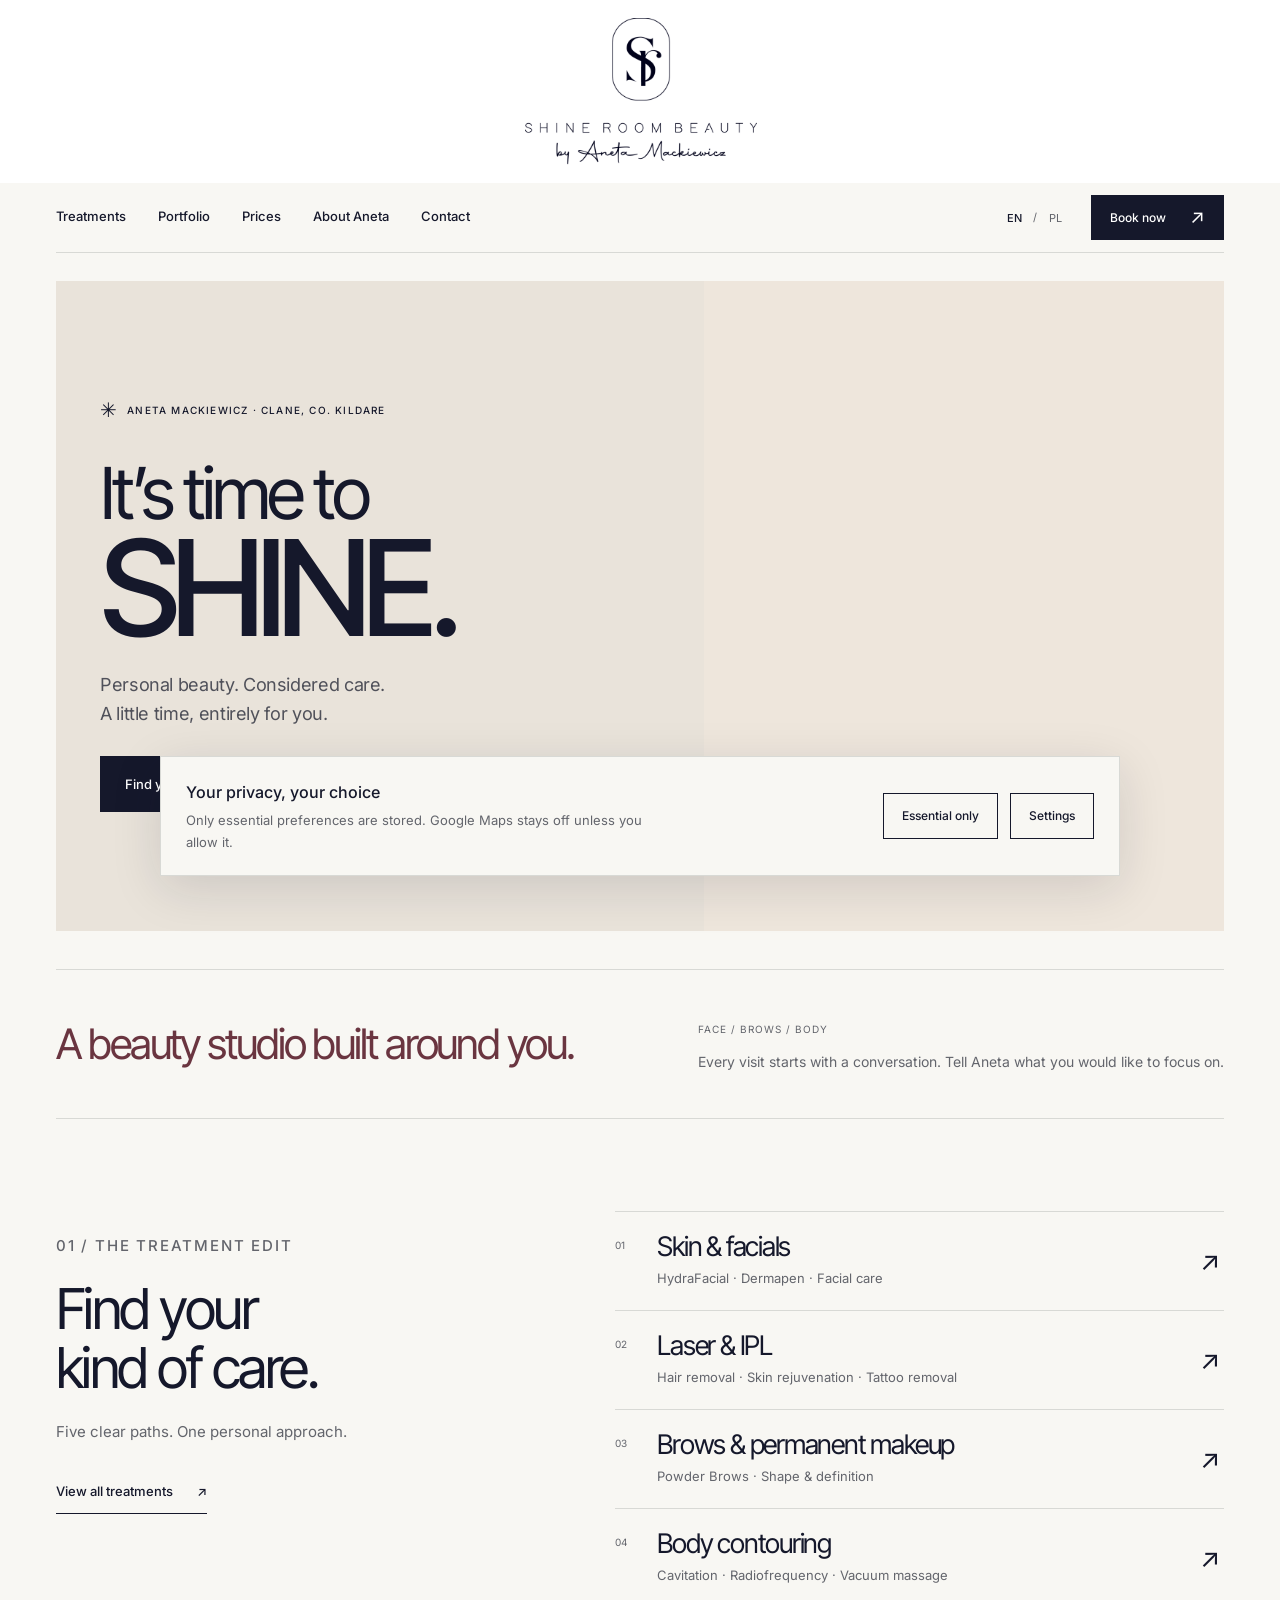
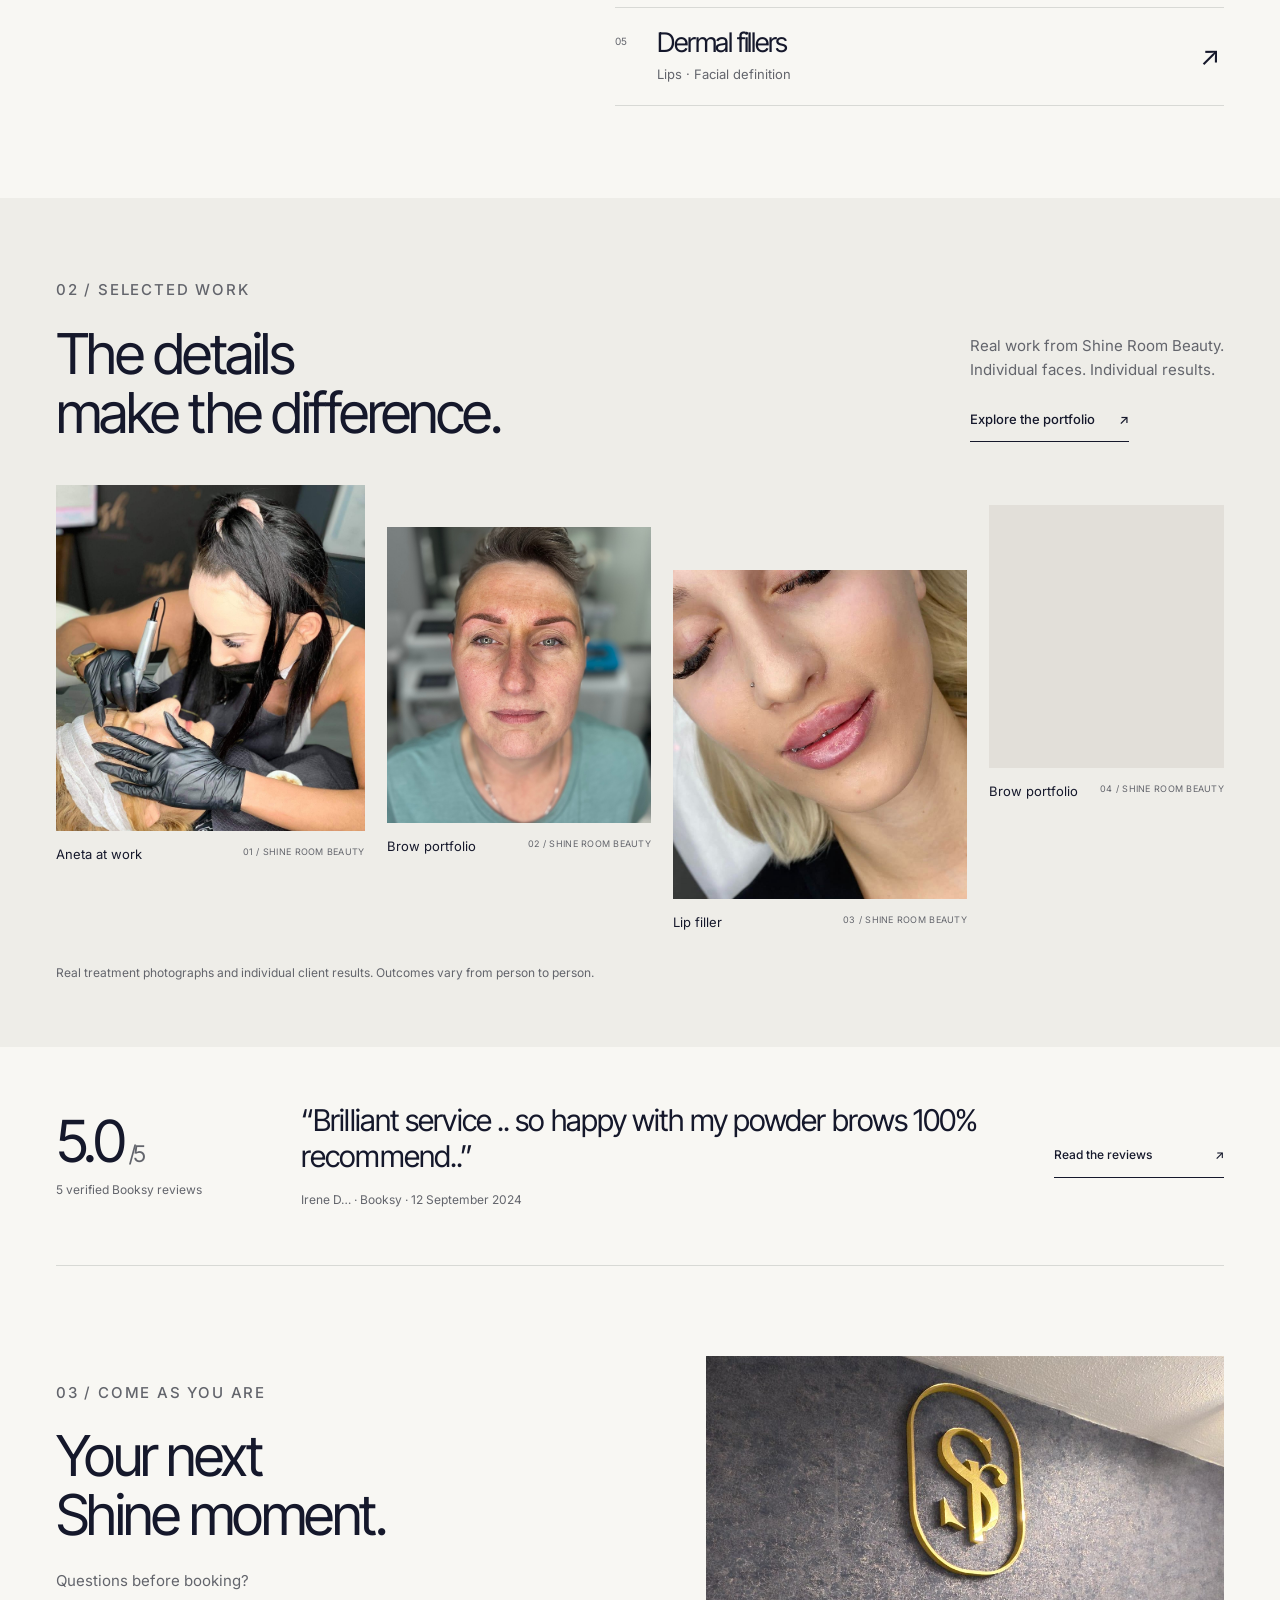
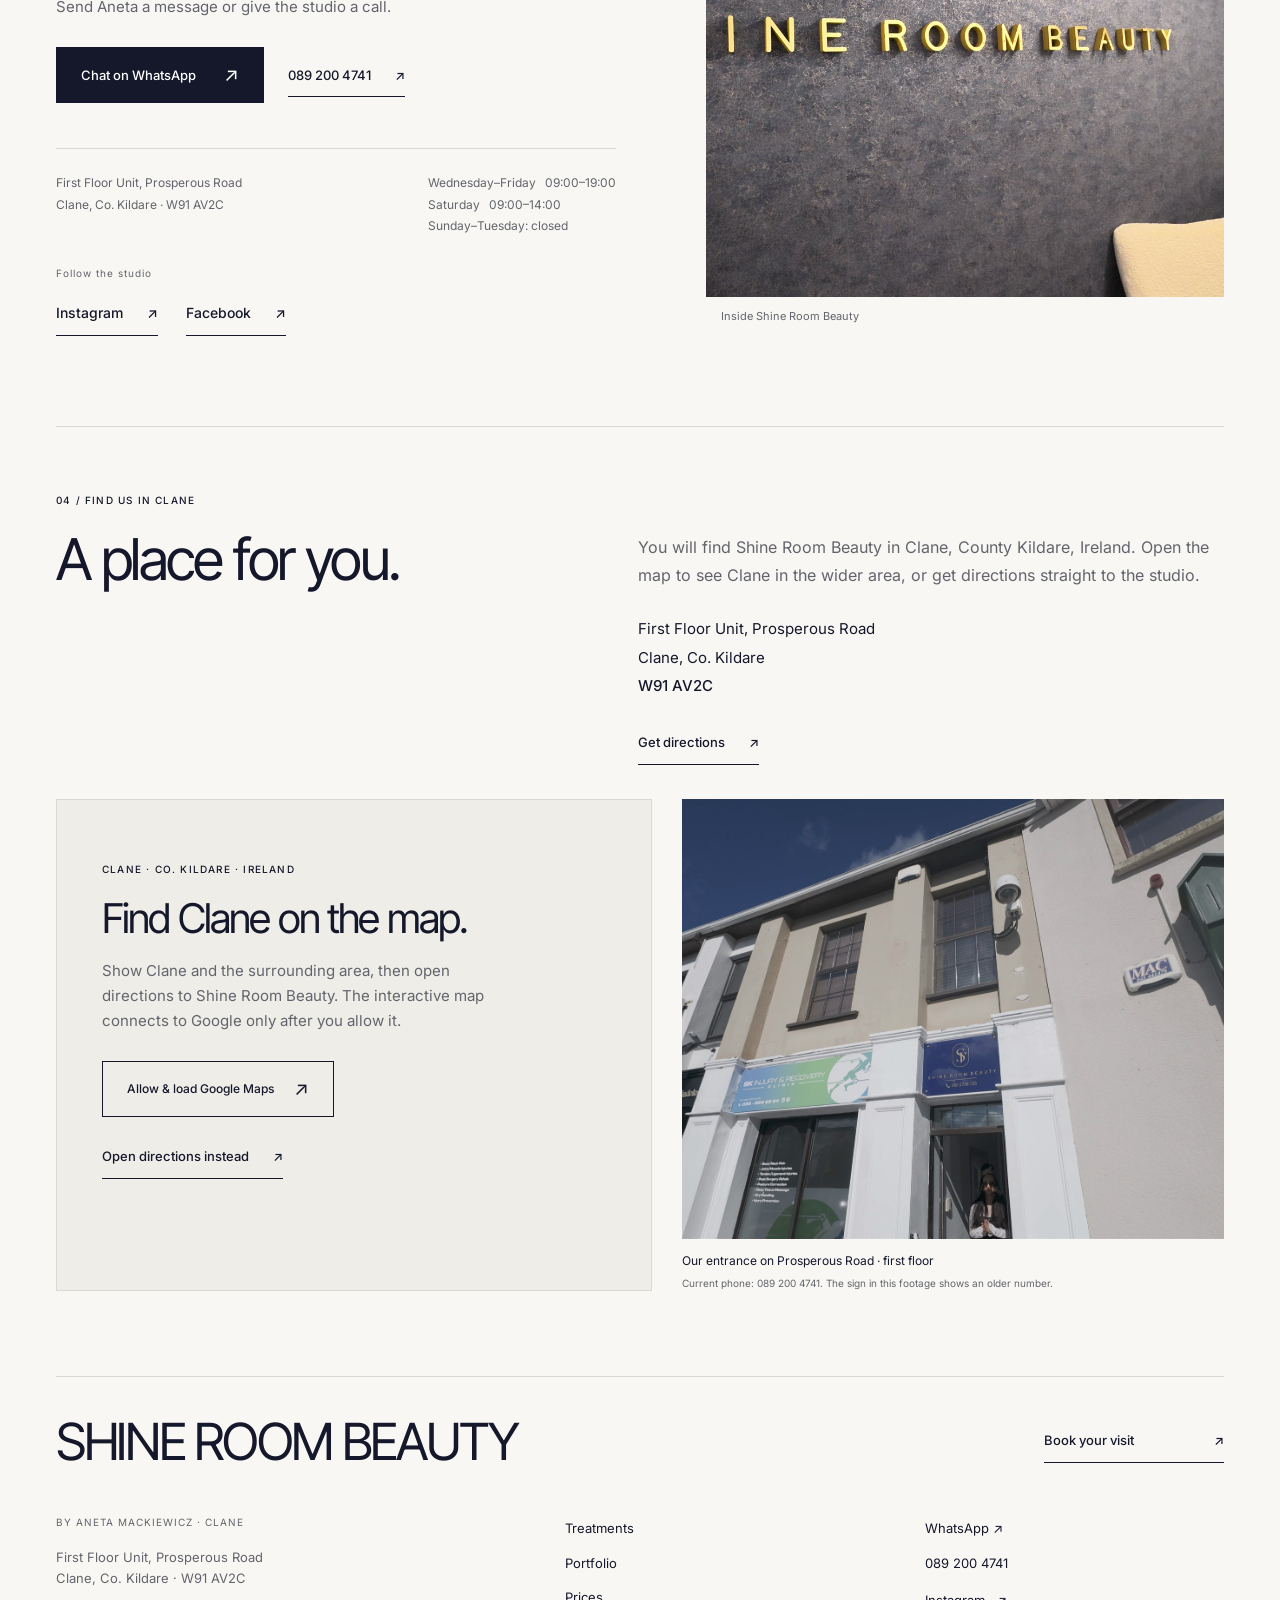
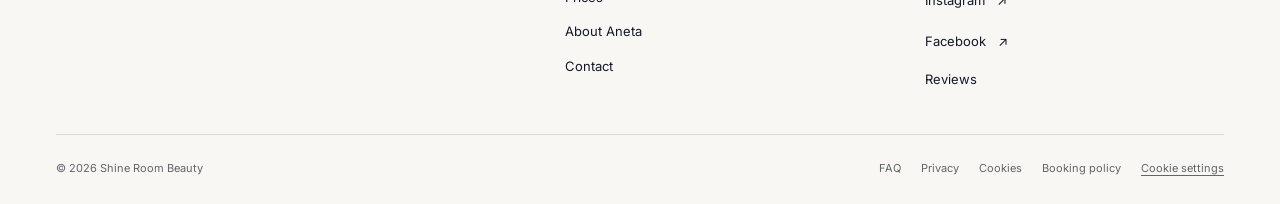
<file: index.html>
<!doctype html>
<html lang="en" class="" data-static-build="2026-11-15-v4"><head><meta name="robots" content="noindex, nofollow, noarchive"><meta charset="utf-8"><meta name="viewport" content="width=device-width,initial-scale=1"><meta name="theme-color" content="#f8f7f3"><meta name="description" content="Shine Room Beauty by Aneta Mackiewicz in Clane, Kildare. Skin, laser, Powder Brows and body treatments. Book on Booksy or contact Aneta on WhatsApp."><title>Shine Room Beauty | Beauty Salon Clane</title><link rel="stylesheet" href="styles.css?v=637212a84cc7"><script src="content.js?v=9ad624e4fc46" defer=""></script><script src="portfolio-data.js?v=a60f5c091fd8" defer=""></script><script src="script.js?v=f2a4ddb9be09" defer=""></script><script type="application/ld+json">{"@context":"https://schema.org","@type":"BeautySalon","name":"Shine Room Beauty by Aneta Mackiewicz","telephone":"+353892004741","address":{"@type":"PostalAddress","streetAddress":"First Floor Unit, Prosperous Road","addressLocality":"Clane","addressRegion":"Co. Kildare","postalCode":"W91 AV2C","addressCountry":"IE"},"areaServed":["Clane","Kildare"],"sameAs":["https://www.instagram.com/shine_room_beauty/"],"openingHoursSpecification":[{"@type":"OpeningHoursSpecification","dayOfWeek":["Wednesday","Thursday","Friday"],"opens":"09:00","closes":"19:00"},{"@type":"OpeningHoursSpecification","dayOfWeek":"Saturday","opens":"09:00","closes":"14:00"}]}</script></head>
<body data-title-en="Shine Room Beauty | Beauty Salon Clane" data-title-pl="Shine Room Beauty | Salon urody w Clane" data-description-en="Shine Room Beauty by Aneta Mackiewicz in Clane, Kildare. Skin, laser, Powder Brows and body treatments. Book on Booksy or contact Aneta on WhatsApp." data-description-pl="Shine Room Beauty Anety Mackiewicz w Clane, Kildare. Pielęgnacja skóry, laser, brwi pudrowe i zabiegi na ciało. Rezerwuj przez Booksy lub napisz na WhatsApp."><div id="site-shell"><a class="skip-link" href="#main-content"><span data-en="Skip to content" data-pl="Przejdź do treści">Skip to content</span></a><div class="brand-masthead"><a class="brand full-brand" href="index.html" aria-label="Shine Room Beauty by Aneta Mackiewicz"><span class="full-logo"><img src="assets/site/logo.png" alt="Shine Room Beauty by Aneta Mackiewicz" width="1600" height="1600" loading="lazy"></span></a></div><header class="site-header"><div class="header-inner section-wrap"><a class="mobile-home" href="index.html" data-aria-en="Home" data-aria-pl="Strona główna" aria-label="Home">SHINE ROOM</a><nav id="site-nav" aria-label="Primary navigation" data-aria-en="Primary navigation" data-aria-pl="Główna nawigacja"><a href="treatments.html"><span data-en="Treatments" data-pl="Zabiegi">Treatments</span></a><a href="gallery.html"><span data-en="Portfolio" data-pl="Portfolio">Portfolio</span></a><a href="prices.html"><span data-en="Prices" data-pl="Cennik">Prices</span></a><a href="about.html"><span data-en="About Aneta" data-pl="O Anecie">About Aneta</span></a><a href="contact.html"><span data-en="Contact" data-pl="Kontakt">Contact</span></a><div class="mobile-menu-tools"><div class="language-switch" role="group" data-aria-en="Language" data-aria-pl="Język" aria-label="Language"><button type="button" data-lang="en" class="active" aria-pressed="true">EN</button><span aria-hidden="true">/</span><button type="button" data-lang="pl" aria-pressed="false">PL</button></div><a class="button button-small" href="https://booksy.com/en-ie/9393_shine-room-beauty_other_52926_naas" target="_blank" rel="noopener"><span data-en="Book now" data-pl="Zarezerwuj">Book now</span><span aria-hidden="true">↗</span></a></div></nav><div class="header-actions"><div class="language-switch" role="group" data-aria-en="Language" data-aria-pl="Język" aria-label="Language"><button type="button" data-lang="en" class="active" aria-pressed="true">EN</button><span aria-hidden="true">/</span><button type="button" data-lang="pl" aria-pressed="false">PL</button></div><a class="button button-small" href="https://booksy.com/en-ie/9393_shine-room-beauty_other_52926_naas" target="_blank" rel="noopener"><span data-en="Book now" data-pl="Zarezerwuj">Book now</span><span aria-hidden="true">↗</span></a></div><button class="menu-button" type="button" aria-controls="site-nav" aria-expanded="false" aria-label="Open menu"><span></span><span></span></button></div></header></div><main id="main-content"><section class="hero section-wrap"><div class="hero-copy"><div class="eyebrow"><span class="small-cross" aria-hidden="true">✳</span><span>ANETA MACKIEWICZ · CLANE, CO. KILDARE</span></div><h1>It’s time to<br><span>SHINE.</span></h1><p class="hero-description"><span data-en="Personal beauty. Considered care." data-pl="Indywidualne piękno. Uważna pielęgnacja.">Personal beauty. Considered care.</span><br><span data-en="A little time, entirely for you." data-pl="Chwila tylko dla Ciebie.">A little time, entirely for you.</span></p><div class="hero-actions"><a class="button" href="https://booksy.com/en-ie/9393_shine-room-beauty_other_52926_naas" target="_blank" rel="noopener"><span data-en="Find your appointment" data-pl="Umów wizytę">Find your appointment</span><span aria-hidden="true">↗</span></a><a class="plain-link" href="treatments.html"><span data-en="Explore treatments" data-pl="Poznaj zabiegi">Explore treatments</span><span aria-hidden="true">↓</span></a></div><div class="studio-note"><div class="studio-image"><img src="assets/site/studio.jpg" alt="Inside Shine Room Beauty in Clane" data-alt-en="Inside Shine Room Beauty in Clane" data-alt-pl="Wnętrze Shine Room Beauty w Clane" width="2000" height="1125" loading="lazy"></div><div><span data-en="YOUR BEAUTY SPACE" data-pl="TWOJA PRZESTRZEŃ BEAUTY" class="micro-label">YOUR BEAUTY SPACE</span><p><span data-en="A personal studio." data-pl="Kameralne studio.">A personal studio.</span><br><span data-en="A warm welcome." data-pl="Ciepłe powitanie.">A warm welcome.</span></p><a href="about.html"><span data-en="Visit Shine Room" data-pl="Poznaj Shine Room">Visit Shine Room</span><span aria-hidden="true">↗</span></a></div></div></div><figure class="hero-portrait"><div class="portrait-crop"><img src="assets/site/aneta-portrait-v5.jpg" srcset="assets/site/aneta-portrait-v5-480.jpg 480w, assets/site/aneta-portrait-v5-800.jpg 800w, assets/site/aneta-portrait-v5.jpg 1122w" sizes="(max-width:700px) calc(100vw - 40px),520px" alt="Aneta Mackiewicz, founder of Shine Room Beauty" data-alt-en="Aneta Mackiewicz, founder of Shine Room Beauty" data-alt-pl="Aneta Mackiewicz, założycielka Shine Room Beauty" width="1122" height="1402" fetchpriority="high" decoding="async"></div><figcaption><span>ANETA MACKIEWICZ</span><span data-en="Your beauty, made personal." data-pl="Twoje piękno, indywidualnie.">Your beauty, made personal.</span></figcaption></figure></section>
<section class="intro-line section-wrap"><p><span data-en="A beauty studio built around" data-pl="Studio urody stworzone z myślą o">A beauty studio built around</span> <span data-en="you." data-pl="Tobie.">you.</span></p><div><span data-en="FACE / BROWS / BODY" data-pl="TWARZ / BRWI / CIAŁO" class="micro-label">FACE / BROWS / BODY</span><p><span data-en="Every visit starts with a conversation. Tell Aneta what you would like to focus on." data-pl="Każda wizyta zaczyna się od rozmowy. Powiedz Anecie, co jest dla Ciebie ważne.">Every visit starts with a conversation. Tell Aneta what you would like to focus on.</span></p></div></section>
<section class="treatments section-wrap"><div class="section-heading"><div><p data-en="01 / THE TREATMENT EDIT" data-pl="01 / ZABIEGI" class="eyebrow">01 / THE TREATMENT EDIT</p><h2><span data-en="Find your" data-pl="Wybierz swoją">Find your</span><br><span data-en="kind of care." data-pl="pielęgnację.">kind of care.</span></h2><p data-en="Five clear paths. One personal approach." data-pl="Pięć kierunków. Indywidualne podejście.">Five clear paths. One personal approach.</p><a class="plain-link" href="treatments.html"><span data-en="View all treatments" data-pl="Zobacz wszystkie zabiegi">View all treatments</span><span aria-hidden="true">↗</span></a></div><div class="treatment-list"><a href="treatments.html#skin-glow"><span class="number">01</span><div><h3 data-en="Skin &amp; facials" data-pl="Twarz i pielęgnacja">Skin &amp; facials</h3><p data-en="HydraFacial · Dermapen · Facial care" data-pl="HydraFacial · Dermapen · Pielęgnacja twarzy">HydraFacial · Dermapen · Facial care</p></div><span class="row-arrow" aria-hidden="true">↗</span></a><a href="treatments.html#laser-ipl"><span class="number">02</span><div><h3 data-en="Laser &amp; IPL" data-pl="Laser i IPL">Laser &amp; IPL</h3><p data-en="Hair removal · Skin rejuvenation · Tattoo removal" data-pl="Depilacja · Fotoodmładzanie · Usuwanie tatuażu">Hair removal · Skin rejuvenation · Tattoo removal</p></div><span class="row-arrow" aria-hidden="true">↗</span></a><a href="treatments.html#brows-features"><span class="number">03</span><div><h3 data-en="Brows &amp; permanent makeup" data-pl="Brwi i makijaż permanentny">Brows &amp; permanent makeup</h3><p data-en="Powder Brows · Shape &amp; definition" data-pl="Brwi pudrowe · Kształt i podkreślenie">Powder Brows · Shape &amp; definition</p></div><span class="row-arrow" aria-hidden="true">↗</span></a><a href="treatments.html#body-definition"><span class="number">04</span><div><h3 data-en="Body contouring" data-pl="Modelowanie sylwetki">Body contouring</h3><p data-en="Cavitation · Radiofrequency · Vacuum massage" data-pl="Kawitacja · Fale radiowe · Masaż próżniowy">Cavitation · Radiofrequency · Vacuum massage</p></div><span class="row-arrow" aria-hidden="true">↗</span></a><a href="treatments.html#dermal-fillers"><span class="number">05</span><div><h3 data-en="Dermal fillers" data-pl="Wypełniacze">Dermal fillers</h3><p data-en="Lips · Facial definition" data-pl="Usta · Podkreślenie rysów">Lips · Facial definition</p></div><span class="row-arrow" aria-hidden="true">↗</span></a></div></div></section>
<section class="portfolio"><div class="section-wrap"><div class="portfolio-heading"><div><p data-en="02 / SELECTED WORK" data-pl="02 / WYBRANE REALIZACJE" class="eyebrow">02 / SELECTED WORK</p><h2><span data-en="The details" data-pl="To detale">The details</span><br><span data-en="make the difference." data-pl="robią różnicę.">make the difference.</span></h2></div><div><p><span data-en="Real work from Shine Room Beauty." data-pl="Prawdziwe realizacje Shine Room Beauty.">Real work from Shine Room Beauty.</span><br><span data-en="Individual faces. Individual results." data-pl="Różne twarze. Indywidualne efekty.">Individual faces. Individual results.</span></p><a class="plain-link" href="gallery.html"><span data-en="Explore the portfolio" data-pl="Zobacz portfolio">Explore the portfolio</span><span aria-hidden="true">↗</span></a></div></div><div class="portfolio-grid home-portfolio" id="home-portfolio"><a class="portfolio-card" data-photo="brows-session-01" data-category="studio" aria-label="View image: Aneta at work" href="assets/site/new-2026-11/brow-treatment-aneta.jpg"><span class="work-image"><img src="assets/site/new-2026-11/brow-treatment-aneta.jpg" alt="Aneta at work" width="1536" height="2048" loading="lazy" decoding="async"></span><span class="work-caption"><span>Aneta at work</span><small>01 / SHINE ROOM BEAUTY</small></span></a><a class="portfolio-card" data-photo="brows-new-mint" data-category="brows" aria-label="View image: Brow portfolio" href="assets/site/new-2026-11/brows-client-mint.jpg"><span class="work-image"><img src="assets/site/new-2026-11/brows-client-mint.jpg" alt="Brow portfolio" width="900" height="1200" loading="lazy" decoding="async"></span><span class="work-caption"><span>Brow portfolio</span><small>02 / SHINE ROOM BEAUTY</small></span></a><a class="portfolio-card" data-photo="lips-01" data-category="lips" aria-label="View image: Lip filler" href="assets/site/portfolio/lips-01.jpeg"><span class="work-image"><img src="assets/site/portfolio/lips-01.jpeg" alt="Lip filler" width="1536" height="1024" loading="lazy" decoding="async"></span><span class="work-caption"><span>Lip filler</span><small>03 / SHINE ROOM BEAUTY</small></span></a><a class="portfolio-card" data-photo="brows-new-blonde" data-category="brows" aria-label="View image: Brow portfolio" href="assets/site/new-2026-11/brows-client-blonde.jpg"><span class="work-image"><img src="assets/site/new-2026-11/brows-client-blonde.jpg" alt="Brow portfolio" width="1200" height="1600" loading="lazy" decoding="async"></span><span class="work-caption"><span>Brow portfolio</span><small>04 / SHINE ROOM BEAUTY</small></span></a></div><p data-en="Real treatment photographs and individual client results. Outcomes vary from person to person." data-pl="Prawdziwe zdjęcia zabiegów i indywidualnych realizacji. Rezultaty mogą się różnić." class="results-note">Real treatment photographs and individual client results. Outcomes vary from person to person.</p></div></section>
<section class="review section-wrap"><div class="review-rating"><span>5.0<span>/5</span></span><p data-en="5 verified Booksy reviews" data-pl="5 zweryfikowanych opinii Booksy">5 verified Booksy reviews</p></div><blockquote><p data-en="“Brilliant service .. so happy with my powder brows 100% recommend..”" data-pl="„Świetna obsługa… Jestem bardzo zadowolona z brwi pudrowych, polecam w 100%.”">“Brilliant service .. so happy with my powder brows 100% recommend..”</p><cite data-en="Irene D… · Booksy · 12 September 2024" data-pl="Irene D… · Booksy · 12 września 2024 · tłumaczenie">Irene D… · Booksy · 12 September 2024</cite></blockquote><a class="plain-link" href="https://booksy.com/en-ie/9393_shine-room-beauty_other_52926_naas" target="_blank" rel="noopener"><span data-en="Read the reviews" data-pl="Przeczytaj opinie">Read the reviews</span><span aria-hidden="true">↗</span></a></section>
<section class="visit section-wrap"><div class="visit-copy"><p data-en="03 / COME AS YOU ARE" data-pl="03 / ZAPRASZAMY DO STUDIA" class="eyebrow">03 / COME AS YOU ARE</p><h2><span data-en="Your next" data-pl="Twój kolejny">Your next</span><br><span data-en="Shine moment." data-pl="Shine moment.">Shine moment.</span></h2><p><span data-en="Questions before booking?" data-pl="Masz pytanie przed rezerwacją?">Questions before booking?</span><br><span data-en="Send Aneta a message or give the studio a call." data-pl="Napisz do Anety lub zadzwoń do studia.">Send Aneta a message or give the studio a call.</span></p><div class="contact-actions"><a class="button" href="https://wa.me/353892004741" target="_blank" rel="noopener"><span data-en="Chat on WhatsApp" data-pl="Napisz na WhatsApp">Chat on WhatsApp</span><span aria-hidden="true">↗</span></a><a class="plain-link" href="tel:+353892004741">089 200 4741 <span aria-hidden="true">↗</span></a></div><div class="visit-details"><address>First Floor Unit, Prosperous Road<br>Clane, Co. Kildare · W91 AV2C</address><p><span data-en="Wednesday–Friday" data-pl="Środa–piątek">Wednesday–Friday</span> &nbsp; 09:00–19:00<br><span data-en="Saturday" data-pl="Sobota">Saturday</span> &nbsp; 09:00–14:00<br><span data-en="Sunday–Tuesday: closed" data-pl="Niedziela–wtorek: zamknięte">Sunday–Tuesday: closed</span></p></div><div class="studio-social"><p class="micro-label"><span data-en="Follow the studio" data-pl="Obserwuj salon">Follow the studio</span></p><div class="social-links"><a class="plain-link" data-social="instagram" href="https://www.instagram.com/shine_room_beauty/" target="_blank" rel="noopener noreferrer" data-aria-en="Instagram — Shine Room Beauty (opens in a new tab)" data-aria-pl="Instagram — Shine Room Beauty (otwiera się w nowej karcie)" aria-label="Instagram — Shine Room Beauty (opens in a new tab)">Instagram<span aria-hidden="true">↗</span></a><a class="plain-link" data-social="facebook" href="https://www.facebook.com/share/1KfqWJRtGH/" target="_blank" rel="noopener noreferrer" data-aria-en="Facebook — Shine Room Beauty (opens in a new tab)" data-aria-pl="Facebook — Shine Room Beauty (otwiera się w nowej karcie)" aria-label="Facebook — Shine Room Beauty (opens in a new tab)">Facebook<span aria-hidden="true">↗</span></a></div></div></div><div class="visit-photo"><img src="assets/site/studio-detail.jpg" alt="Shine Room Beauty logo in the studio" data-alt-en="Shine Room Beauty logo in the studio" data-alt-pl="Logo Shine Room Beauty we wnętrzu studia" width="1800" height="1013" loading="lazy"><p data-en="Inside Shine Room Beauty" data-pl="Wnętrze Shine Room Beauty" class="studio-photo-label">Inside Shine Room Beauty</p></div></section><section class="home-location section-wrap" aria-labelledby="home-location-title"><div class="location-intro"><p class="eyebrow"><span data-en="04 / FIND US IN CLANE" data-pl="04 / DOJAZD DO CLANE">04 / FIND US IN CLANE</span></p><h2 id="home-location-title"><span data-en="A place for you." data-pl="Miejsce dla Ciebie.">A place for you.</span></h2><p><span data-en="You will find Shine Room Beauty in Clane, County Kildare, Ireland. Open the map to see Clane in the wider area, or get directions straight to the studio." data-pl="Shine Room Beauty znajdziesz w Clane, w hrabstwie Kildare w Irlandii. Włącz mapę, żeby zobaczyć położenie Clane w okolicy, lub wyznacz trasę bezpośrednio do salonu.">You will find Shine Room Beauty in Clane, County Kildare, Ireland. Open the map to see Clane in the wider area, or get directions straight to the studio.</span></p><address>First Floor Unit, Prosperous Road<br>Clane, Co. Kildare<br><strong>W91 AV2C</strong></address><a class="plain-link" href="https://www.google.com/maps/dir/?api=1&amp;destination=Shine+Room+Beauty%2C+W91+AV2C%2C+Clane%2C+Ireland" target="_blank" rel="noopener"><span data-en="Get directions" data-pl="Wyznacz trasę">Get directions</span><span aria-hidden="true">↗</span></a></div><div class="arrival-grid"><div class="map-wrap" id="home-google-map" data-google-map=""><div class="map-placeholder"><p class="eyebrow">CLANE · CO. KILDARE · IRELAND</p><h3>Find Clane on the map.</h3><p>Show Clane and the surrounding area, then open directions to Shine Room Beauty. The interactive map connects to Google only after you allow it.</p><button class="button button-outline" type="button" data-load-map="">Allow &amp; load Google Maps<span aria-hidden="true">↗</span></button><a class="plain-link" href="https://www.google.com/maps/dir/?api=1&amp;destination=Shine+Room+Beauty%2C+W91+AV2C%2C+Clane%2C+Ireland" target="_blank" rel="noopener">Open directions instead<span aria-hidden="true">↗</span></a></div></div><figure class="exterior-photo"><img src="assets/site/studio-exterior.jpg" alt="The real Shine Room Beauty building and entrance on Prosperous Road, Clane" data-alt-en="The real Shine Room Beauty building and entrance on Prosperous Road, Clane" data-alt-pl="Prawdziwy budynek i wejście do Shine Room Beauty przy Prosperous Road w Clane" width="1800" height="1013" loading="lazy"><figcaption><span data-en="Our entrance on Prosperous Road · first floor" data-pl="Nasze wejście przy Prosperous Road · pierwsze piętro">Our entrance on Prosperous Road · first floor</span><small><span data-en="Current phone: 089 200 4741. The sign in this footage shows an older number." data-pl="Aktualny telefon: 089 200 4741. Szyld na nagraniu pokazuje wcześniejszy numer.">Current phone: 089 200 4741. The sign in this footage shows an older number.</span></small></figcaption></figure></div></section></main><div id="site-footer"><footer class="site-footer section-wrap"><div class="footer-top"><a class="footer-name" href="index.html">SHINE ROOM BEAUTY</a><a class="plain-link" href="https://booksy.com/en-ie/9393_shine-room-beauty_other_52926_naas" target="_blank" rel="noopener"><span data-en="Book your visit" data-pl="Zarezerwuj wizytę">Book your visit</span><span aria-hidden="true">↗</span></a></div><div class="footer-grid"><div><p class="micro-label">BY ANETA MACKIEWICZ · CLANE</p><address>First Floor Unit, Prosperous Road<br>Clane, Co. Kildare · W91 AV2C</address></div><div class="footer-links"><a href="treatments.html"><span data-en="Treatments" data-pl="Zabiegi">Treatments</span></a><a href="gallery.html"><span data-en="Portfolio" data-pl="Portfolio">Portfolio</span></a><a href="prices.html"><span data-en="Prices" data-pl="Cennik">Prices</span></a><a href="about.html"><span data-en="About Aneta" data-pl="O Anecie">About Aneta</span></a><a href="contact.html"><span data-en="Contact" data-pl="Kontakt">Contact</span></a></div><div class="footer-links"><a href="https://wa.me/353892004741" target="_blank" rel="noopener">WhatsApp ↗</a><a href="tel:+353892004741">089 200 4741</a><a class="" data-social="instagram" href="https://www.instagram.com/shine_room_beauty/" target="_blank" rel="noopener noreferrer" data-aria-en="Instagram — Shine Room Beauty (opens in a new tab)" data-aria-pl="Instagram — Shine Room Beauty (otwiera się w nowej karcie)" aria-label="Instagram — Shine Room Beauty (opens in a new tab)">Instagram<span aria-hidden="true">↗</span></a><a class="" data-social="facebook" href="https://www.facebook.com/share/1KfqWJRtGH/" target="_blank" rel="noopener noreferrer" data-aria-en="Facebook — Shine Room Beauty (opens in a new tab)" data-aria-pl="Facebook — Shine Room Beauty (otwiera się w nowej karcie)" aria-label="Facebook — Shine Room Beauty (opens in a new tab)">Facebook<span aria-hidden="true">↗</span></a><a href="reviews.html"><span data-en="Reviews" data-pl="Opinie">Reviews</span></a></div></div><div class="footer-bottom"><span>© 2026 Shine Room Beauty</span><div><a href="faq.html">FAQ</a><a href="privacy.html"><span data-en="Privacy" data-pl="Prywatność">Privacy</span></a><a href="cookies.html">Cookies</a><a href="booking-policy.html"><span data-en="Booking policy" data-pl="Zasady rezerwacji">Booking policy</span></a><button type="button" data-privacy-settings=""><span data-en="Cookie settings" data-pl="Ustawienia cookies">Cookie settings</span></button></div></div></footer><div class="mobile-contact"><a href="https://wa.me/353892004741" target="_blank" rel="noopener">WhatsApp <span aria-hidden="true">↗</span></a><a href="tel:+353892004741"><span data-en="Call the studio" data-pl="Zadzwoń">Call the studio</span><span aria-hidden="true">↗</span></a></div><aside class="cookie-banner" id="cookie-banner" hidden=""><div><strong><span data-en="Your privacy, your choice" data-pl="Twoja prywatność, Twój wybór">Your privacy, your choice</span></strong><p><span data-en="Only essential preferences are stored. Google Maps stays off unless you allow it." data-pl="Zapisujemy tylko niezbędne preferencje. Mapy Google pozostają wyłączone, dopóki na nie nie zezwolisz.">Only essential preferences are stored. Google Maps stays off unless you allow it.</span></p></div><div class="cookie-actions"><button class="button button-outline" type="button" data-cookie-essential=""><span data-en="Essential only" data-pl="Tylko niezbędne">Essential only</span></button><button class="button button-outline" type="button" data-privacy-settings=""><span data-en="Settings" data-pl="Ustawienia">Settings</span></button></div></aside><dialog class="privacy-dialog" id="privacy-dialog" aria-labelledby="privacy-title"><form method="dialog"><button class="dialog-close" value="close" aria-label="Close" data-aria-en="Close" data-aria-pl="Zamknij">×</button><p class="eyebrow"><span data-en="Privacy preferences" data-pl="Preferencje prywatności">Privacy preferences</span></p><h2 id="privacy-title"><span data-en="Make yourself comfortable." data-pl="Zdecyduj po swojemu.">Make yourself comfortable.</span></h2><p><span data-en="This site has no advertising or analytics. Your language and privacy choices are stored on this device." data-pl="Ta strona nie używa reklam ani analityki. Wybór języka i prywatności zapisujemy na tym urządzeniu.">This site has no advertising or analytics. Your language and privacy choices are stored on this device.</span></p><label class="privacy-toggle"><input type="checkbox" id="map-consent"><span><strong>Google Maps</strong><small data-en="Allow the embedded map. Google may process information under its own privacy policy." data-pl="Zezwól na osadzoną mapę. Google może przetwarzać informacje zgodnie ze swoją polityką prywatności.">Allow the embedded map. Google may process information under its own privacy policy.</small></span></label><a class="plain-link" href="cookies.html"><span data-en="Read the cookies policy" data-pl="Przeczytaj politykę cookies">Read the cookies policy</span><span aria-hidden="true">↗</span></a><button class="button" type="button" id="save-privacy"><span data-en="Save preferences" data-pl="Zapisz preferencje">Save preferences</span><span aria-hidden="true">↗</span></button></form></dialog><dialog class="lightbox" id="lightbox" aria-labelledby="lightbox-title"><button class="dialog-close" type="button" data-close-lightbox="" aria-label="Close image" data-aria-en="Close image" data-aria-pl="Zamknij zdjęcie">×</button><div class="lightbox-image"></div><div class="lightbox-caption"><h2 id="lightbox-title"></h2><p id="lightbox-description"></p></div><div class="lightbox-controls"><button type="button" data-photo-prev="" aria-label="Previous image" data-aria-en="Previous image" data-aria-pl="Poprzednie zdjęcie">←</button><span id="photo-count"></span><button type="button" data-photo-next="" aria-label="Next image" data-aria-en="Next image" data-aria-pl="Następne zdjęcie">→</button></div></dialog></div><noscript><p class="section-wrap page-section">For the complete treatment menu and reservations, <a href="https://booksy.com/en-ie/9393_shine-room-beauty_other_52926_naas">open Booksy</a>. Call <a href="tel:+353892004741">089 200 4741</a> or <a href="https://wa.me/353892004741">contact Aneta on WhatsApp</a>.</p></noscript>










</body></html>
</file>
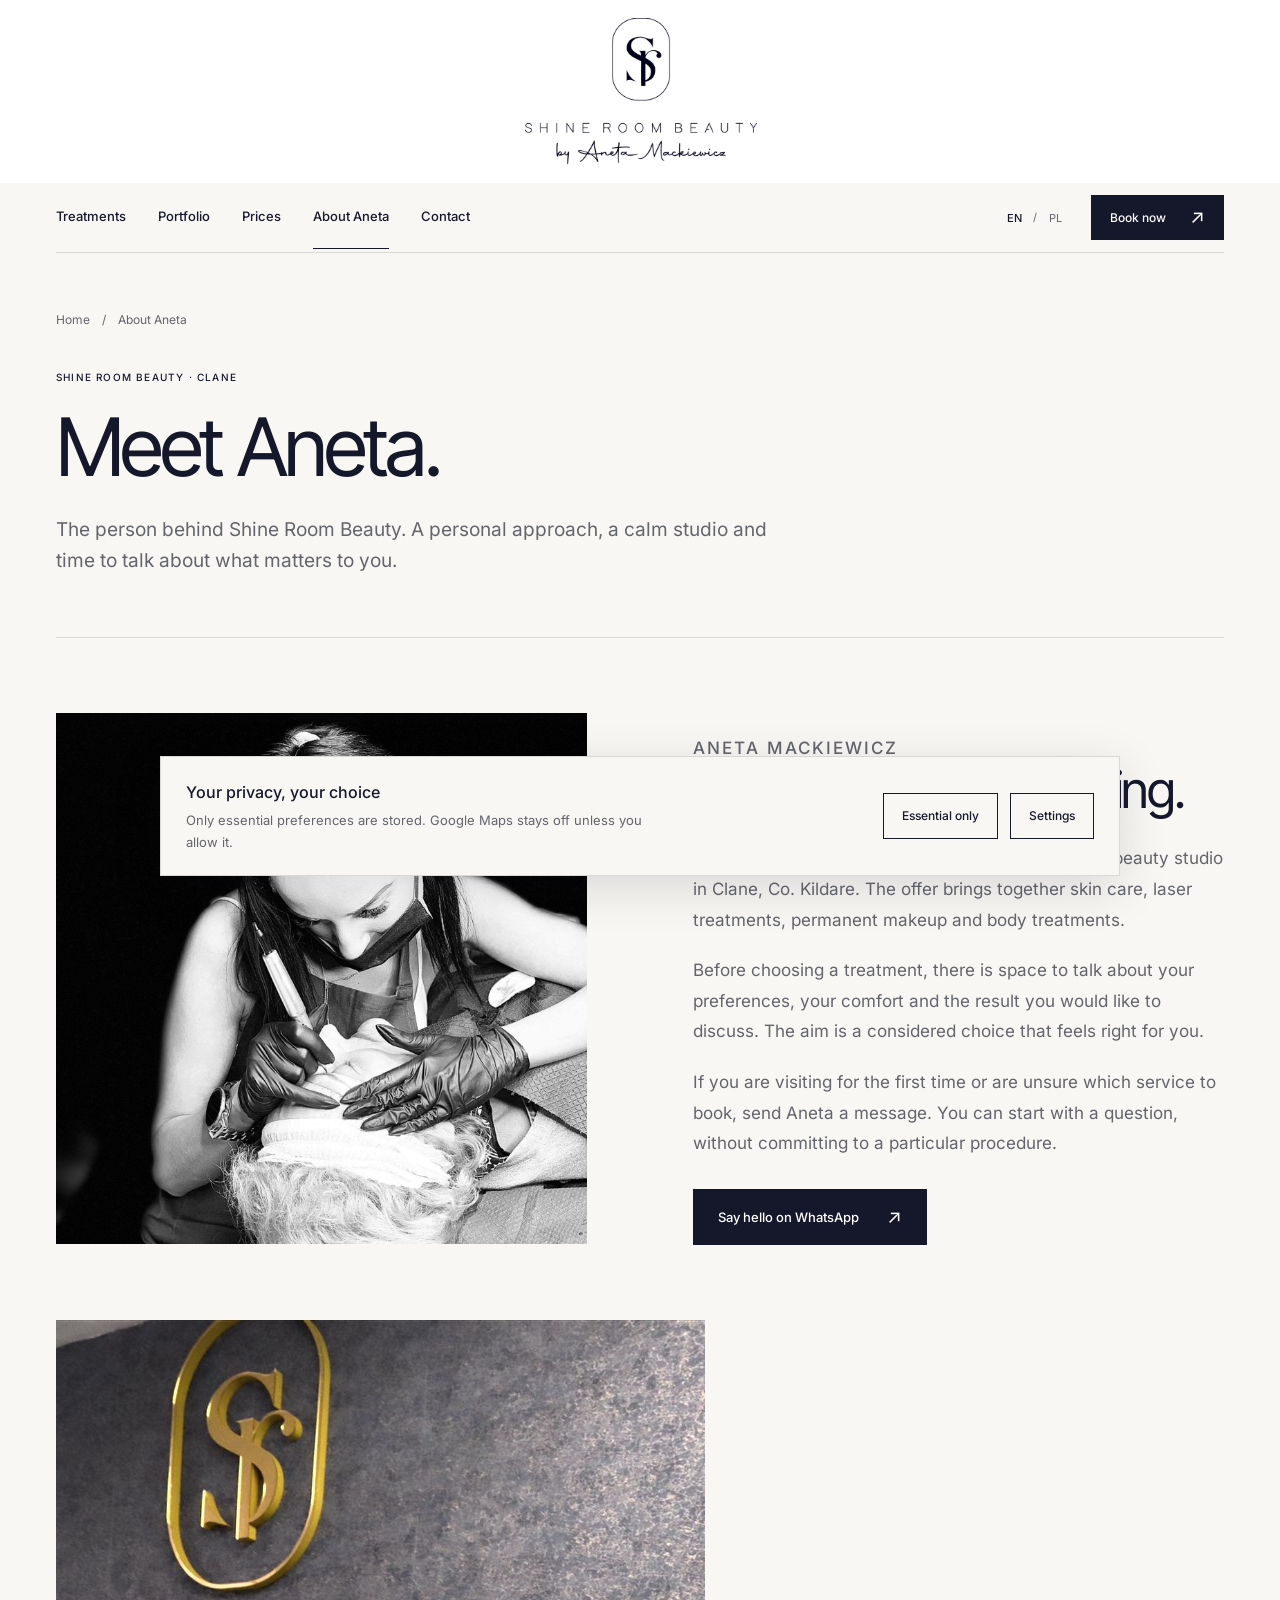
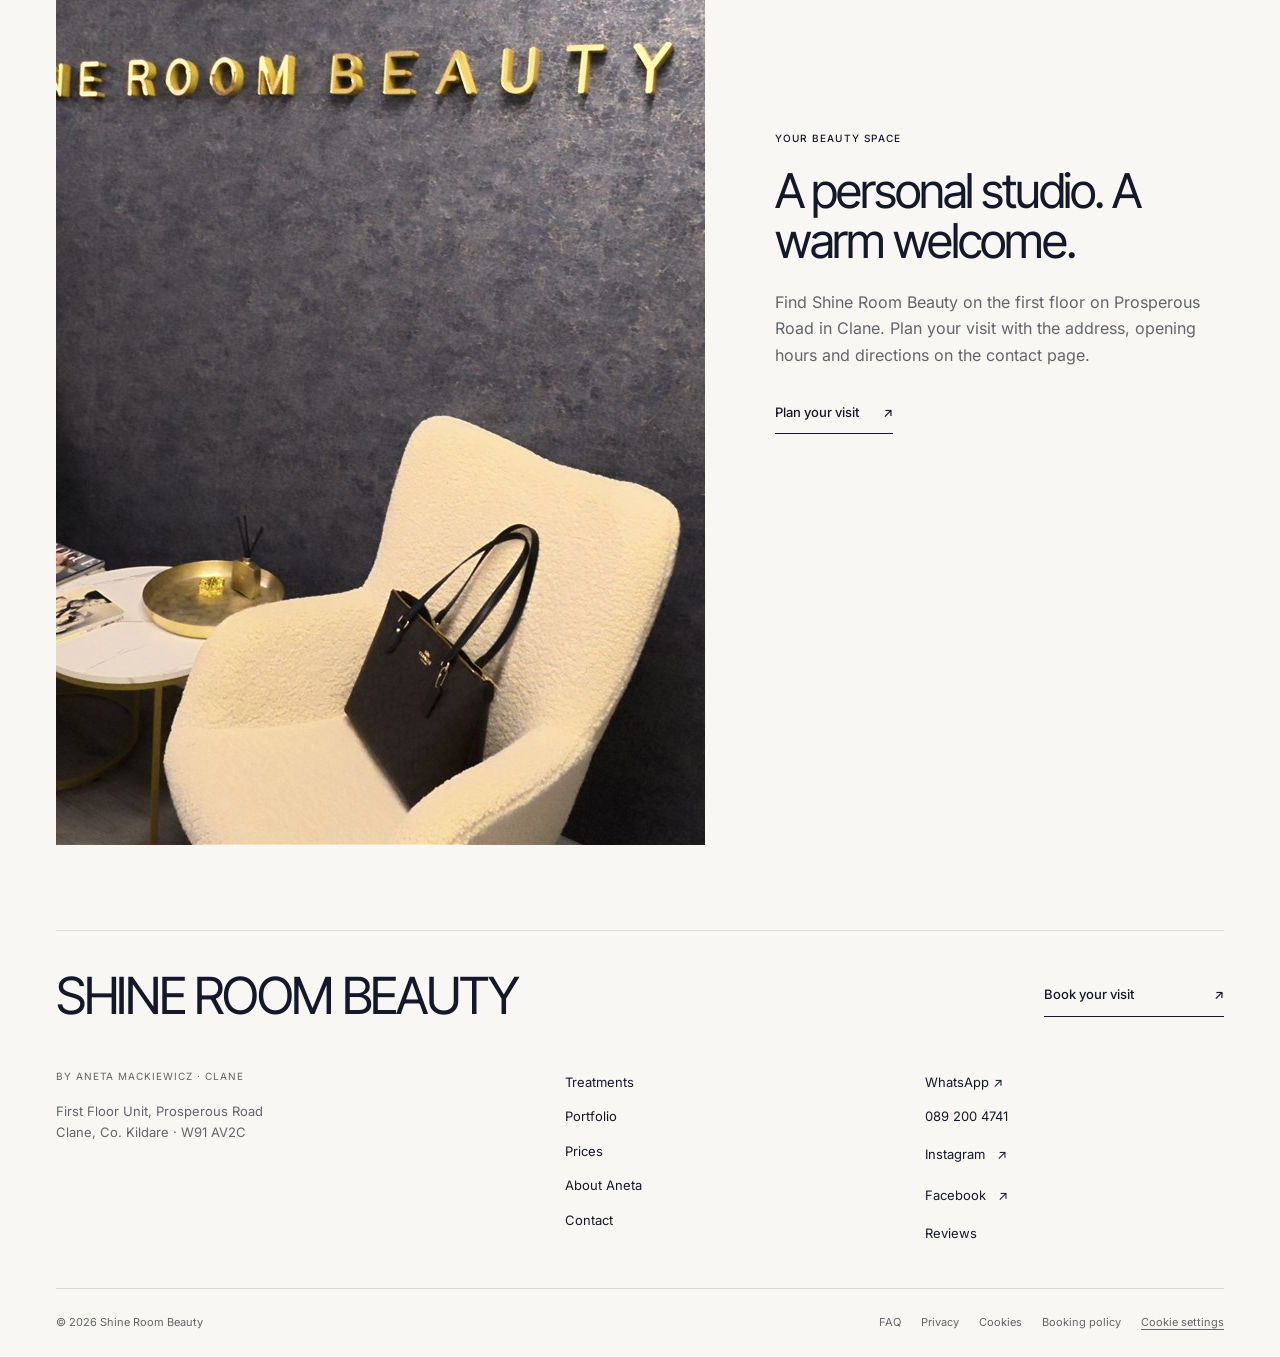
<file: about.html>
<!doctype html>
<html lang="en" class="" data-static-build="2026-11-15-v4"><head><meta name="robots" content="noindex, nofollow, noarchive"><meta charset="utf-8"><meta name="viewport" content="width=device-width,initial-scale=1"><meta name="theme-color" content="#f8f7f3"><meta name="description" content="Meet Aneta Mackiewicz and her personal beauty studio on Prosperous Road in Clane, Co. Kildare."><title>About Aneta | Shine Room Beauty Clane</title><link rel="stylesheet" href="styles.css?v=637212a84cc7"><script src="content.js?v=9ad624e4fc46" defer=""></script><script src="portfolio-data.js?v=a60f5c091fd8" defer=""></script><script src="script.js?v=f2a4ddb9be09" defer=""></script></head>
<body data-title-en="About Aneta | Shine Room Beauty Clane" data-title-pl="O Anecie | Shine Room Beauty Clane" data-description-en="Meet Aneta Mackiewicz and her personal beauty studio on Prosperous Road in Clane, Co. Kildare." data-description-pl="Poznaj Anetę Mackiewicz i jej kameralne studio urody przy Prosperous Road w Clane, Kildare."><div id="site-shell"><a class="skip-link" href="#main-content"><span data-en="Skip to content" data-pl="Przejdź do treści">Skip to content</span></a><div class="brand-masthead"><a class="brand full-brand" href="index.html" aria-label="Shine Room Beauty by Aneta Mackiewicz"><span class="full-logo"><img src="assets/site/logo.png" alt="Shine Room Beauty by Aneta Mackiewicz" width="1600" height="1600" loading="lazy"></span></a></div><header class="site-header"><div class="header-inner section-wrap"><a class="mobile-home" href="index.html" data-aria-en="Home" data-aria-pl="Strona główna" aria-label="Home">SHINE ROOM</a><nav id="site-nav" aria-label="Primary navigation" data-aria-en="Primary navigation" data-aria-pl="Główna nawigacja"><a href="treatments.html"><span data-en="Treatments" data-pl="Zabiegi">Treatments</span></a><a href="gallery.html"><span data-en="Portfolio" data-pl="Portfolio">Portfolio</span></a><a href="prices.html"><span data-en="Prices" data-pl="Cennik">Prices</span></a><a href="about.html" aria-current="page"><span data-en="About Aneta" data-pl="O Anecie">About Aneta</span></a><a href="contact.html"><span data-en="Contact" data-pl="Kontakt">Contact</span></a><div class="mobile-menu-tools"><div class="language-switch" role="group" data-aria-en="Language" data-aria-pl="Język" aria-label="Language"><button type="button" data-lang="en" class="active" aria-pressed="true">EN</button><span aria-hidden="true">/</span><button type="button" data-lang="pl" aria-pressed="false">PL</button></div><a class="button button-small" href="https://booksy.com/en-ie/9393_shine-room-beauty_other_52926_naas" target="_blank" rel="noopener"><span data-en="Book now" data-pl="Zarezerwuj">Book now</span><span aria-hidden="true">↗</span></a></div></nav><div class="header-actions"><div class="language-switch" role="group" data-aria-en="Language" data-aria-pl="Język" aria-label="Language"><button type="button" data-lang="en" class="active" aria-pressed="true">EN</button><span aria-hidden="true">/</span><button type="button" data-lang="pl" aria-pressed="false">PL</button></div><a class="button button-small" href="https://booksy.com/en-ie/9393_shine-room-beauty_other_52926_naas" target="_blank" rel="noopener"><span data-en="Book now" data-pl="Zarezerwuj">Book now</span><span aria-hidden="true">↗</span></a></div><button class="menu-button" type="button" aria-controls="site-nav" aria-expanded="false" aria-label="Open menu"><span></span><span></span></button></div></header></div><main id="main-content"><section class="page-heading section-wrap"><div class="breadcrumb"><a href="index.html"><span data-en="Home" data-pl="Strona główna">Home</span></a><span>/</span><span data-en="About Aneta" data-pl="O Anecie">About Aneta</span></div><p data-en="SHINE ROOM BEAUTY · CLANE" data-pl="SHINE ROOM BEAUTY · CLANE" class="eyebrow">SHINE ROOM BEAUTY · CLANE</p><h1 data-en="Meet Aneta." data-pl="Poznaj Anetę.">Meet Aneta.</h1><p data-en="The person behind Shine Room Beauty. A personal approach, a calm studio and time to talk about what matters to you." data-pl="Osoba stojąca za Shine Room Beauty. Indywidualne podejście, kameralne studio i czas na rozmowę o tym, co dla Ciebie ważne." class="lead">The person behind Shine Room Beauty. A personal approach, a calm studio and time to talk about what matters to you.</p></section><section class="page-section section-wrap about-grid"><div class="about-photo"><img src="assets/site/new-2026-11/brow-treatment-aneta-bw.jpg" alt="Aneta performing brow permanent makeup" data-alt-en="Aneta performing brow permanent makeup" data-alt-pl="Aneta podczas wykonywania makijażu permanentnego brwi" width="1536" height="2048" fetchpriority="high" decoding="async"></div><div class="about-copy"><p class="eyebrow">ANETA MACKIEWICZ</p><h2 data-en="Care starts with listening." data-pl="Pielęgnacja zaczyna się od rozmowy.">Care starts with listening.</h2><p data-en="Shine Room Beauty is Aneta Mackiewicz’s personal beauty studio in Clane, Co. Kildare. The offer brings together skin care, laser treatments, permanent makeup and body treatments." data-pl="Shine Room Beauty to kameralne studio urody Anety Mackiewicz w Clane, w hrabstwie Kildare. Oferta obejmuje pielęgnację skóry, zabiegi laserowe, makijaż permanentny i zabiegi na ciało.">Shine Room Beauty is Aneta Mackiewicz’s personal beauty studio in Clane, Co. Kildare. The offer brings together skin care, laser treatments, permanent makeup and body treatments.</p><p data-en="Before choosing a treatment, there is space to talk about your preferences, your comfort and the result you would like to discuss. The aim is a considered choice that feels right for you." data-pl="Przed wyborem zabiegu jest czas na omówienie Twoich oczekiwań, komfortu i efektu, o którym chcesz porozmawiać. Liczy się przemyślany wybór, dopasowany do Ciebie.">Before choosing a treatment, there is space to talk about your preferences, your comfort and the result you would like to discuss. The aim is a considered choice that feels right for you.</p><p data-en="If you are visiting for the first time or are unsure which service to book, send Aneta a message. You can start with a question, without committing to a particular procedure." data-pl="Jeśli przychodzisz po raz pierwszy lub nie wiesz, jaką usługę wybrać, napisz do Anety. Możesz zacząć od pytania, bez decydowania się od razu na konkretny zabieg.">If you are visiting for the first time or are unsure which service to book, send Aneta a message. You can start with a question, without committing to a particular procedure.</p><a class="button" href="https://wa.me/353892004741" target="_blank" rel="noopener"><span data-en="Say hello on WhatsApp" data-pl="Napisz do Anety">Say hello on WhatsApp</span><span aria-hidden="true">↗</span></a></div></section><section class="studio-feature section-wrap"><img src="assets/site/studio.jpg" alt="Shine Room Beauty studio in Clane" data-alt-en="Shine Room Beauty studio in Clane" data-alt-pl="Studio Shine Room Beauty w Clane" width="2000" height="1125" loading="lazy"><div><p data-en="YOUR BEAUTY SPACE" data-pl="TWOJA PRZESTRZEŃ BEAUTY" class="eyebrow">YOUR BEAUTY SPACE</p><h2 data-en="A personal studio. A warm welcome." data-pl="Kameralne studio. Ciepłe powitanie.">A personal studio. A warm welcome.</h2><p data-en="Find Shine Room Beauty on the first floor on Prosperous Road in Clane. Plan your visit with the address, opening hours and directions on the contact page." data-pl="Shine Room Beauty znajdziesz na pierwszym piętrze przy Prosperous Road w Clane. Adres, godziny otwarcia i wskazówki dojazdu pomogą Ci zaplanować wizytę.">Find Shine Room Beauty on the first floor on Prosperous Road in Clane. Plan your visit with the address, opening hours and directions on the contact page.</p><a class="plain-link" href="contact.html"><span data-en="Plan your visit" data-pl="Zaplanuj wizytę">Plan your visit</span><span aria-hidden="true">↗</span></a></div></section></main><div id="site-footer"><footer class="site-footer section-wrap"><div class="footer-top"><a class="footer-name" href="index.html">SHINE ROOM BEAUTY</a><a class="plain-link" href="https://booksy.com/en-ie/9393_shine-room-beauty_other_52926_naas" target="_blank" rel="noopener"><span data-en="Book your visit" data-pl="Zarezerwuj wizytę">Book your visit</span><span aria-hidden="true">↗</span></a></div><div class="footer-grid"><div><p class="micro-label">BY ANETA MACKIEWICZ · CLANE</p><address>First Floor Unit, Prosperous Road<br>Clane, Co. Kildare · W91 AV2C</address></div><div class="footer-links"><a href="treatments.html"><span data-en="Treatments" data-pl="Zabiegi">Treatments</span></a><a href="gallery.html"><span data-en="Portfolio" data-pl="Portfolio">Portfolio</span></a><a href="prices.html"><span data-en="Prices" data-pl="Cennik">Prices</span></a><a href="about.html" aria-current="page"><span data-en="About Aneta" data-pl="O Anecie">About Aneta</span></a><a href="contact.html"><span data-en="Contact" data-pl="Kontakt">Contact</span></a></div><div class="footer-links"><a href="https://wa.me/353892004741" target="_blank" rel="noopener">WhatsApp ↗</a><a href="tel:+353892004741">089 200 4741</a><a class="" data-social="instagram" href="https://www.instagram.com/shine_room_beauty/" target="_blank" rel="noopener noreferrer" data-aria-en="Instagram — Shine Room Beauty (opens in a new tab)" data-aria-pl="Instagram — Shine Room Beauty (otwiera się w nowej karcie)" aria-label="Instagram — Shine Room Beauty (opens in a new tab)">Instagram<span aria-hidden="true">↗</span></a><a class="" data-social="facebook" href="https://www.facebook.com/share/1KfqWJRtGH/" target="_blank" rel="noopener noreferrer" data-aria-en="Facebook — Shine Room Beauty (opens in a new tab)" data-aria-pl="Facebook — Shine Room Beauty (otwiera się w nowej karcie)" aria-label="Facebook — Shine Room Beauty (opens in a new tab)">Facebook<span aria-hidden="true">↗</span></a><a href="reviews.html"><span data-en="Reviews" data-pl="Opinie">Reviews</span></a></div></div><div class="footer-bottom"><span>© 2026 Shine Room Beauty</span><div><a href="faq.html">FAQ</a><a href="privacy.html"><span data-en="Privacy" data-pl="Prywatność">Privacy</span></a><a href="cookies.html">Cookies</a><a href="booking-policy.html"><span data-en="Booking policy" data-pl="Zasady rezerwacji">Booking policy</span></a><button type="button" data-privacy-settings=""><span data-en="Cookie settings" data-pl="Ustawienia cookies">Cookie settings</span></button></div></div></footer><div class="mobile-contact"><a href="https://wa.me/353892004741" target="_blank" rel="noopener">WhatsApp <span aria-hidden="true">↗</span></a><a href="tel:+353892004741"><span data-en="Call the studio" data-pl="Zadzwoń">Call the studio</span><span aria-hidden="true">↗</span></a></div><aside class="cookie-banner" id="cookie-banner" hidden=""><div><strong><span data-en="Your privacy, your choice" data-pl="Twoja prywatność, Twój wybór">Your privacy, your choice</span></strong><p><span data-en="Only essential preferences are stored. Google Maps stays off unless you allow it." data-pl="Zapisujemy tylko niezbędne preferencje. Mapy Google pozostają wyłączone, dopóki na nie nie zezwolisz.">Only essential preferences are stored. Google Maps stays off unless you allow it.</span></p></div><div class="cookie-actions"><button class="button button-outline" type="button" data-cookie-essential=""><span data-en="Essential only" data-pl="Tylko niezbędne">Essential only</span></button><button class="button button-outline" type="button" data-privacy-settings=""><span data-en="Settings" data-pl="Ustawienia">Settings</span></button></div></aside><dialog class="privacy-dialog" id="privacy-dialog" aria-labelledby="privacy-title"><form method="dialog"><button class="dialog-close" value="close" aria-label="Close" data-aria-en="Close" data-aria-pl="Zamknij">×</button><p class="eyebrow"><span data-en="Privacy preferences" data-pl="Preferencje prywatności">Privacy preferences</span></p><h2 id="privacy-title"><span data-en="Make yourself comfortable." data-pl="Zdecyduj po swojemu.">Make yourself comfortable.</span></h2><p><span data-en="This site has no advertising or analytics. Your language and privacy choices are stored on this device." data-pl="Ta strona nie używa reklam ani analityki. Wybór języka i prywatności zapisujemy na tym urządzeniu.">This site has no advertising or analytics. Your language and privacy choices are stored on this device.</span></p><label class="privacy-toggle"><input type="checkbox" id="map-consent"><span><strong>Google Maps</strong><small data-en="Allow the embedded map. Google may process information under its own privacy policy." data-pl="Zezwól na osadzoną mapę. Google może przetwarzać informacje zgodnie ze swoją polityką prywatności.">Allow the embedded map. Google may process information under its own privacy policy.</small></span></label><a class="plain-link" href="cookies.html"><span data-en="Read the cookies policy" data-pl="Przeczytaj politykę cookies">Read the cookies policy</span><span aria-hidden="true">↗</span></a><button class="button" type="button" id="save-privacy"><span data-en="Save preferences" data-pl="Zapisz preferencje">Save preferences</span><span aria-hidden="true">↗</span></button></form></dialog><dialog class="lightbox" id="lightbox" aria-labelledby="lightbox-title"><button class="dialog-close" type="button" data-close-lightbox="" aria-label="Close image" data-aria-en="Close image" data-aria-pl="Zamknij zdjęcie">×</button><div class="lightbox-image"></div><div class="lightbox-caption"><h2 id="lightbox-title"></h2><p id="lightbox-description"></p></div><div class="lightbox-controls"><button type="button" data-photo-prev="" aria-label="Previous image" data-aria-en="Previous image" data-aria-pl="Poprzednie zdjęcie">←</button><span id="photo-count"></span><button type="button" data-photo-next="" aria-label="Next image" data-aria-en="Next image" data-aria-pl="Następne zdjęcie">→</button></div></dialog></div><noscript><p class="section-wrap page-section">For the complete treatment menu and reservations, <a href="https://booksy.com/en-ie/9393_shine-room-beauty_other_52926_naas">open Booksy</a>. Call <a href="tel:+353892004741">089 200 4741</a> or <a href="https://wa.me/353892004741">contact Aneta on WhatsApp</a>.</p></noscript>








</body></html>
</file>
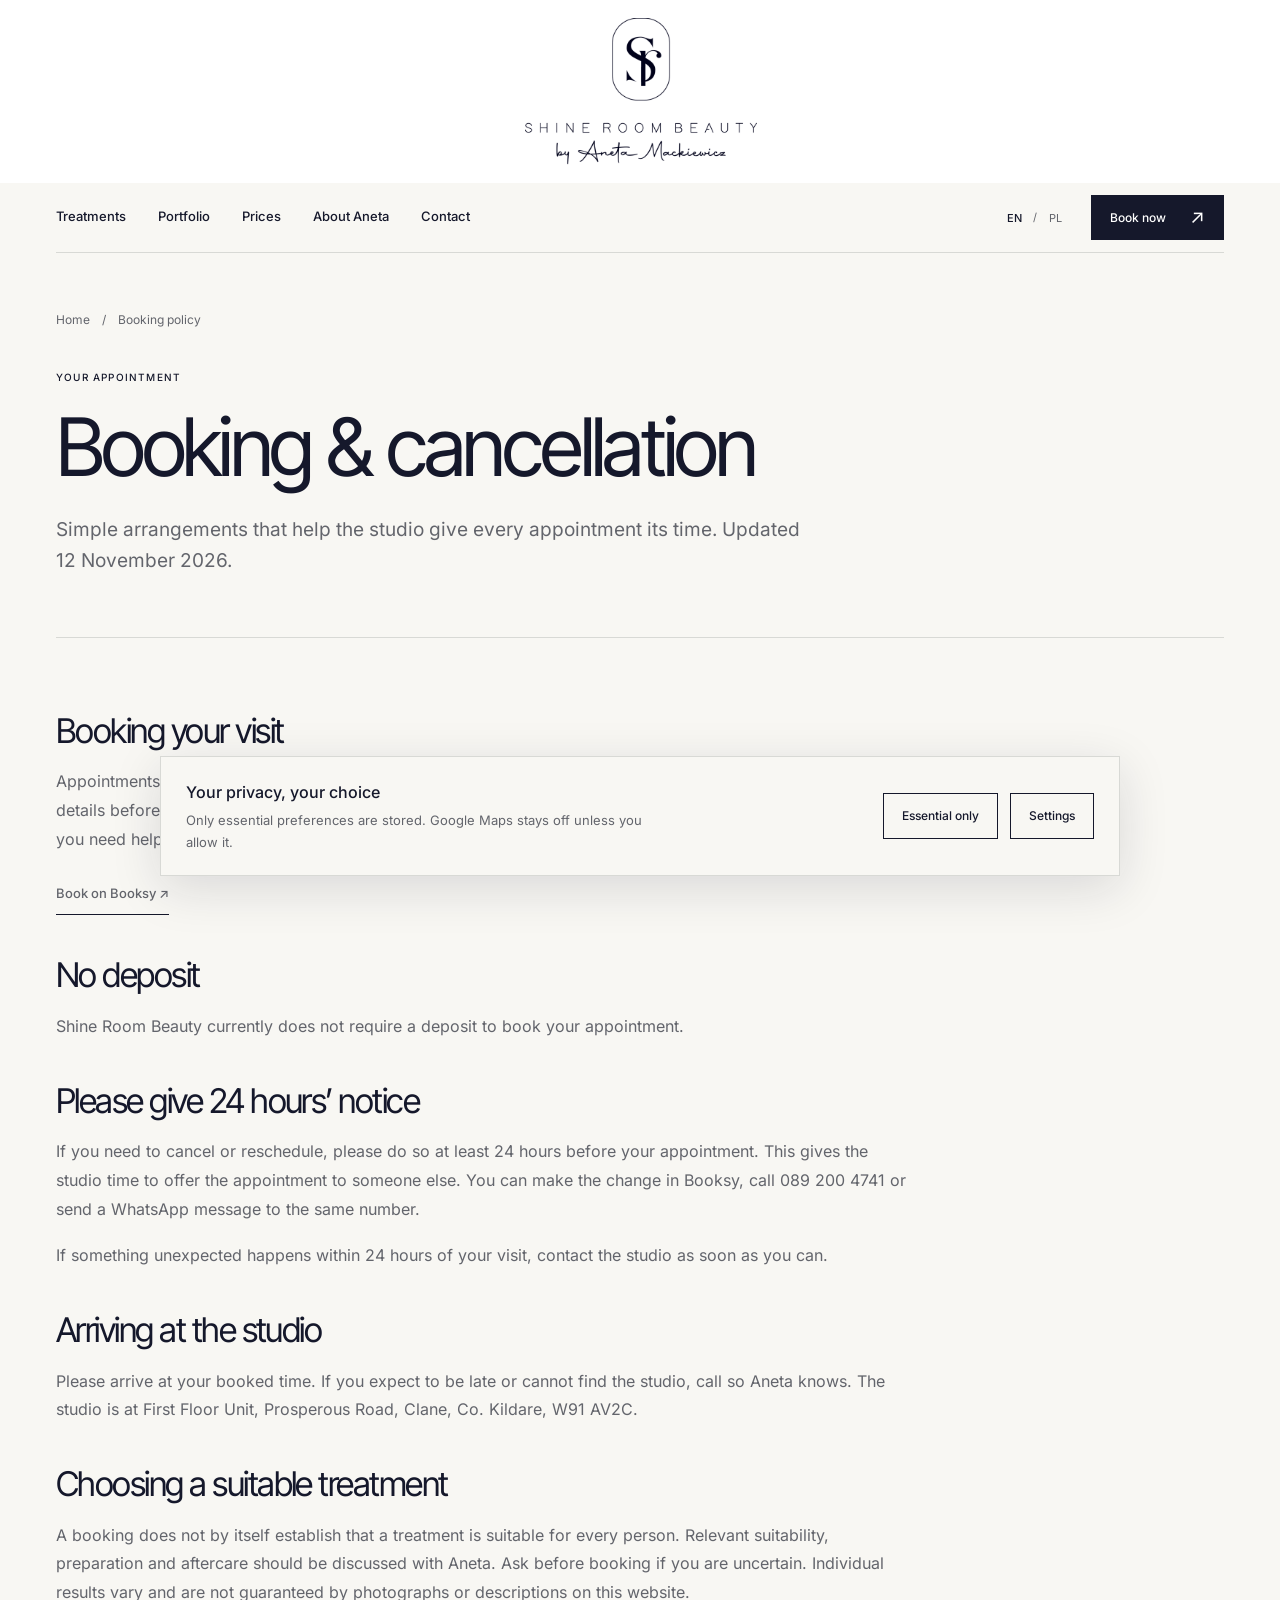
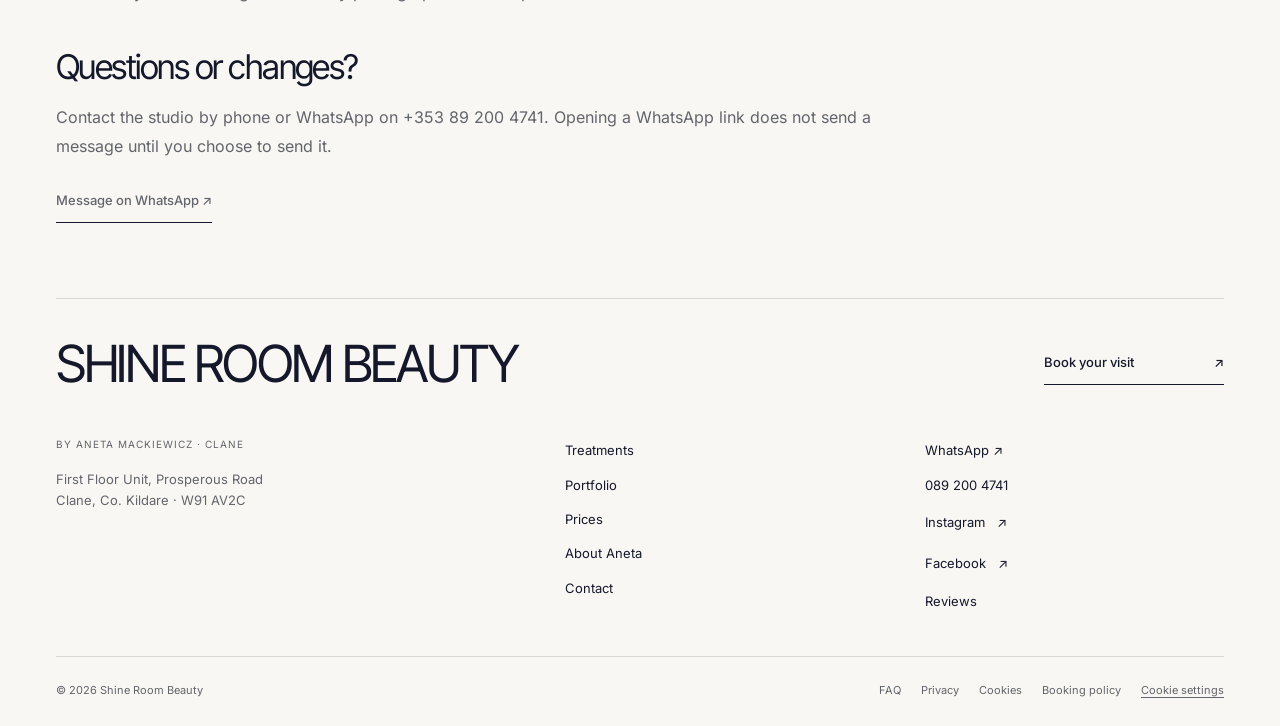
<file: booking-policy.html>
<!doctype html>
<html lang="en" class="" data-static-build="2026-11-15-v4"><head><meta name="robots" content="noindex, nofollow, noarchive">
  <meta charset="utf-8"><meta name="viewport" content="width=device-width,initial-scale=1"><meta name="theme-color" content="#f8f7f3">
  <meta name="description" content="How to book, change or cancel your appointment at Shine Room Beauty in Clane. No deposit currently required.">
  <title>Booking &amp; Cancellation | Shine Room Beauty</title>
  <link rel="stylesheet" href="styles.css?v=637212a84cc7"><script src="content.js?v=9ad624e4fc46" defer=""></script><script src="portfolio-data.js?v=a60f5c091fd8" defer=""></script><script src="script.js?v=f2a4ddb9be09" defer=""></script>
</head>
<body data-title-en="Booking &amp; Cancellation | Shine Room Beauty" data-title-pl="Rezerwacje i anulowanie | Shine Room Beauty" data-description-en="How to book, change or cancel your appointment at Shine Room Beauty in Clane. No deposit currently required." data-description-pl="Zasady rezerwacji, zmiany i anulowania wizyty w Shine Room Beauty w Clane. Obecnie bez depozytu.">
  <div id="site-shell"><a class="skip-link" href="#main-content"><span data-en="Skip to content" data-pl="Przejdź do treści">Skip to content</span></a><div class="brand-masthead"><a class="brand full-brand" href="index.html" aria-label="Shine Room Beauty by Aneta Mackiewicz"><span class="full-logo"><img src="assets/site/logo.png" alt="Shine Room Beauty by Aneta Mackiewicz" width="1600" height="1600" loading="lazy"></span></a></div><header class="site-header"><div class="header-inner section-wrap"><a class="mobile-home" href="index.html" data-aria-en="Home" data-aria-pl="Strona główna" aria-label="Home">SHINE ROOM</a><nav id="site-nav" aria-label="Primary navigation" data-aria-en="Primary navigation" data-aria-pl="Główna nawigacja"><a href="treatments.html"><span data-en="Treatments" data-pl="Zabiegi">Treatments</span></a><a href="gallery.html"><span data-en="Portfolio" data-pl="Portfolio">Portfolio</span></a><a href="prices.html"><span data-en="Prices" data-pl="Cennik">Prices</span></a><a href="about.html"><span data-en="About Aneta" data-pl="O Anecie">About Aneta</span></a><a href="contact.html"><span data-en="Contact" data-pl="Kontakt">Contact</span></a><div class="mobile-menu-tools"><div class="language-switch" role="group" data-aria-en="Language" data-aria-pl="Język" aria-label="Language"><button type="button" data-lang="en" class="active" aria-pressed="true">EN</button><span aria-hidden="true">/</span><button type="button" data-lang="pl" aria-pressed="false">PL</button></div><a class="button button-small" href="https://booksy.com/en-ie/9393_shine-room-beauty_other_52926_naas" target="_blank" rel="noopener"><span data-en="Book now" data-pl="Zarezerwuj">Book now</span><span aria-hidden="true">↗</span></a></div></nav><div class="header-actions"><div class="language-switch" role="group" data-aria-en="Language" data-aria-pl="Język" aria-label="Language"><button type="button" data-lang="en" class="active" aria-pressed="true">EN</button><span aria-hidden="true">/</span><button type="button" data-lang="pl" aria-pressed="false">PL</button></div><a class="button button-small" href="https://booksy.com/en-ie/9393_shine-room-beauty_other_52926_naas" target="_blank" rel="noopener"><span data-en="Book now" data-pl="Zarezerwuj">Book now</span><span aria-hidden="true">↗</span></a></div><button class="menu-button" type="button" aria-controls="site-nav" aria-expanded="false" aria-label="Open menu"><span></span><span></span></button></div></header></div>
  <main id="main-content">
    <section class="page-heading section-wrap">
      <div class="breadcrumb"><a href="index.html" data-en="Home" data-pl="Strona główna">Home</a><span>/</span><span data-en="Booking policy" data-pl="Zasady rezerwacji">Booking policy</span></div>
      <p class="eyebrow" data-en="YOUR APPOINTMENT" data-pl="TWOJA WIZYTA">YOUR APPOINTMENT</p>
      <h1 data-en="Booking &amp; cancellation" data-pl="Rezerwacje i anulowanie">Booking &amp; cancellation</h1>
      <p class="lead" data-en="Simple arrangements that help the studio give every appointment its time. Updated 12 November 2026." data-pl="Proste zasady, które pomagają poświęcić każdej wizycie odpowiedni czas. Aktualizacja: 12 listopada 2026 r.">Simple arrangements that help the studio give every appointment its time. Updated 12 November 2026.</p>
    </section>
    <section class="page-section section-wrap"><div class="policy-copy">
      <h2 data-en="Booking your visit" data-pl="Rezerwacja wizyty">Booking your visit</h2>
      <p data-en="Appointments are booked through Booksy. Choose your service and an available date and time, then check the details before confirming. Booksy shows current availability and the information attached to your booking. If you need help choosing, contact Aneta before you book." data-pl="Wizyty rezerwowane są przez Booksy. Wybierz usługę oraz dostępny termin, a przed potwierdzeniem sprawdź szczegóły. Booksy pokazuje aktualną dostępność i informacje związane z rezerwacją. Jeśli potrzebujesz pomocy w wyborze zabiegu, skontaktuj się z Anetą przed rezerwacją.">Appointments are booked through Booksy. Choose your service and an available date and time, then check the details before confirming. Booksy shows current availability and the information attached to your booking. If you need help choosing, contact Aneta before you book.</p>
      <p><a class="plain-link" href="https://booksy.com/en-ie/9393_shine-room-beauty_other_52926_naas" target="_blank" rel="noopener" data-en="Book on Booksy ↗" data-pl="Zarezerwuj przez Booksy ↗">Book on Booksy ↗</a></p>

      <h2 data-en="No deposit" data-pl="Bez depozytu">No deposit</h2>
      <p data-en="Shine Room Beauty currently does not require a deposit to book your appointment." data-pl="Obecnie rezerwacja wizyty w Shine Room Beauty nie wymaga wpłaty depozytu.">Shine Room Beauty currently does not require a deposit to book your appointment.</p>

      <h2 data-en="Please give 24 hours’ notice" data-pl="Prosimy o kontakt 24 godziny wcześniej">Please give 24 hours’ notice</h2>
      <p data-en="If you need to cancel or reschedule, please do so at least 24 hours before your appointment. This gives the studio time to offer the appointment to someone else. You can make the change in Booksy, call 089 200 4741 or send a WhatsApp message to the same number." data-pl="Jeśli musisz anulować lub przełożyć wizytę, prosimy o zrobienie tego co najmniej 24 godziny wcześniej. Daje to studiu możliwość zaoferowania terminu innej osobie. Możesz dokonać zmiany w Booksy, zadzwonić pod numer 089 200 4741 lub napisać na WhatsAppie pod ten sam numer.">If you need to cancel or reschedule, please do so at least 24 hours before your appointment. This gives the studio time to offer the appointment to someone else. You can make the change in Booksy, call 089 200 4741 or send a WhatsApp message to the same number.</p>
      <p data-en="If something unexpected happens within 24 hours of your visit, contact the studio as soon as you can." data-pl="Jeśli coś niespodziewanego wydarzy się na mniej niż 24 godziny przed wizytą, skontaktuj się ze studiem jak najszybciej.">If something unexpected happens within 24 hours of your visit, contact the studio as soon as you can.</p>

      <h2 data-en="Arriving at the studio" data-pl="Przybycie do studia">Arriving at the studio</h2>
      <p data-en="Please arrive at your booked time. If you expect to be late or cannot find the studio, call so Aneta knows. The studio is at First Floor Unit, Prosperous Road, Clane, Co. Kildare, W91 AV2C." data-pl="Prosimy o przybycie na zarezerwowaną godzinę. Jeśli spodziewasz się spóźnienia lub nie możesz znaleźć studia, zadzwoń i poinformuj Anetę. Adres: First Floor Unit, Prosperous Road, Clane, hrabstwo Kildare, W91 AV2C.">Please arrive at your booked time. If you expect to be late or cannot find the studio, call so Aneta knows. The studio is at First Floor Unit, Prosperous Road, Clane, Co. Kildare, W91 AV2C.</p>

      <h2 data-en="Choosing a suitable treatment" data-pl="Dobór odpowiedniego zabiegu">Choosing a suitable treatment</h2>
      <p data-en="A booking does not by itself establish that a treatment is suitable for every person. Relevant suitability, preparation and aftercare should be discussed with Aneta. Ask before booking if you are uncertain. Individual results vary and are not guaranteed by photographs or descriptions on this website." data-pl="Sama rezerwacja nie oznacza, że zabieg jest odpowiedni dla każdej osoby. Z Anetą należy omówić istotne kwestie dotyczące odpowiedniości zabiegu, przygotowania i pielęgnacji po wizycie. Jeśli masz wątpliwości, zapytaj przed rezerwacją. Efekty są indywidualne, a zdjęcia i opisy na stronie nie stanowią ich gwarancji.">A booking does not by itself establish that a treatment is suitable for every person. Relevant suitability, preparation and aftercare should be discussed with Aneta. Ask before booking if you are uncertain. Individual results vary and are not guaranteed by photographs or descriptions on this website.</p>

      <h2 data-en="Questions or changes?" data-pl="Masz pytanie lub potrzebujesz zmiany?">Questions or changes?</h2>
      <p data-en="Contact the studio by phone or WhatsApp on +353 89 200 4741. Opening a WhatsApp link does not send a message until you choose to send it." data-pl="Skontaktuj się ze studiem telefonicznie lub przez WhatsApp pod numerem +353 89 200 4741. Otwarcie linku do WhatsAppa nie wysyła wiadomości, dopóki samodzielnie jej nie wyślesz.">Contact the studio by phone or WhatsApp on +353 89 200 4741. Opening a WhatsApp link does not send a message until you choose to send it.</p>
      <p><a class="plain-link" href="https://wa.me/353892004741" target="_blank" rel="noopener" data-en="Message on WhatsApp ↗" data-pl="Napisz na WhatsAppie ↗">Message on WhatsApp ↗</a></p>
    </div></section>
  </main>
  <div id="site-footer"><footer class="site-footer section-wrap"><div class="footer-top"><a class="footer-name" href="index.html">SHINE ROOM BEAUTY</a><a class="plain-link" href="https://booksy.com/en-ie/9393_shine-room-beauty_other_52926_naas" target="_blank" rel="noopener"><span data-en="Book your visit" data-pl="Zarezerwuj wizytę">Book your visit</span><span aria-hidden="true">↗</span></a></div><div class="footer-grid"><div><p class="micro-label">BY ANETA MACKIEWICZ · CLANE</p><address>First Floor Unit, Prosperous Road<br>Clane, Co. Kildare · W91 AV2C</address></div><div class="footer-links"><a href="treatments.html"><span data-en="Treatments" data-pl="Zabiegi">Treatments</span></a><a href="gallery.html"><span data-en="Portfolio" data-pl="Portfolio">Portfolio</span></a><a href="prices.html"><span data-en="Prices" data-pl="Cennik">Prices</span></a><a href="about.html"><span data-en="About Aneta" data-pl="O Anecie">About Aneta</span></a><a href="contact.html"><span data-en="Contact" data-pl="Kontakt">Contact</span></a></div><div class="footer-links"><a href="https://wa.me/353892004741" target="_blank" rel="noopener">WhatsApp ↗</a><a href="tel:+353892004741">089 200 4741</a><a class="" data-social="instagram" href="https://www.instagram.com/shine_room_beauty/" target="_blank" rel="noopener noreferrer" data-aria-en="Instagram — Shine Room Beauty (opens in a new tab)" data-aria-pl="Instagram — Shine Room Beauty (otwiera się w nowej karcie)" aria-label="Instagram — Shine Room Beauty (opens in a new tab)">Instagram<span aria-hidden="true">↗</span></a><a class="" data-social="facebook" href="https://www.facebook.com/share/1KfqWJRtGH/" target="_blank" rel="noopener noreferrer" data-aria-en="Facebook — Shine Room Beauty (opens in a new tab)" data-aria-pl="Facebook — Shine Room Beauty (otwiera się w nowej karcie)" aria-label="Facebook — Shine Room Beauty (opens in a new tab)">Facebook<span aria-hidden="true">↗</span></a><a href="reviews.html"><span data-en="Reviews" data-pl="Opinie">Reviews</span></a></div></div><div class="footer-bottom"><span>© 2026 Shine Room Beauty</span><div><a href="faq.html">FAQ</a><a href="privacy.html"><span data-en="Privacy" data-pl="Prywatność">Privacy</span></a><a href="cookies.html">Cookies</a><a href="booking-policy.html"><span data-en="Booking policy" data-pl="Zasady rezerwacji">Booking policy</span></a><button type="button" data-privacy-settings=""><span data-en="Cookie settings" data-pl="Ustawienia cookies">Cookie settings</span></button></div></div></footer><div class="mobile-contact"><a href="https://wa.me/353892004741" target="_blank" rel="noopener">WhatsApp <span aria-hidden="true">↗</span></a><a href="tel:+353892004741"><span data-en="Call the studio" data-pl="Zadzwoń">Call the studio</span><span aria-hidden="true">↗</span></a></div><aside class="cookie-banner" id="cookie-banner" hidden=""><div><strong><span data-en="Your privacy, your choice" data-pl="Twoja prywatność, Twój wybór">Your privacy, your choice</span></strong><p><span data-en="Only essential preferences are stored. Google Maps stays off unless you allow it." data-pl="Zapisujemy tylko niezbędne preferencje. Mapy Google pozostają wyłączone, dopóki na nie nie zezwolisz.">Only essential preferences are stored. Google Maps stays off unless you allow it.</span></p></div><div class="cookie-actions"><button class="button button-outline" type="button" data-cookie-essential=""><span data-en="Essential only" data-pl="Tylko niezbędne">Essential only</span></button><button class="button button-outline" type="button" data-privacy-settings=""><span data-en="Settings" data-pl="Ustawienia">Settings</span></button></div></aside><dialog class="privacy-dialog" id="privacy-dialog" aria-labelledby="privacy-title"><form method="dialog"><button class="dialog-close" value="close" aria-label="Close" data-aria-en="Close" data-aria-pl="Zamknij">×</button><p class="eyebrow"><span data-en="Privacy preferences" data-pl="Preferencje prywatności">Privacy preferences</span></p><h2 id="privacy-title"><span data-en="Make yourself comfortable." data-pl="Zdecyduj po swojemu.">Make yourself comfortable.</span></h2><p><span data-en="This site has no advertising or analytics. Your language and privacy choices are stored on this device." data-pl="Ta strona nie używa reklam ani analityki. Wybór języka i prywatności zapisujemy na tym urządzeniu.">This site has no advertising or analytics. Your language and privacy choices are stored on this device.</span></p><label class="privacy-toggle"><input type="checkbox" id="map-consent"><span><strong>Google Maps</strong><small data-en="Allow the embedded map. Google may process information under its own privacy policy." data-pl="Zezwól na osadzoną mapę. Google może przetwarzać informacje zgodnie ze swoją polityką prywatności.">Allow the embedded map. Google may process information under its own privacy policy.</small></span></label><a class="plain-link" href="cookies.html"><span data-en="Read the cookies policy" data-pl="Przeczytaj politykę cookies">Read the cookies policy</span><span aria-hidden="true">↗</span></a><button class="button" type="button" id="save-privacy"><span data-en="Save preferences" data-pl="Zapisz preferencje">Save preferences</span><span aria-hidden="true">↗</span></button></form></dialog><dialog class="lightbox" id="lightbox" aria-labelledby="lightbox-title"><button class="dialog-close" type="button" data-close-lightbox="" aria-label="Close image" data-aria-en="Close image" data-aria-pl="Zamknij zdjęcie">×</button><div class="lightbox-image"></div><div class="lightbox-caption"><h2 id="lightbox-title"></h2><p id="lightbox-description"></p></div><div class="lightbox-controls"><button type="button" data-photo-prev="" aria-label="Previous image" data-aria-en="Previous image" data-aria-pl="Poprzednie zdjęcie">←</button><span id="photo-count"></span><button type="button" data-photo-next="" aria-label="Next image" data-aria-en="Next image" data-aria-pl="Następne zdjęcie">→</button></div></dialog></div>





</body></html>
</file>
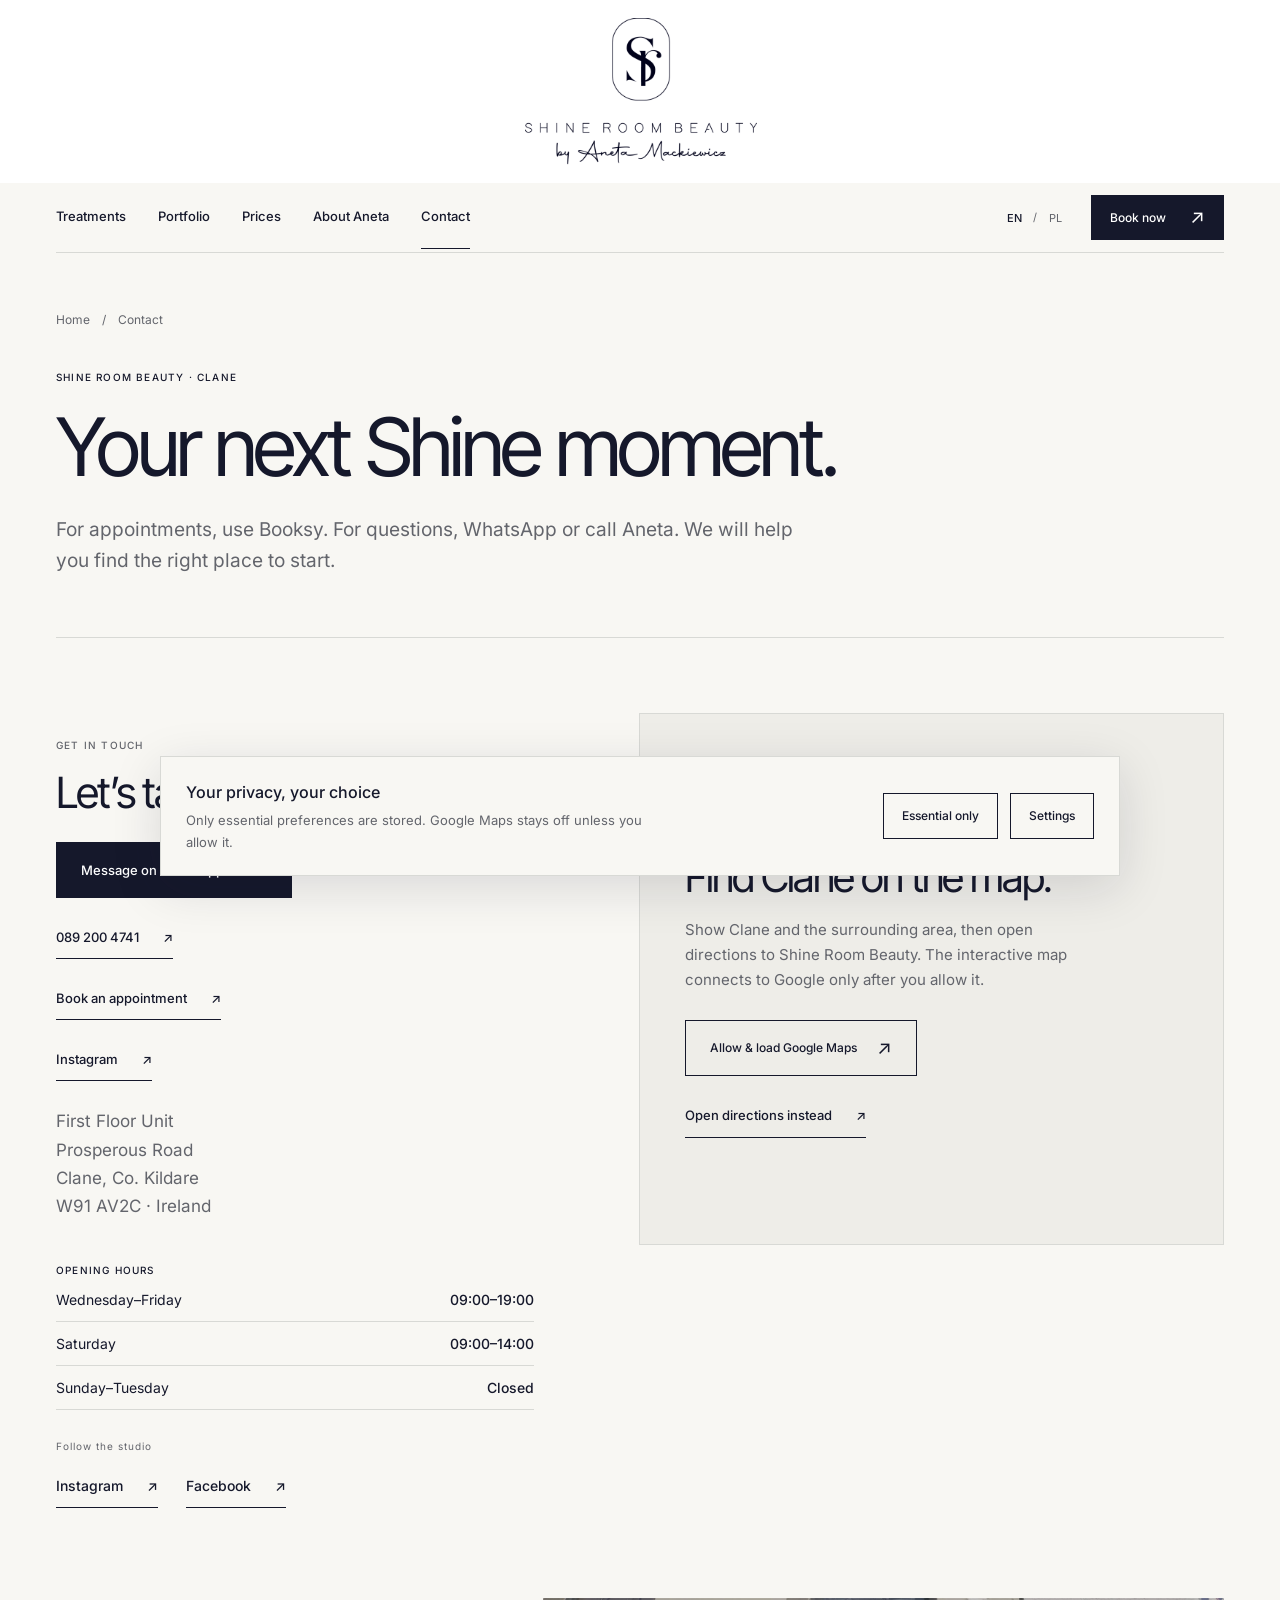
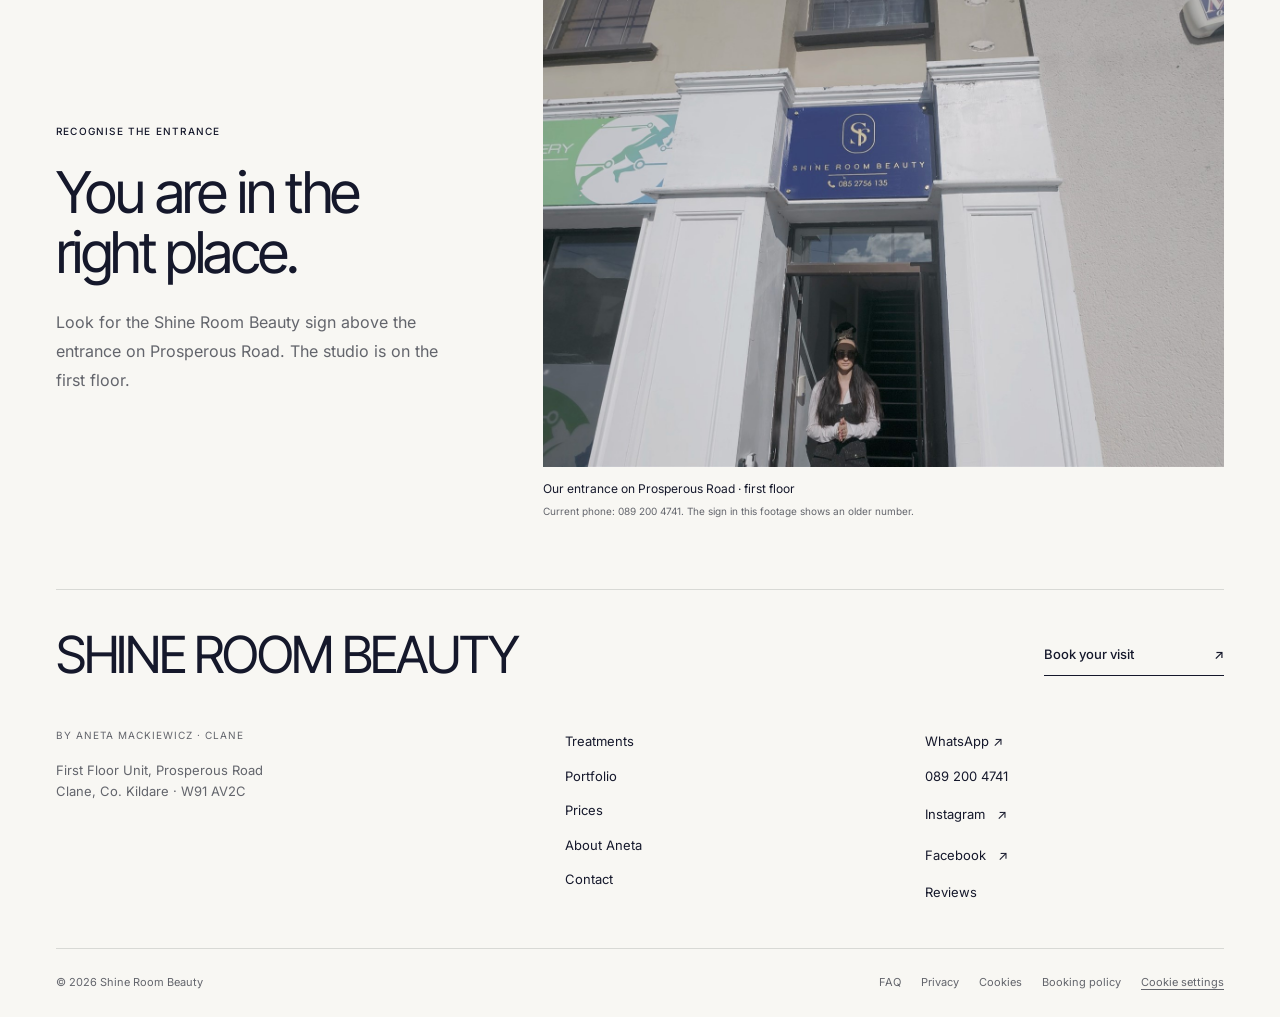
<file: contact.html>
<!doctype html>
<html lang="en" class="" data-static-build="2026-11-15-v4"><head><meta name="robots" content="noindex, nofollow, noarchive"><meta charset="utf-8"><meta name="viewport" content="width=device-width,initial-scale=1"><meta name="theme-color" content="#f8f7f3"><meta name="description" content="Contact Shine Room Beauty on WhatsApp or 089 200 4741. First Floor Unit, Prosperous Road, Clane, Kildare, W91 AV2C. Hours and directions."><title>Contact &amp; WhatsApp | Shine Room Beauty Clane</title><link rel="stylesheet" href="styles.css?v=637212a84cc7"><script src="content.js?v=9ad624e4fc46" defer=""></script><script src="portfolio-data.js?v=a60f5c091fd8" defer=""></script><script src="script.js?v=f2a4ddb9be09" defer=""></script></head>
<body data-title-en="Contact &amp; WhatsApp | Shine Room Beauty Clane" data-title-pl="Kontakt i WhatsApp | Shine Room Beauty Clane" data-description-en="Contact Shine Room Beauty on WhatsApp or 089 200 4741. First Floor Unit, Prosperous Road, Clane, Kildare, W91 AV2C. Hours and directions." data-description-pl="Skontaktuj się z Shine Room Beauty przez WhatsApp lub telefon 089 200 4741. Adres: First Floor Unit, Prosperous Road, Clane, Kildare, W91 AV2C."><div id="site-shell"><a class="skip-link" href="#main-content"><span data-en="Skip to content" data-pl="Przejdź do treści">Skip to content</span></a><div class="brand-masthead"><a class="brand full-brand" href="index.html" aria-label="Shine Room Beauty by Aneta Mackiewicz"><span class="full-logo"><img src="assets/site/logo.png" alt="Shine Room Beauty by Aneta Mackiewicz" width="1600" height="1600" loading="lazy"></span></a></div><header class="site-header"><div class="header-inner section-wrap"><a class="mobile-home" href="index.html" data-aria-en="Home" data-aria-pl="Strona główna" aria-label="Home">SHINE ROOM</a><nav id="site-nav" aria-label="Primary navigation" data-aria-en="Primary navigation" data-aria-pl="Główna nawigacja"><a href="treatments.html"><span data-en="Treatments" data-pl="Zabiegi">Treatments</span></a><a href="gallery.html"><span data-en="Portfolio" data-pl="Portfolio">Portfolio</span></a><a href="prices.html"><span data-en="Prices" data-pl="Cennik">Prices</span></a><a href="about.html"><span data-en="About Aneta" data-pl="O Anecie">About Aneta</span></a><a href="contact.html" aria-current="page"><span data-en="Contact" data-pl="Kontakt">Contact</span></a><div class="mobile-menu-tools"><div class="language-switch" role="group" data-aria-en="Language" data-aria-pl="Język" aria-label="Language"><button type="button" data-lang="en" class="active" aria-pressed="true">EN</button><span aria-hidden="true">/</span><button type="button" data-lang="pl" aria-pressed="false">PL</button></div><a class="button button-small" href="https://booksy.com/en-ie/9393_shine-room-beauty_other_52926_naas" target="_blank" rel="noopener"><span data-en="Book now" data-pl="Zarezerwuj">Book now</span><span aria-hidden="true">↗</span></a></div></nav><div class="header-actions"><div class="language-switch" role="group" data-aria-en="Language" data-aria-pl="Język" aria-label="Language"><button type="button" data-lang="en" class="active" aria-pressed="true">EN</button><span aria-hidden="true">/</span><button type="button" data-lang="pl" aria-pressed="false">PL</button></div><a class="button button-small" href="https://booksy.com/en-ie/9393_shine-room-beauty_other_52926_naas" target="_blank" rel="noopener"><span data-en="Book now" data-pl="Zarezerwuj">Book now</span><span aria-hidden="true">↗</span></a></div><button class="menu-button" type="button" aria-controls="site-nav" aria-expanded="false" aria-label="Open menu"><span></span><span></span></button></div></header></div><main id="main-content"><section class="page-heading section-wrap"><div class="breadcrumb"><a href="index.html"><span data-en="Home" data-pl="Strona główna">Home</span></a><span>/</span><span data-en="Contact" data-pl="Kontakt">Contact</span></div><p data-en="SHINE ROOM BEAUTY · CLANE" data-pl="SHINE ROOM BEAUTY · CLANE" class="eyebrow">SHINE ROOM BEAUTY · CLANE</p><h1 data-en="Your next Shine moment." data-pl="Twój kolejny Shine moment.">Your next Shine moment.</h1><p data-en="For appointments, use Booksy. For questions, WhatsApp or call Aneta. We will help you find the right place to start." data-pl="Wizytę zarezerwujesz przez Booksy. Jeśli masz pytanie, napisz na WhatsApp lub zadzwoń do Anety. Pomożemy Ci wybrać dobry punkt wyjścia." class="lead">For appointments, use Booksy. For questions, WhatsApp or call Aneta. We will help you find the right place to start.</p></section><section class="page-section section-wrap contact-grid"><div class="contact-details"><p data-en="GET IN TOUCH" data-pl="SKONTAKTUJ SIĘ" class="eyebrow">GET IN TOUCH</p><h2 data-en="Let’s talk." data-pl="Porozmawiajmy.">Let’s talk.</h2><div class="contact-actions"><a class="button" href="https://wa.me/353892004741" target="_blank" rel="noopener"><span data-en="Message on WhatsApp" data-pl="Napisz na WhatsApp">Message on WhatsApp</span><span aria-hidden="true">↗</span></a><a class="plain-link" href="tel:+353892004741">089 200 4741 <span aria-hidden="true">↗</span></a><a class="plain-link" href="https://booksy.com/en-ie/9393_shine-room-beauty_other_52926_naas" target="_blank" rel="noopener"><span data-en="Book an appointment" data-pl="Umów wizytę">Book an appointment</span><span aria-hidden="true">↗</span></a><a class="plain-link" href="https://www.instagram.com/shine_room_beauty/" target="_blank" rel="noopener">Instagram <span aria-hidden="true">↗</span></a></div><address>First Floor Unit<br>Prosperous Road<br>Clane, Co. Kildare<br>W91 AV2C · Ireland</address><div class="hours"><p data-en="OPENING HOURS" data-pl="GODZINY OTWARCIA" class="eyebrow">OPENING HOURS</p><div><span data-en="Wednesday–Friday" data-pl="Środa–piątek">Wednesday–Friday</span><b>09:00–19:00</b></div><div><span data-en="Saturday" data-pl="Sobota">Saturday</span><b>09:00–14:00</b></div><div><span data-en="Sunday–Tuesday" data-pl="Niedziela–wtorek">Sunday–Tuesday</span><b data-en="Closed" data-pl="Zamknięte">Closed</b></div></div><div class="studio-social"><p class="micro-label"><span data-en="Follow the studio" data-pl="Obserwuj salon">Follow the studio</span></p><div class="social-links"><a class="plain-link" data-social="instagram" href="https://www.instagram.com/shine_room_beauty/" target="_blank" rel="noopener noreferrer" data-aria-en="Instagram — Shine Room Beauty (opens in a new tab)" data-aria-pl="Instagram — Shine Room Beauty (otwiera się w nowej karcie)" aria-label="Instagram — Shine Room Beauty (opens in a new tab)">Instagram<span aria-hidden="true">↗</span></a><a class="plain-link" data-social="facebook" href="https://www.facebook.com/share/1KfqWJRtGH/" target="_blank" rel="noopener noreferrer" data-aria-en="Facebook — Shine Room Beauty (opens in a new tab)" data-aria-pl="Facebook — Shine Room Beauty (otwiera się w nowej karcie)" aria-label="Facebook — Shine Room Beauty (opens in a new tab)">Facebook<span aria-hidden="true">↗</span></a></div></div></div><div class="map-wrap" id="google-map"><div class="map-placeholder"><p class="eyebrow">CLANE · CO. KILDARE · IRELAND</p><h3>Find Clane on the map.</h3><p>Show Clane and the surrounding area, then open directions to Shine Room Beauty. The interactive map connects to Google only after you allow it.</p><button class="button button-outline" type="button" data-load-map="">Allow &amp; load Google Maps<span aria-hidden="true">↗</span></button><a class="plain-link" href="https://www.google.com/maps/dir/?api=1&amp;destination=Shine+Room+Beauty%2C+W91+AV2C%2C+Clane%2C+Ireland" target="_blank" rel="noopener">Open directions instead<span aria-hidden="true">↗</span></a></div></div></section><section class="section-wrap arrival-contact"><div><p class="eyebrow"><span data-en="RECOGNISE THE ENTRANCE" data-pl="ROZPOZNAJ WEJŚCIE">RECOGNISE THE ENTRANCE</span></p><h2><span data-en="You are in the right place." data-pl="Jesteś na miejscu.">You are in the right place.</span></h2><p><span data-en="Look for the Shine Room Beauty sign above the entrance on Prosperous Road. The studio is on the first floor." data-pl="Szukaj szyldu Shine Room Beauty nad wejściem przy Prosperous Road. Studio znajduje się na pierwszym piętrze.">Look for the Shine Room Beauty sign above the entrance on Prosperous Road. The studio is on the first floor.</span></p></div><figure class="exterior-photo"><img src="assets/site/studio-entrance.jpg" alt="The real Shine Room Beauty building and entrance on Prosperous Road, Clane" data-alt-en="The real Shine Room Beauty building and entrance on Prosperous Road, Clane" data-alt-pl="Prawdziwy budynek i wejście do Shine Room Beauty przy Prosperous Road w Clane" width="1800" height="1013" loading="lazy"><figcaption><span data-en="Our entrance on Prosperous Road · first floor" data-pl="Nasze wejście przy Prosperous Road · pierwsze piętro">Our entrance on Prosperous Road · first floor</span><small><span data-en="Current phone: 089 200 4741. The sign in this footage shows an older number." data-pl="Aktualny telefon: 089 200 4741. Szyld na nagraniu pokazuje wcześniejszy numer.">Current phone: 089 200 4741. The sign in this footage shows an older number.</span></small></figcaption></figure></section></main><div id="site-footer"><footer class="site-footer section-wrap"><div class="footer-top"><a class="footer-name" href="index.html">SHINE ROOM BEAUTY</a><a class="plain-link" href="https://booksy.com/en-ie/9393_shine-room-beauty_other_52926_naas" target="_blank" rel="noopener"><span data-en="Book your visit" data-pl="Zarezerwuj wizytę">Book your visit</span><span aria-hidden="true">↗</span></a></div><div class="footer-grid"><div><p class="micro-label">BY ANETA MACKIEWICZ · CLANE</p><address>First Floor Unit, Prosperous Road<br>Clane, Co. Kildare · W91 AV2C</address></div><div class="footer-links"><a href="treatments.html"><span data-en="Treatments" data-pl="Zabiegi">Treatments</span></a><a href="gallery.html"><span data-en="Portfolio" data-pl="Portfolio">Portfolio</span></a><a href="prices.html"><span data-en="Prices" data-pl="Cennik">Prices</span></a><a href="about.html"><span data-en="About Aneta" data-pl="O Anecie">About Aneta</span></a><a href="contact.html" aria-current="page"><span data-en="Contact" data-pl="Kontakt">Contact</span></a></div><div class="footer-links"><a href="https://wa.me/353892004741" target="_blank" rel="noopener">WhatsApp ↗</a><a href="tel:+353892004741">089 200 4741</a><a class="" data-social="instagram" href="https://www.instagram.com/shine_room_beauty/" target="_blank" rel="noopener noreferrer" data-aria-en="Instagram — Shine Room Beauty (opens in a new tab)" data-aria-pl="Instagram — Shine Room Beauty (otwiera się w nowej karcie)" aria-label="Instagram — Shine Room Beauty (opens in a new tab)">Instagram<span aria-hidden="true">↗</span></a><a class="" data-social="facebook" href="https://www.facebook.com/share/1KfqWJRtGH/" target="_blank" rel="noopener noreferrer" data-aria-en="Facebook — Shine Room Beauty (opens in a new tab)" data-aria-pl="Facebook — Shine Room Beauty (otwiera się w nowej karcie)" aria-label="Facebook — Shine Room Beauty (opens in a new tab)">Facebook<span aria-hidden="true">↗</span></a><a href="reviews.html"><span data-en="Reviews" data-pl="Opinie">Reviews</span></a></div></div><div class="footer-bottom"><span>© 2026 Shine Room Beauty</span><div><a href="faq.html">FAQ</a><a href="privacy.html"><span data-en="Privacy" data-pl="Prywatność">Privacy</span></a><a href="cookies.html">Cookies</a><a href="booking-policy.html"><span data-en="Booking policy" data-pl="Zasady rezerwacji">Booking policy</span></a><button type="button" data-privacy-settings=""><span data-en="Cookie settings" data-pl="Ustawienia cookies">Cookie settings</span></button></div></div></footer><div class="mobile-contact"><a href="https://wa.me/353892004741" target="_blank" rel="noopener">WhatsApp <span aria-hidden="true">↗</span></a><a href="tel:+353892004741"><span data-en="Call the studio" data-pl="Zadzwoń">Call the studio</span><span aria-hidden="true">↗</span></a></div><aside class="cookie-banner" id="cookie-banner" hidden=""><div><strong><span data-en="Your privacy, your choice" data-pl="Twoja prywatność, Twój wybór">Your privacy, your choice</span></strong><p><span data-en="Only essential preferences are stored. Google Maps stays off unless you allow it." data-pl="Zapisujemy tylko niezbędne preferencje. Mapy Google pozostają wyłączone, dopóki na nie nie zezwolisz.">Only essential preferences are stored. Google Maps stays off unless you allow it.</span></p></div><div class="cookie-actions"><button class="button button-outline" type="button" data-cookie-essential=""><span data-en="Essential only" data-pl="Tylko niezbędne">Essential only</span></button><button class="button button-outline" type="button" data-privacy-settings=""><span data-en="Settings" data-pl="Ustawienia">Settings</span></button></div></aside><dialog class="privacy-dialog" id="privacy-dialog" aria-labelledby="privacy-title"><form method="dialog"><button class="dialog-close" value="close" aria-label="Close" data-aria-en="Close" data-aria-pl="Zamknij">×</button><p class="eyebrow"><span data-en="Privacy preferences" data-pl="Preferencje prywatności">Privacy preferences</span></p><h2 id="privacy-title"><span data-en="Make yourself comfortable." data-pl="Zdecyduj po swojemu.">Make yourself comfortable.</span></h2><p><span data-en="This site has no advertising or analytics. Your language and privacy choices are stored on this device." data-pl="Ta strona nie używa reklam ani analityki. Wybór języka i prywatności zapisujemy na tym urządzeniu.">This site has no advertising or analytics. Your language and privacy choices are stored on this device.</span></p><label class="privacy-toggle"><input type="checkbox" id="map-consent"><span><strong>Google Maps</strong><small data-en="Allow the embedded map. Google may process information under its own privacy policy." data-pl="Zezwól na osadzoną mapę. Google może przetwarzać informacje zgodnie ze swoją polityką prywatności.">Allow the embedded map. Google may process information under its own privacy policy.</small></span></label><a class="plain-link" href="cookies.html"><span data-en="Read the cookies policy" data-pl="Przeczytaj politykę cookies">Read the cookies policy</span><span aria-hidden="true">↗</span></a><button class="button" type="button" id="save-privacy"><span data-en="Save preferences" data-pl="Zapisz preferencje">Save preferences</span><span aria-hidden="true">↗</span></button></form></dialog><dialog class="lightbox" id="lightbox" aria-labelledby="lightbox-title"><button class="dialog-close" type="button" data-close-lightbox="" aria-label="Close image" data-aria-en="Close image" data-aria-pl="Zamknij zdjęcie">×</button><div class="lightbox-image"></div><div class="lightbox-caption"><h2 id="lightbox-title"></h2><p id="lightbox-description"></p></div><div class="lightbox-controls"><button type="button" data-photo-prev="" aria-label="Previous image" data-aria-en="Previous image" data-aria-pl="Poprzednie zdjęcie">←</button><span id="photo-count"></span><button type="button" data-photo-next="" aria-label="Next image" data-aria-en="Next image" data-aria-pl="Następne zdjęcie">→</button></div></dialog></div><noscript><p class="section-wrap page-section">For the complete treatment menu and reservations, <a href="https://booksy.com/en-ie/9393_shine-room-beauty_other_52926_naas">open Booksy</a>. Call <a href="tel:+353892004741">089 200 4741</a> or <a href="https://wa.me/353892004741">contact Aneta on WhatsApp</a>.</p></noscript>








</body></html>
</file>
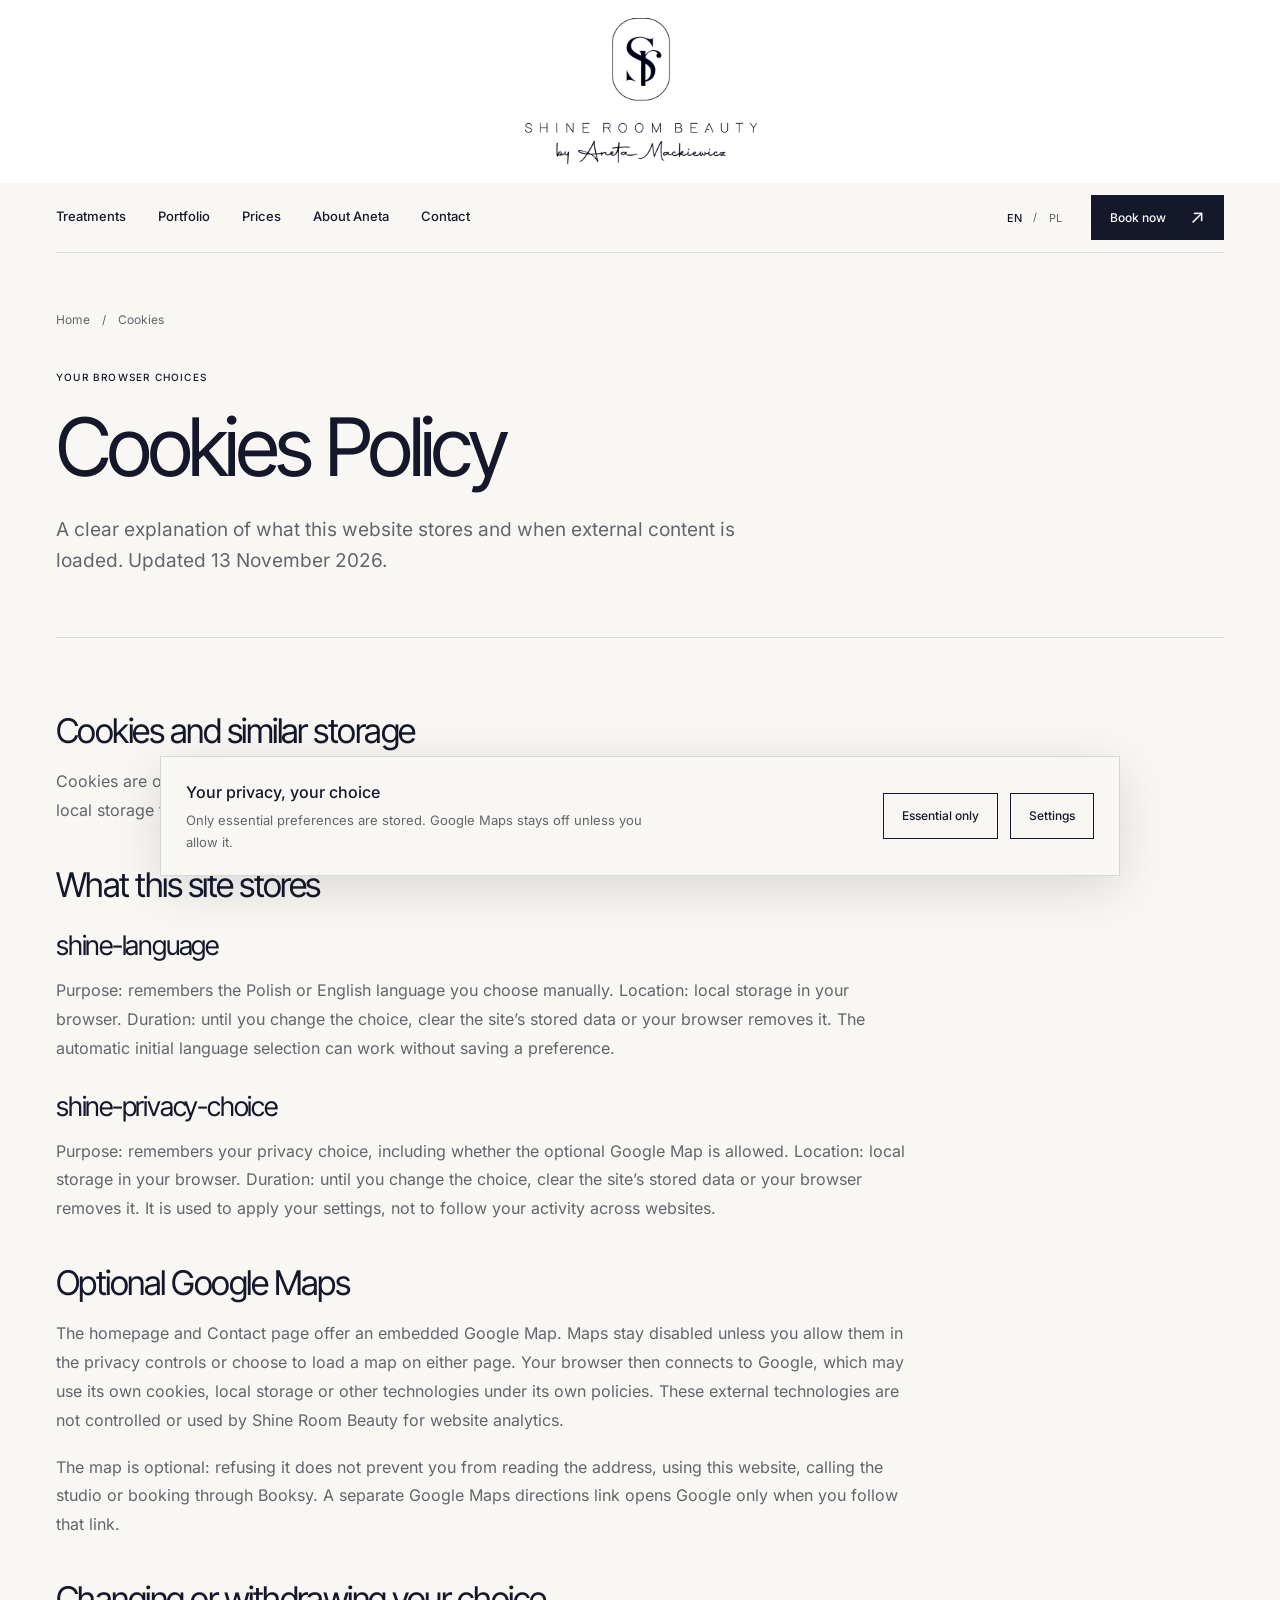
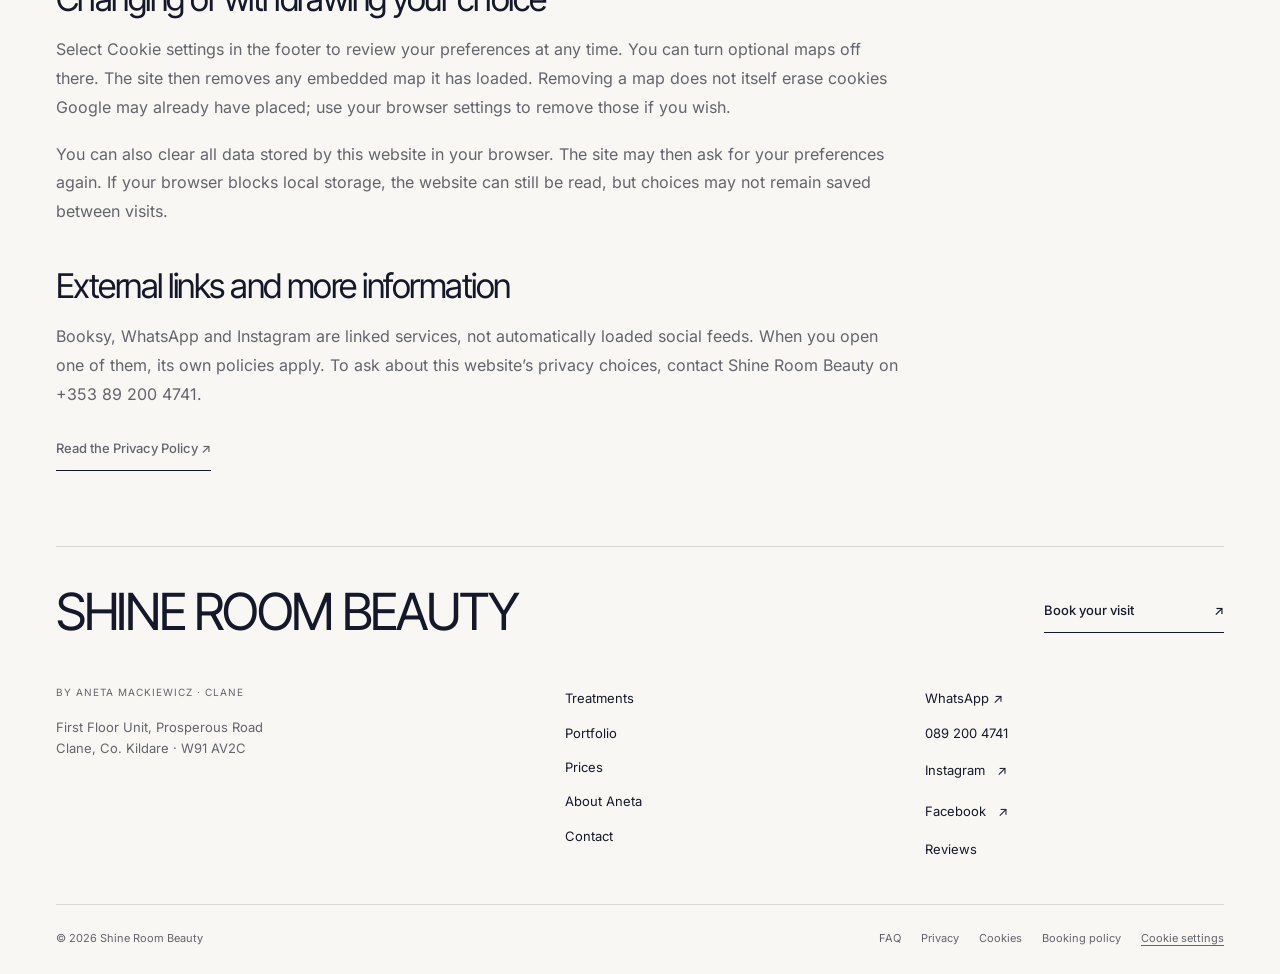
<file: cookies.html>
<!doctype html>
<html lang="en" class="" data-static-build="2026-11-15-v4"><head><meta name="robots" content="noindex, nofollow, noarchive">
  <meta charset="utf-8"><meta name="viewport" content="width=device-width,initial-scale=1"><meta name="theme-color" content="#f8f7f3">
  <meta name="description" content="Browser storage, optional Google Maps and privacy choices on the Shine Room Beauty website.">
  <title>Cookies Policy | Shine Room Beauty</title>
  <link rel="stylesheet" href="styles.css?v=637212a84cc7"><script src="content.js?v=9ad624e4fc46" defer=""></script><script src="portfolio-data.js?v=a60f5c091fd8" defer=""></script><script src="script.js?v=f2a4ddb9be09" defer=""></script>
</head>
<body data-title-en="Cookies Policy | Shine Room Beauty" data-title-pl="Polityka cookies | Shine Room Beauty" data-description-en="Browser storage, optional Google Maps and privacy choices on the Shine Room Beauty website." data-description-pl="Pamięć przeglądarki, opcjonalna mapa Google i ustawienia prywatności na stronie Shine Room Beauty.">
  <div id="site-shell"><a class="skip-link" href="#main-content"><span data-en="Skip to content" data-pl="Przejdź do treści">Skip to content</span></a><div class="brand-masthead"><a class="brand full-brand" href="index.html" aria-label="Shine Room Beauty by Aneta Mackiewicz"><span class="full-logo"><img src="assets/site/logo.png" alt="Shine Room Beauty by Aneta Mackiewicz" width="1600" height="1600" loading="lazy"></span></a></div><header class="site-header"><div class="header-inner section-wrap"><a class="mobile-home" href="index.html" data-aria-en="Home" data-aria-pl="Strona główna" aria-label="Home">SHINE ROOM</a><nav id="site-nav" aria-label="Primary navigation" data-aria-en="Primary navigation" data-aria-pl="Główna nawigacja"><a href="treatments.html"><span data-en="Treatments" data-pl="Zabiegi">Treatments</span></a><a href="gallery.html"><span data-en="Portfolio" data-pl="Portfolio">Portfolio</span></a><a href="prices.html"><span data-en="Prices" data-pl="Cennik">Prices</span></a><a href="about.html"><span data-en="About Aneta" data-pl="O Anecie">About Aneta</span></a><a href="contact.html"><span data-en="Contact" data-pl="Kontakt">Contact</span></a><div class="mobile-menu-tools"><div class="language-switch" role="group" data-aria-en="Language" data-aria-pl="Język" aria-label="Language"><button type="button" data-lang="en" class="active" aria-pressed="true">EN</button><span aria-hidden="true">/</span><button type="button" data-lang="pl" aria-pressed="false">PL</button></div><a class="button button-small" href="https://booksy.com/en-ie/9393_shine-room-beauty_other_52926_naas" target="_blank" rel="noopener"><span data-en="Book now" data-pl="Zarezerwuj">Book now</span><span aria-hidden="true">↗</span></a></div></nav><div class="header-actions"><div class="language-switch" role="group" data-aria-en="Language" data-aria-pl="Język" aria-label="Language"><button type="button" data-lang="en" class="active" aria-pressed="true">EN</button><span aria-hidden="true">/</span><button type="button" data-lang="pl" aria-pressed="false">PL</button></div><a class="button button-small" href="https://booksy.com/en-ie/9393_shine-room-beauty_other_52926_naas" target="_blank" rel="noopener"><span data-en="Book now" data-pl="Zarezerwuj">Book now</span><span aria-hidden="true">↗</span></a></div><button class="menu-button" type="button" aria-controls="site-nav" aria-expanded="false" aria-label="Open menu"><span></span><span></span></button></div></header></div>
  <main id="main-content">
    <section class="page-heading section-wrap">
      <div class="breadcrumb"><a href="index.html" data-en="Home" data-pl="Strona główna">Home</a><span>/</span><span>Cookies</span></div>
      <p class="eyebrow" data-en="YOUR BROWSER CHOICES" data-pl="TWOJE USTAWIENIA PRZEGLĄDARKI">YOUR BROWSER CHOICES</p>
      <h1 data-en="Cookies Policy" data-pl="Polityka cookies">Cookies Policy</h1>
      <p class="lead" data-en="A clear explanation of what this website stores and when external content is loaded. Updated 13 November 2026." data-pl="Wyjaśniamy, co zapisuje strona i kiedy ładuje treści zewnętrzne. Aktualizacja: 13 listopada 2026 r.">A clear explanation of what this website stores and when external content is loaded. Updated 13 November 2026.</p>
    </section>
    <section class="page-section section-wrap"><div class="policy-copy">
      <h2 data-en="Cookies and similar storage" data-pl="Cookies i podobna pamięć">Cookies and similar storage</h2>
      <p data-en="Cookies are one way websites can store information on your device. Local storage is another. This website uses local storage to remember choices you make. It does not use its own analytics or advertising trackers." data-pl="Pliki cookies są jednym ze sposobów zapisywania informacji na urządzeniu. Innym jest pamięć lokalna, czyli local storage. Ta witryna używa jej do zapamiętywania Twoich wyborów. Nie korzysta z własnych narzędzi analitycznych ani reklamowych mechanizmów śledzących.">Cookies are one way websites can store information on your device. Local storage is another. This website uses local storage to remember choices you make. It does not use its own analytics or advertising trackers.</p>

      <h2 data-en="What this site stores" data-pl="Co zapisuje ta strona">What this site stores</h2>
      <h3>shine-language</h3>
      <p data-en="Purpose: remembers the Polish or English language you choose manually. Location: local storage in your browser. Duration: until you change the choice, clear the site’s stored data or your browser removes it. The automatic initial language selection can work without saving a preference." data-pl="Cel: zapamiętanie ręcznie wybranego języka polskiego lub angielskiego. Miejsce: pamięć lokalna przeglądarki. Czas przechowywania: do zmiany wyboru, usunięcia danych witryny lub usunięcia ich przez przeglądarkę. Automatyczny początkowy wybór języka może działać bez zapisywania preferencji.">Purpose: remembers the Polish or English language you choose manually. Location: local storage in your browser. Duration: until you change the choice, clear the site’s stored data or your browser removes it. The automatic initial language selection can work without saving a preference.</p>
      <h3>shine-privacy-choice</h3>
      <p data-en="Purpose: remembers your privacy choice, including whether the optional Google Map is allowed. Location: local storage in your browser. Duration: until you change the choice, clear the site’s stored data or your browser removes it. It is used to apply your settings, not to follow your activity across websites." data-pl="Cel: zapamiętanie ustawień prywatności, w tym zgody na opcjonalną mapę Google. Miejsce: pamięć lokalna przeglądarki. Czas przechowywania: do zmiany wyboru, usunięcia danych witryny lub usunięcia ich przez przeglądarkę. Służy do stosowania Twoich ustawień, a nie do śledzenia aktywności między stronami.">Purpose: remembers your privacy choice, including whether the optional Google Map is allowed. Location: local storage in your browser. Duration: until you change the choice, clear the site’s stored data or your browser removes it. It is used to apply your settings, not to follow your activity across websites.</p>

      <h2 data-en="Optional Google Maps" data-pl="Opcjonalna mapa Google">Optional Google Maps</h2>
      <p data-en="The homepage and Contact page offer an embedded Google Map. Maps stay disabled unless you allow them in the privacy controls or choose to load a map on either page. Your browser then connects to Google, which may use its own cookies, local storage or other technologies under its own policies. These external technologies are not controlled or used by Shine Room Beauty for website analytics." data-pl="Na stronie głównej i stronie Kontakt dostępna jest osadzona mapa Google. Mapy pozostają wyłączone, dopóki nie zezwolisz na nie w ustawieniach prywatności lub nie wybierzesz wczytania mapy na jednej z tych stron. Przeglądarka łączy się wtedy z Google, które może używać własnych plików cookies, pamięci lokalnej lub innych technologii zgodnie ze swoimi zasadami. Shine Room Beauty nie kontroluje tych zewnętrznych technologii ani nie wykorzystuje ich do analityki witryny.">The homepage and Contact page offer an embedded Google Map. Maps stay disabled unless you allow them in the privacy controls or choose to load a map on either page. Your browser then connects to Google, which may use its own cookies, local storage or other technologies under its own policies. These external technologies are not controlled or used by Shine Room Beauty for website analytics.</p>
      <p data-en="The map is optional: refusing it does not prevent you from reading the address, using this website, calling the studio or booking through Booksy. A separate Google Maps directions link opens Google only when you follow that link." data-pl="Mapa jest opcjonalna: odmowa nie uniemożliwia odczytania adresu, korzystania ze strony, połączenia ze studiem ani rezerwacji przez Booksy. Osobny link do wskazówek dojazdu otwiera Google dopiero po kliknięciu.">The map is optional: refusing it does not prevent you from reading the address, using this website, calling the studio or booking through Booksy. A separate Google Maps directions link opens Google only when you follow that link.</p>

      <h2 data-en="Changing or withdrawing your choice" data-pl="Zmiana lub wycofanie wyboru">Changing or withdrawing your choice</h2>
      <p data-en="Select Cookie settings in the footer to review your preferences at any time. You can turn optional maps off there. The site then removes any embedded map it has loaded. Removing a map does not itself erase cookies Google may already have placed; use your browser settings to remove those if you wish." data-pl="Wybierz Ustawienia cookies w stopce, aby w dowolnym momencie sprawdzić preferencje. Możesz tam wyłączyć opcjonalne mapy. Strona usuwa wtedy wczytaną wcześniej osadzoną mapę. Samo usunięcie mapy nie kasuje plików cookies, które Google mogło już zapisać; w razie potrzeby usuń je w ustawieniach przeglądarki.">Select Cookie settings in the footer to review your preferences at any time. You can turn optional maps off there. The site then removes any embedded map it has loaded. Removing a map does not itself erase cookies Google may already have placed; use your browser settings to remove those if you wish.</p>
      <p data-en="You can also clear all data stored by this website in your browser. The site may then ask for your preferences again. If your browser blocks local storage, the website can still be read, but choices may not remain saved between visits." data-pl="Możesz także usunąć w przeglądarce wszystkie dane zapisane przez tę witrynę. Strona może wtedy ponownie zapytać o preferencje. Jeśli przeglądarka blokuje pamięć lokalną, nadal można czytać witrynę, ale wybory mogą nie zostać zapamiętane między wizytami.">You can also clear all data stored by this website in your browser. The site may then ask for your preferences again. If your browser blocks local storage, the website can still be read, but choices may not remain saved between visits.</p>

      <h2 data-en="External links and more information" data-pl="Linki zewnętrzne i dodatkowe informacje">External links and more information</h2>
      <p data-en="Booksy, WhatsApp and Instagram are linked services, not automatically loaded social feeds. When you open one of them, its own policies apply. To ask about this website’s privacy choices, contact Shine Room Beauty on +353 89 200 4741." data-pl="Booksy, WhatsApp i Instagram są usługami dostępnymi przez linki, a nie automatycznie ładowanymi kanałami społecznościowymi. Po ich otwarciu obowiązują własne zasady tych usług. Pytania o ustawienia prywatności tej witryny kieruj do Shine Room Beauty pod numerem +353 89 200 4741.">Booksy, WhatsApp and Instagram are linked services, not automatically loaded social feeds. When you open one of them, its own policies apply. To ask about this website’s privacy choices, contact Shine Room Beauty on +353 89 200 4741.</p>
      <p><a class="plain-link" href="privacy.html" data-en="Read the Privacy Policy ↗" data-pl="Przeczytaj Politykę prywatności ↗">Read the Privacy Policy ↗</a></p>
    </div></section>
  </main>
  <div id="site-footer"><footer class="site-footer section-wrap"><div class="footer-top"><a class="footer-name" href="index.html">SHINE ROOM BEAUTY</a><a class="plain-link" href="https://booksy.com/en-ie/9393_shine-room-beauty_other_52926_naas" target="_blank" rel="noopener"><span data-en="Book your visit" data-pl="Zarezerwuj wizytę">Book your visit</span><span aria-hidden="true">↗</span></a></div><div class="footer-grid"><div><p class="micro-label">BY ANETA MACKIEWICZ · CLANE</p><address>First Floor Unit, Prosperous Road<br>Clane, Co. Kildare · W91 AV2C</address></div><div class="footer-links"><a href="treatments.html"><span data-en="Treatments" data-pl="Zabiegi">Treatments</span></a><a href="gallery.html"><span data-en="Portfolio" data-pl="Portfolio">Portfolio</span></a><a href="prices.html"><span data-en="Prices" data-pl="Cennik">Prices</span></a><a href="about.html"><span data-en="About Aneta" data-pl="O Anecie">About Aneta</span></a><a href="contact.html"><span data-en="Contact" data-pl="Kontakt">Contact</span></a></div><div class="footer-links"><a href="https://wa.me/353892004741" target="_blank" rel="noopener">WhatsApp ↗</a><a href="tel:+353892004741">089 200 4741</a><a class="" data-social="instagram" href="https://www.instagram.com/shine_room_beauty/" target="_blank" rel="noopener noreferrer" data-aria-en="Instagram — Shine Room Beauty (opens in a new tab)" data-aria-pl="Instagram — Shine Room Beauty (otwiera się w nowej karcie)" aria-label="Instagram — Shine Room Beauty (opens in a new tab)">Instagram<span aria-hidden="true">↗</span></a><a class="" data-social="facebook" href="https://www.facebook.com/share/1KfqWJRtGH/" target="_blank" rel="noopener noreferrer" data-aria-en="Facebook — Shine Room Beauty (opens in a new tab)" data-aria-pl="Facebook — Shine Room Beauty (otwiera się w nowej karcie)" aria-label="Facebook — Shine Room Beauty (opens in a new tab)">Facebook<span aria-hidden="true">↗</span></a><a href="reviews.html"><span data-en="Reviews" data-pl="Opinie">Reviews</span></a></div></div><div class="footer-bottom"><span>© 2026 Shine Room Beauty</span><div><a href="faq.html">FAQ</a><a href="privacy.html"><span data-en="Privacy" data-pl="Prywatność">Privacy</span></a><a href="cookies.html">Cookies</a><a href="booking-policy.html"><span data-en="Booking policy" data-pl="Zasady rezerwacji">Booking policy</span></a><button type="button" data-privacy-settings=""><span data-en="Cookie settings" data-pl="Ustawienia cookies">Cookie settings</span></button></div></div></footer><div class="mobile-contact"><a href="https://wa.me/353892004741" target="_blank" rel="noopener">WhatsApp <span aria-hidden="true">↗</span></a><a href="tel:+353892004741"><span data-en="Call the studio" data-pl="Zadzwoń">Call the studio</span><span aria-hidden="true">↗</span></a></div><aside class="cookie-banner" id="cookie-banner" hidden=""><div><strong><span data-en="Your privacy, your choice" data-pl="Twoja prywatność, Twój wybór">Your privacy, your choice</span></strong><p><span data-en="Only essential preferences are stored. Google Maps stays off unless you allow it." data-pl="Zapisujemy tylko niezbędne preferencje. Mapy Google pozostają wyłączone, dopóki na nie nie zezwolisz.">Only essential preferences are stored. Google Maps stays off unless you allow it.</span></p></div><div class="cookie-actions"><button class="button button-outline" type="button" data-cookie-essential=""><span data-en="Essential only" data-pl="Tylko niezbędne">Essential only</span></button><button class="button button-outline" type="button" data-privacy-settings=""><span data-en="Settings" data-pl="Ustawienia">Settings</span></button></div></aside><dialog class="privacy-dialog" id="privacy-dialog" aria-labelledby="privacy-title"><form method="dialog"><button class="dialog-close" value="close" aria-label="Close" data-aria-en="Close" data-aria-pl="Zamknij">×</button><p class="eyebrow"><span data-en="Privacy preferences" data-pl="Preferencje prywatności">Privacy preferences</span></p><h2 id="privacy-title"><span data-en="Make yourself comfortable." data-pl="Zdecyduj po swojemu.">Make yourself comfortable.</span></h2><p><span data-en="This site has no advertising or analytics. Your language and privacy choices are stored on this device." data-pl="Ta strona nie używa reklam ani analityki. Wybór języka i prywatności zapisujemy na tym urządzeniu.">This site has no advertising or analytics. Your language and privacy choices are stored on this device.</span></p><label class="privacy-toggle"><input type="checkbox" id="map-consent"><span><strong>Google Maps</strong><small data-en="Allow the embedded map. Google may process information under its own privacy policy." data-pl="Zezwól na osadzoną mapę. Google może przetwarzać informacje zgodnie ze swoją polityką prywatności.">Allow the embedded map. Google may process information under its own privacy policy.</small></span></label><a class="plain-link" href="cookies.html"><span data-en="Read the cookies policy" data-pl="Przeczytaj politykę cookies">Read the cookies policy</span><span aria-hidden="true">↗</span></a><button class="button" type="button" id="save-privacy"><span data-en="Save preferences" data-pl="Zapisz preferencje">Save preferences</span><span aria-hidden="true">↗</span></button></form></dialog><dialog class="lightbox" id="lightbox" aria-labelledby="lightbox-title"><button class="dialog-close" type="button" data-close-lightbox="" aria-label="Close image" data-aria-en="Close image" data-aria-pl="Zamknij zdjęcie">×</button><div class="lightbox-image"></div><div class="lightbox-caption"><h2 id="lightbox-title"></h2><p id="lightbox-description"></p></div><div class="lightbox-controls"><button type="button" data-photo-prev="" aria-label="Previous image" data-aria-en="Previous image" data-aria-pl="Poprzednie zdjęcie">←</button><span id="photo-count"></span><button type="button" data-photo-next="" aria-label="Next image" data-aria-en="Next image" data-aria-pl="Następne zdjęcie">→</button></div></dialog></div>





</body></html>
</file>
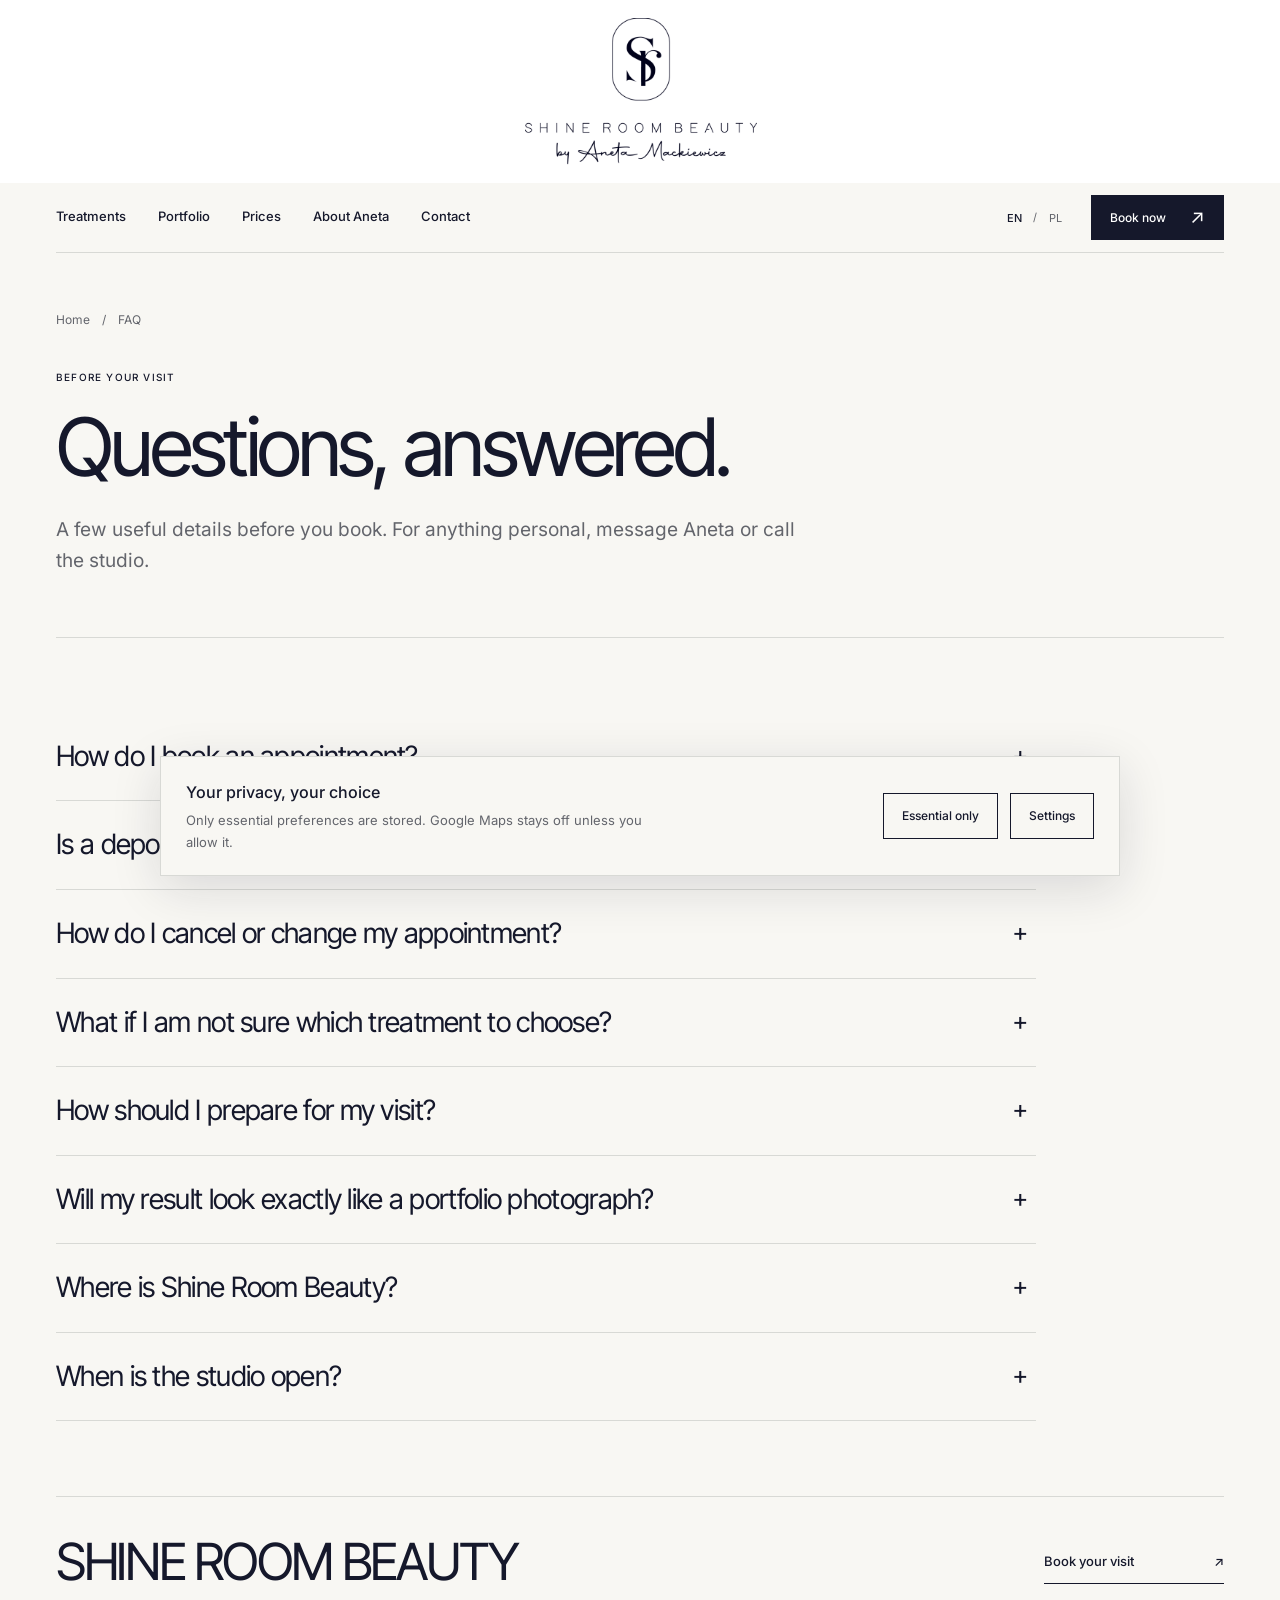
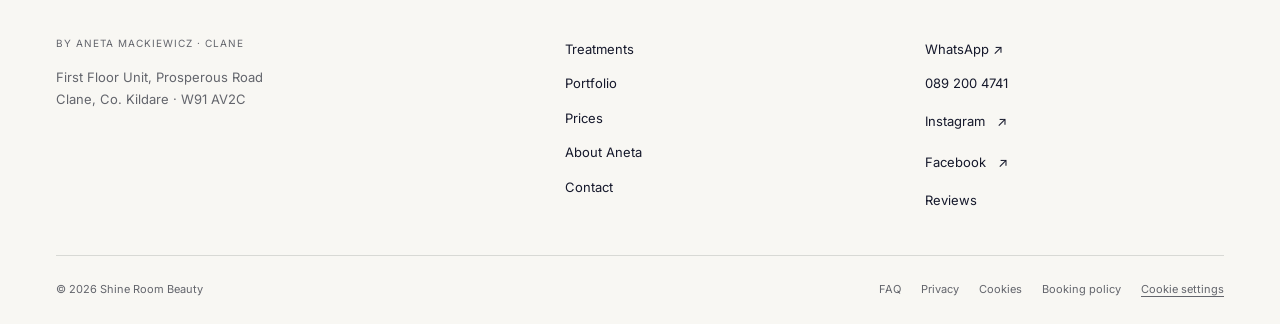
<file: faq.html>
<!doctype html>
<html lang="en" class="" data-static-build="2026-11-15-v4"><head><meta name="robots" content="noindex, nofollow, noarchive">
  <meta charset="utf-8">
  <meta name="viewport" content="width=device-width,initial-scale=1">
  <meta name="theme-color" content="#f8f7f3">
  <meta name="description" content="Booking, preparation and studio information for Shine Room Beauty in Clane, Co. Kildare.">
  <title>FAQ | Shine Room Beauty Clane</title>
  <link rel="stylesheet" href="styles.css?v=637212a84cc7">
  <script src="content.js?v=9ad624e4fc46" defer=""></script>
  <script src="portfolio-data.js?v=a60f5c091fd8" defer=""></script>
  <script src="script.js?v=f2a4ddb9be09" defer=""></script>
</head>
<body data-title-en="FAQ | Shine Room Beauty Clane" data-title-pl="Pytania i odpowiedzi | Shine Room Beauty Clane" data-description-en="Booking, preparation and studio information for Shine Room Beauty in Clane, Co. Kildare." data-description-pl="Informacje o rezerwacji, przygotowaniu do wizyty i studio Shine Room Beauty w Clane, hrabstwo Kildare.">
  <div id="site-shell"><a class="skip-link" href="#main-content"><span data-en="Skip to content" data-pl="Przejdź do treści">Skip to content</span></a><div class="brand-masthead"><a class="brand full-brand" href="index.html" aria-label="Shine Room Beauty by Aneta Mackiewicz"><span class="full-logo"><img src="assets/site/logo.png" alt="Shine Room Beauty by Aneta Mackiewicz" width="1600" height="1600" loading="lazy"></span></a></div><header class="site-header"><div class="header-inner section-wrap"><a class="mobile-home" href="index.html" data-aria-en="Home" data-aria-pl="Strona główna" aria-label="Home">SHINE ROOM</a><nav id="site-nav" aria-label="Primary navigation" data-aria-en="Primary navigation" data-aria-pl="Główna nawigacja"><a href="treatments.html"><span data-en="Treatments" data-pl="Zabiegi">Treatments</span></a><a href="gallery.html"><span data-en="Portfolio" data-pl="Portfolio">Portfolio</span></a><a href="prices.html"><span data-en="Prices" data-pl="Cennik">Prices</span></a><a href="about.html"><span data-en="About Aneta" data-pl="O Anecie">About Aneta</span></a><a href="contact.html"><span data-en="Contact" data-pl="Kontakt">Contact</span></a><div class="mobile-menu-tools"><div class="language-switch" role="group" data-aria-en="Language" data-aria-pl="Język" aria-label="Language"><button type="button" data-lang="en" class="active" aria-pressed="true">EN</button><span aria-hidden="true">/</span><button type="button" data-lang="pl" aria-pressed="false">PL</button></div><a class="button button-small" href="https://booksy.com/en-ie/9393_shine-room-beauty_other_52926_naas" target="_blank" rel="noopener"><span data-en="Book now" data-pl="Zarezerwuj">Book now</span><span aria-hidden="true">↗</span></a></div></nav><div class="header-actions"><div class="language-switch" role="group" data-aria-en="Language" data-aria-pl="Język" aria-label="Language"><button type="button" data-lang="en" class="active" aria-pressed="true">EN</button><span aria-hidden="true">/</span><button type="button" data-lang="pl" aria-pressed="false">PL</button></div><a class="button button-small" href="https://booksy.com/en-ie/9393_shine-room-beauty_other_52926_naas" target="_blank" rel="noopener"><span data-en="Book now" data-pl="Zarezerwuj">Book now</span><span aria-hidden="true">↗</span></a></div><button class="menu-button" type="button" aria-controls="site-nav" aria-expanded="false" aria-label="Open menu"><span></span><span></span></button></div></header></div>
  <main id="main-content">
    <section class="page-heading section-wrap">
      <div class="breadcrumb"><a href="index.html" data-en="Home" data-pl="Strona główna">Home</a><span>/</span><span>FAQ</span></div>
      <p class="eyebrow" data-en="BEFORE YOUR VISIT" data-pl="PRZED TWOJĄ WIZYTĄ">BEFORE YOUR VISIT</p>
      <h1 data-en="Questions, answered." data-pl="Pytania i odpowiedzi.">Questions, answered.</h1>
      <p class="lead" data-en="A few useful details before you book. For anything personal, message Aneta or call the studio." data-pl="Kilka przydatnych informacji przed rezerwacją. Jeśli chcesz omówić swoje potrzeby, napisz do Anety lub zadzwoń do studia.">A few useful details before you book. For anything personal, message Aneta or call the studio.</p>
    </section>
    <section class="page-section section-wrap">
      <div class="accordion">
        <details><summary data-en="How do I book an appointment?" data-pl="Jak zarezerwować wizytę?">How do I book an appointment?</summary><p data-en="Use Booksy to choose a treatment and see available dates and times. If you would like help choosing a treatment first, contact Aneta on WhatsApp or by phone." data-pl="W Booksy wybierzesz zabieg oraz sprawdzisz dostępne daty i godziny. Jeśli najpierw potrzebujesz pomocy w wyborze zabiegu, skontaktuj się z Anetą przez WhatsApp lub telefonicznie.">Use Booksy to choose a treatment and see available dates and times. If you would like help choosing a treatment first, contact Aneta on WhatsApp or by phone.</p><p><a class="plain-link" href="https://booksy.com/en-ie/9393_shine-room-beauty_other_52926_naas" target="_blank" rel="noopener" data-en="Open Booksy ↗" data-pl="Otwórz Booksy ↗">Open Booksy ↗</a></p></details>
        <details><summary data-en="Is a deposit required?" data-pl="Czy wymagany jest depozyt?">Is a deposit required?</summary><p data-en="No deposit is currently required to book an appointment at Shine Room Beauty." data-pl="Obecnie rezerwacja wizyty w Shine Room Beauty nie wymaga wpłaty depozytu.">No deposit is currently required to book an appointment at Shine Room Beauty.</p></details>
        <details><summary data-en="How do I cancel or change my appointment?" data-pl="Jak anulować lub przełożyć wizytę?">How do I cancel or change my appointment?</summary><p data-en="Please give at least 24 hours’ notice if you need to cancel or reschedule. Use Booksy, call 089 200 4741 or send a WhatsApp message. If something unexpected happens closer to your appointment, contact the studio as soon as you can." data-pl="Jeśli musisz anulować lub przełożyć wizytę, prosimy o kontakt co najmniej 24 godziny wcześniej. Możesz skorzystać z Booksy, zadzwonić pod numer 089 200 4741 lub napisać na WhatsAppie. Jeśli coś niespodziewanego wydarzy się później, skontaktuj się ze studiem jak najszybciej.">Please give at least 24 hours’ notice if you need to cancel or reschedule. Use Booksy, call 089 200 4741 or send a WhatsApp message. If something unexpected happens closer to your appointment, contact the studio as soon as you can.</p></details>
        <details><summary data-en="What if I am not sure which treatment to choose?" data-pl="Co zrobić, jeśli nie wiem, jaki zabieg wybrać?">What if I am not sure which treatment to choose?</summary><p data-en="Start with a conversation. Tell Aneta what you would like to focus on and what you hope to achieve. Your preferences, suitability and expectations can be discussed before you decide to proceed." data-pl="Zacznij od rozmowy. Powiedz Anecie, na czym chcesz się skupić i jaki efekt jest dla Ciebie ważny. Przed podjęciem decyzji można omówić Twoje preferencje, odpowiedniość zabiegu i realistyczne oczekiwania.">Start with a conversation. Tell Aneta what you would like to focus on and what you hope to achieve. Your preferences, suitability and expectations can be discussed before you decide to proceed.</p></details>
        <details><summary data-en="How should I prepare for my visit?" data-pl="Jak przygotować się do wizyty?">How should I prepare for my visit?</summary><p data-en="Preparation depends on the treatment. Contact Aneta before your appointment for the guidance relevant to your booking, especially if you have questions about your skin, current products or recent treatments. There is no single preparation routine for every service." data-pl="Przygotowanie zależy od wybranego zabiegu. Przed wizytą skontaktuj się z Anetą, aby uzyskać odpowiednie wskazówki, szczególnie jeśli masz pytania dotyczące skóry, używanych kosmetyków lub ostatnich zabiegów. Nie ma jednego sposobu przygotowania do wszystkich usług.">Preparation depends on the treatment. Contact Aneta before your appointment for the guidance relevant to your booking, especially if you have questions about your skin, current products or recent treatments. There is no single preparation routine for every service.</p></details>
        <details><summary data-en="Will my result look exactly like a portfolio photograph?" data-pl="Czy mój efekt będzie identyczny jak na zdjęciu w portfolio?">Will my result look exactly like a portfolio photograph?</summary><p data-en="Portfolio photographs show individual results. Outcomes differ between people and cannot be guaranteed. The treatment, your starting point and your expectations should be discussed before your appointment." data-pl="Zdjęcia w portfolio pokazują indywidualne efekty. Rezultaty różnią się między osobami i nie można ich zagwarantować. Przed wizytą warto omówić zabieg, stan wyjściowy i swoje oczekiwania.">Portfolio photographs show individual results. Outcomes differ between people and cannot be guaranteed. The treatment, your starting point and your expectations should be discussed before your appointment.</p></details>
        <details><summary data-en="Where is Shine Room Beauty?" data-pl="Gdzie znajduje się Shine Room Beauty?">Where is Shine Room Beauty?</summary><p data-en="The studio is at First Floor Unit, Prosperous Road, Clane, Co. Kildare, W91 AV2C. You will find directions and an optional Google Map on the Contact page." data-pl="Studio mieści się pod adresem First Floor Unit, Prosperous Road, Clane, hrabstwo Kildare, W91 AV2C. Wskazówki dojazdu i opcjonalną mapę Google znajdziesz na stronie Kontakt.">The studio is at First Floor Unit, Prosperous Road, Clane, Co. Kildare, W91 AV2C. You will find directions and an optional Google Map on the Contact page.</p><p><a class="plain-link" href="contact.html" data-en="Find the studio ↗" data-pl="Znajdź studio ↗">Find the studio ↗</a></p></details>
        <details><summary data-en="When is the studio open?" data-pl="W jakich godzinach studio jest otwarte?">When is the studio open?</summary><p data-en="Wednesday to Friday: 09:00–19:00. Saturday: 09:00–14:00. The studio is closed Sunday to Tuesday. Booksy shows the available appointment times." data-pl="Od środy do piątku: 09:00–19:00. Sobota: 09:00–14:00. Od niedzieli do wtorku studio jest zamknięte. Dostępne terminy wizyt są widoczne w Booksy.">Wednesday to Friday: 09:00–19:00. Saturday: 09:00–14:00. The studio is closed Sunday to Tuesday. Booksy shows the available appointment times.</p></details>
      </div>
    </section>
  </main>
  <div id="site-footer"><footer class="site-footer section-wrap"><div class="footer-top"><a class="footer-name" href="index.html">SHINE ROOM BEAUTY</a><a class="plain-link" href="https://booksy.com/en-ie/9393_shine-room-beauty_other_52926_naas" target="_blank" rel="noopener"><span data-en="Book your visit" data-pl="Zarezerwuj wizytę">Book your visit</span><span aria-hidden="true">↗</span></a></div><div class="footer-grid"><div><p class="micro-label">BY ANETA MACKIEWICZ · CLANE</p><address>First Floor Unit, Prosperous Road<br>Clane, Co. Kildare · W91 AV2C</address></div><div class="footer-links"><a href="treatments.html"><span data-en="Treatments" data-pl="Zabiegi">Treatments</span></a><a href="gallery.html"><span data-en="Portfolio" data-pl="Portfolio">Portfolio</span></a><a href="prices.html"><span data-en="Prices" data-pl="Cennik">Prices</span></a><a href="about.html"><span data-en="About Aneta" data-pl="O Anecie">About Aneta</span></a><a href="contact.html"><span data-en="Contact" data-pl="Kontakt">Contact</span></a></div><div class="footer-links"><a href="https://wa.me/353892004741" target="_blank" rel="noopener">WhatsApp ↗</a><a href="tel:+353892004741">089 200 4741</a><a class="" data-social="instagram" href="https://www.instagram.com/shine_room_beauty/" target="_blank" rel="noopener noreferrer" data-aria-en="Instagram — Shine Room Beauty (opens in a new tab)" data-aria-pl="Instagram — Shine Room Beauty (otwiera się w nowej karcie)" aria-label="Instagram — Shine Room Beauty (opens in a new tab)">Instagram<span aria-hidden="true">↗</span></a><a class="" data-social="facebook" href="https://www.facebook.com/share/1KfqWJRtGH/" target="_blank" rel="noopener noreferrer" data-aria-en="Facebook — Shine Room Beauty (opens in a new tab)" data-aria-pl="Facebook — Shine Room Beauty (otwiera się w nowej karcie)" aria-label="Facebook — Shine Room Beauty (opens in a new tab)">Facebook<span aria-hidden="true">↗</span></a><a href="reviews.html"><span data-en="Reviews" data-pl="Opinie">Reviews</span></a></div></div><div class="footer-bottom"><span>© 2026 Shine Room Beauty</span><div><a href="faq.html">FAQ</a><a href="privacy.html"><span data-en="Privacy" data-pl="Prywatność">Privacy</span></a><a href="cookies.html">Cookies</a><a href="booking-policy.html"><span data-en="Booking policy" data-pl="Zasady rezerwacji">Booking policy</span></a><button type="button" data-privacy-settings=""><span data-en="Cookie settings" data-pl="Ustawienia cookies">Cookie settings</span></button></div></div></footer><div class="mobile-contact"><a href="https://wa.me/353892004741" target="_blank" rel="noopener">WhatsApp <span aria-hidden="true">↗</span></a><a href="tel:+353892004741"><span data-en="Call the studio" data-pl="Zadzwoń">Call the studio</span><span aria-hidden="true">↗</span></a></div><aside class="cookie-banner" id="cookie-banner" hidden=""><div><strong><span data-en="Your privacy, your choice" data-pl="Twoja prywatność, Twój wybór">Your privacy, your choice</span></strong><p><span data-en="Only essential preferences are stored. Google Maps stays off unless you allow it." data-pl="Zapisujemy tylko niezbędne preferencje. Mapy Google pozostają wyłączone, dopóki na nie nie zezwolisz.">Only essential preferences are stored. Google Maps stays off unless you allow it.</span></p></div><div class="cookie-actions"><button class="button button-outline" type="button" data-cookie-essential=""><span data-en="Essential only" data-pl="Tylko niezbędne">Essential only</span></button><button class="button button-outline" type="button" data-privacy-settings=""><span data-en="Settings" data-pl="Ustawienia">Settings</span></button></div></aside><dialog class="privacy-dialog" id="privacy-dialog" aria-labelledby="privacy-title"><form method="dialog"><button class="dialog-close" value="close" aria-label="Close" data-aria-en="Close" data-aria-pl="Zamknij">×</button><p class="eyebrow"><span data-en="Privacy preferences" data-pl="Preferencje prywatności">Privacy preferences</span></p><h2 id="privacy-title"><span data-en="Make yourself comfortable." data-pl="Zdecyduj po swojemu.">Make yourself comfortable.</span></h2><p><span data-en="This site has no advertising or analytics. Your language and privacy choices are stored on this device." data-pl="Ta strona nie używa reklam ani analityki. Wybór języka i prywatności zapisujemy na tym urządzeniu.">This site has no advertising or analytics. Your language and privacy choices are stored on this device.</span></p><label class="privacy-toggle"><input type="checkbox" id="map-consent"><span><strong>Google Maps</strong><small data-en="Allow the embedded map. Google may process information under its own privacy policy." data-pl="Zezwól na osadzoną mapę. Google może przetwarzać informacje zgodnie ze swoją polityką prywatności.">Allow the embedded map. Google may process information under its own privacy policy.</small></span></label><a class="plain-link" href="cookies.html"><span data-en="Read the cookies policy" data-pl="Przeczytaj politykę cookies">Read the cookies policy</span><span aria-hidden="true">↗</span></a><button class="button" type="button" id="save-privacy"><span data-en="Save preferences" data-pl="Zapisz preferencje">Save preferences</span><span aria-hidden="true">↗</span></button></form></dialog><dialog class="lightbox" id="lightbox" aria-labelledby="lightbox-title"><button class="dialog-close" type="button" data-close-lightbox="" aria-label="Close image" data-aria-en="Close image" data-aria-pl="Zamknij zdjęcie">×</button><div class="lightbox-image"></div><div class="lightbox-caption"><h2 id="lightbox-title"></h2><p id="lightbox-description"></p></div><div class="lightbox-controls"><button type="button" data-photo-prev="" aria-label="Previous image" data-aria-en="Previous image" data-aria-pl="Poprzednie zdjęcie">←</button><span id="photo-count"></span><button type="button" data-photo-next="" aria-label="Next image" data-aria-en="Next image" data-aria-pl="Następne zdjęcie">→</button></div></dialog></div>





</body></html>
</file>
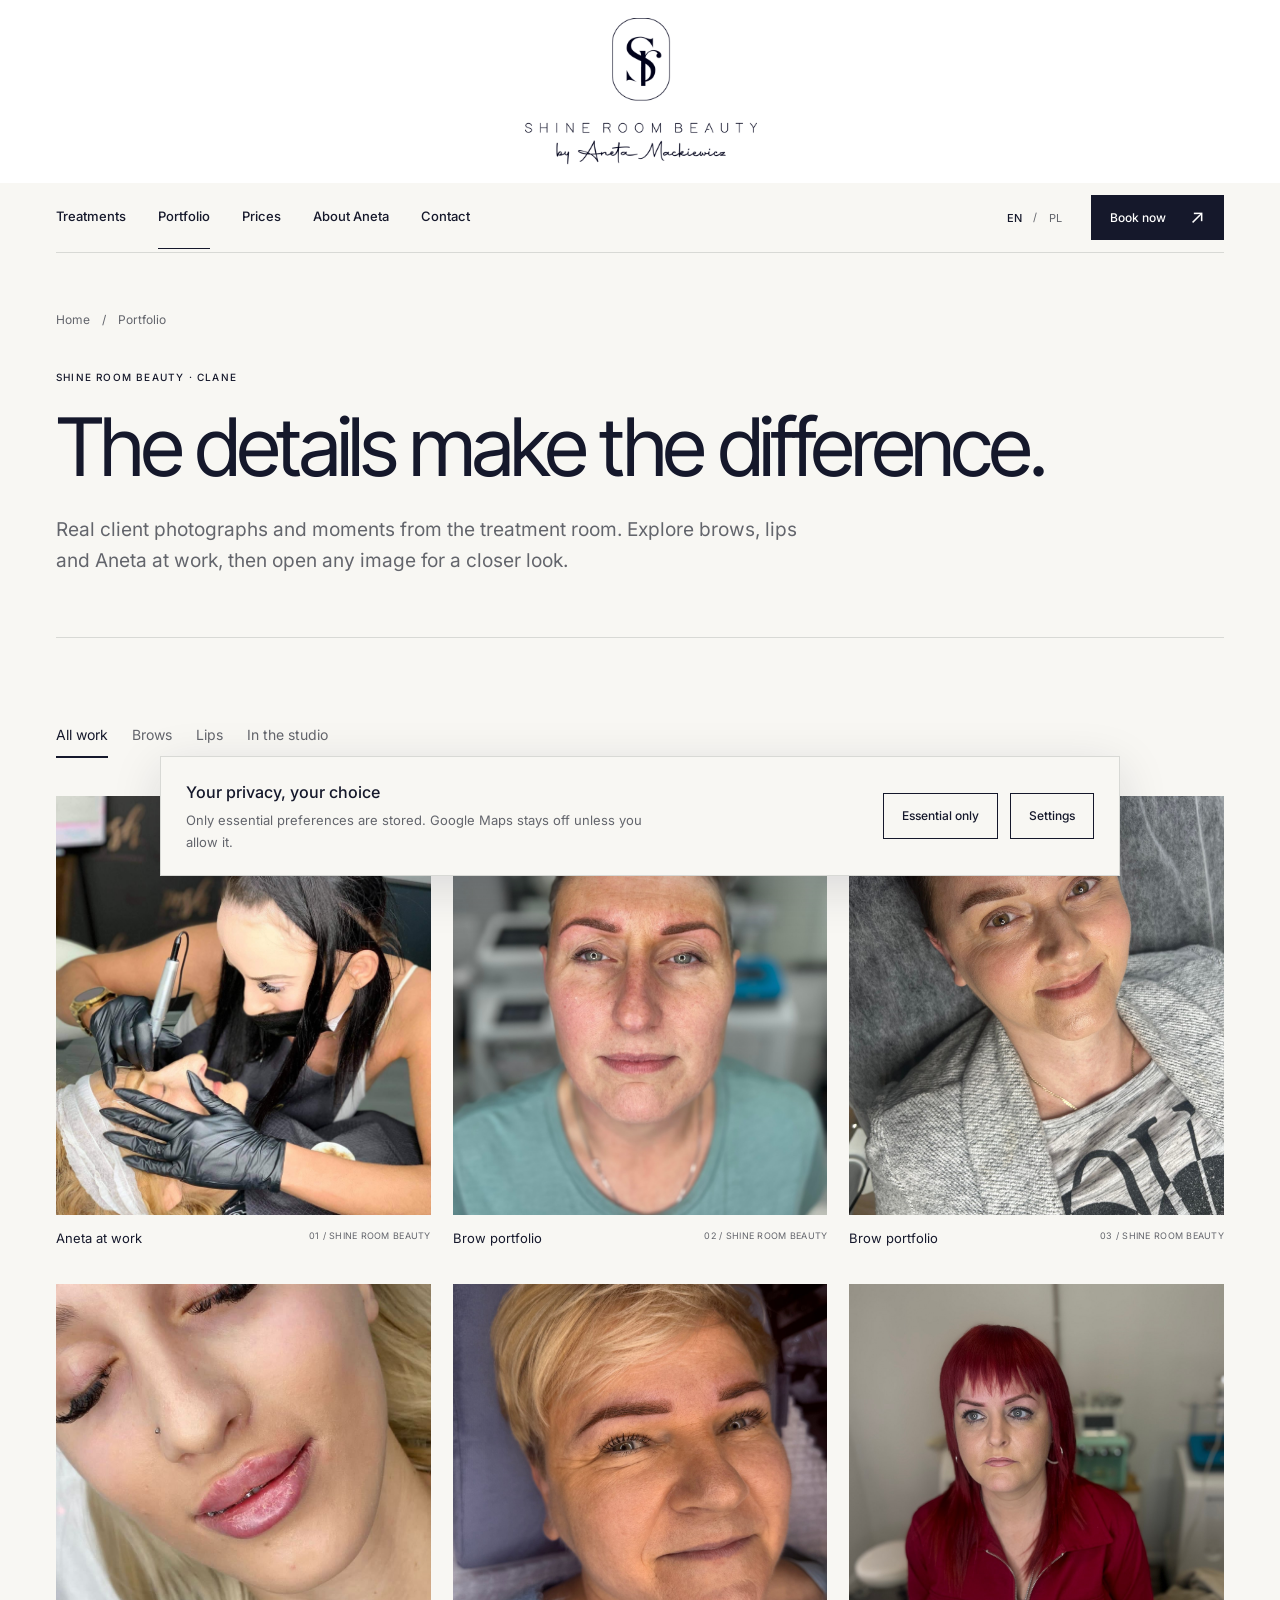
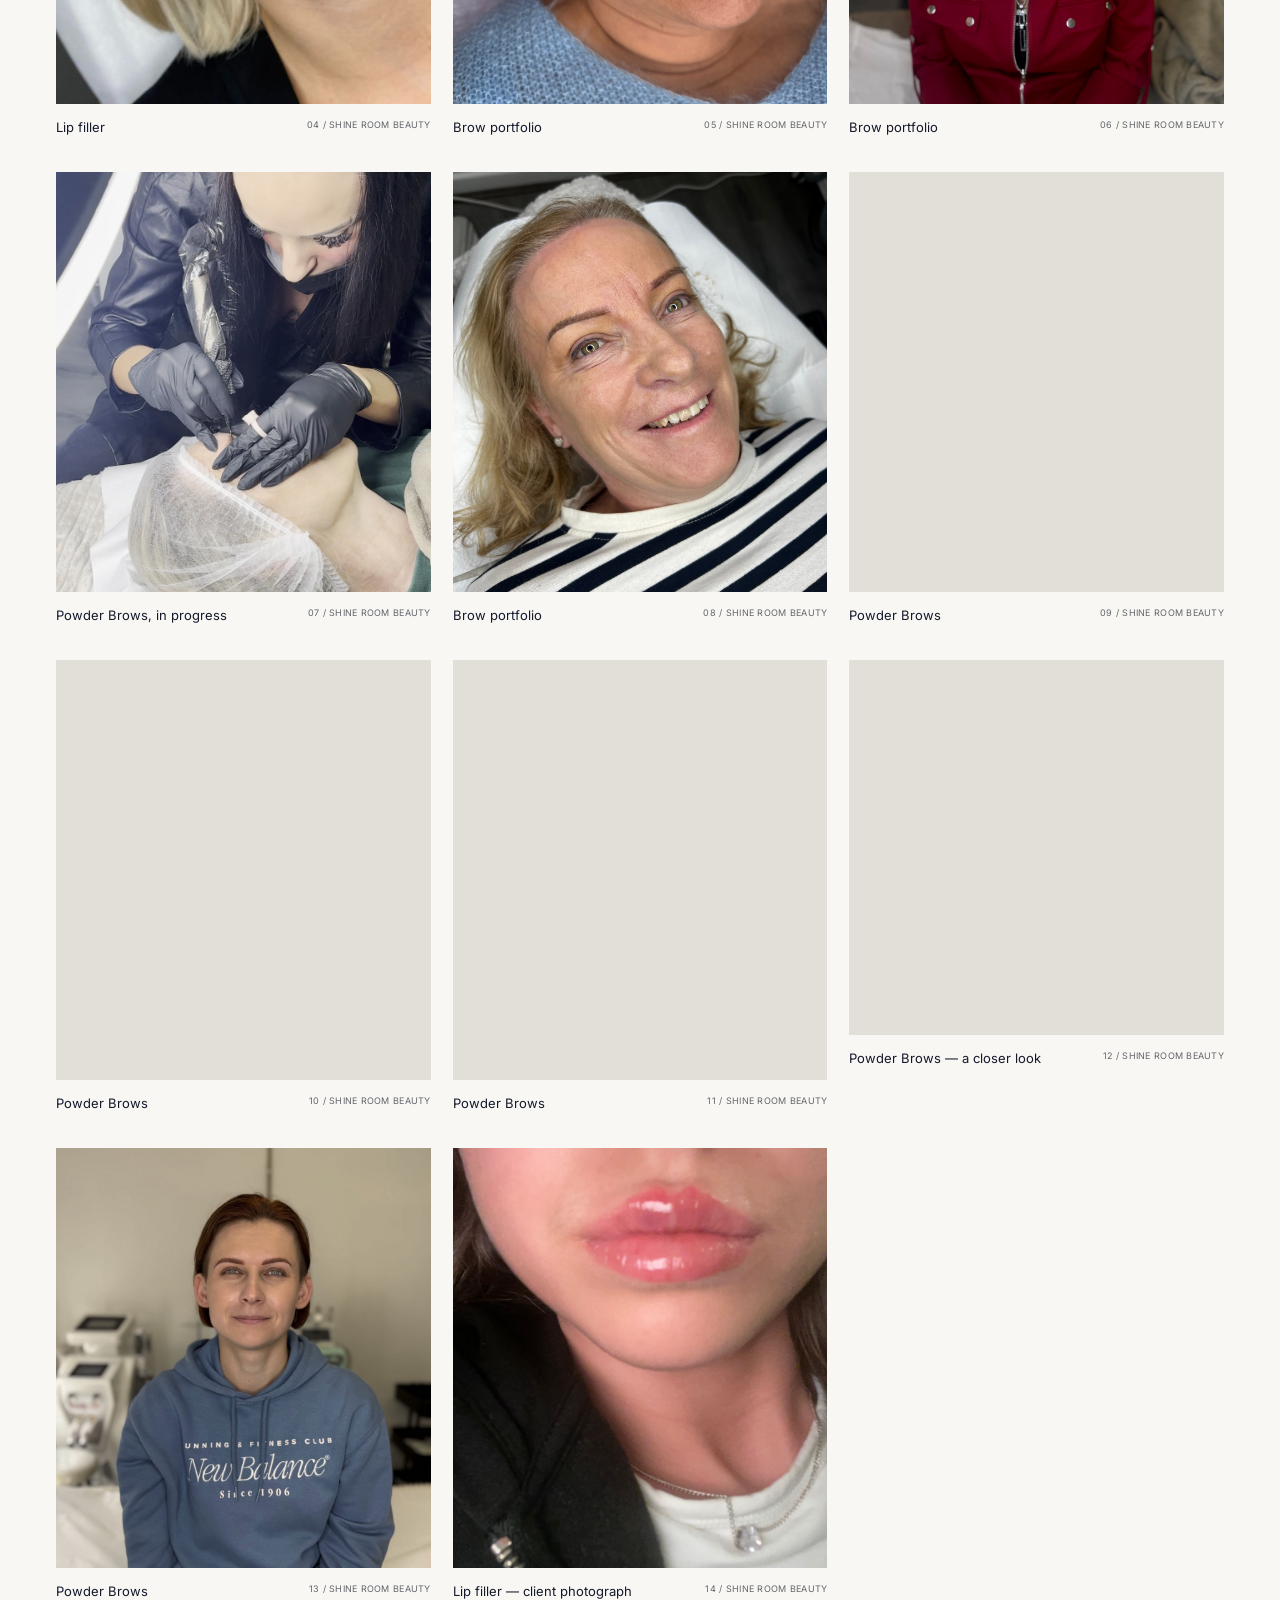
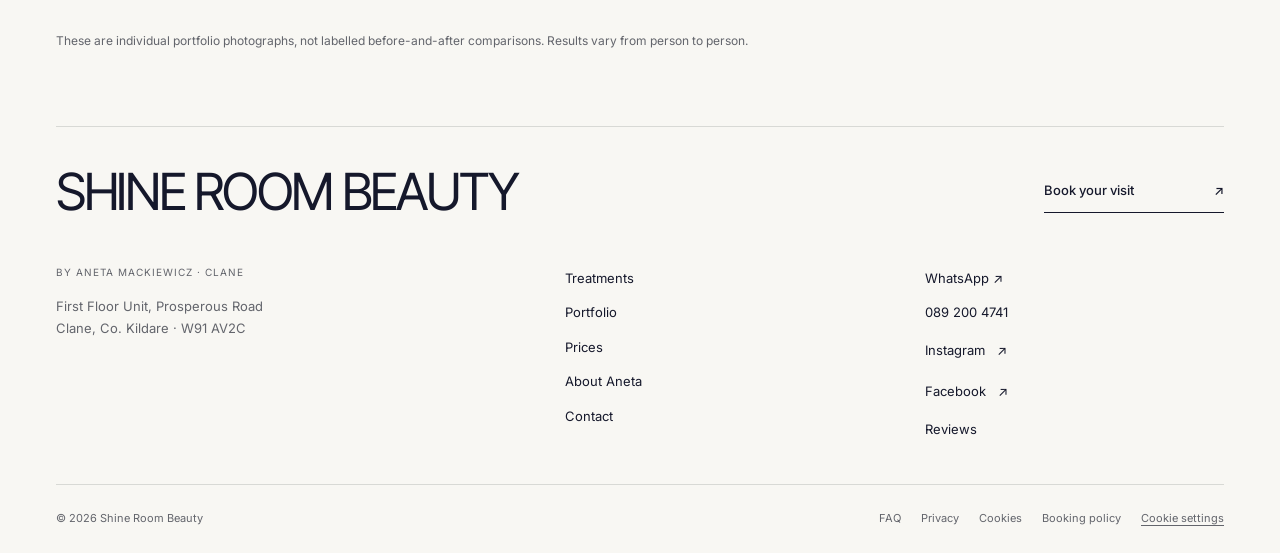
<file: gallery.html>
<!doctype html>
<html lang="en" class="" data-static-build="2026-11-15-v4"><head><meta name="robots" content="noindex, nofollow, noarchive"><meta charset="utf-8"><meta name="viewport" content="width=device-width,initial-scale=1"><meta name="theme-color" content="#f8f7f3"><meta name="description" content="Real client portfolio and brow treatment photographs from Shine Room Beauty by Aneta Mackiewicz in Clane."><title>Portfolio | Shine Room Beauty Clane</title><link rel="stylesheet" href="styles.css?v=637212a84cc7"><script src="content.js?v=9ad624e4fc46" defer=""></script><script src="portfolio-data.js?v=a60f5c091fd8" defer=""></script><script src="script.js?v=f2a4ddb9be09" defer=""></script></head>
<body data-title-en="Portfolio | Shine Room Beauty Clane" data-title-pl="Portfolio | Shine Room Beauty Clane" data-description-en="Real client portfolio and brow treatment photographs from Shine Room Beauty by Aneta Mackiewicz in Clane." data-description-pl="Prawdziwe portfolio klientek i zdjęcia wykonywania makijażu permanentnego brwi w Shine Room Beauty w Clane."><div id="site-shell"><a class="skip-link" href="#main-content"><span data-en="Skip to content" data-pl="Przejdź do treści">Skip to content</span></a><div class="brand-masthead"><a class="brand full-brand" href="index.html" aria-label="Shine Room Beauty by Aneta Mackiewicz"><span class="full-logo"><img src="assets/site/logo.png" alt="Shine Room Beauty by Aneta Mackiewicz" width="1600" height="1600" loading="lazy"></span></a></div><header class="site-header"><div class="header-inner section-wrap"><a class="mobile-home" href="index.html" data-aria-en="Home" data-aria-pl="Strona główna" aria-label="Home">SHINE ROOM</a><nav id="site-nav" aria-label="Primary navigation" data-aria-en="Primary navigation" data-aria-pl="Główna nawigacja"><a href="treatments.html"><span data-en="Treatments" data-pl="Zabiegi">Treatments</span></a><a href="gallery.html" aria-current="page"><span data-en="Portfolio" data-pl="Portfolio">Portfolio</span></a><a href="prices.html"><span data-en="Prices" data-pl="Cennik">Prices</span></a><a href="about.html"><span data-en="About Aneta" data-pl="O Anecie">About Aneta</span></a><a href="contact.html"><span data-en="Contact" data-pl="Kontakt">Contact</span></a><div class="mobile-menu-tools"><div class="language-switch" role="group" data-aria-en="Language" data-aria-pl="Język" aria-label="Language"><button type="button" data-lang="en" class="active" aria-pressed="true">EN</button><span aria-hidden="true">/</span><button type="button" data-lang="pl" aria-pressed="false">PL</button></div><a class="button button-small" href="https://booksy.com/en-ie/9393_shine-room-beauty_other_52926_naas" target="_blank" rel="noopener"><span data-en="Book now" data-pl="Zarezerwuj">Book now</span><span aria-hidden="true">↗</span></a></div></nav><div class="header-actions"><div class="language-switch" role="group" data-aria-en="Language" data-aria-pl="Język" aria-label="Language"><button type="button" data-lang="en" class="active" aria-pressed="true">EN</button><span aria-hidden="true">/</span><button type="button" data-lang="pl" aria-pressed="false">PL</button></div><a class="button button-small" href="https://booksy.com/en-ie/9393_shine-room-beauty_other_52926_naas" target="_blank" rel="noopener"><span data-en="Book now" data-pl="Zarezerwuj">Book now</span><span aria-hidden="true">↗</span></a></div><button class="menu-button" type="button" aria-controls="site-nav" aria-expanded="false" aria-label="Open menu"><span></span><span></span></button></div></header></div><main id="main-content"><section class="page-heading section-wrap"><div class="breadcrumb"><a href="index.html"><span data-en="Home" data-pl="Strona główna">Home</span></a><span>/</span><span data-en="Portfolio" data-pl="Portfolio">Portfolio</span></div><p data-en="SHINE ROOM BEAUTY · CLANE" data-pl="SHINE ROOM BEAUTY · CLANE" class="eyebrow">SHINE ROOM BEAUTY · CLANE</p><h1 data-en="The details make the difference." data-pl="To detale robią różnicę.">The details make the difference.</h1><p data-en="Real client photographs and moments from the treatment room. Explore brows, lips and Aneta at work, then open any image for a closer look." data-pl="Prawdziwe zdjęcia klientek i chwile z gabinetu. Zobacz brwi, usta i Anetę podczas pracy, a następnie otwórz zdjęcie, aby przyjrzeć się detalom." class="lead">Real client photographs and moments from the treatment room. Explore brows, lips and Aneta at work, then open any image for a closer look.</p></section><section class="page-section section-wrap"><div class="filter-bar" role="group" aria-label="Portfolio filters" data-aria-en="Portfolio filters" data-aria-pl="Filtry portfolio"><button type="button" data-filter="all" aria-pressed="true"><span data-en="All work" data-pl="Wszystkie">All work</span></button><button type="button" data-filter="brows" aria-pressed="false"><span data-en="Brows" data-pl="Brwi">Brows</span></button><button type="button" data-filter="lips" aria-pressed="false"><span data-en="Lips" data-pl="Usta">Lips</span></button><button type="button" data-filter="studio" aria-pressed="false"><span data-en="In the studio" data-pl="W gabinecie">In the studio</span></button></div><div class="portfolio-grid" id="portfolio-grid"><a class="portfolio-card" data-photo="brows-session-01" data-category="studio" aria-label="View image: Aneta at work" href="assets/site/new-2026-11/brow-treatment-aneta.jpg"><span class="work-image"><img src="assets/site/new-2026-11/brow-treatment-aneta.jpg" alt="Aneta at work" width="1536" height="2048" loading="lazy" decoding="async"></span><span class="work-caption"><span>Aneta at work</span><small>01 / SHINE ROOM BEAUTY</small></span></a><a class="portfolio-card" data-photo="brows-new-mint" data-category="brows" aria-label="View image: Brow portfolio" href="assets/site/new-2026-11/brows-client-mint.jpg"><span class="work-image"><img src="assets/site/new-2026-11/brows-client-mint.jpg" alt="Brow portfolio" width="900" height="1200" loading="lazy" decoding="async"></span><span class="work-caption"><span>Brow portfolio</span><small>02 / SHINE ROOM BEAUTY</small></span></a><a class="portfolio-card" data-photo="brows-new-grey" data-category="brows" aria-label="View image: Brow portfolio" href="assets/site/new-2026-11/brows-client-grey.jpg"><span class="work-image"><img src="assets/site/new-2026-11/brows-client-grey.jpg" alt="Brow portfolio" width="1200" height="1600" loading="lazy" decoding="async"></span><span class="work-caption"><span>Brow portfolio</span><small>03 / SHINE ROOM BEAUTY</small></span></a><a class="portfolio-card" data-photo="lips-01" data-category="lips" aria-label="View image: Lip filler" href="assets/site/portfolio/lips-01.jpeg"><span class="work-image"><img src="assets/site/portfolio/lips-01.jpeg" alt="Lip filler" width="1536" height="1024" loading="lazy" decoding="async"></span><span class="work-caption"><span>Lip filler</span><small>04 / SHINE ROOM BEAUTY</small></span></a><a class="portfolio-card" data-photo="brows-new-blonde" data-category="brows" aria-label="View image: Brow portfolio" href="assets/site/new-2026-11/brows-client-blonde.jpg"><span class="work-image"><img src="assets/site/new-2026-11/brows-client-blonde.jpg" alt="Brow portfolio" width="1200" height="1600" loading="lazy" decoding="async"></span><span class="work-caption"><span>Brow portfolio</span><small>05 / SHINE ROOM BEAUTY</small></span></a><a class="portfolio-card" data-photo="brows-new-red-hair" data-category="brows" aria-label="View image: Brow portfolio" href="assets/site/new-2026-11/brows-client-red-hair-later.jpg"><span class="work-image"><img src="assets/site/new-2026-11/brows-client-red-hair-later.jpg" alt="Brow portfolio" width="1200" height="1600" loading="lazy" decoding="async"></span><span class="work-caption"><span>Brow portfolio</span><small>06 / SHINE ROOM BEAUTY</small></span></a><a class="portfolio-card" data-photo="brows-session-02" data-category="studio" aria-label="View image: Powder Brows, in progress" href="assets/site/new-2026-11/powder-brows-session-detail.jpg"><span class="work-image"><img src="assets/site/new-2026-11/powder-brows-session-detail.jpg" alt="Powder Brows, in progress" width="900" height="1600" loading="lazy" decoding="async"></span><span class="work-caption"><span>Powder Brows, in progress</span><small>07 / SHINE ROOM BEAUTY</small></span></a><a class="portfolio-card" data-photo="brows-new-striped" data-category="brows" aria-label="View image: Brow portfolio" href="assets/site/new-2026-11/brows-client-striped.jpg"><span class="work-image"><img src="assets/site/new-2026-11/brows-client-striped.jpg" alt="Brow portfolio" width="1200" height="1600" loading="lazy" decoding="async"></span><span class="work-caption"><span>Brow portfolio</span><small>08 / SHINE ROOM BEAUTY</small></span></a><a class="portfolio-card" data-photo="powder-brows-01" data-category="brows" aria-label="View image: Powder Brows" href="assets/site/portfolio/brows-01.jpeg"><span class="work-image"><img src="assets/site/portfolio/brows-01.jpeg" alt="Powder Brows" width="1284" height="1284" loading="lazy" decoding="async"></span><span class="work-caption"><span>Powder Brows</span><small>09 / SHINE ROOM BEAUTY</small></span></a><a class="portfolio-card" data-photo="powder-brows-02" data-category="brows" aria-label="View image: Powder Brows" href="assets/site/portfolio/brows-02.jpeg"><span class="work-image"><img src="assets/site/portfolio/brows-02.jpeg" alt="Powder Brows" width="2340" height="2339" loading="lazy" decoding="async"></span><span class="work-caption"><span>Powder Brows</span><small>10 / SHINE ROOM BEAUTY</small></span></a><a class="portfolio-card" data-photo="powder-brows-03" data-category="brows" aria-label="View image: Powder Brows" href="assets/site/portfolio/brows-03.jpeg"><span class="work-image"><img src="assets/site/portfolio/brows-03.jpeg" alt="Powder Brows" width="2340" height="2340" loading="lazy" decoding="async"></span><span class="work-caption"><span>Powder Brows</span><small>11 / SHINE ROOM BEAUTY</small></span></a><a class="portfolio-card" data-photo="powder-brows-04" data-category="brows" aria-label="View image: Powder Brows — a closer look" href="assets/site/portfolio/brows-04.jpeg"><span class="work-image rotated"><img src="assets/site/portfolio/brows-04.jpeg" alt="Powder Brows — a closer look" width="1536" height="1024" loading="lazy" decoding="async" style="--photo-rotation:90deg"></span><span class="work-caption"><span>Powder Brows — a closer look</span><small>12 / SHINE ROOM BEAUTY</small></span></a><a class="portfolio-card" data-photo="powder-brows-06" data-category="brows" aria-label="View image: Powder Brows" href="assets/site/portfolio/brows-06.jpeg"><span class="work-image"><img src="assets/site/portfolio/brows-06.jpeg" alt="Powder Brows" width="2340" height="2340" loading="lazy" decoding="async"></span><span class="work-caption"><span>Powder Brows</span><small>13 / SHINE ROOM BEAUTY</small></span></a><a class="portfolio-card" data-photo="lips-02" data-category="lips" aria-label="View image: Lip filler — client photograph" href="assets/site/treatments/lip-filler-client-02.jpeg"><span class="work-image"><img src="assets/site/treatments/lip-filler-client-02.jpeg" alt="Lip filler — client photograph" width="1440" height="1080" loading="lazy" decoding="async"></span><span class="work-caption"><span>Lip filler — client photograph</span><small>14 / SHINE ROOM BEAUTY</small></span></a></div><p data-en="These are individual portfolio photographs, not labelled before-and-after comparisons. Results vary from person to person." data-pl="To indywidualne zdjęcia z portfolio, a nie oznaczone porównania przed i po. Efekty mogą się różnić." class="results-note">These are individual portfolio photographs, not labelled before-and-after comparisons. Results vary from person to person.</p></section></main><div id="site-footer"><footer class="site-footer section-wrap"><div class="footer-top"><a class="footer-name" href="index.html">SHINE ROOM BEAUTY</a><a class="plain-link" href="https://booksy.com/en-ie/9393_shine-room-beauty_other_52926_naas" target="_blank" rel="noopener"><span data-en="Book your visit" data-pl="Zarezerwuj wizytę">Book your visit</span><span aria-hidden="true">↗</span></a></div><div class="footer-grid"><div><p class="micro-label">BY ANETA MACKIEWICZ · CLANE</p><address>First Floor Unit, Prosperous Road<br>Clane, Co. Kildare · W91 AV2C</address></div><div class="footer-links"><a href="treatments.html"><span data-en="Treatments" data-pl="Zabiegi">Treatments</span></a><a href="gallery.html" aria-current="page"><span data-en="Portfolio" data-pl="Portfolio">Portfolio</span></a><a href="prices.html"><span data-en="Prices" data-pl="Cennik">Prices</span></a><a href="about.html"><span data-en="About Aneta" data-pl="O Anecie">About Aneta</span></a><a href="contact.html"><span data-en="Contact" data-pl="Kontakt">Contact</span></a></div><div class="footer-links"><a href="https://wa.me/353892004741" target="_blank" rel="noopener">WhatsApp ↗</a><a href="tel:+353892004741">089 200 4741</a><a class="" data-social="instagram" href="https://www.instagram.com/shine_room_beauty/" target="_blank" rel="noopener noreferrer" data-aria-en="Instagram — Shine Room Beauty (opens in a new tab)" data-aria-pl="Instagram — Shine Room Beauty (otwiera się w nowej karcie)" aria-label="Instagram — Shine Room Beauty (opens in a new tab)">Instagram<span aria-hidden="true">↗</span></a><a class="" data-social="facebook" href="https://www.facebook.com/share/1KfqWJRtGH/" target="_blank" rel="noopener noreferrer" data-aria-en="Facebook — Shine Room Beauty (opens in a new tab)" data-aria-pl="Facebook — Shine Room Beauty (otwiera się w nowej karcie)" aria-label="Facebook — Shine Room Beauty (opens in a new tab)">Facebook<span aria-hidden="true">↗</span></a><a href="reviews.html"><span data-en="Reviews" data-pl="Opinie">Reviews</span></a></div></div><div class="footer-bottom"><span>© 2026 Shine Room Beauty</span><div><a href="faq.html">FAQ</a><a href="privacy.html"><span data-en="Privacy" data-pl="Prywatność">Privacy</span></a><a href="cookies.html">Cookies</a><a href="booking-policy.html"><span data-en="Booking policy" data-pl="Zasady rezerwacji">Booking policy</span></a><button type="button" data-privacy-settings=""><span data-en="Cookie settings" data-pl="Ustawienia cookies">Cookie settings</span></button></div></div></footer><div class="mobile-contact"><a href="https://wa.me/353892004741" target="_blank" rel="noopener">WhatsApp <span aria-hidden="true">↗</span></a><a href="tel:+353892004741"><span data-en="Call the studio" data-pl="Zadzwoń">Call the studio</span><span aria-hidden="true">↗</span></a></div><aside class="cookie-banner" id="cookie-banner" hidden=""><div><strong><span data-en="Your privacy, your choice" data-pl="Twoja prywatność, Twój wybór">Your privacy, your choice</span></strong><p><span data-en="Only essential preferences are stored. Google Maps stays off unless you allow it." data-pl="Zapisujemy tylko niezbędne preferencje. Mapy Google pozostają wyłączone, dopóki na nie nie zezwolisz.">Only essential preferences are stored. Google Maps stays off unless you allow it.</span></p></div><div class="cookie-actions"><button class="button button-outline" type="button" data-cookie-essential=""><span data-en="Essential only" data-pl="Tylko niezbędne">Essential only</span></button><button class="button button-outline" type="button" data-privacy-settings=""><span data-en="Settings" data-pl="Ustawienia">Settings</span></button></div></aside><dialog class="privacy-dialog" id="privacy-dialog" aria-labelledby="privacy-title"><form method="dialog"><button class="dialog-close" value="close" aria-label="Close" data-aria-en="Close" data-aria-pl="Zamknij">×</button><p class="eyebrow"><span data-en="Privacy preferences" data-pl="Preferencje prywatności">Privacy preferences</span></p><h2 id="privacy-title"><span data-en="Make yourself comfortable." data-pl="Zdecyduj po swojemu.">Make yourself comfortable.</span></h2><p><span data-en="This site has no advertising or analytics. Your language and privacy choices are stored on this device." data-pl="Ta strona nie używa reklam ani analityki. Wybór języka i prywatności zapisujemy na tym urządzeniu.">This site has no advertising or analytics. Your language and privacy choices are stored on this device.</span></p><label class="privacy-toggle"><input type="checkbox" id="map-consent"><span><strong>Google Maps</strong><small data-en="Allow the embedded map. Google may process information under its own privacy policy." data-pl="Zezwól na osadzoną mapę. Google może przetwarzać informacje zgodnie ze swoją polityką prywatności.">Allow the embedded map. Google may process information under its own privacy policy.</small></span></label><a class="plain-link" href="cookies.html"><span data-en="Read the cookies policy" data-pl="Przeczytaj politykę cookies">Read the cookies policy</span><span aria-hidden="true">↗</span></a><button class="button" type="button" id="save-privacy"><span data-en="Save preferences" data-pl="Zapisz preferencje">Save preferences</span><span aria-hidden="true">↗</span></button></form></dialog><dialog class="lightbox" id="lightbox" aria-labelledby="lightbox-title"><button class="dialog-close" type="button" data-close-lightbox="" aria-label="Close image" data-aria-en="Close image" data-aria-pl="Zamknij zdjęcie">×</button><div class="lightbox-image"></div><div class="lightbox-caption"><h2 id="lightbox-title"></h2><p id="lightbox-description"></p></div><div class="lightbox-controls"><button type="button" data-photo-prev="" aria-label="Previous image" data-aria-en="Previous image" data-aria-pl="Poprzednie zdjęcie">←</button><span id="photo-count"></span><button type="button" data-photo-next="" aria-label="Next image" data-aria-en="Next image" data-aria-pl="Następne zdjęcie">→</button></div></dialog></div><noscript><p class="section-wrap page-section">For the complete treatment menu and reservations, <a href="https://booksy.com/en-ie/9393_shine-room-beauty_other_52926_naas">open Booksy</a>. Call <a href="tel:+353892004741">089 200 4741</a> or <a href="https://wa.me/353892004741">contact Aneta on WhatsApp</a>.</p></noscript>












</body></html>
</file>
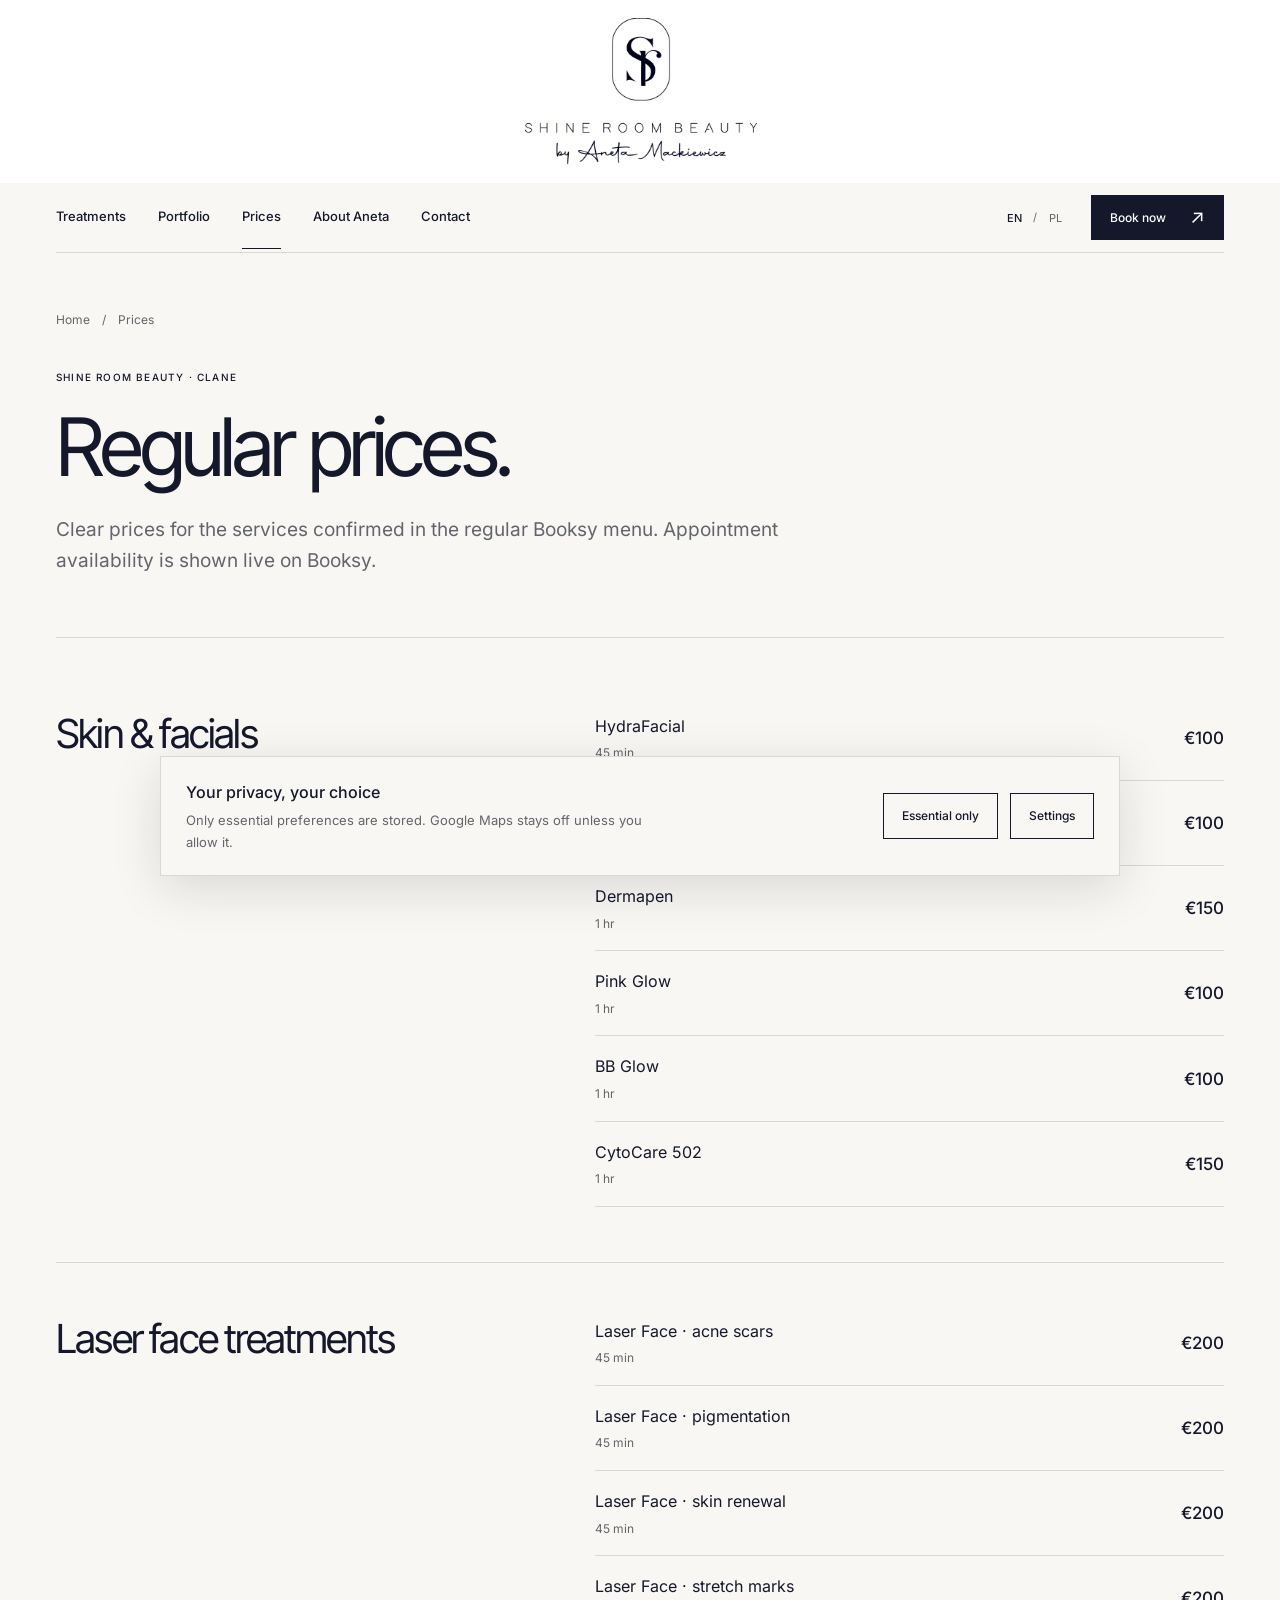
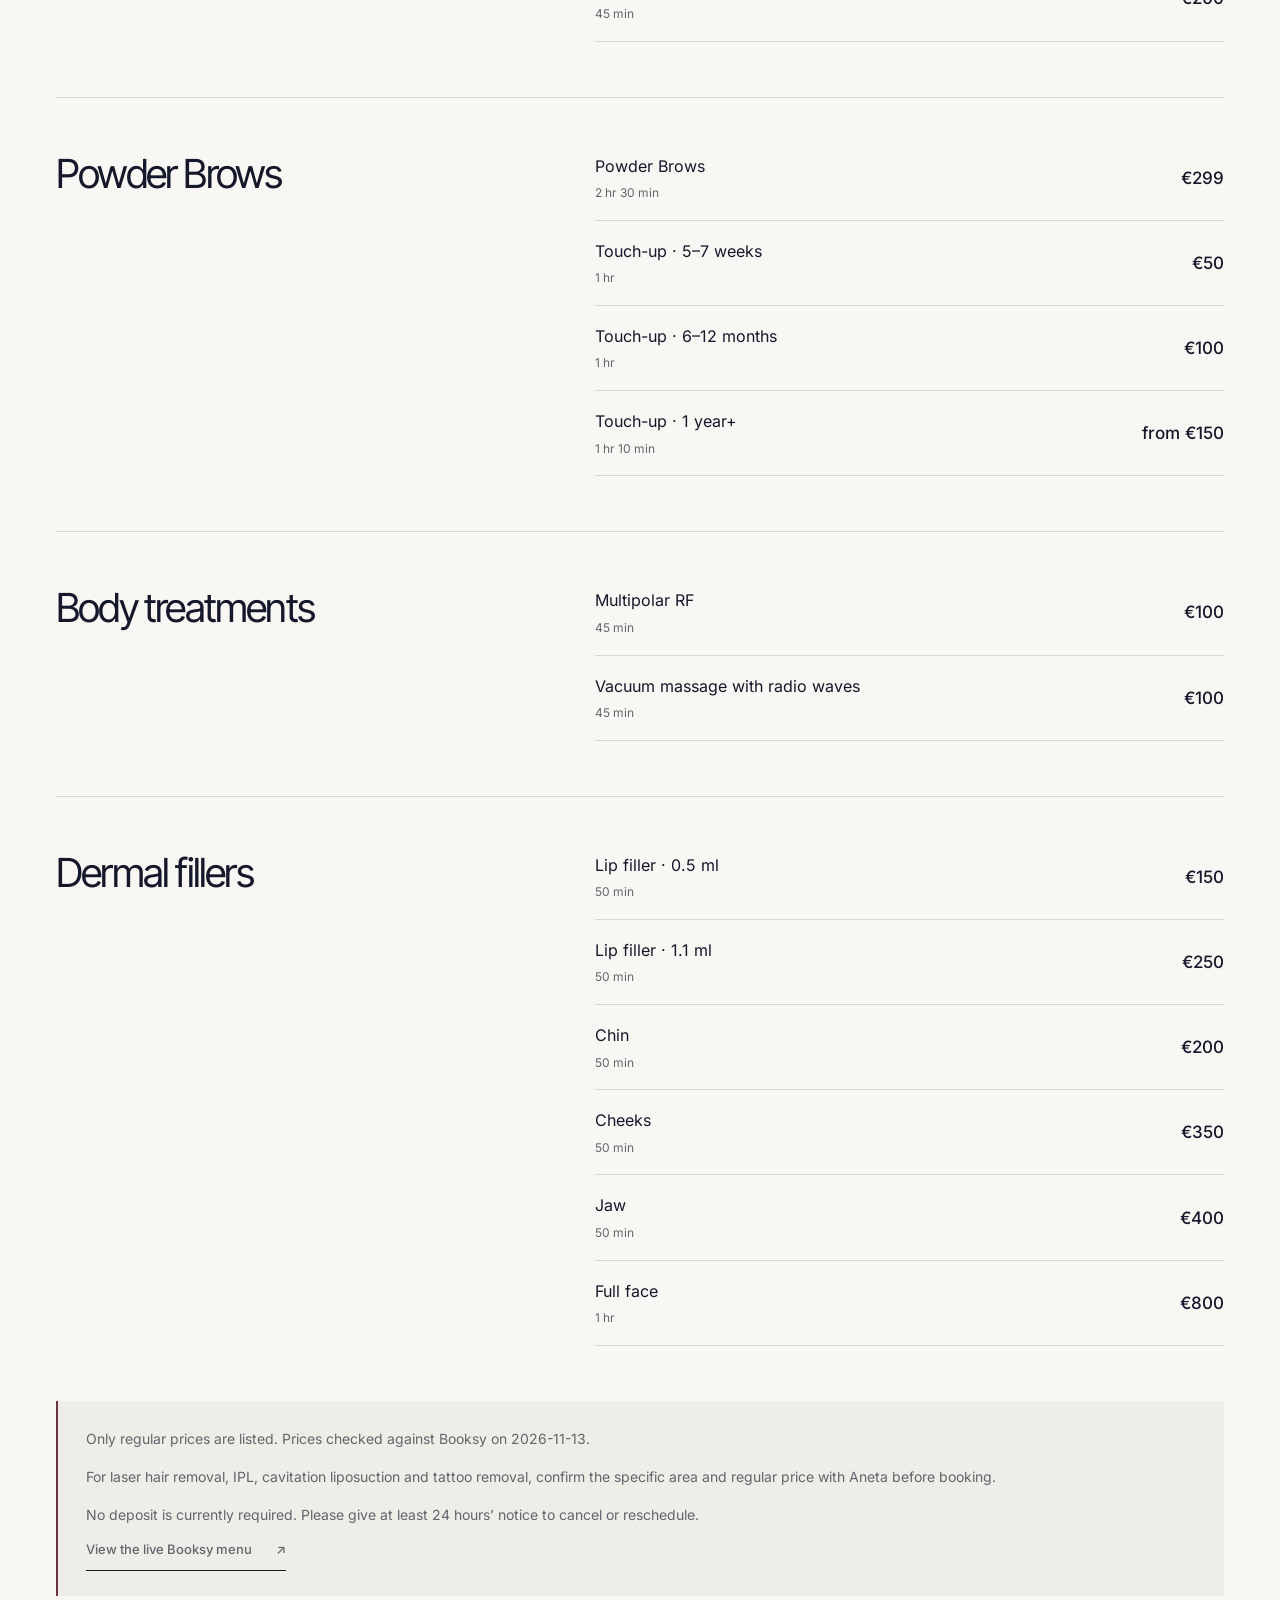
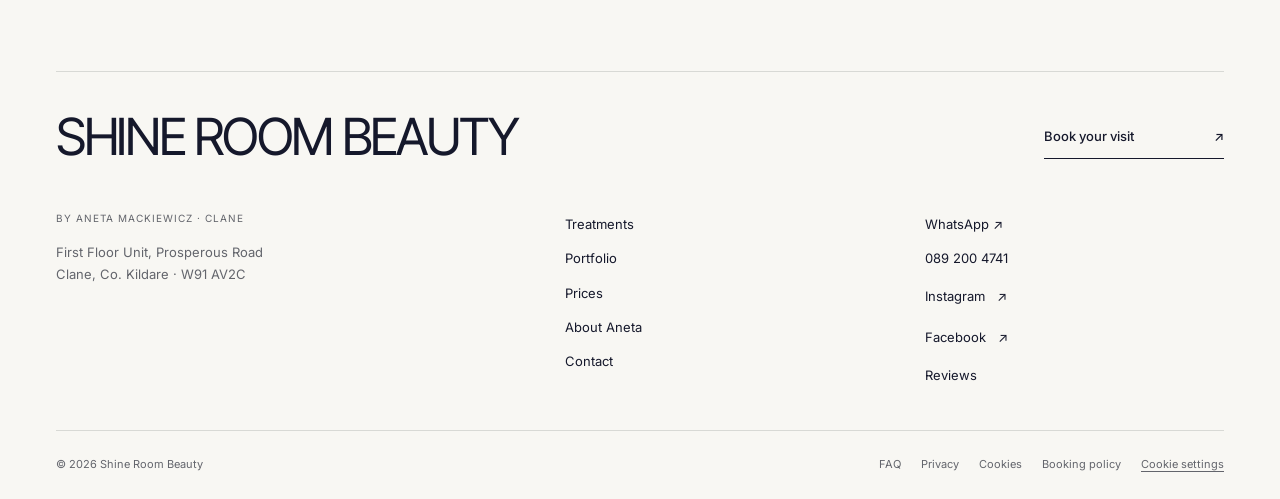
<file: prices.html>
<!doctype html>
<html lang="en" class="" data-static-build="2026-11-15-v4"><head><meta name="robots" content="noindex, nofollow, noarchive"><meta charset="utf-8"><meta name="viewport" content="width=device-width,initial-scale=1"><meta name="theme-color" content="#f8f7f3"><meta name="description" content="Regular treatment prices from the Shine Room Beauty Booksy menu. No promotional prices. Clane, Co. Kildare."><title>Regular Prices | Shine Room Beauty Clane</title><link rel="stylesheet" href="styles.css?v=637212a84cc7"><script src="content.js?v=9ad624e4fc46" defer=""></script><script src="portfolio-data.js?v=a60f5c091fd8" defer=""></script><script src="script.js?v=f2a4ddb9be09" defer=""></script></head>
<body data-title-en="Regular Prices | Shine Room Beauty Clane" data-title-pl="Ceny regularne | Shine Room Beauty Clane" data-description-en="Regular treatment prices from the Shine Room Beauty Booksy menu. No promotional prices. Clane, Co. Kildare." data-description-pl="Ceny regularne zabiegów z menu Booksy Shine Room Beauty. Bez cen promocyjnych. Clane, hrabstwo Kildare."><div id="site-shell"><a class="skip-link" href="#main-content"><span data-en="Skip to content" data-pl="Przejdź do treści">Skip to content</span></a><div class="brand-masthead"><a class="brand full-brand" href="index.html" aria-label="Shine Room Beauty by Aneta Mackiewicz"><span class="full-logo"><img src="assets/site/logo.png" alt="Shine Room Beauty by Aneta Mackiewicz" width="1600" height="1600" loading="lazy"></span></a></div><header class="site-header"><div class="header-inner section-wrap"><a class="mobile-home" href="index.html" data-aria-en="Home" data-aria-pl="Strona główna" aria-label="Home">SHINE ROOM</a><nav id="site-nav" aria-label="Primary navigation" data-aria-en="Primary navigation" data-aria-pl="Główna nawigacja"><a href="treatments.html"><span data-en="Treatments" data-pl="Zabiegi">Treatments</span></a><a href="gallery.html"><span data-en="Portfolio" data-pl="Portfolio">Portfolio</span></a><a href="prices.html" aria-current="page"><span data-en="Prices" data-pl="Cennik">Prices</span></a><a href="about.html"><span data-en="About Aneta" data-pl="O Anecie">About Aneta</span></a><a href="contact.html"><span data-en="Contact" data-pl="Kontakt">Contact</span></a><div class="mobile-menu-tools"><div class="language-switch" role="group" data-aria-en="Language" data-aria-pl="Język" aria-label="Language"><button type="button" data-lang="en" class="active" aria-pressed="true">EN</button><span aria-hidden="true">/</span><button type="button" data-lang="pl" aria-pressed="false">PL</button></div><a class="button button-small" href="https://booksy.com/en-ie/9393_shine-room-beauty_other_52926_naas" target="_blank" rel="noopener"><span data-en="Book now" data-pl="Zarezerwuj">Book now</span><span aria-hidden="true">↗</span></a></div></nav><div class="header-actions"><div class="language-switch" role="group" data-aria-en="Language" data-aria-pl="Język" aria-label="Language"><button type="button" data-lang="en" class="active" aria-pressed="true">EN</button><span aria-hidden="true">/</span><button type="button" data-lang="pl" aria-pressed="false">PL</button></div><a class="button button-small" href="https://booksy.com/en-ie/9393_shine-room-beauty_other_52926_naas" target="_blank" rel="noopener"><span data-en="Book now" data-pl="Zarezerwuj">Book now</span><span aria-hidden="true">↗</span></a></div><button class="menu-button" type="button" aria-controls="site-nav" aria-expanded="false" aria-label="Open menu"><span></span><span></span></button></div></header></div><main id="main-content"><section class="page-heading section-wrap"><div class="breadcrumb"><a href="index.html"><span data-en="Home" data-pl="Strona główna">Home</span></a><span>/</span><span data-en="Prices" data-pl="Cennik">Prices</span></div><p data-en="SHINE ROOM BEAUTY · CLANE" data-pl="SHINE ROOM BEAUTY · CLANE" class="eyebrow">SHINE ROOM BEAUTY · CLANE</p><h1 data-en="Regular prices." data-pl="Ceny regularne.">Regular prices.</h1><p data-en="Clear prices for the services confirmed in the regular Booksy menu. Appointment availability is shown live on Booksy." data-pl="Przejrzyste ceny usług potwierdzonych w regularnym menu Booksy. Aktualne wolne terminy znajdziesz w Booksy." class="lead">Clear prices for the services confirmed in the regular Booksy menu. Appointment availability is shown live on Booksy.</p></section><section class="page-section section-wrap"><div id="price-menu"><section class="price-group" id="price-skin-glow"><h2>Skin &amp; facials</h2><div><div class="price-row"><span>HydraFacial<small>45 min</small></span><strong>€100</strong></div><div class="price-row"><span>Cavitation peeling<small>45 min</small></span><strong>€100</strong></div><div class="price-row"><span>Dermapen<small>1 hr</small></span><strong>€150</strong></div><div class="price-row"><span>Pink Glow<small>1 hr</small></span><strong>€100</strong></div><div class="price-row"><span>BB Glow<small>1 hr</small></span><strong>€100</strong></div><div class="price-row"><span>CytoCare 502<small>1 hr</small></span><strong>€150</strong></div></div></section><section class="price-group" id="price-laser-ipl"><h2>Laser face treatments</h2><div><div class="price-row"><span>Laser Face · acne scars<small>45 min</small></span><strong>€200</strong></div><div class="price-row"><span>Laser Face · pigmentation<small>45 min</small></span><strong>€200</strong></div><div class="price-row"><span>Laser Face · skin renewal<small>45 min</small></span><strong>€200</strong></div><div class="price-row"><span>Laser Face · stretch marks<small>45 min</small></span><strong>€200</strong></div></div></section><section class="price-group" id="price-brows-features"><h2>Powder Brows</h2><div><div class="price-row"><span>Powder Brows<small>2 hr 30 min</small></span><strong>€299</strong></div><div class="price-row"><span>Touch-up · 5–7 weeks<small>1 hr</small></span><strong>€50</strong></div><div class="price-row"><span>Touch-up · 6–12 months<small>1 hr</small></span><strong>€100</strong></div><div class="price-row"><span>Touch-up · 1 year+<small>1 hr 10 min</small></span><strong>from €150</strong></div></div></section><section class="price-group" id="price-body-definition"><h2>Body treatments</h2><div><div class="price-row"><span>Multipolar RF<small>45 min</small></span><strong>€100</strong></div><div class="price-row"><span>Vacuum massage with radio waves<small>45 min</small></span><strong>€100</strong></div></div></section><section class="price-group" id="price-dermal-fillers"><h2>Dermal fillers</h2><div><div class="price-row"><span>Lip filler · 0.5 ml<small>50 min</small></span><strong>€150</strong></div><div class="price-row"><span>Lip filler · 1.1 ml<small>50 min</small></span><strong>€250</strong></div><div class="price-row"><span>Chin<small>50 min</small></span><strong>€200</strong></div><div class="price-row"><span>Cheeks<small>50 min</small></span><strong>€350</strong></div><div class="price-row"><span>Jaw<small>50 min</small></span><strong>€400</strong></div><div class="price-row"><span>Full face<small>1 hr</small></span><strong>€800</strong></div></div></section></div><div class="price-note"><p><span data-en="Only regular prices are listed. Prices checked against Booksy on" data-pl="Podajemy wyłącznie ceny regularne. Ceny sprawdzone w Booksy dnia">Only regular prices are listed. Prices checked against Booksy on</span> <span data-price-date="">2026-11-13</span>.</p><p><span data-en="For laser hair removal, IPL, cavitation liposuction and tattoo removal, confirm the specific area and regular price with Aneta before booking." data-pl="W przypadku depilacji laserowej, IPL, lipolizy kawitacyjnej i usuwania tatuażu potwierdź z Anetą konkretny obszar i cenę regularną przed rezerwacją.">For laser hair removal, IPL, cavitation liposuction and tattoo removal, confirm the specific area and regular price with Aneta before booking.</span></p><p><span data-en="No deposit is currently required. Please give at least 24 hours’ notice to cancel or reschedule." data-pl="Obecnie depozyt nie jest wymagany. Prosimy o odwołanie lub przełożenie wizyty co najmniej 24 godziny wcześniej.">No deposit is currently required. Please give at least 24 hours’ notice to cancel or reschedule.</span></p><a class="plain-link" href="https://booksy.com/en-ie/9393_shine-room-beauty_other_52926_naas" target="_blank" rel="noopener"><span data-en="View the live Booksy menu" data-pl="Zobacz aktualną ofertę Booksy">View the live Booksy menu</span><span aria-hidden="true">↗</span></a></div></section></main><div id="site-footer"><footer class="site-footer section-wrap"><div class="footer-top"><a class="footer-name" href="index.html">SHINE ROOM BEAUTY</a><a class="plain-link" href="https://booksy.com/en-ie/9393_shine-room-beauty_other_52926_naas" target="_blank" rel="noopener"><span data-en="Book your visit" data-pl="Zarezerwuj wizytę">Book your visit</span><span aria-hidden="true">↗</span></a></div><div class="footer-grid"><div><p class="micro-label">BY ANETA MACKIEWICZ · CLANE</p><address>First Floor Unit, Prosperous Road<br>Clane, Co. Kildare · W91 AV2C</address></div><div class="footer-links"><a href="treatments.html"><span data-en="Treatments" data-pl="Zabiegi">Treatments</span></a><a href="gallery.html"><span data-en="Portfolio" data-pl="Portfolio">Portfolio</span></a><a href="prices.html" aria-current="page"><span data-en="Prices" data-pl="Cennik">Prices</span></a><a href="about.html"><span data-en="About Aneta" data-pl="O Anecie">About Aneta</span></a><a href="contact.html"><span data-en="Contact" data-pl="Kontakt">Contact</span></a></div><div class="footer-links"><a href="https://wa.me/353892004741" target="_blank" rel="noopener">WhatsApp ↗</a><a href="tel:+353892004741">089 200 4741</a><a class="" data-social="instagram" href="https://www.instagram.com/shine_room_beauty/" target="_blank" rel="noopener noreferrer" data-aria-en="Instagram — Shine Room Beauty (opens in a new tab)" data-aria-pl="Instagram — Shine Room Beauty (otwiera się w nowej karcie)" aria-label="Instagram — Shine Room Beauty (opens in a new tab)">Instagram<span aria-hidden="true">↗</span></a><a class="" data-social="facebook" href="https://www.facebook.com/share/1KfqWJRtGH/" target="_blank" rel="noopener noreferrer" data-aria-en="Facebook — Shine Room Beauty (opens in a new tab)" data-aria-pl="Facebook — Shine Room Beauty (otwiera się w nowej karcie)" aria-label="Facebook — Shine Room Beauty (opens in a new tab)">Facebook<span aria-hidden="true">↗</span></a><a href="reviews.html"><span data-en="Reviews" data-pl="Opinie">Reviews</span></a></div></div><div class="footer-bottom"><span>© 2026 Shine Room Beauty</span><div><a href="faq.html">FAQ</a><a href="privacy.html"><span data-en="Privacy" data-pl="Prywatność">Privacy</span></a><a href="cookies.html">Cookies</a><a href="booking-policy.html"><span data-en="Booking policy" data-pl="Zasady rezerwacji">Booking policy</span></a><button type="button" data-privacy-settings=""><span data-en="Cookie settings" data-pl="Ustawienia cookies">Cookie settings</span></button></div></div></footer><div class="mobile-contact"><a href="https://wa.me/353892004741" target="_blank" rel="noopener">WhatsApp <span aria-hidden="true">↗</span></a><a href="tel:+353892004741"><span data-en="Call the studio" data-pl="Zadzwoń">Call the studio</span><span aria-hidden="true">↗</span></a></div><aside class="cookie-banner" id="cookie-banner" hidden=""><div><strong><span data-en="Your privacy, your choice" data-pl="Twoja prywatność, Twój wybór">Your privacy, your choice</span></strong><p><span data-en="Only essential preferences are stored. Google Maps stays off unless you allow it." data-pl="Zapisujemy tylko niezbędne preferencje. Mapy Google pozostają wyłączone, dopóki na nie nie zezwolisz.">Only essential preferences are stored. Google Maps stays off unless you allow it.</span></p></div><div class="cookie-actions"><button class="button button-outline" type="button" data-cookie-essential=""><span data-en="Essential only" data-pl="Tylko niezbędne">Essential only</span></button><button class="button button-outline" type="button" data-privacy-settings=""><span data-en="Settings" data-pl="Ustawienia">Settings</span></button></div></aside><dialog class="privacy-dialog" id="privacy-dialog" aria-labelledby="privacy-title"><form method="dialog"><button class="dialog-close" value="close" aria-label="Close" data-aria-en="Close" data-aria-pl="Zamknij">×</button><p class="eyebrow"><span data-en="Privacy preferences" data-pl="Preferencje prywatności">Privacy preferences</span></p><h2 id="privacy-title"><span data-en="Make yourself comfortable." data-pl="Zdecyduj po swojemu.">Make yourself comfortable.</span></h2><p><span data-en="This site has no advertising or analytics. Your language and privacy choices are stored on this device." data-pl="Ta strona nie używa reklam ani analityki. Wybór języka i prywatności zapisujemy na tym urządzeniu.">This site has no advertising or analytics. Your language and privacy choices are stored on this device.</span></p><label class="privacy-toggle"><input type="checkbox" id="map-consent"><span><strong>Google Maps</strong><small data-en="Allow the embedded map. Google may process information under its own privacy policy." data-pl="Zezwól na osadzoną mapę. Google może przetwarzać informacje zgodnie ze swoją polityką prywatności.">Allow the embedded map. Google may process information under its own privacy policy.</small></span></label><a class="plain-link" href="cookies.html"><span data-en="Read the cookies policy" data-pl="Przeczytaj politykę cookies">Read the cookies policy</span><span aria-hidden="true">↗</span></a><button class="button" type="button" id="save-privacy"><span data-en="Save preferences" data-pl="Zapisz preferencje">Save preferences</span><span aria-hidden="true">↗</span></button></form></dialog><dialog class="lightbox" id="lightbox" aria-labelledby="lightbox-title"><button class="dialog-close" type="button" data-close-lightbox="" aria-label="Close image" data-aria-en="Close image" data-aria-pl="Zamknij zdjęcie">×</button><div class="lightbox-image"></div><div class="lightbox-caption"><h2 id="lightbox-title"></h2><p id="lightbox-description"></p></div><div class="lightbox-controls"><button type="button" data-photo-prev="" aria-label="Previous image" data-aria-en="Previous image" data-aria-pl="Poprzednie zdjęcie">←</button><span id="photo-count"></span><button type="button" data-photo-next="" aria-label="Next image" data-aria-en="Next image" data-aria-pl="Następne zdjęcie">→</button></div></dialog></div><noscript><p class="section-wrap page-section">For the complete treatment menu and reservations, <a href="https://booksy.com/en-ie/9393_shine-room-beauty_other_52926_naas">open Booksy</a>. Call <a href="tel:+353892004741">089 200 4741</a> or <a href="https://wa.me/353892004741">contact Aneta on WhatsApp</a>.</p></noscript>








</body></html>
</file>
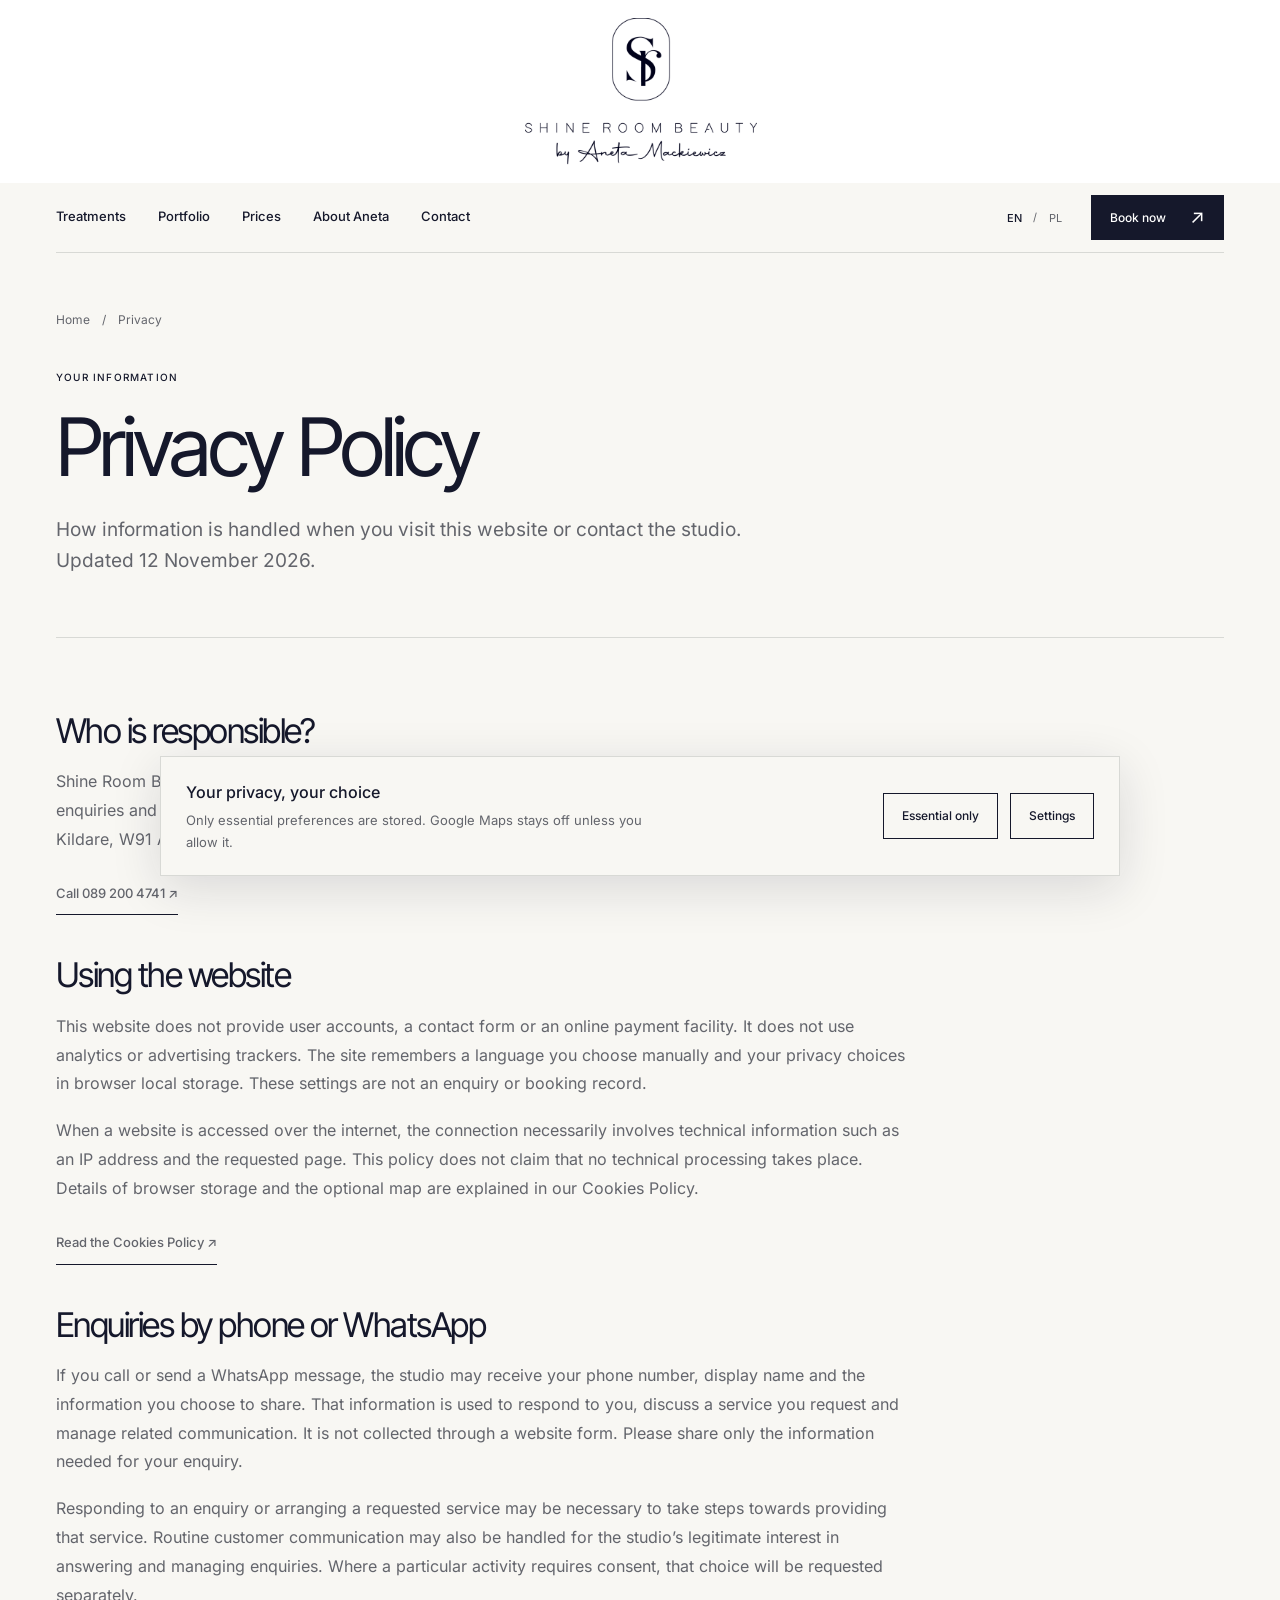
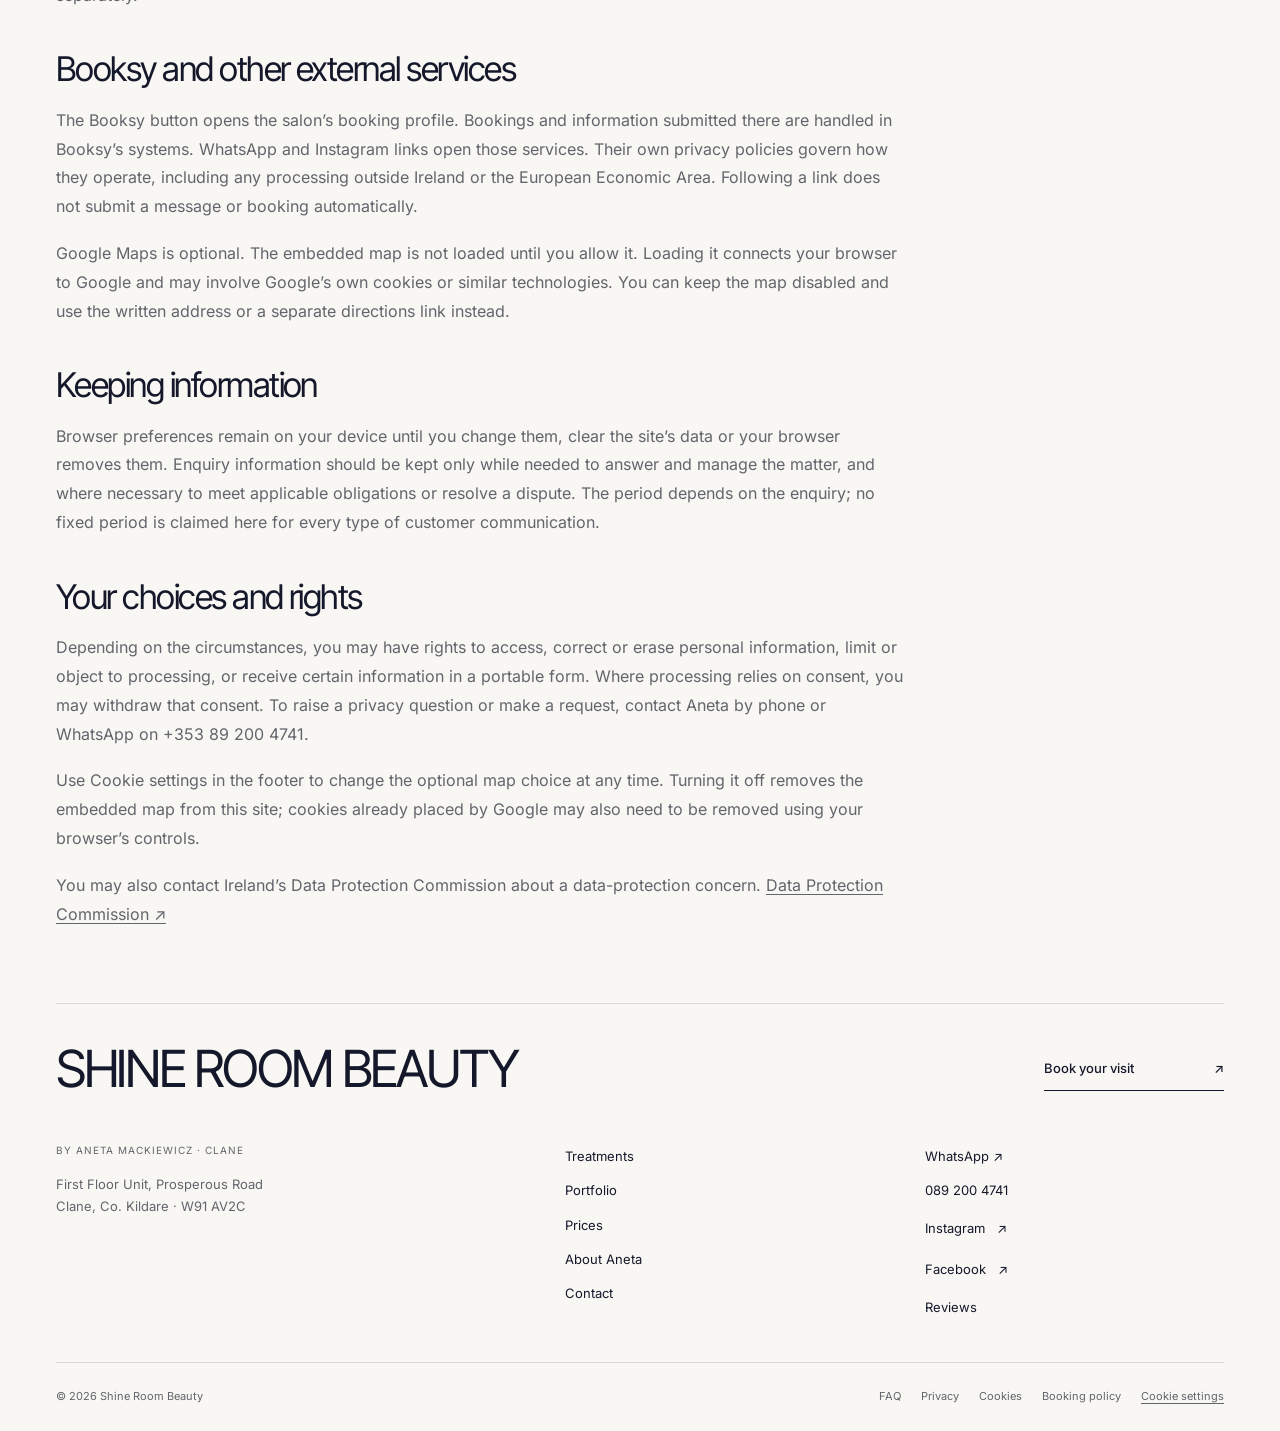
<file: privacy.html>
<!doctype html>
<html lang="en" class="" data-static-build="2026-11-15-v4"><head><meta name="robots" content="noindex, nofollow, noarchive">
  <meta charset="utf-8"><meta name="viewport" content="width=device-width,initial-scale=1"><meta name="theme-color" content="#f8f7f3">
  <meta name="description" content="How the Shine Room Beauty website handles information, privacy choices and links to external services.">
  <title>Privacy Policy | Shine Room Beauty</title>
  <link rel="stylesheet" href="styles.css?v=637212a84cc7"><script src="content.js?v=9ad624e4fc46" defer=""></script><script src="portfolio-data.js?v=a60f5c091fd8" defer=""></script><script src="script.js?v=f2a4ddb9be09" defer=""></script>
</head>
<body data-title-en="Privacy Policy | Shine Room Beauty" data-title-pl="Polityka prywatności | Shine Room Beauty" data-description-en="How the Shine Room Beauty website handles information, privacy choices and links to external services." data-description-pl="Informacje o prywatności, wyborach użytkownika i usługach zewnętrznych na stronie Shine Room Beauty.">
  <div id="site-shell"><a class="skip-link" href="#main-content"><span data-en="Skip to content" data-pl="Przejdź do treści">Skip to content</span></a><div class="brand-masthead"><a class="brand full-brand" href="index.html" aria-label="Shine Room Beauty by Aneta Mackiewicz"><span class="full-logo"><img src="assets/site/logo.png" alt="Shine Room Beauty by Aneta Mackiewicz" width="1600" height="1600" loading="lazy"></span></a></div><header class="site-header"><div class="header-inner section-wrap"><a class="mobile-home" href="index.html" data-aria-en="Home" data-aria-pl="Strona główna" aria-label="Home">SHINE ROOM</a><nav id="site-nav" aria-label="Primary navigation" data-aria-en="Primary navigation" data-aria-pl="Główna nawigacja"><a href="treatments.html"><span data-en="Treatments" data-pl="Zabiegi">Treatments</span></a><a href="gallery.html"><span data-en="Portfolio" data-pl="Portfolio">Portfolio</span></a><a href="prices.html"><span data-en="Prices" data-pl="Cennik">Prices</span></a><a href="about.html"><span data-en="About Aneta" data-pl="O Anecie">About Aneta</span></a><a href="contact.html"><span data-en="Contact" data-pl="Kontakt">Contact</span></a><div class="mobile-menu-tools"><div class="language-switch" role="group" data-aria-en="Language" data-aria-pl="Język" aria-label="Language"><button type="button" data-lang="en" class="active" aria-pressed="true">EN</button><span aria-hidden="true">/</span><button type="button" data-lang="pl" aria-pressed="false">PL</button></div><a class="button button-small" href="https://booksy.com/en-ie/9393_shine-room-beauty_other_52926_naas" target="_blank" rel="noopener"><span data-en="Book now" data-pl="Zarezerwuj">Book now</span><span aria-hidden="true">↗</span></a></div></nav><div class="header-actions"><div class="language-switch" role="group" data-aria-en="Language" data-aria-pl="Język" aria-label="Language"><button type="button" data-lang="en" class="active" aria-pressed="true">EN</button><span aria-hidden="true">/</span><button type="button" data-lang="pl" aria-pressed="false">PL</button></div><a class="button button-small" href="https://booksy.com/en-ie/9393_shine-room-beauty_other_52926_naas" target="_blank" rel="noopener"><span data-en="Book now" data-pl="Zarezerwuj">Book now</span><span aria-hidden="true">↗</span></a></div><button class="menu-button" type="button" aria-controls="site-nav" aria-expanded="false" aria-label="Open menu"><span></span><span></span></button></div></header></div>
  <main id="main-content">
    <section class="page-heading section-wrap">
      <div class="breadcrumb"><a href="index.html" data-en="Home" data-pl="Strona główna">Home</a><span>/</span><span data-en="Privacy" data-pl="Prywatność">Privacy</span></div>
      <p class="eyebrow" data-en="YOUR INFORMATION" data-pl="TWOJE DANE">YOUR INFORMATION</p>
      <h1 data-en="Privacy Policy" data-pl="Polityka prywatności">Privacy Policy</h1>
      <p class="lead" data-en="How information is handled when you visit this website or contact the studio. Updated 12 November 2026." data-pl="Jak postępujemy z informacjami podczas korzystania ze strony i kontaktu ze studiem. Aktualizacja: 12 listopada 2026 r.">How information is handled when you visit this website or contact the studio. Updated 12 November 2026.</p>
    </section>
    <section class="page-section section-wrap"><div class="policy-copy">
      <h2 data-en="Who is responsible?" data-pl="Kto odpowiada za dane?">Who is responsible?</h2>
      <p data-en="Shine Room Beauty by Aneta Mackiewicz is responsible for the personal information it receives through enquiries and customer communication. The studio address is First Floor Unit, Prosperous Road, Clane, Co. Kildare, W91 AV2C, Ireland." data-pl="Shine Room Beauty by Aneta Mackiewicz odpowiada za dane osobowe otrzymywane w związku z zapytaniami i komunikacją z klientami. Adres studia: First Floor Unit, Prosperous Road, Clane, hrabstwo Kildare, W91 AV2C, Irlandia.">Shine Room Beauty by Aneta Mackiewicz is responsible for the personal information it receives through enquiries and customer communication. The studio address is First Floor Unit, Prosperous Road, Clane, Co. Kildare, W91 AV2C, Ireland.</p>
      <p><a class="plain-link" href="tel:+353892004741" data-en="Call 089 200 4741 ↗" data-pl="Zadzwoń: 089 200 4741 ↗">Call 089 200 4741 ↗</a></p>

      <h2 data-en="Using the website" data-pl="Korzystanie ze strony">Using the website</h2>
      <p data-en="This website does not provide user accounts, a contact form or an online payment facility. It does not use analytics or advertising trackers. The site remembers a language you choose manually and your privacy choices in browser local storage. These settings are not an enquiry or booking record." data-pl="Na stronie nie ma kont użytkowników, formularza kontaktowego ani płatności internetowych. Nie korzystamy z narzędzi analitycznych ani reklamowych mechanizmów śledzących. Witryna zapisuje ręcznie wybrany język i ustawienia prywatności w pamięci lokalnej przeglądarki. Ustawienia te nie stanowią rejestru zapytań ani rezerwacji.">This website does not provide user accounts, a contact form or an online payment facility. It does not use analytics or advertising trackers. The site remembers a language you choose manually and your privacy choices in browser local storage. These settings are not an enquiry or booking record.</p>
      <p data-en="When a website is accessed over the internet, the connection necessarily involves technical information such as an IP address and the requested page. This policy does not claim that no technical processing takes place. Details of browser storage and the optional map are explained in our Cookies Policy." data-pl="Połączenie ze stroną przez internet wiąże się z przetwarzaniem informacji technicznych, takich jak adres IP i żądana strona. Niniejszy dokument nie oznacza, że nie występuje żadne przetwarzanie techniczne. Informacje o pamięci przeglądarki i opcjonalnej mapie opisuje Polityka cookies.">When a website is accessed over the internet, the connection necessarily involves technical information such as an IP address and the requested page. This policy does not claim that no technical processing takes place. Details of browser storage and the optional map are explained in our Cookies Policy.</p>
      <p><a class="plain-link" href="cookies.html" data-en="Read the Cookies Policy ↗" data-pl="Przeczytaj Politykę cookies ↗">Read the Cookies Policy ↗</a></p>

      <h2 data-en="Enquiries by phone or WhatsApp" data-pl="Zapytania telefoniczne i przez WhatsApp">Enquiries by phone or WhatsApp</h2>
      <p data-en="If you call or send a WhatsApp message, the studio may receive your phone number, display name and the information you choose to share. That information is used to respond to you, discuss a service you request and manage related communication. It is not collected through a website form. Please share only the information needed for your enquiry." data-pl="Jeśli zadzwonisz lub napiszesz na WhatsAppie, studio może otrzymać Twój numer telefonu, wyświetlaną nazwę i informacje, które zdecydujesz się przekazać. Służą one do udzielenia odpowiedzi, omówienia wybranej usługi i prowadzenia związanej z nią komunikacji. Nie są zbierane przez formularz na stronie. Przekazuj tylko informacje potrzebne do obsługi zapytania.">If you call or send a WhatsApp message, the studio may receive your phone number, display name and the information you choose to share. That information is used to respond to you, discuss a service you request and manage related communication. It is not collected through a website form. Please share only the information needed for your enquiry.</p>
      <p data-en="Responding to an enquiry or arranging a requested service may be necessary to take steps towards providing that service. Routine customer communication may also be handled for the studio’s legitimate interest in answering and managing enquiries. Where a particular activity requires consent, that choice will be requested separately." data-pl="Odpowiedź na zapytanie lub uzgodnienie wybranej usługi może być niezbędne do podjęcia działań zmierzających do jej realizacji. Zwykła komunikacja z klientami może być również prowadzona w prawnie uzasadnionym interesie studia, polegającym na odpowiadaniu na zapytania i ich obsłudze. Jeśli określone działanie wymaga zgody, zostanie ona uzyskana oddzielnie.">Responding to an enquiry or arranging a requested service may be necessary to take steps towards providing that service. Routine customer communication may also be handled for the studio’s legitimate interest in answering and managing enquiries. Where a particular activity requires consent, that choice will be requested separately.</p>

      <h2 data-en="Booksy and other external services" data-pl="Booksy i inne usługi zewnętrzne">Booksy and other external services</h2>
      <p data-en="The Booksy button opens the salon’s booking profile. Bookings and information submitted there are handled in Booksy’s systems. WhatsApp and Instagram links open those services. Their own privacy policies govern how they operate, including any processing outside Ireland or the European Economic Area. Following a link does not submit a message or booking automatically." data-pl="Przycisk Booksy otwiera profil rezerwacyjny salonu. Rezerwacje i przekazane tam informacje są obsługiwane w systemach Booksy. Linki do WhatsAppa i Instagrama otwierają te usługi. Ich działanie podlega własnym politykom prywatności, także w zakresie ewentualnego przetwarzania poza Irlandią lub Europejskim Obszarem Gospodarczym. Samo otwarcie linku nie wysyła automatycznie wiadomości ani rezerwacji.">The Booksy button opens the salon’s booking profile. Bookings and information submitted there are handled in Booksy’s systems. WhatsApp and Instagram links open those services. Their own privacy policies govern how they operate, including any processing outside Ireland or the European Economic Area. Following a link does not submit a message or booking automatically.</p>
      <p data-en="Google Maps is optional. The embedded map is not loaded until you allow it. Loading it connects your browser to Google and may involve Google’s own cookies or similar technologies. You can keep the map disabled and use the written address or a separate directions link instead." data-pl="Mapa Google jest opcjonalna. Osadzona mapa nie ładuje się, dopóki na to nie zezwolisz. Jej wczytanie łączy przeglądarkę z Google i może wiązać się z plikami cookies lub podobnymi technologiami Google. Możesz pozostawić mapę wyłączoną i skorzystać z adresu tekstowego albo osobnego linku do wskazówek dojazdu.">Google Maps is optional. The embedded map is not loaded until you allow it. Loading it connects your browser to Google and may involve Google’s own cookies or similar technologies. You can keep the map disabled and use the written address or a separate directions link instead.</p>

      <h2 data-en="Keeping information" data-pl="Przechowywanie informacji">Keeping information</h2>
      <p data-en="Browser preferences remain on your device until you change them, clear the site’s data or your browser removes them. Enquiry information should be kept only while needed to answer and manage the matter, and where necessary to meet applicable obligations or resolve a dispute. The period depends on the enquiry; no fixed period is claimed here for every type of customer communication." data-pl="Ustawienia przeglądarki pozostają na Twoim urządzeniu, dopóki ich nie zmienisz, nie usuniesz danych witryny lub nie usunie ich przeglądarka. Dane zapytań powinny być przechowywane tylko tak długo, jak wymaga tego odpowiedź i obsługa sprawy oraz, w razie potrzeby, spełnienie obowiązujących wymogów lub rozstrzygnięcie sporu. Okres zależy od rodzaju zapytania; nie deklarujemy jednego stałego okresu dla każdej formy komunikacji.">Browser preferences remain on your device until you change them, clear the site’s data or your browser removes them. Enquiry information should be kept only while needed to answer and manage the matter, and where necessary to meet applicable obligations or resolve a dispute. The period depends on the enquiry; no fixed period is claimed here for every type of customer communication.</p>

      <h2 data-en="Your choices and rights" data-pl="Twoje wybory i prawa">Your choices and rights</h2>
      <p data-en="Depending on the circumstances, you may have rights to access, correct or erase personal information, limit or object to processing, or receive certain information in a portable form. Where processing relies on consent, you may withdraw that consent. To raise a privacy question or make a request, contact Aneta by phone or WhatsApp on +353 89 200 4741." data-pl="W zależności od okoliczności możesz mieć prawo dostępu do danych osobowych, ich poprawienia lub usunięcia, ograniczenia przetwarzania, wniesienia sprzeciwu albo otrzymania określonych danych w formacie umożliwiającym przenoszenie. Jeśli przetwarzanie opiera się na zgodzie, możesz ją wycofać. Pytania i żądania dotyczące prywatności kieruj do Anety telefonicznie lub przez WhatsApp pod numerem +353 89 200 4741.">Depending on the circumstances, you may have rights to access, correct or erase personal information, limit or object to processing, or receive certain information in a portable form. Where processing relies on consent, you may withdraw that consent. To raise a privacy question or make a request, contact Aneta by phone or WhatsApp on +353 89 200 4741.</p>
      <p data-en="Use Cookie settings in the footer to change the optional map choice at any time. Turning it off removes the embedded map from this site; cookies already placed by Google may also need to be removed using your browser’s controls." data-pl="Użyj Ustawień cookies w stopce, aby w dowolnym momencie zmienić zgodę na opcjonalną mapę. Jej wyłączenie usuwa osadzoną mapę ze strony; pliki cookies zapisane wcześniej przez Google mogą wymagać dodatkowo usunięcia w ustawieniach przeglądarki.">Use Cookie settings in the footer to change the optional map choice at any time. Turning it off removes the embedded map from this site; cookies already placed by Google may also need to be removed using your browser’s controls.</p>
      <p><span data-en="You may also contact Ireland’s Data Protection Commission about a data-protection concern." data-pl="W sprawie ochrony danych możesz również skontaktować się z irlandzką Data Protection Commission.">You may also contact Ireland’s Data Protection Commission about a data-protection concern.</span> <a href="https://www.dataprotection.ie/" target="_blank" rel="noopener">Data Protection Commission ↗</a></p>
    </div></section>
  </main>
  <div id="site-footer"><footer class="site-footer section-wrap"><div class="footer-top"><a class="footer-name" href="index.html">SHINE ROOM BEAUTY</a><a class="plain-link" href="https://booksy.com/en-ie/9393_shine-room-beauty_other_52926_naas" target="_blank" rel="noopener"><span data-en="Book your visit" data-pl="Zarezerwuj wizytę">Book your visit</span><span aria-hidden="true">↗</span></a></div><div class="footer-grid"><div><p class="micro-label">BY ANETA MACKIEWICZ · CLANE</p><address>First Floor Unit, Prosperous Road<br>Clane, Co. Kildare · W91 AV2C</address></div><div class="footer-links"><a href="treatments.html"><span data-en="Treatments" data-pl="Zabiegi">Treatments</span></a><a href="gallery.html"><span data-en="Portfolio" data-pl="Portfolio">Portfolio</span></a><a href="prices.html"><span data-en="Prices" data-pl="Cennik">Prices</span></a><a href="about.html"><span data-en="About Aneta" data-pl="O Anecie">About Aneta</span></a><a href="contact.html"><span data-en="Contact" data-pl="Kontakt">Contact</span></a></div><div class="footer-links"><a href="https://wa.me/353892004741" target="_blank" rel="noopener">WhatsApp ↗</a><a href="tel:+353892004741">089 200 4741</a><a class="" data-social="instagram" href="https://www.instagram.com/shine_room_beauty/" target="_blank" rel="noopener noreferrer" data-aria-en="Instagram — Shine Room Beauty (opens in a new tab)" data-aria-pl="Instagram — Shine Room Beauty (otwiera się w nowej karcie)" aria-label="Instagram — Shine Room Beauty (opens in a new tab)">Instagram<span aria-hidden="true">↗</span></a><a class="" data-social="facebook" href="https://www.facebook.com/share/1KfqWJRtGH/" target="_blank" rel="noopener noreferrer" data-aria-en="Facebook — Shine Room Beauty (opens in a new tab)" data-aria-pl="Facebook — Shine Room Beauty (otwiera się w nowej karcie)" aria-label="Facebook — Shine Room Beauty (opens in a new tab)">Facebook<span aria-hidden="true">↗</span></a><a href="reviews.html"><span data-en="Reviews" data-pl="Opinie">Reviews</span></a></div></div><div class="footer-bottom"><span>© 2026 Shine Room Beauty</span><div><a href="faq.html">FAQ</a><a href="privacy.html"><span data-en="Privacy" data-pl="Prywatność">Privacy</span></a><a href="cookies.html">Cookies</a><a href="booking-policy.html"><span data-en="Booking policy" data-pl="Zasady rezerwacji">Booking policy</span></a><button type="button" data-privacy-settings=""><span data-en="Cookie settings" data-pl="Ustawienia cookies">Cookie settings</span></button></div></div></footer><div class="mobile-contact"><a href="https://wa.me/353892004741" target="_blank" rel="noopener">WhatsApp <span aria-hidden="true">↗</span></a><a href="tel:+353892004741"><span data-en="Call the studio" data-pl="Zadzwoń">Call the studio</span><span aria-hidden="true">↗</span></a></div><aside class="cookie-banner" id="cookie-banner" hidden=""><div><strong><span data-en="Your privacy, your choice" data-pl="Twoja prywatność, Twój wybór">Your privacy, your choice</span></strong><p><span data-en="Only essential preferences are stored. Google Maps stays off unless you allow it." data-pl="Zapisujemy tylko niezbędne preferencje. Mapy Google pozostają wyłączone, dopóki na nie nie zezwolisz.">Only essential preferences are stored. Google Maps stays off unless you allow it.</span></p></div><div class="cookie-actions"><button class="button button-outline" type="button" data-cookie-essential=""><span data-en="Essential only" data-pl="Tylko niezbędne">Essential only</span></button><button class="button button-outline" type="button" data-privacy-settings=""><span data-en="Settings" data-pl="Ustawienia">Settings</span></button></div></aside><dialog class="privacy-dialog" id="privacy-dialog" aria-labelledby="privacy-title"><form method="dialog"><button class="dialog-close" value="close" aria-label="Close" data-aria-en="Close" data-aria-pl="Zamknij">×</button><p class="eyebrow"><span data-en="Privacy preferences" data-pl="Preferencje prywatności">Privacy preferences</span></p><h2 id="privacy-title"><span data-en="Make yourself comfortable." data-pl="Zdecyduj po swojemu.">Make yourself comfortable.</span></h2><p><span data-en="This site has no advertising or analytics. Your language and privacy choices are stored on this device." data-pl="Ta strona nie używa reklam ani analityki. Wybór języka i prywatności zapisujemy na tym urządzeniu.">This site has no advertising or analytics. Your language and privacy choices are stored on this device.</span></p><label class="privacy-toggle"><input type="checkbox" id="map-consent"><span><strong>Google Maps</strong><small data-en="Allow the embedded map. Google may process information under its own privacy policy." data-pl="Zezwól na osadzoną mapę. Google może przetwarzać informacje zgodnie ze swoją polityką prywatności.">Allow the embedded map. Google may process information under its own privacy policy.</small></span></label><a class="plain-link" href="cookies.html"><span data-en="Read the cookies policy" data-pl="Przeczytaj politykę cookies">Read the cookies policy</span><span aria-hidden="true">↗</span></a><button class="button" type="button" id="save-privacy"><span data-en="Save preferences" data-pl="Zapisz preferencje">Save preferences</span><span aria-hidden="true">↗</span></button></form></dialog><dialog class="lightbox" id="lightbox" aria-labelledby="lightbox-title"><button class="dialog-close" type="button" data-close-lightbox="" aria-label="Close image" data-aria-en="Close image" data-aria-pl="Zamknij zdjęcie">×</button><div class="lightbox-image"></div><div class="lightbox-caption"><h2 id="lightbox-title"></h2><p id="lightbox-description"></p></div><div class="lightbox-controls"><button type="button" data-photo-prev="" aria-label="Previous image" data-aria-en="Previous image" data-aria-pl="Poprzednie zdjęcie">←</button><span id="photo-count"></span><button type="button" data-photo-next="" aria-label="Next image" data-aria-en="Next image" data-aria-pl="Następne zdjęcie">→</button></div></dialog></div>





</body></html>
</file>
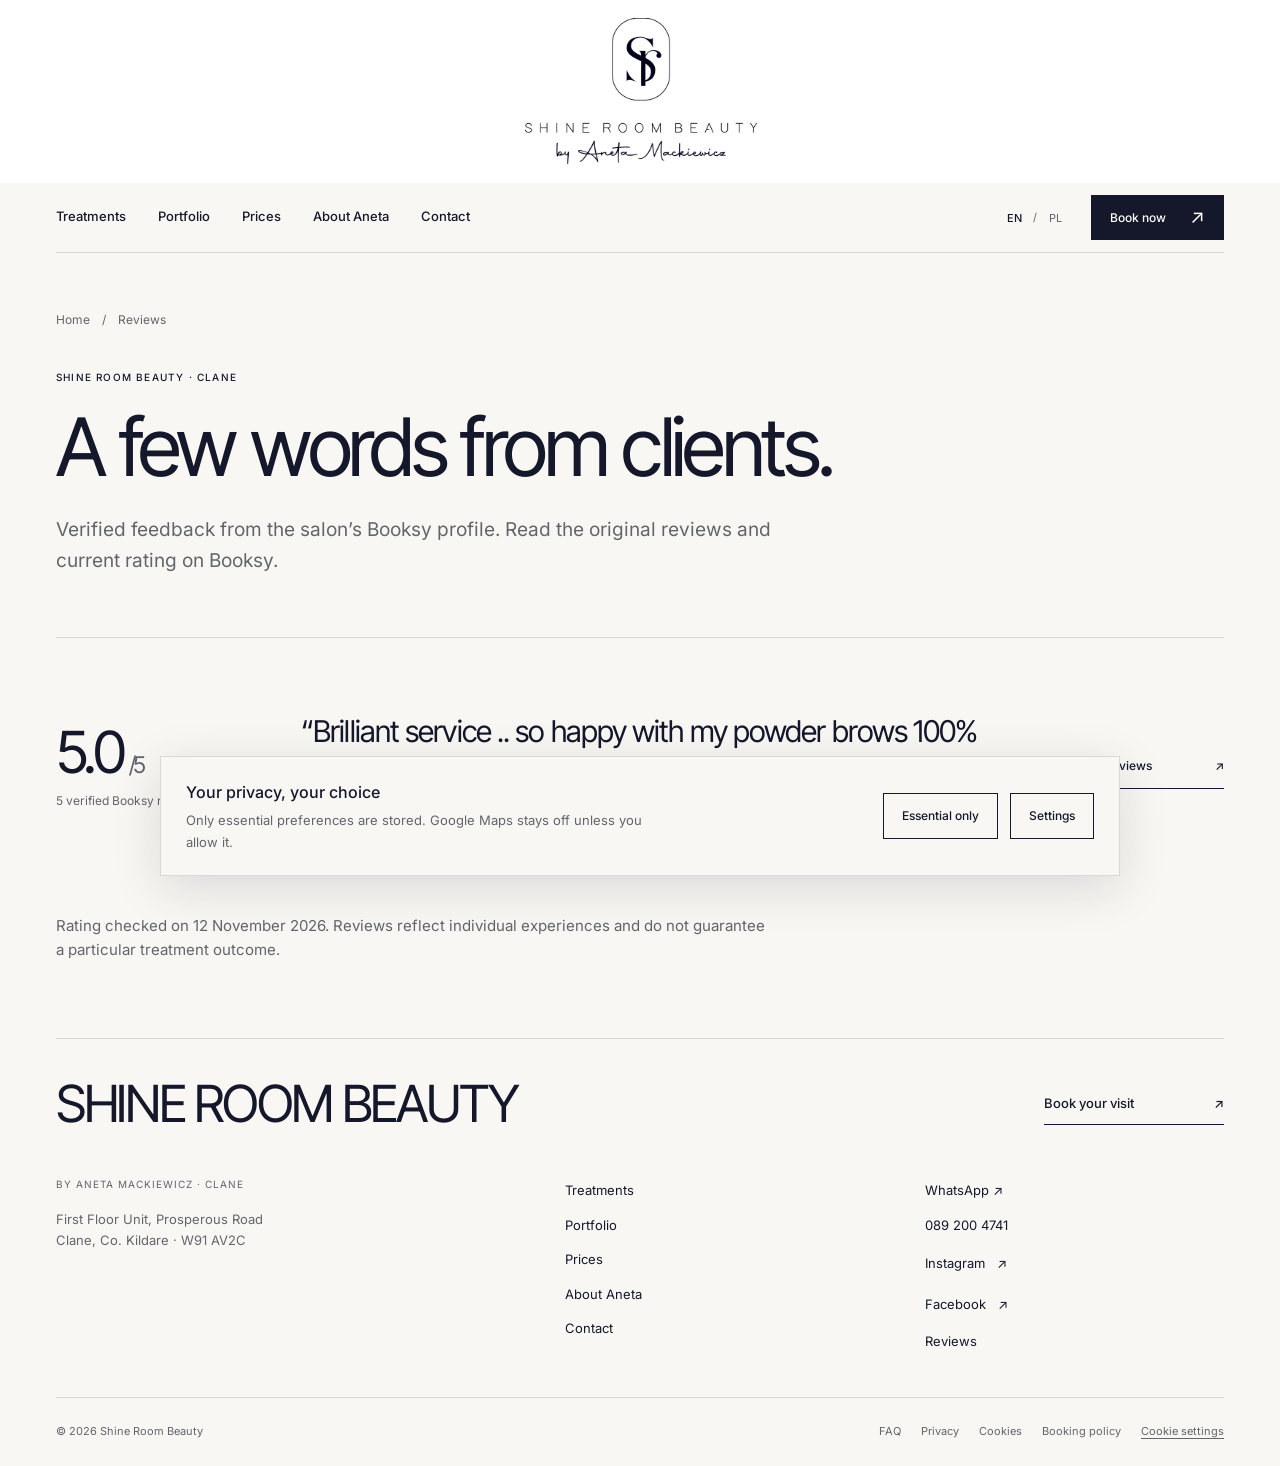
<file: reviews.html>
<!doctype html>
<html lang="en" class="" data-static-build="2026-11-15-v4"><head><meta name="robots" content="noindex, nofollow, noarchive"><meta charset="utf-8"><meta name="viewport" content="width=device-width,initial-scale=1"><meta name="theme-color" content="#f8f7f3"><meta name="description" content="Read verified Booksy feedback for Shine Room Beauty by Aneta Mackiewicz in Clane."><title>Client Reviews | Shine Room Beauty Clane</title><link rel="stylesheet" href="styles.css?v=637212a84cc7"><script src="content.js?v=9ad624e4fc46" defer=""></script><script src="portfolio-data.js?v=a60f5c091fd8" defer=""></script><script src="script.js?v=f2a4ddb9be09" defer=""></script></head>
<body data-title-en="Client Reviews | Shine Room Beauty Clane" data-title-pl="Opinie klientek | Shine Room Beauty Clane" data-description-en="Read verified Booksy feedback for Shine Room Beauty by Aneta Mackiewicz in Clane." data-description-pl="Zobacz zweryfikowane opinie Booksy o Shine Room Beauty Anety Mackiewicz w Clane."><div id="site-shell"><a class="skip-link" href="#main-content"><span data-en="Skip to content" data-pl="Przejdź do treści">Skip to content</span></a><div class="brand-masthead"><a class="brand full-brand" href="index.html" aria-label="Shine Room Beauty by Aneta Mackiewicz"><span class="full-logo"><img src="assets/site/logo.png" alt="Shine Room Beauty by Aneta Mackiewicz" width="1600" height="1600" loading="lazy"></span></a></div><header class="site-header"><div class="header-inner section-wrap"><a class="mobile-home" href="index.html" data-aria-en="Home" data-aria-pl="Strona główna" aria-label="Home">SHINE ROOM</a><nav id="site-nav" aria-label="Primary navigation" data-aria-en="Primary navigation" data-aria-pl="Główna nawigacja"><a href="treatments.html"><span data-en="Treatments" data-pl="Zabiegi">Treatments</span></a><a href="gallery.html"><span data-en="Portfolio" data-pl="Portfolio">Portfolio</span></a><a href="prices.html"><span data-en="Prices" data-pl="Cennik">Prices</span></a><a href="about.html"><span data-en="About Aneta" data-pl="O Anecie">About Aneta</span></a><a href="contact.html"><span data-en="Contact" data-pl="Kontakt">Contact</span></a><div class="mobile-menu-tools"><div class="language-switch" role="group" data-aria-en="Language" data-aria-pl="Język" aria-label="Language"><button type="button" data-lang="en" class="active" aria-pressed="true">EN</button><span aria-hidden="true">/</span><button type="button" data-lang="pl" aria-pressed="false">PL</button></div><a class="button button-small" href="https://booksy.com/en-ie/9393_shine-room-beauty_other_52926_naas" target="_blank" rel="noopener"><span data-en="Book now" data-pl="Zarezerwuj">Book now</span><span aria-hidden="true">↗</span></a></div></nav><div class="header-actions"><div class="language-switch" role="group" data-aria-en="Language" data-aria-pl="Język" aria-label="Language"><button type="button" data-lang="en" class="active" aria-pressed="true">EN</button><span aria-hidden="true">/</span><button type="button" data-lang="pl" aria-pressed="false">PL</button></div><a class="button button-small" href="https://booksy.com/en-ie/9393_shine-room-beauty_other_52926_naas" target="_blank" rel="noopener"><span data-en="Book now" data-pl="Zarezerwuj">Book now</span><span aria-hidden="true">↗</span></a></div><button class="menu-button" type="button" aria-controls="site-nav" aria-expanded="false" aria-label="Open menu"><span></span><span></span></button></div></header></div><main id="main-content"><section class="page-heading section-wrap"><div class="breadcrumb"><a href="index.html"><span data-en="Home" data-pl="Strona główna">Home</span></a><span>/</span><span data-en="Reviews" data-pl="Opinie">Reviews</span></div><p data-en="SHINE ROOM BEAUTY · CLANE" data-pl="SHINE ROOM BEAUTY · CLANE" class="eyebrow">SHINE ROOM BEAUTY · CLANE</p><h1 data-en="A few words from clients." data-pl="Kilka słów od klientek.">A few words from clients.</h1><p data-en="Verified feedback from the salon’s Booksy profile. Read the original reviews and current rating on Booksy." data-pl="Zweryfikowane opinie z profilu salonu w Booksy. Oryginalne opinie i aktualną ocenę znajdziesz w Booksy." class="lead">Verified feedback from the salon’s Booksy profile. Read the original reviews and current rating on Booksy.</p></section><section class="page-section section-wrap reviews-page"><section class="review"><div class="review-rating"><span>5.0<span>/5</span></span><p data-en="5 verified Booksy reviews" data-pl="5 zweryfikowanych opinii Booksy">5 verified Booksy reviews</p></div><blockquote><p data-en="“Brilliant service .. so happy with my powder brows 100% recommend..”" data-pl="„Świetna obsługa… Jestem bardzo zadowolona z brwi pudrowych, polecam w 100%.”">“Brilliant service .. so happy with my powder brows 100% recommend..”</p><cite data-en="Irene D… · Booksy · 12 September 2024" data-pl="Irene D… · Booksy · 12 września 2024 · tłumaczenie">Irene D… · Booksy · 12 September 2024</cite></blockquote><a class="plain-link" href="https://booksy.com/en-ie/9393_shine-room-beauty_other_52926_naas" target="_blank" rel="noopener"><span data-en="Read the reviews" data-pl="Przeczytaj opinie">Read the reviews</span><span aria-hidden="true">↗</span></a></section><p data-en="Rating checked on 12 November 2026. Reviews reflect individual experiences and do not guarantee a particular treatment outcome." data-pl="Ocena sprawdzona 12 listopada 2026 r. Opinie opisują indywidualne doświadczenia i nie gwarantują określonego efektu zabiegu." class="reviews-note">Rating checked on 12 November 2026. Reviews reflect individual experiences and do not guarantee a particular treatment outcome.</p></section></main><div id="site-footer"><footer class="site-footer section-wrap"><div class="footer-top"><a class="footer-name" href="index.html">SHINE ROOM BEAUTY</a><a class="plain-link" href="https://booksy.com/en-ie/9393_shine-room-beauty_other_52926_naas" target="_blank" rel="noopener"><span data-en="Book your visit" data-pl="Zarezerwuj wizytę">Book your visit</span><span aria-hidden="true">↗</span></a></div><div class="footer-grid"><div><p class="micro-label">BY ANETA MACKIEWICZ · CLANE</p><address>First Floor Unit, Prosperous Road<br>Clane, Co. Kildare · W91 AV2C</address></div><div class="footer-links"><a href="treatments.html"><span data-en="Treatments" data-pl="Zabiegi">Treatments</span></a><a href="gallery.html"><span data-en="Portfolio" data-pl="Portfolio">Portfolio</span></a><a href="prices.html"><span data-en="Prices" data-pl="Cennik">Prices</span></a><a href="about.html"><span data-en="About Aneta" data-pl="O Anecie">About Aneta</span></a><a href="contact.html"><span data-en="Contact" data-pl="Kontakt">Contact</span></a></div><div class="footer-links"><a href="https://wa.me/353892004741" target="_blank" rel="noopener">WhatsApp ↗</a><a href="tel:+353892004741">089 200 4741</a><a class="" data-social="instagram" href="https://www.instagram.com/shine_room_beauty/" target="_blank" rel="noopener noreferrer" data-aria-en="Instagram — Shine Room Beauty (opens in a new tab)" data-aria-pl="Instagram — Shine Room Beauty (otwiera się w nowej karcie)" aria-label="Instagram — Shine Room Beauty (opens in a new tab)">Instagram<span aria-hidden="true">↗</span></a><a class="" data-social="facebook" href="https://www.facebook.com/share/1KfqWJRtGH/" target="_blank" rel="noopener noreferrer" data-aria-en="Facebook — Shine Room Beauty (opens in a new tab)" data-aria-pl="Facebook — Shine Room Beauty (otwiera się w nowej karcie)" aria-label="Facebook — Shine Room Beauty (opens in a new tab)">Facebook<span aria-hidden="true">↗</span></a><a href="reviews.html"><span data-en="Reviews" data-pl="Opinie">Reviews</span></a></div></div><div class="footer-bottom"><span>© 2026 Shine Room Beauty</span><div><a href="faq.html">FAQ</a><a href="privacy.html"><span data-en="Privacy" data-pl="Prywatność">Privacy</span></a><a href="cookies.html">Cookies</a><a href="booking-policy.html"><span data-en="Booking policy" data-pl="Zasady rezerwacji">Booking policy</span></a><button type="button" data-privacy-settings=""><span data-en="Cookie settings" data-pl="Ustawienia cookies">Cookie settings</span></button></div></div></footer><div class="mobile-contact"><a href="https://wa.me/353892004741" target="_blank" rel="noopener">WhatsApp <span aria-hidden="true">↗</span></a><a href="tel:+353892004741"><span data-en="Call the studio" data-pl="Zadzwoń">Call the studio</span><span aria-hidden="true">↗</span></a></div><aside class="cookie-banner" id="cookie-banner" hidden=""><div><strong><span data-en="Your privacy, your choice" data-pl="Twoja prywatność, Twój wybór">Your privacy, your choice</span></strong><p><span data-en="Only essential preferences are stored. Google Maps stays off unless you allow it." data-pl="Zapisujemy tylko niezbędne preferencje. Mapy Google pozostają wyłączone, dopóki na nie nie zezwolisz.">Only essential preferences are stored. Google Maps stays off unless you allow it.</span></p></div><div class="cookie-actions"><button class="button button-outline" type="button" data-cookie-essential=""><span data-en="Essential only" data-pl="Tylko niezbędne">Essential only</span></button><button class="button button-outline" type="button" data-privacy-settings=""><span data-en="Settings" data-pl="Ustawienia">Settings</span></button></div></aside><dialog class="privacy-dialog" id="privacy-dialog" aria-labelledby="privacy-title"><form method="dialog"><button class="dialog-close" value="close" aria-label="Close" data-aria-en="Close" data-aria-pl="Zamknij">×</button><p class="eyebrow"><span data-en="Privacy preferences" data-pl="Preferencje prywatności">Privacy preferences</span></p><h2 id="privacy-title"><span data-en="Make yourself comfortable." data-pl="Zdecyduj po swojemu.">Make yourself comfortable.</span></h2><p><span data-en="This site has no advertising or analytics. Your language and privacy choices are stored on this device." data-pl="Ta strona nie używa reklam ani analityki. Wybór języka i prywatności zapisujemy na tym urządzeniu.">This site has no advertising or analytics. Your language and privacy choices are stored on this device.</span></p><label class="privacy-toggle"><input type="checkbox" id="map-consent"><span><strong>Google Maps</strong><small data-en="Allow the embedded map. Google may process information under its own privacy policy." data-pl="Zezwól na osadzoną mapę. Google może przetwarzać informacje zgodnie ze swoją polityką prywatności.">Allow the embedded map. Google may process information under its own privacy policy.</small></span></label><a class="plain-link" href="cookies.html"><span data-en="Read the cookies policy" data-pl="Przeczytaj politykę cookies">Read the cookies policy</span><span aria-hidden="true">↗</span></a><button class="button" type="button" id="save-privacy"><span data-en="Save preferences" data-pl="Zapisz preferencje">Save preferences</span><span aria-hidden="true">↗</span></button></form></dialog><dialog class="lightbox" id="lightbox" aria-labelledby="lightbox-title"><button class="dialog-close" type="button" data-close-lightbox="" aria-label="Close image" data-aria-en="Close image" data-aria-pl="Zamknij zdjęcie">×</button><div class="lightbox-image"></div><div class="lightbox-caption"><h2 id="lightbox-title"></h2><p id="lightbox-description"></p></div><div class="lightbox-controls"><button type="button" data-photo-prev="" aria-label="Previous image" data-aria-en="Previous image" data-aria-pl="Poprzednie zdjęcie">←</button><span id="photo-count"></span><button type="button" data-photo-next="" aria-label="Next image" data-aria-en="Next image" data-aria-pl="Następne zdjęcie">→</button></div></dialog></div><noscript><p class="section-wrap page-section">For the complete treatment menu and reservations, <a href="https://booksy.com/en-ie/9393_shine-room-beauty_other_52926_naas">open Booksy</a>. Call <a href="tel:+353892004741">089 200 4741</a> or <a href="https://wa.me/353892004741">contact Aneta on WhatsApp</a>.</p></noscript>








</body></html>
</file>
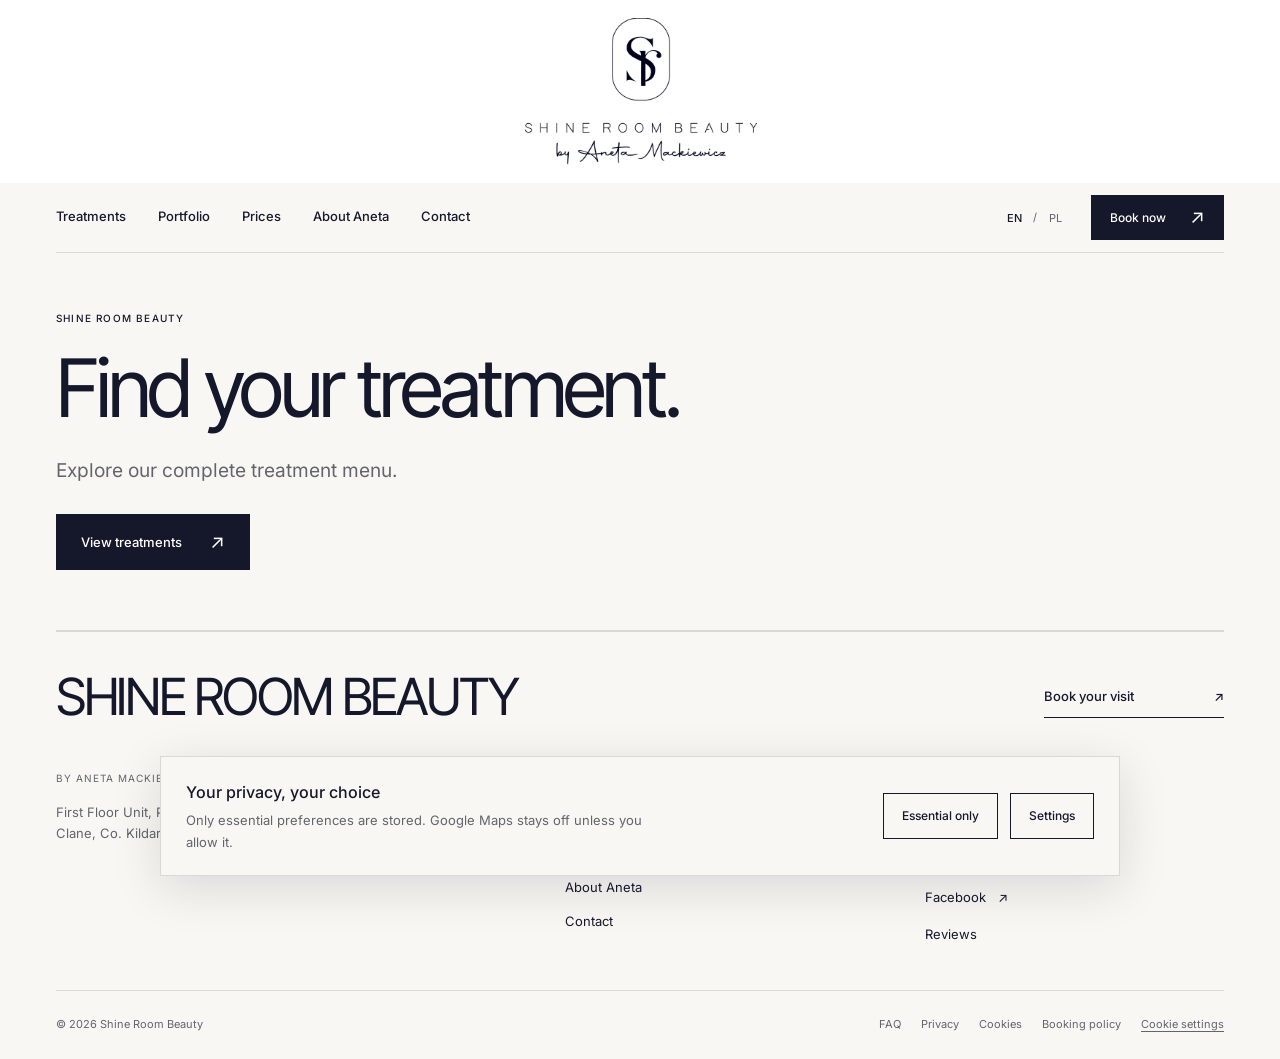
<file: treatment.html>
<!doctype html>
<html lang="en" class="" data-static-build="2026-11-15-v4"><head><meta name="robots" content="noindex, nofollow, noarchive"><meta charset="utf-8"><meta name="viewport" content="width=device-width,initial-scale=1"><meta name="theme-color" content="#f8f7f3"><meta name="description" content="Treatment information, regular price and booking at Shine Room Beauty in Clane."><title>Treatment Details | Shine Room Beauty Clane</title><link rel="stylesheet" href="styles.css?v=637212a84cc7"><script src="content.js?v=9ad624e4fc46" defer=""></script><script src="portfolio-data.js?v=a60f5c091fd8" defer=""></script><script src="script.js?v=f2a4ddb9be09" defer=""></script></head>
<body data-title-en="Treatment Details | Shine Room Beauty Clane" data-title-pl="Szczegóły zabiegu | Shine Room Beauty Clane" data-description-en="Treatment information, regular price and booking at Shine Room Beauty in Clane." data-description-pl="Informacje o zabiegu, cena regularna i rezerwacja w Shine Room Beauty w Clane."><div id="site-shell"><a class="skip-link" href="#main-content"><span data-en="Skip to content" data-pl="Przejdź do treści">Skip to content</span></a><div class="brand-masthead"><a class="brand full-brand" href="index.html" aria-label="Shine Room Beauty by Aneta Mackiewicz"><span class="full-logo"><img src="assets/site/logo.png" alt="Shine Room Beauty by Aneta Mackiewicz" width="1600" height="1600" loading="lazy"></span></a></div><header class="site-header"><div class="header-inner section-wrap"><a class="mobile-home" href="index.html" data-aria-en="Home" data-aria-pl="Strona główna" aria-label="Home">SHINE ROOM</a><nav id="site-nav" aria-label="Primary navigation" data-aria-en="Primary navigation" data-aria-pl="Główna nawigacja"><a href="treatments.html"><span data-en="Treatments" data-pl="Zabiegi">Treatments</span></a><a href="gallery.html"><span data-en="Portfolio" data-pl="Portfolio">Portfolio</span></a><a href="prices.html"><span data-en="Prices" data-pl="Cennik">Prices</span></a><a href="about.html"><span data-en="About Aneta" data-pl="O Anecie">About Aneta</span></a><a href="contact.html"><span data-en="Contact" data-pl="Kontakt">Contact</span></a><div class="mobile-menu-tools"><div class="language-switch" role="group" data-aria-en="Language" data-aria-pl="Język" aria-label="Language"><button type="button" data-lang="en" class="active" aria-pressed="true">EN</button><span aria-hidden="true">/</span><button type="button" data-lang="pl" aria-pressed="false">PL</button></div><a class="button button-small" href="https://booksy.com/en-ie/9393_shine-room-beauty_other_52926_naas" target="_blank" rel="noopener"><span data-en="Book now" data-pl="Zarezerwuj">Book now</span><span aria-hidden="true">↗</span></a></div></nav><div class="header-actions"><div class="language-switch" role="group" data-aria-en="Language" data-aria-pl="Język" aria-label="Language"><button type="button" data-lang="en" class="active" aria-pressed="true">EN</button><span aria-hidden="true">/</span><button type="button" data-lang="pl" aria-pressed="false">PL</button></div><a class="button button-small" href="https://booksy.com/en-ie/9393_shine-room-beauty_other_52926_naas" target="_blank" rel="noopener"><span data-en="Book now" data-pl="Zarezerwuj">Book now</span><span aria-hidden="true">↗</span></a></div><button class="menu-button" type="button" aria-controls="site-nav" aria-expanded="false" aria-label="Open menu"><span></span><span></span></button></div></header></div><main id="main-content"><div id="treatment-detail"><section class="page-heading section-wrap"><p class="eyebrow">SHINE ROOM BEAUTY</p><h1>Find your treatment.</h1><p class="lead">Explore our complete treatment menu.</p><a class="button" href="treatments.html">View treatments<span aria-hidden="true">↗</span></a></section></div></main><div id="site-footer"><footer class="site-footer section-wrap"><div class="footer-top"><a class="footer-name" href="index.html">SHINE ROOM BEAUTY</a><a class="plain-link" href="https://booksy.com/en-ie/9393_shine-room-beauty_other_52926_naas" target="_blank" rel="noopener"><span data-en="Book your visit" data-pl="Zarezerwuj wizytę">Book your visit</span><span aria-hidden="true">↗</span></a></div><div class="footer-grid"><div><p class="micro-label">BY ANETA MACKIEWICZ · CLANE</p><address>First Floor Unit, Prosperous Road<br>Clane, Co. Kildare · W91 AV2C</address></div><div class="footer-links"><a href="treatments.html"><span data-en="Treatments" data-pl="Zabiegi">Treatments</span></a><a href="gallery.html"><span data-en="Portfolio" data-pl="Portfolio">Portfolio</span></a><a href="prices.html"><span data-en="Prices" data-pl="Cennik">Prices</span></a><a href="about.html"><span data-en="About Aneta" data-pl="O Anecie">About Aneta</span></a><a href="contact.html"><span data-en="Contact" data-pl="Kontakt">Contact</span></a></div><div class="footer-links"><a href="https://wa.me/353892004741" target="_blank" rel="noopener">WhatsApp ↗</a><a href="tel:+353892004741">089 200 4741</a><a class="" data-social="instagram" href="https://www.instagram.com/shine_room_beauty/" target="_blank" rel="noopener noreferrer" data-aria-en="Instagram — Shine Room Beauty (opens in a new tab)" data-aria-pl="Instagram — Shine Room Beauty (otwiera się w nowej karcie)" aria-label="Instagram — Shine Room Beauty (opens in a new tab)">Instagram<span aria-hidden="true">↗</span></a><a class="" data-social="facebook" href="https://www.facebook.com/share/1KfqWJRtGH/" target="_blank" rel="noopener noreferrer" data-aria-en="Facebook — Shine Room Beauty (opens in a new tab)" data-aria-pl="Facebook — Shine Room Beauty (otwiera się w nowej karcie)" aria-label="Facebook — Shine Room Beauty (opens in a new tab)">Facebook<span aria-hidden="true">↗</span></a><a href="reviews.html"><span data-en="Reviews" data-pl="Opinie">Reviews</span></a></div></div><div class="footer-bottom"><span>© 2026 Shine Room Beauty</span><div><a href="faq.html">FAQ</a><a href="privacy.html"><span data-en="Privacy" data-pl="Prywatność">Privacy</span></a><a href="cookies.html">Cookies</a><a href="booking-policy.html"><span data-en="Booking policy" data-pl="Zasady rezerwacji">Booking policy</span></a><button type="button" data-privacy-settings=""><span data-en="Cookie settings" data-pl="Ustawienia cookies">Cookie settings</span></button></div></div></footer><div class="mobile-contact"><a href="https://wa.me/353892004741" target="_blank" rel="noopener">WhatsApp <span aria-hidden="true">↗</span></a><a href="tel:+353892004741"><span data-en="Call the studio" data-pl="Zadzwoń">Call the studio</span><span aria-hidden="true">↗</span></a></div><aside class="cookie-banner" id="cookie-banner" hidden=""><div><strong><span data-en="Your privacy, your choice" data-pl="Twoja prywatność, Twój wybór">Your privacy, your choice</span></strong><p><span data-en="Only essential preferences are stored. Google Maps stays off unless you allow it." data-pl="Zapisujemy tylko niezbędne preferencje. Mapy Google pozostają wyłączone, dopóki na nie nie zezwolisz.">Only essential preferences are stored. Google Maps stays off unless you allow it.</span></p></div><div class="cookie-actions"><button class="button button-outline" type="button" data-cookie-essential=""><span data-en="Essential only" data-pl="Tylko niezbędne">Essential only</span></button><button class="button button-outline" type="button" data-privacy-settings=""><span data-en="Settings" data-pl="Ustawienia">Settings</span></button></div></aside><dialog class="privacy-dialog" id="privacy-dialog" aria-labelledby="privacy-title"><form method="dialog"><button class="dialog-close" value="close" aria-label="Close" data-aria-en="Close" data-aria-pl="Zamknij">×</button><p class="eyebrow"><span data-en="Privacy preferences" data-pl="Preferencje prywatności">Privacy preferences</span></p><h2 id="privacy-title"><span data-en="Make yourself comfortable." data-pl="Zdecyduj po swojemu.">Make yourself comfortable.</span></h2><p><span data-en="This site has no advertising or analytics. Your language and privacy choices are stored on this device." data-pl="Ta strona nie używa reklam ani analityki. Wybór języka i prywatności zapisujemy na tym urządzeniu.">This site has no advertising or analytics. Your language and privacy choices are stored on this device.</span></p><label class="privacy-toggle"><input type="checkbox" id="map-consent"><span><strong>Google Maps</strong><small data-en="Allow the embedded map. Google may process information under its own privacy policy." data-pl="Zezwól na osadzoną mapę. Google może przetwarzać informacje zgodnie ze swoją polityką prywatności.">Allow the embedded map. Google may process information under its own privacy policy.</small></span></label><a class="plain-link" href="cookies.html"><span data-en="Read the cookies policy" data-pl="Przeczytaj politykę cookies">Read the cookies policy</span><span aria-hidden="true">↗</span></a><button class="button" type="button" id="save-privacy"><span data-en="Save preferences" data-pl="Zapisz preferencje">Save preferences</span><span aria-hidden="true">↗</span></button></form></dialog><dialog class="lightbox" id="lightbox" aria-labelledby="lightbox-title"><button class="dialog-close" type="button" data-close-lightbox="" aria-label="Close image" data-aria-en="Close image" data-aria-pl="Zamknij zdjęcie">×</button><div class="lightbox-image"></div><div class="lightbox-caption"><h2 id="lightbox-title"></h2><p id="lightbox-description"></p></div><div class="lightbox-controls"><button type="button" data-photo-prev="" aria-label="Previous image" data-aria-en="Previous image" data-aria-pl="Poprzednie zdjęcie">←</button><span id="photo-count"></span><button type="button" data-photo-next="" aria-label="Next image" data-aria-en="Next image" data-aria-pl="Następne zdjęcie">→</button></div></dialog></div><noscript><p class="section-wrap page-section">For the complete treatment menu and reservations, <a href="https://booksy.com/en-ie/9393_shine-room-beauty_other_52926_naas">open Booksy</a>. Call <a href="tel:+353892004741">089 200 4741</a> or <a href="https://wa.me/353892004741">contact Aneta on WhatsApp</a>.</p></noscript>








</body></html>
</file>
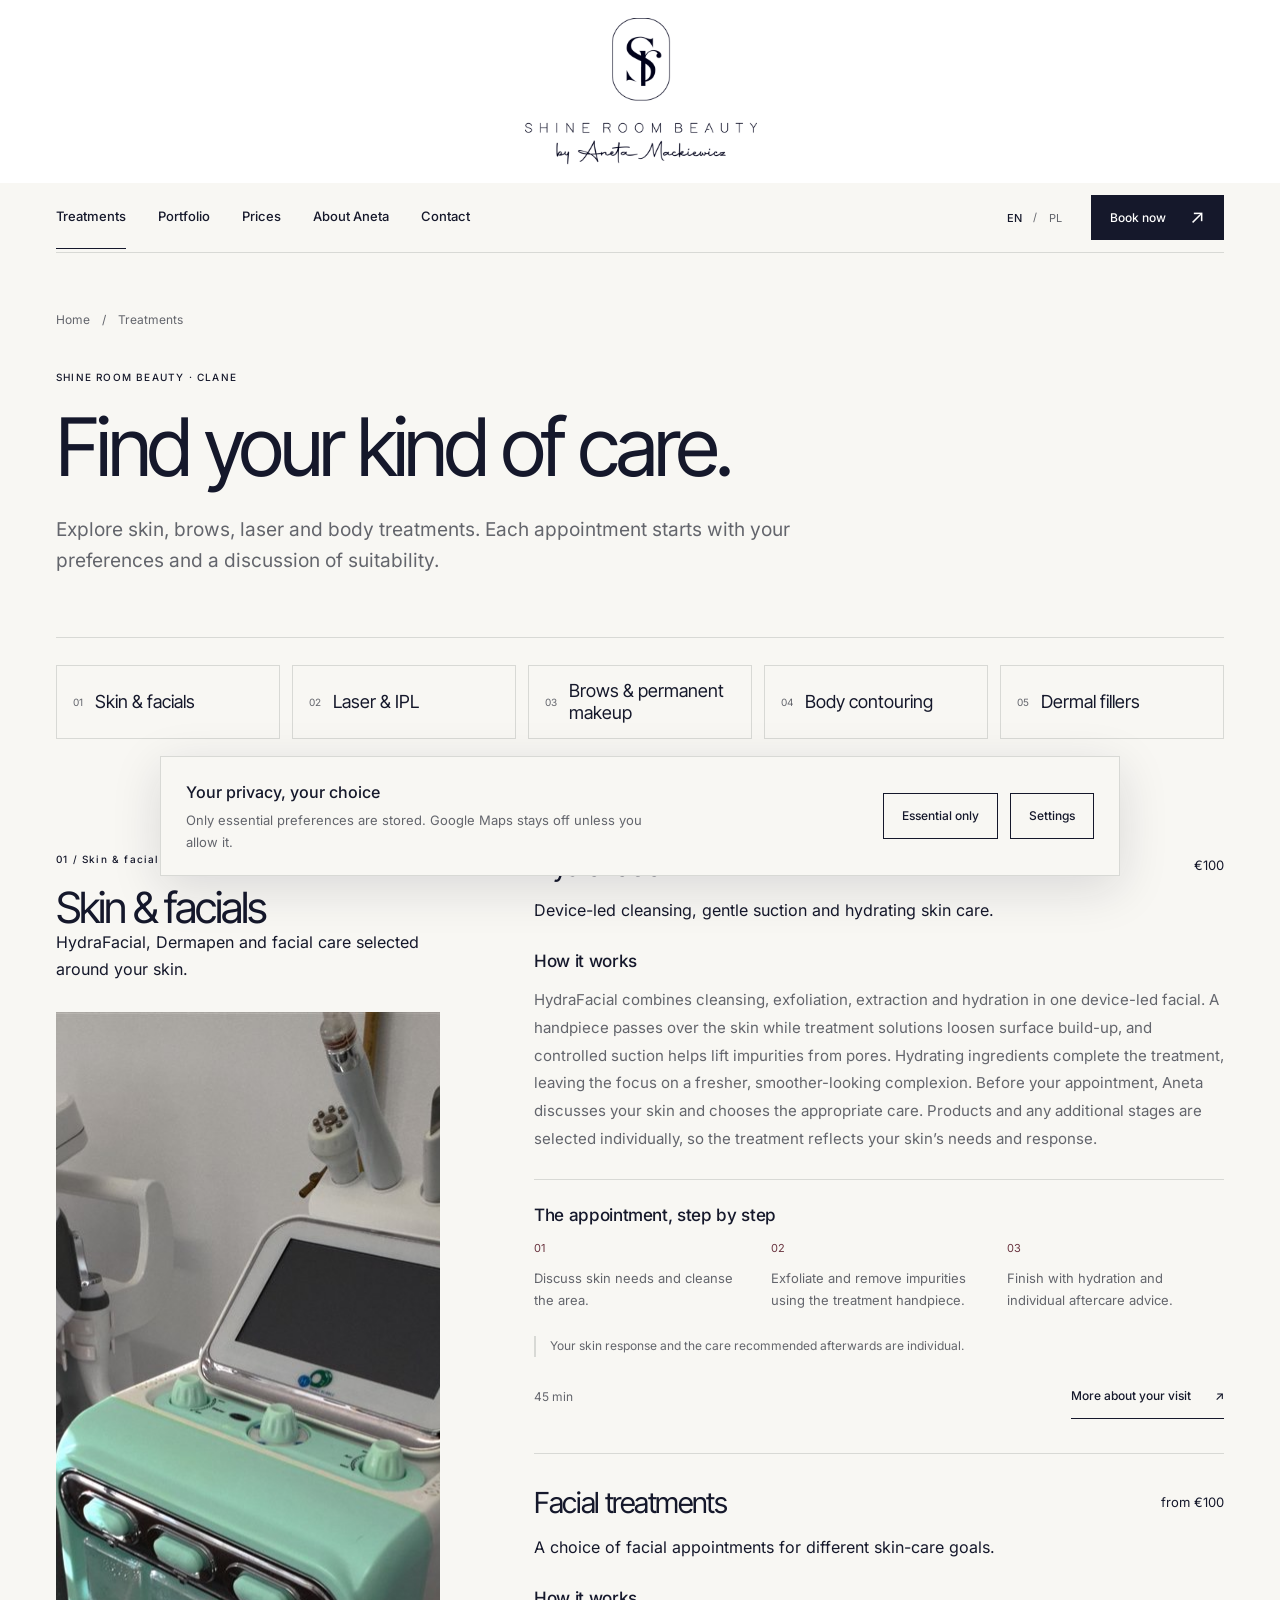
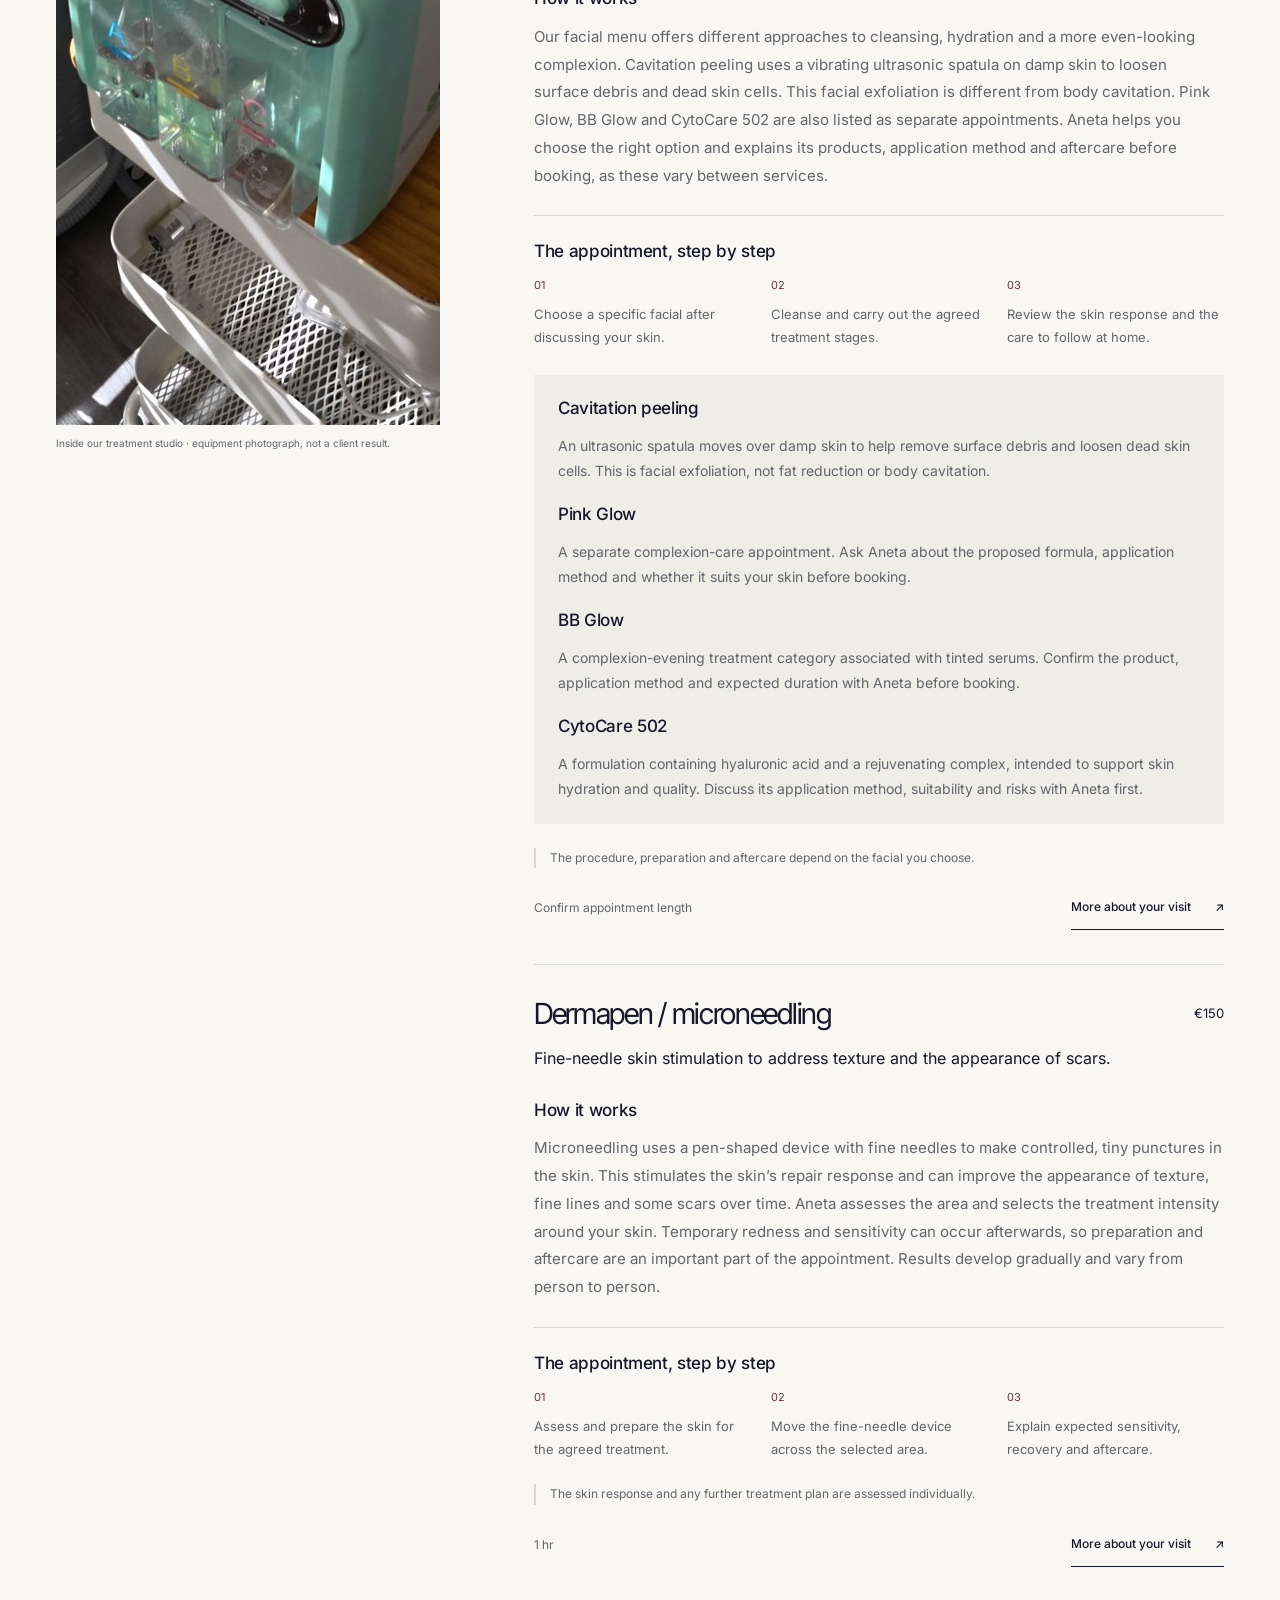
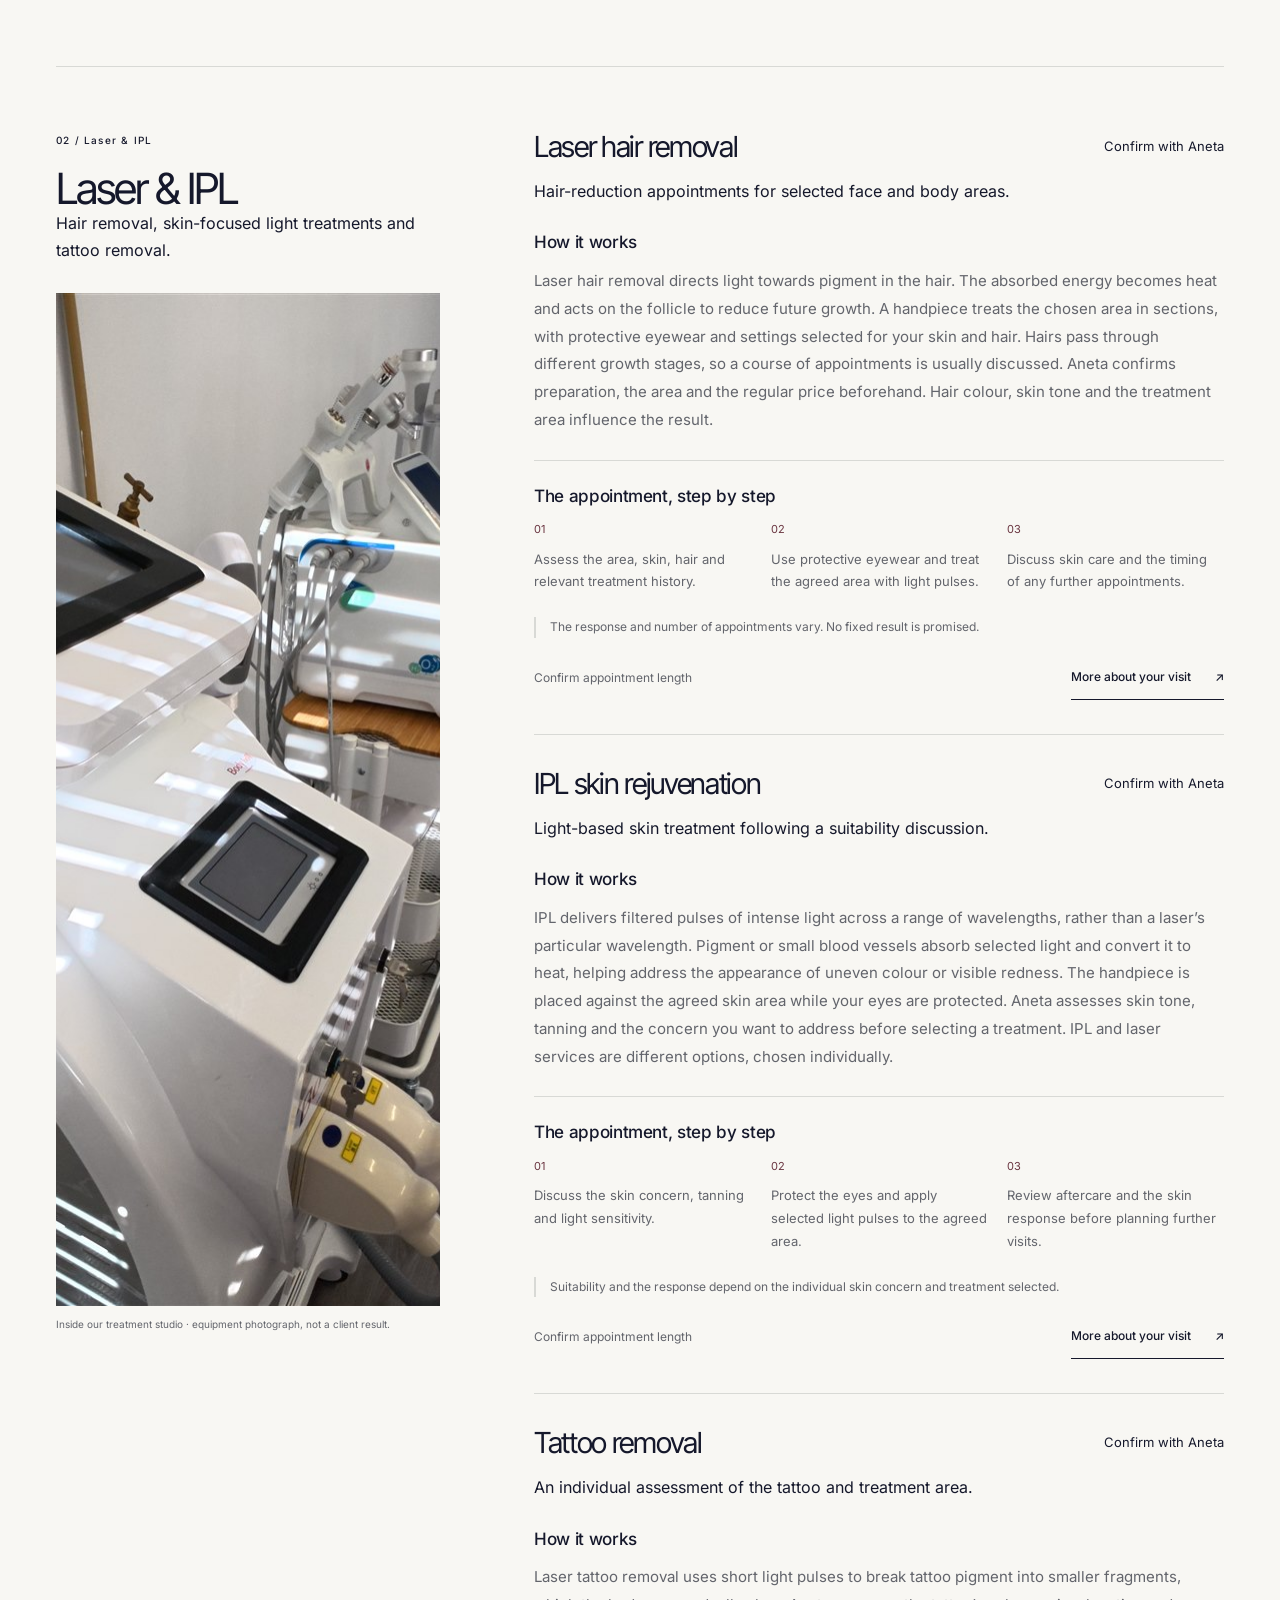
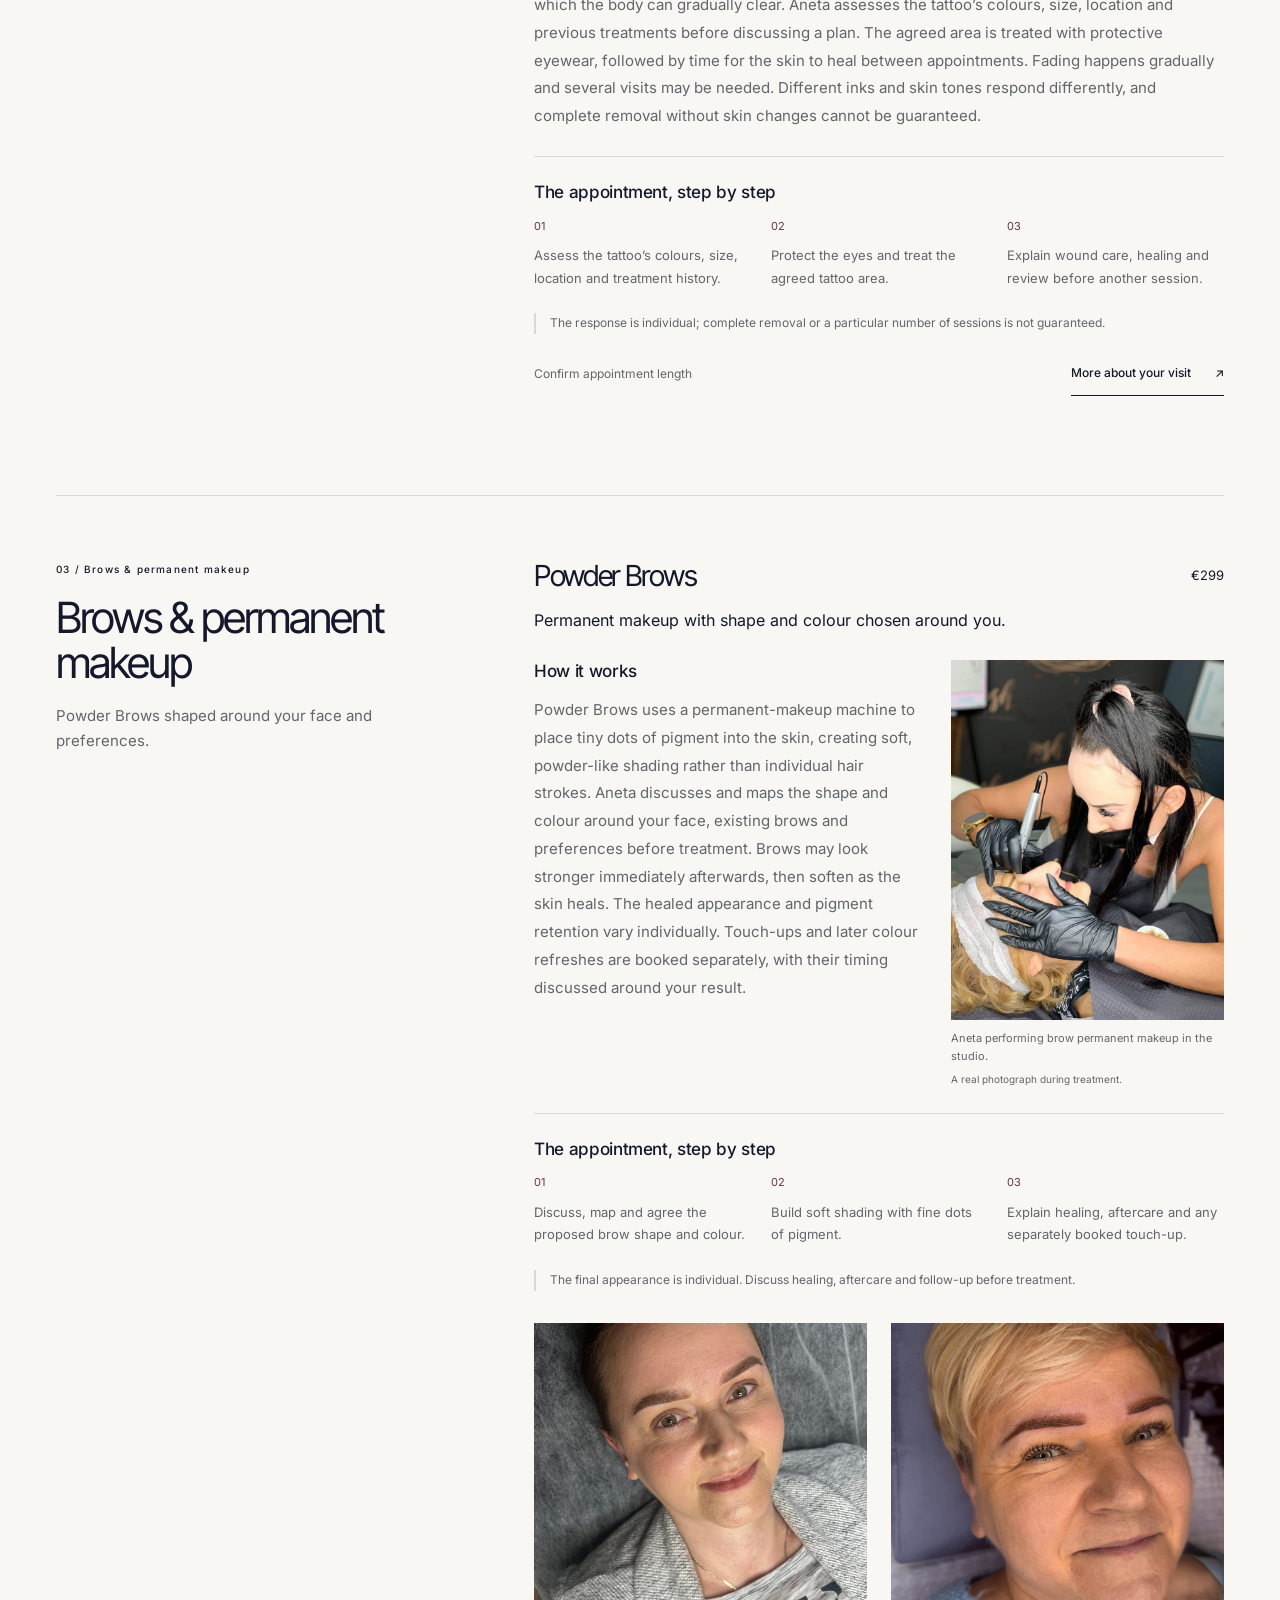
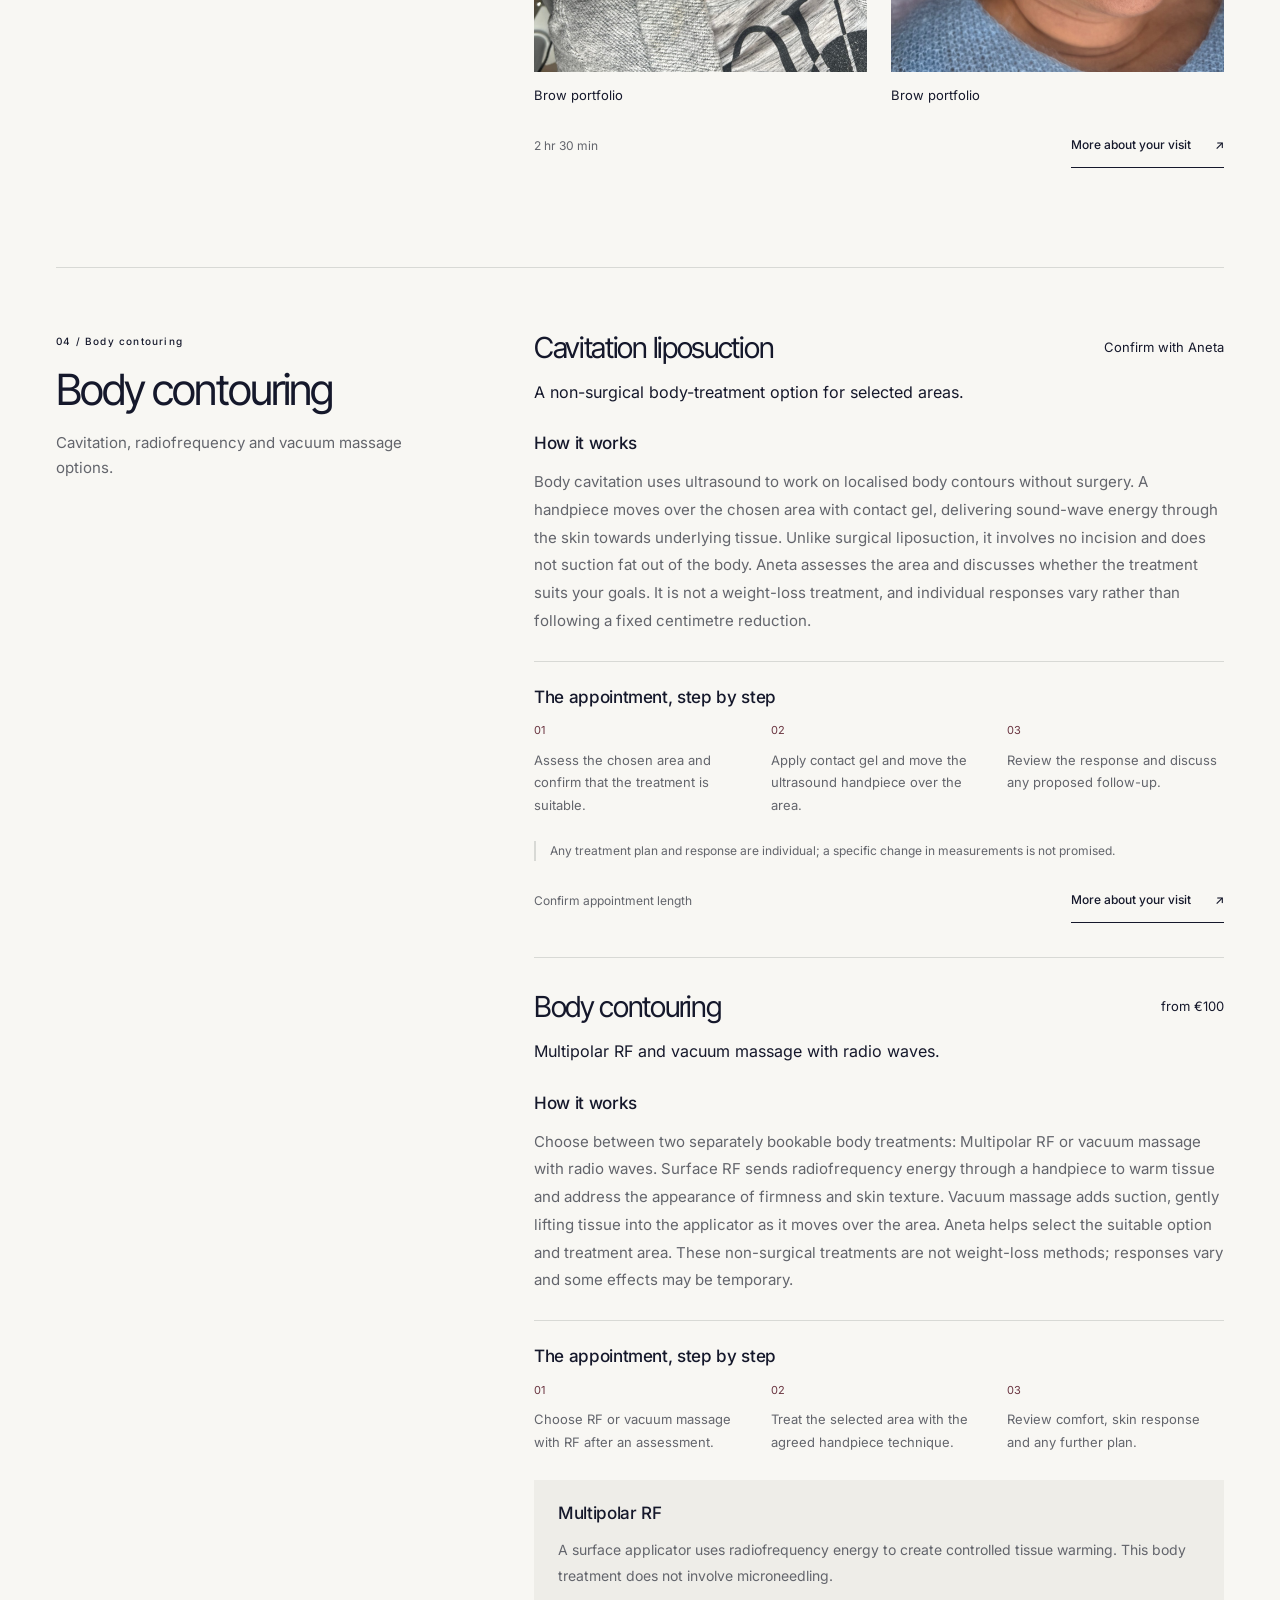
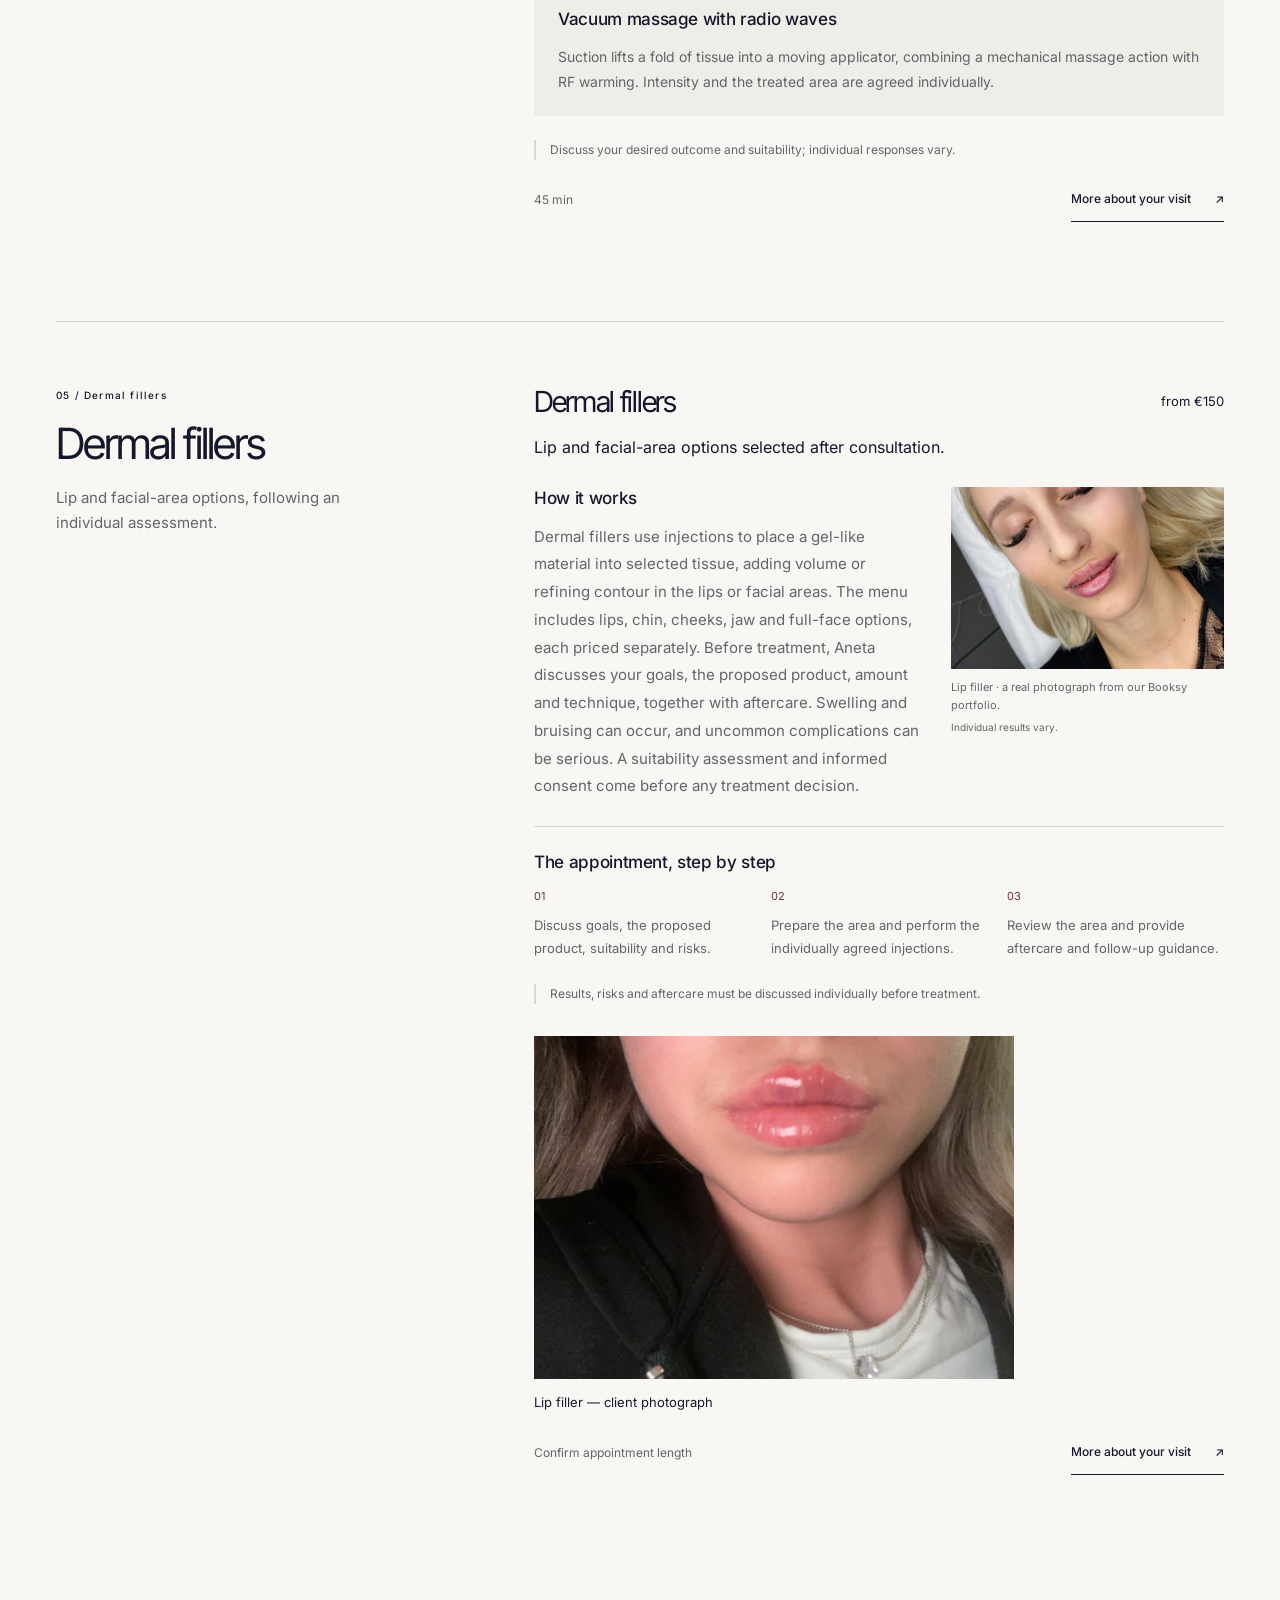
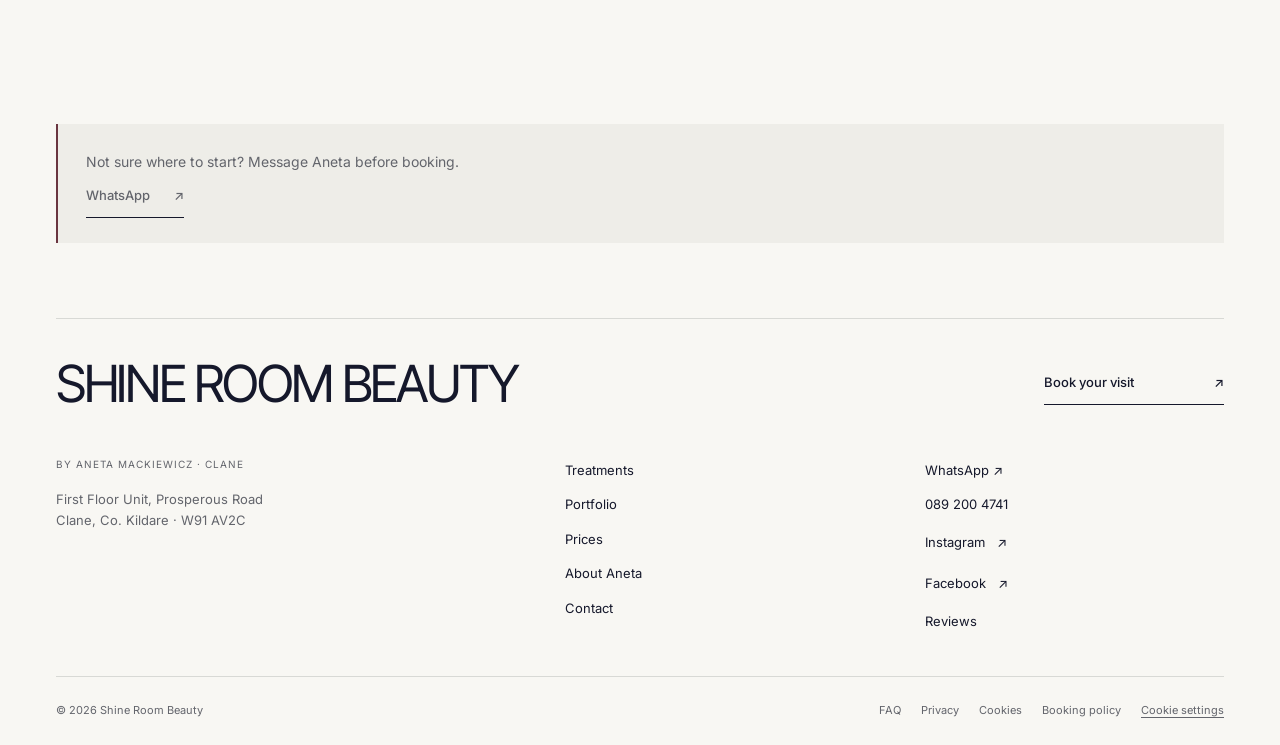
<file: treatments.html>
<!doctype html>
<html lang="en" class="" data-static-build="2026-11-15-v4"><head><meta name="robots" content="noindex, nofollow, noarchive"><meta charset="utf-8"><meta name="viewport" content="width=device-width,initial-scale=1"><meta name="theme-color" content="#f8f7f3"><meta name="description" content="Explore HydraFacial, laser hair removal, Powder Brows, microneedling, body contouring and more at Shine Room Beauty in Clane."><title>Treatments | Shine Room Beauty Clane</title><link rel="stylesheet" href="styles.css?v=637212a84cc7"><script src="content.js?v=9ad624e4fc46" defer=""></script><script src="portfolio-data.js?v=a60f5c091fd8" defer=""></script><script src="script.js?v=f2a4ddb9be09" defer=""></script></head>
<body data-title-en="Treatments | Shine Room Beauty Clane" data-title-pl="Zabiegi | Shine Room Beauty Clane" data-description-en="Explore HydraFacial, laser hair removal, Powder Brows, microneedling, body contouring and more at Shine Room Beauty in Clane." data-description-pl="Poznaj HydraFacial, depilację laserową, brwi pudrowe, mikronakłuwanie i modelowanie sylwetki w Shine Room Beauty w Clane."><div id="site-shell"><a class="skip-link" href="#main-content"><span data-en="Skip to content" data-pl="Przejdź do treści">Skip to content</span></a><div class="brand-masthead"><a class="brand full-brand" href="index.html" aria-label="Shine Room Beauty by Aneta Mackiewicz"><span class="full-logo"><img src="assets/site/logo.png" alt="Shine Room Beauty by Aneta Mackiewicz" width="1600" height="1600" loading="lazy"></span></a></div><header class="site-header"><div class="header-inner section-wrap"><a class="mobile-home" href="index.html" data-aria-en="Home" data-aria-pl="Strona główna" aria-label="Home">SHINE ROOM</a><nav id="site-nav" aria-label="Primary navigation" data-aria-en="Primary navigation" data-aria-pl="Główna nawigacja"><a href="treatments.html" aria-current="page"><span data-en="Treatments" data-pl="Zabiegi">Treatments</span></a><a href="gallery.html"><span data-en="Portfolio" data-pl="Portfolio">Portfolio</span></a><a href="prices.html"><span data-en="Prices" data-pl="Cennik">Prices</span></a><a href="about.html"><span data-en="About Aneta" data-pl="O Anecie">About Aneta</span></a><a href="contact.html"><span data-en="Contact" data-pl="Kontakt">Contact</span></a><div class="mobile-menu-tools"><div class="language-switch" role="group" data-aria-en="Language" data-aria-pl="Język" aria-label="Language"><button type="button" data-lang="en" class="active" aria-pressed="true">EN</button><span aria-hidden="true">/</span><button type="button" data-lang="pl" aria-pressed="false">PL</button></div><a class="button button-small" href="https://booksy.com/en-ie/9393_shine-room-beauty_other_52926_naas" target="_blank" rel="noopener"><span data-en="Book now" data-pl="Zarezerwuj">Book now</span><span aria-hidden="true">↗</span></a></div></nav><div class="header-actions"><div class="language-switch" role="group" data-aria-en="Language" data-aria-pl="Język" aria-label="Language"><button type="button" data-lang="en" class="active" aria-pressed="true">EN</button><span aria-hidden="true">/</span><button type="button" data-lang="pl" aria-pressed="false">PL</button></div><a class="button button-small" href="https://booksy.com/en-ie/9393_shine-room-beauty_other_52926_naas" target="_blank" rel="noopener"><span data-en="Book now" data-pl="Zarezerwuj">Book now</span><span aria-hidden="true">↗</span></a></div><button class="menu-button" type="button" aria-controls="site-nav" aria-expanded="false" aria-label="Open menu"><span></span><span></span></button></div></header></div><main id="main-content"><section class="page-heading section-wrap"><div class="breadcrumb"><a href="index.html"><span data-en="Home" data-pl="Strona główna">Home</span></a><span>/</span><span data-en="Treatments" data-pl="Zabiegi">Treatments</span></div><p data-en="SHINE ROOM BEAUTY · CLANE" data-pl="SHINE ROOM BEAUTY · CLANE" class="eyebrow">SHINE ROOM BEAUTY · CLANE</p><h1 data-en="Find your kind of care." data-pl="Wybierz swoją pielęgnację.">Find your kind of care.</h1><p data-en="Explore skin, brows, laser and body treatments. Each appointment starts with your preferences and a discussion of suitability." data-pl="Poznaj zabiegi na twarz i ciało, brwi oraz laser. Punktem wyjścia są Twoje oczekiwania i ocena odpowiedniości zabiegu." class="lead">Explore skin, brows, laser and body treatments. Each appointment starts with your preferences and a discussion of suitability.</p></section><nav class="category-nav section-wrap" aria-label="Treatment categories" data-aria-en="Treatment categories" data-aria-pl="Kategorie zabiegów"><a href="#skin-glow"><span>01</span><span data-en="Skin &amp; facials" data-pl="Twarz i pielęgnacja">Skin &amp; facials</span></a><a href="#laser-ipl"><span>02</span><span data-en="Laser &amp; IPL" data-pl="Laser i IPL">Laser &amp; IPL</span></a><a href="#brows-features"><span>03</span><span data-en="Brows &amp; permanent makeup" data-pl="Brwi i makijaż permanentny">Brows &amp; permanent makeup</span></a><a href="#body-definition"><span>04</span><span data-en="Body contouring" data-pl="Modelowanie sylwetki">Body contouring</span></a><a href="#dermal-fillers"><span>05</span><span data-en="Dermal fillers" data-pl="Wypełniacze">Dermal fillers</span></a></nav><section class="page-section section-wrap" id="service-catalogue"><section class="service-group" id="skin-glow"><div class="service-group-title"><p class="eyebrow">01 / Skin &amp; facials</p><h2>Skin &amp; facials</h2><p>HydraFacial, Dermapen and facial care selected around your skin.</p><figure class="treatment-atmosphere"><img src="assets/site/treatments/skin-equipment.jpg" width="1800" height="1013" loading="lazy" alt="Real equipment inside the Shine Room Beauty studio"><figcaption>Inside our treatment studio · equipment photograph, not a client result.</figcaption></figure></div><div class="service-items"><article class="service-item" id="hydrafacial"><div class="service-item-top"><h3><a href="treatments.html#hydrafacial">HydraFacial</a></h3><span>€100</span></div><p class="service-summary">Device-led cleansing, gentle suction and hydrating skin care.</p><div class="service-explainer"><div><h4>How it works</h4><p>HydraFacial combines cleansing, exfoliation, extraction and hydration in one device-led facial. A handpiece passes over the skin while treatment solutions loosen surface build-up, and controlled suction helps lift impurities from pores. Hydrating ingredients complete the treatment, leaving the focus on a fresher, smoother-looking complexion. Before your appointment, Aneta discusses your skin and chooses the appropriate care. Products and any additional stages are selected individually, so the treatment reflects your skin’s needs and response.</p></div></div><div class="procedure-steps"><h4>The appointment, step by step</h4><ol><li>Discuss skin needs and cleanse the area.</li><li>Exfoliate and remove impurities using the treatment handpiece.</li><li>Finish with hydration and individual aftercare advice.</li></ol></div><p class="service-expectation">Your skin response and the care recommended afterwards are individual.</p><div class="service-item-bottom"><small>45 min</small><a class="plain-link" href="treatments.html#hydrafacial">More about your visit<span aria-hidden="true">↗</span></a></div></article><article class="service-item" id="facial-treatments"><div class="service-item-top"><h3><a href="treatments.html#facial-treatments">Facial treatments</a></h3><span>from €100</span></div><p class="service-summary">A choice of facial appointments for different skin-care goals.</p><div class="service-explainer"><div><h4>How it works</h4><p>Our facial menu offers different approaches to cleansing, hydration and a more even-looking complexion. Cavitation peeling uses a vibrating ultrasonic spatula on damp skin to loosen surface debris and dead skin cells. This facial exfoliation is different from body cavitation. Pink Glow, BB Glow and CytoCare 502 are also listed as separate appointments. Aneta helps you choose the right option and explains its products, application method and aftercare before booking, as these vary between services.</p></div></div><div class="procedure-steps"><h4>The appointment, step by step</h4><ol><li>Choose a specific facial after discussing your skin.</li><li>Cleanse and carry out the agreed treatment stages.</li><li>Review the skin response and the care to follow at home.</li></ol></div><div class="treatment-options"><div><h4>Cavitation peeling</h4><p>An ultrasonic spatula moves over damp skin to help remove surface debris and loosen dead skin cells. This is facial exfoliation, not fat reduction or body cavitation.</p></div><div><h4>Pink Glow</h4><p>A separate complexion-care appointment. Ask Aneta about the proposed formula, application method and whether it suits your skin before booking.</p></div><div><h4>BB Glow</h4><p>A complexion-evening treatment category associated with tinted serums. Confirm the product, application method and expected duration with Aneta before booking.</p></div><div><h4>CytoCare 502</h4><p>A formulation containing hyaluronic acid and a rejuvenating complex, intended to support skin hydration and quality. Discuss its application method, suitability and risks with Aneta first.</p></div></div><p class="service-expectation">The procedure, preparation and aftercare depend on the facial you choose.</p><div class="service-item-bottom"><small>Confirm appointment length</small><a class="plain-link" href="treatments.html#facial-treatments">More about your visit<span aria-hidden="true">↗</span></a></div></article><article class="service-item" id="microneedling"><div class="service-item-top"><h3><a href="treatments.html#microneedling">Dermapen / microneedling</a></h3><span>€150</span></div><p class="service-summary">Fine-needle skin stimulation to address texture and the appearance of scars.</p><div class="service-explainer"><div><h4>How it works</h4><p>Microneedling uses a pen-shaped device with fine needles to make controlled, tiny punctures in the skin. This stimulates the skin’s repair response and can improve the appearance of texture, fine lines and some scars over time. Aneta assesses the area and selects the treatment intensity around your skin. Temporary redness and sensitivity can occur afterwards, so preparation and aftercare are an important part of the appointment. Results develop gradually and vary from person to person.</p></div></div><div class="procedure-steps"><h4>The appointment, step by step</h4><ol><li>Assess and prepare the skin for the agreed treatment.</li><li>Move the fine-needle device across the selected area.</li><li>Explain expected sensitivity, recovery and aftercare.</li></ol></div><p class="service-expectation">The skin response and any further treatment plan are assessed individually.</p><div class="service-item-bottom"><small>1 hr</small><a class="plain-link" href="treatments.html#microneedling">More about your visit<span aria-hidden="true">↗</span></a></div></article></div></section><section class="service-group" id="laser-ipl"><div class="service-group-title"><p class="eyebrow">02 / Laser &amp; IPL</p><h2>Laser &amp; IPL</h2><p>Hair removal, skin-focused light treatments and tattoo removal.</p><figure class="treatment-atmosphere"><img src="assets/site/treatments/studio-equipment.jpg" width="1800" height="1013" loading="lazy" alt="Real equipment inside the Shine Room Beauty studio"><figcaption>Inside our treatment studio · equipment photograph, not a client result.</figcaption></figure></div><div class="service-items"><article class="service-item" id="laser-hair-removal"><div class="service-item-top"><h3><a href="treatments.html#laser-hair-removal">Laser hair removal</a></h3><span>Confirm with Aneta</span></div><p class="service-summary">Hair-reduction appointments for selected face and body areas.</p><div class="service-explainer"><div><h4>How it works</h4><p>Laser hair removal directs light towards pigment in the hair. The absorbed energy becomes heat and acts on the follicle to reduce future growth. A handpiece treats the chosen area in sections, with protective eyewear and settings selected for your skin and hair. Hairs pass through different growth stages, so a course of appointments is usually discussed. Aneta confirms preparation, the area and the regular price beforehand. Hair colour, skin tone and the treatment area influence the result.</p></div></div><div class="procedure-steps"><h4>The appointment, step by step</h4><ol><li>Assess the area, skin, hair and relevant treatment history.</li><li>Use protective eyewear and treat the agreed area with light pulses.</li><li>Discuss skin care and the timing of any further appointments.</li></ol></div><p class="service-expectation">The response and number of appointments vary. No fixed result is promised.</p><div class="service-item-bottom"><small>Confirm appointment length</small><a class="plain-link" href="treatments.html#laser-hair-removal">More about your visit<span aria-hidden="true">↗</span></a></div></article><article class="service-item" id="ipl-rejuvenation"><div class="service-item-top"><h3><a href="treatments.html#ipl-rejuvenation">IPL skin rejuvenation</a></h3><span>Confirm with Aneta</span></div><p class="service-summary">Light-based skin treatment following a suitability discussion.</p><div class="service-explainer"><div><h4>How it works</h4><p>IPL delivers filtered pulses of intense light across a range of wavelengths, rather than a laser’s particular wavelength. Pigment or small blood vessels absorb selected light and convert it to heat, helping address the appearance of uneven colour or visible redness. The handpiece is placed against the agreed skin area while your eyes are protected. Aneta assesses skin tone, tanning and the concern you want to address before selecting a treatment. IPL and laser services are different options, chosen individually.</p></div></div><div class="procedure-steps"><h4>The appointment, step by step</h4><ol><li>Discuss the skin concern, tanning and light sensitivity.</li><li>Protect the eyes and apply selected light pulses to the agreed area.</li><li>Review aftercare and the skin response before planning further visits.</li></ol></div><p class="service-expectation">Suitability and the response depend on the individual skin concern and treatment selected.</p><div class="service-item-bottom"><small>Confirm appointment length</small><a class="plain-link" href="treatments.html#ipl-rejuvenation">More about your visit<span aria-hidden="true">↗</span></a></div></article><article class="service-item" id="tattoo-removal"><div class="service-item-top"><h3><a href="treatments.html#tattoo-removal">Tattoo removal</a></h3><span>Confirm with Aneta</span></div><p class="service-summary">An individual assessment of the tattoo and treatment area.</p><div class="service-explainer"><div><h4>How it works</h4><p>Laser tattoo removal uses short light pulses to break tattoo pigment into smaller fragments, which the body can gradually clear. Aneta assesses the tattoo’s colours, size, location and previous treatments before discussing a plan. The agreed area is treated with protective eyewear, followed by time for the skin to heal between appointments. Fading happens gradually and several visits may be needed. Different inks and skin tones respond differently, and complete removal without skin changes cannot be guaranteed.</p></div></div><div class="procedure-steps"><h4>The appointment, step by step</h4><ol><li>Assess the tattoo’s colours, size, location and treatment history.</li><li>Protect the eyes and treat the agreed tattoo area.</li><li>Explain wound care, healing and review before another session.</li></ol></div><p class="service-expectation">The response is individual; complete removal or a particular number of sessions is not guaranteed.</p><div class="service-item-bottom"><small>Confirm appointment length</small><a class="plain-link" href="treatments.html#tattoo-removal">More about your visit<span aria-hidden="true">↗</span></a></div></article></div></section><section class="service-group" id="brows-features"><div class="service-group-title"><p class="eyebrow">03 / Brows &amp; permanent makeup</p><h2>Brows &amp; permanent makeup</h2><p>Powder Brows shaped around your face and preferences.</p></div><div class="service-items"><article class="service-item" id="powder-brows"><div class="service-item-top"><h3><a href="treatments.html#powder-brows">Powder Brows</a></h3><span>€299</span></div><p class="service-summary">Permanent makeup with shape and colour chosen around you.</p><div class="service-explainer has-photo"><div><h4>How it works</h4><p>Powder Brows uses a permanent-makeup machine to place tiny dots of pigment into the skin, creating soft, powder-like shading rather than individual hair strokes. Aneta discusses and maps the shape and colour around your face, existing brows and preferences before treatment. Brows may look stronger immediately afterwards, then soften as the skin heals. The healed appearance and pigment retention vary individually. Touch-ups and later colour refreshes are booked separately, with their timing discussed around your result.</p></div><figure class="treatment-photo"><a class="treatment-photo-trigger" data-photo="brows-session-01" aria-label="Enlarge: Aneta performing brow permanent makeup in the studio." href="assets/site/new-2026-11/brow-treatment-aneta.jpg"><img src="assets/site/new-2026-11/brow-treatment-aneta.jpg" alt="Aneta performing brow permanent makeup in the studio." width="1536" height="2048" loading="lazy"></a><figcaption>Aneta performing brow permanent makeup in the studio.<small>A real photograph during treatment.</small></figcaption></figure></div><div class="procedure-steps"><h4>The appointment, step by step</h4><ol><li>Discuss, map and agree the proposed brow shape and colour.</li><li>Build soft shading with fine dots of pigment.</li><li>Explain healing, aftercare and any separately booked touch-up.</li></ol></div><p class="service-expectation">The final appearance is individual. Discuss healing, aftercare and follow-up before treatment.</p><div class="service-work-strip"><a class="portfolio-card" data-photo="brows-new-grey" data-category="brows" aria-label="View image: Brow portfolio" href="assets/site/new-2026-11/brows-client-grey.jpg"><span class="work-image"><img src="assets/site/new-2026-11/brows-client-grey.jpg" alt="Brow portfolio" width="1200" height="1600" loading="lazy" decoding="async"></span><span class="work-caption"><span>Brow portfolio</span><small>01 / SHINE ROOM BEAUTY</small></span></a><a class="portfolio-card" data-photo="brows-new-blonde" data-category="brows" aria-label="View image: Brow portfolio" href="assets/site/new-2026-11/brows-client-blonde.jpg"><span class="work-image"><img src="assets/site/new-2026-11/brows-client-blonde.jpg" alt="Brow portfolio" width="1200" height="1600" loading="lazy" decoding="async"></span><span class="work-caption"><span>Brow portfolio</span><small>02 / SHINE ROOM BEAUTY</small></span></a></div><div class="service-item-bottom"><small>2 hr 30 min</small><a class="plain-link" href="treatments.html#powder-brows">More about your visit<span aria-hidden="true">↗</span></a></div></article></div></section><section class="service-group" id="body-definition"><div class="service-group-title"><p class="eyebrow">04 / Body contouring</p><h2>Body contouring</h2><p>Cavitation, radiofrequency and vacuum massage options.</p></div><div class="service-items"><article class="service-item" id="cavitation-liposuction"><div class="service-item-top"><h3><a href="treatments.html#cavitation-liposuction">Cavitation liposuction</a></h3><span>Confirm with Aneta</span></div><p class="service-summary">A non-surgical body-treatment option for selected areas.</p><div class="service-explainer"><div><h4>How it works</h4><p>Body cavitation uses ultrasound to work on localised body contours without surgery. A handpiece moves over the chosen area with contact gel, delivering sound-wave energy through the skin towards underlying tissue. Unlike surgical liposuction, it involves no incision and does not suction fat out of the body. Aneta assesses the area and discusses whether the treatment suits your goals. It is not a weight-loss treatment, and individual responses vary rather than following a fixed centimetre reduction.</p></div></div><div class="procedure-steps"><h4>The appointment, step by step</h4><ol><li>Assess the chosen area and confirm that the treatment is suitable.</li><li>Apply contact gel and move the ultrasound handpiece over the area.</li><li>Review the response and discuss any proposed follow-up.</li></ol></div><p class="service-expectation">Any treatment plan and response are individual; a specific change in measurements is not promised.</p><div class="service-item-bottom"><small>Confirm appointment length</small><a class="plain-link" href="treatments.html#cavitation-liposuction">More about your visit<span aria-hidden="true">↗</span></a></div></article><article class="service-item" id="body-contouring"><div class="service-item-top"><h3><a href="treatments.html#body-contouring">Body contouring</a></h3><span>from €100</span></div><p class="service-summary">Multipolar RF and vacuum massage with radio waves.</p><div class="service-explainer"><div><h4>How it works</h4><p>Choose between two separately bookable body treatments: Multipolar RF or vacuum massage with radio waves. Surface RF sends radiofrequency energy through a handpiece to warm tissue and address the appearance of firmness and skin texture. Vacuum massage adds suction, gently lifting tissue into the applicator as it moves over the area. Aneta helps select the suitable option and treatment area. These non-surgical treatments are not weight-loss methods; responses vary and some effects may be temporary.</p></div></div><div class="procedure-steps"><h4>The appointment, step by step</h4><ol><li>Choose RF or vacuum massage with RF after an assessment.</li><li>Treat the selected area with the agreed handpiece technique.</li><li>Review comfort, skin response and any further plan.</li></ol></div><div class="treatment-options"><div><h4>Multipolar RF</h4><p>A surface applicator uses radiofrequency energy to create controlled tissue warming. This body treatment does not involve microneedling.</p></div><div><h4>Vacuum massage with radio waves</h4><p>Suction lifts a fold of tissue into a moving applicator, combining a mechanical massage action with RF warming. Intensity and the treated area are agreed individually.</p></div></div><p class="service-expectation">Discuss your desired outcome and suitability; individual responses vary.</p><div class="service-item-bottom"><small>45 min</small><a class="plain-link" href="treatments.html#body-contouring">More about your visit<span aria-hidden="true">↗</span></a></div></article></div></section><section class="service-group" id="dermal-fillers"><div class="service-group-title"><p class="eyebrow">05 / Dermal fillers</p><h2>Dermal fillers</h2><p>Lip and facial-area options, following an individual assessment.</p></div><div class="service-items"><article class="service-item" id="service-dermal-fillers"><div class="service-item-top"><h3><a href="treatments.html#service-dermal-fillers">Dermal fillers</a></h3><span>from €150</span></div><p class="service-summary">Lip and facial-area options selected after consultation.</p><div class="service-explainer has-photo"><div><h4>How it works</h4><p>Dermal fillers use injections to place a gel-like material into selected tissue, adding volume or refining contour in the lips or facial areas. The menu includes lips, chin, cheeks, jaw and full-face options, each priced separately. Before treatment, Aneta discusses your goals, the proposed product, amount and technique, together with aftercare. Swelling and bruising can occur, and uncommon complications can be serious. A suitability assessment and informed consent come before any treatment decision.</p></div><figure class="treatment-photo"><a class="treatment-photo-trigger" data-photo="lips-01" aria-label="Enlarge: Lip filler · a real photograph from our Booksy portfolio." href="assets/site/portfolio/lips-01.jpeg"><img src="assets/site/portfolio/lips-01.jpeg" alt="Lip filler · a real photograph from our Booksy portfolio." width="1536" height="1024" loading="lazy"></a><figcaption>Lip filler · a real photograph from our Booksy portfolio.<small>Individual results vary.</small></figcaption></figure></div><div class="procedure-steps"><h4>The appointment, step by step</h4><ol><li>Discuss goals, the proposed product, suitability and risks.</li><li>Prepare the area and perform the individually agreed injections.</li><li>Review the area and provide aftercare and follow-up guidance.</li></ol></div><p class="service-expectation">Results, risks and aftercare must be discussed individually before treatment.</p><div class="service-work-strip single-work"><a class="portfolio-card" data-photo="lips-02" data-category="lips" aria-label="View image: Lip filler — client photograph" href="assets/site/treatments/lip-filler-client-02.jpeg"><span class="work-image"><img src="assets/site/treatments/lip-filler-client-02.jpeg" alt="Lip filler — client photograph" width="1440" height="1080" loading="lazy" decoding="async"></span><span class="work-caption"><span>Lip filler — client photograph</span><small>01 / SHINE ROOM BEAUTY</small></span></a></div><div class="service-item-bottom"><small>Confirm appointment length</small><a class="plain-link" href="treatments.html#service-dermal-fillers">More about your visit<span aria-hidden="true">↗</span></a></div></article></div></section></section><section class="section-wrap page-section"><div class="price-note"><p><span data-en="Not sure where to start? Message Aneta before booking." data-pl="Nie wiesz, od czego zacząć? Napisz do Anety przed rezerwacją.">Not sure where to start? Message Aneta before booking.</span></p><a class="plain-link" href="https://wa.me/353892004741" target="_blank" rel="noopener">WhatsApp <span aria-hidden="true">↗</span></a></div></section></main><div id="site-footer"><footer class="site-footer section-wrap"><div class="footer-top"><a class="footer-name" href="index.html">SHINE ROOM BEAUTY</a><a class="plain-link" href="https://booksy.com/en-ie/9393_shine-room-beauty_other_52926_naas" target="_blank" rel="noopener"><span data-en="Book your visit" data-pl="Zarezerwuj wizytę">Book your visit</span><span aria-hidden="true">↗</span></a></div><div class="footer-grid"><div><p class="micro-label">BY ANETA MACKIEWICZ · CLANE</p><address>First Floor Unit, Prosperous Road<br>Clane, Co. Kildare · W91 AV2C</address></div><div class="footer-links"><a href="treatments.html" aria-current="page"><span data-en="Treatments" data-pl="Zabiegi">Treatments</span></a><a href="gallery.html"><span data-en="Portfolio" data-pl="Portfolio">Portfolio</span></a><a href="prices.html"><span data-en="Prices" data-pl="Cennik">Prices</span></a><a href="about.html"><span data-en="About Aneta" data-pl="O Anecie">About Aneta</span></a><a href="contact.html"><span data-en="Contact" data-pl="Kontakt">Contact</span></a></div><div class="footer-links"><a href="https://wa.me/353892004741" target="_blank" rel="noopener">WhatsApp ↗</a><a href="tel:+353892004741">089 200 4741</a><a class="" data-social="instagram" href="https://www.instagram.com/shine_room_beauty/" target="_blank" rel="noopener noreferrer" data-aria-en="Instagram — Shine Room Beauty (opens in a new tab)" data-aria-pl="Instagram — Shine Room Beauty (otwiera się w nowej karcie)" aria-label="Instagram — Shine Room Beauty (opens in a new tab)">Instagram<span aria-hidden="true">↗</span></a><a class="" data-social="facebook" href="https://www.facebook.com/share/1KfqWJRtGH/" target="_blank" rel="noopener noreferrer" data-aria-en="Facebook — Shine Room Beauty (opens in a new tab)" data-aria-pl="Facebook — Shine Room Beauty (otwiera się w nowej karcie)" aria-label="Facebook — Shine Room Beauty (opens in a new tab)">Facebook<span aria-hidden="true">↗</span></a><a href="reviews.html"><span data-en="Reviews" data-pl="Opinie">Reviews</span></a></div></div><div class="footer-bottom"><span>© 2026 Shine Room Beauty</span><div><a href="faq.html">FAQ</a><a href="privacy.html"><span data-en="Privacy" data-pl="Prywatność">Privacy</span></a><a href="cookies.html">Cookies</a><a href="booking-policy.html"><span data-en="Booking policy" data-pl="Zasady rezerwacji">Booking policy</span></a><button type="button" data-privacy-settings=""><span data-en="Cookie settings" data-pl="Ustawienia cookies">Cookie settings</span></button></div></div></footer><div class="mobile-contact"><a href="https://wa.me/353892004741" target="_blank" rel="noopener">WhatsApp <span aria-hidden="true">↗</span></a><a href="tel:+353892004741"><span data-en="Call the studio" data-pl="Zadzwoń">Call the studio</span><span aria-hidden="true">↗</span></a></div><aside class="cookie-banner" id="cookie-banner" hidden=""><div><strong><span data-en="Your privacy, your choice" data-pl="Twoja prywatność, Twój wybór">Your privacy, your choice</span></strong><p><span data-en="Only essential preferences are stored. Google Maps stays off unless you allow it." data-pl="Zapisujemy tylko niezbędne preferencje. Mapy Google pozostają wyłączone, dopóki na nie nie zezwolisz.">Only essential preferences are stored. Google Maps stays off unless you allow it.</span></p></div><div class="cookie-actions"><button class="button button-outline" type="button" data-cookie-essential=""><span data-en="Essential only" data-pl="Tylko niezbędne">Essential only</span></button><button class="button button-outline" type="button" data-privacy-settings=""><span data-en="Settings" data-pl="Ustawienia">Settings</span></button></div></aside><dialog class="privacy-dialog" id="privacy-dialog" aria-labelledby="privacy-title"><form method="dialog"><button class="dialog-close" value="close" aria-label="Close" data-aria-en="Close" data-aria-pl="Zamknij">×</button><p class="eyebrow"><span data-en="Privacy preferences" data-pl="Preferencje prywatności">Privacy preferences</span></p><h2 id="privacy-title"><span data-en="Make yourself comfortable." data-pl="Zdecyduj po swojemu.">Make yourself comfortable.</span></h2><p><span data-en="This site has no advertising or analytics. Your language and privacy choices are stored on this device." data-pl="Ta strona nie używa reklam ani analityki. Wybór języka i prywatności zapisujemy na tym urządzeniu.">This site has no advertising or analytics. Your language and privacy choices are stored on this device.</span></p><label class="privacy-toggle"><input type="checkbox" id="map-consent"><span><strong>Google Maps</strong><small data-en="Allow the embedded map. Google may process information under its own privacy policy." data-pl="Zezwól na osadzoną mapę. Google może przetwarzać informacje zgodnie ze swoją polityką prywatności.">Allow the embedded map. Google may process information under its own privacy policy.</small></span></label><a class="plain-link" href="cookies.html"><span data-en="Read the cookies policy" data-pl="Przeczytaj politykę cookies">Read the cookies policy</span><span aria-hidden="true">↗</span></a><button class="button" type="button" id="save-privacy"><span data-en="Save preferences" data-pl="Zapisz preferencje">Save preferences</span><span aria-hidden="true">↗</span></button></form></dialog><dialog class="lightbox" id="lightbox" aria-labelledby="lightbox-title"><button class="dialog-close" type="button" data-close-lightbox="" aria-label="Close image" data-aria-en="Close image" data-aria-pl="Zamknij zdjęcie">×</button><div class="lightbox-image"></div><div class="lightbox-caption"><h2 id="lightbox-title"></h2><p id="lightbox-description"></p></div><div class="lightbox-controls"><button type="button" data-photo-prev="" aria-label="Previous image" data-aria-en="Previous image" data-aria-pl="Poprzednie zdjęcie">←</button><span id="photo-count"></span><button type="button" data-photo-next="" aria-label="Next image" data-aria-en="Next image" data-aria-pl="Następne zdjęcie">→</button></div></dialog></div><noscript><p class="section-wrap page-section">For the complete treatment menu and reservations, <a href="https://booksy.com/en-ie/9393_shine-room-beauty_other_52926_naas">open Booksy</a>. Call <a href="tel:+353892004741">089 200 4741</a> or <a href="https://wa.me/353892004741">contact Aneta on WhatsApp</a>.</p></noscript>








</body></html>
</file>
<file: styles.css>
@font-face{font-family:Inter;src:url('assets/fonts/inter-400.ttf') format('truetype');font-weight:400;font-display:swap}
@font-face{font-family:Inter;src:url('assets/fonts/inter-500.ttf') format('truetype');font-weight:500 700;font-display:swap}
@font-face{font-family:'Inter Tight';src:url('assets/fonts/inter-tight-400.ttf') format('truetype');font-weight:400;font-display:swap}
@font-face{font-family:'Inter Tight';src:url('assets/fonts/inter-tight-500.ttf') format('truetype');font-weight:500 700;font-display:swap}
:root{--paper:#f8f7f3;--ink:#15182b;--muted:#63656c;--line:#d8d9d5;--accent:#6a3540;--sans:Inter,Arial,sans-serif;--display:'Inter Tight',Inter,Arial,sans-serif}
*{box-sizing:border-box}html{scroll-behavior:smooth;scroll-padding-top:120px}body{margin:0;background:var(--paper);color:var(--ink);font:16px/1.65 var(--sans);-webkit-font-smoothing:antialiased}body.menu-open,body.dialog-open{overflow:hidden}a{color:inherit;text-decoration:none}button,input{font:inherit;color:inherit}button{cursor:pointer}img{display:block;width:100%;max-width:100%}figure,p,h1,h2,h3,blockquote{margin:0}address{font-style:normal}button,a,input{touch-action:manipulation}a:focus-visible,button:focus-visible,input:focus-visible,summary:focus-visible{outline:3px solid var(--accent);outline-offset:5px}button:disabled{cursor:default}::selection{background:#e1cfd0;color:var(--ink)}[hidden]{display:none!important}.section-wrap{width:calc(100% - 112px);max-width:1328px;margin-inline:auto}.skip-link{position:fixed;z-index:200;left:20px;top:-100px;padding:12px 20px;background:var(--ink);color:white}.skip-link:focus{top:12px}.site-header{position:sticky;top:0;z-index:60;background:var(--paper)}.header-inner{height:104px;display:flex;align-items:center;gap:30px;border-bottom:1px solid var(--line)}.brand{display:flex;align-items:center;gap:13px;flex:0 0 auto}.emblem{position:relative;width:38px;height:48px;overflow:hidden}.emblem img{position:absolute;width:216px;max-width:none;left:50%;top:50%;transform:translate(-50%,-42%)}.wordmark{font-family:var(--display);font-size:20px;font-weight:500;letter-spacing:.16em;line-height:1}.wordmark>span{display:block;margin-top:9px;font:8px var(--sans);letter-spacing:.14em}#site-nav{display:flex;align-items:center;gap:25px;margin-left:auto}#site-nav>a{font-size:13px;font-weight:500;white-space:nowrap;padding-block:20px;border-bottom:1px solid transparent}#site-nav>a:hover,#site-nav>a[aria-current]{border-bottom-color:var(--ink)}.header-actions{display:flex;align-items:center;gap:20px}.language-switch{display:flex;align-items:center;gap:3px;font-size:11px;color:var(--muted)}.language-switch button{border:0;background:transparent;min-width:31px;min-height:44px;padding:0;font-size:11px}.language-switch button.active{color:var(--ink);font-weight:600}.menu-button,.mobile-menu-tools{display:none}.button{display:inline-flex;align-items:center;justify-content:space-between;gap:28px;min-height:56px;padding:0 24px;border:1px solid var(--ink);background:var(--ink);color:white;font-size:13px;font-weight:500;line-height:1.3;transition:background .18s ease,color .18s ease}.button:hover{background:var(--accent);border-color:var(--accent)}.button>span[aria-hidden]{font-size:19px;font-weight:400}.button-small{min-height:45px;padding-inline:18px;gap:24px;font-size:12px}.button-outline{background:transparent;color:var(--ink)}.button-outline:hover{background:var(--ink);color:white;border-color:var(--ink)}.plain-link{display:inline-flex;align-items:center;justify-content:space-between;gap:24px;min-height:44px;border-bottom:1px solid var(--ink);font-size:13px;font-weight:500;line-height:1.4}.plain-link:hover{color:var(--accent)}.eyebrow{display:flex;align-items:center;gap:9px;font-size:10px;letter-spacing:.12em;font-weight:500;line-height:1.6}.small-cross{font-size:20px;line-height:1}.micro-label{font-size:10px;letter-spacing:.1em;color:var(--muted)}h1,h2,h3{font-family:var(--display);font-weight:400;line-height:1.04;letter-spacing:-.045em}h2{font-size:clamp(36px,4.4vw,64px)}h3{font-size:27px}.lead{font-size:19px;line-height:1.65;color:var(--muted)}.hero{display:grid;grid-template-columns:1.2fr 1fr;gap:56px;padding-block:42px 44px}.hero-copy{display:flex;align-items:flex-start;flex-direction:column;padding-top:20px}.hero h1{font-size:clamp(64px,6.4vw,100px);line-height:.99;letter-spacing:-.06em;margin:46px 0 24px}.hero h1>span{font-size:1.87em;line-height:.88;letter-spacing:-.065em;font-weight:500}.hero-description{font-size:18px;line-height:1.6;letter-spacing:-.02em;color:#50515a}.hero-actions{display:flex;align-items:center;gap:26px;margin-top:28px}.hero-actions .plain-link{font-size:12px}.studio-note{display:grid;grid-template-columns:208px 1fr;gap:23px;align-items:center;width:100%;padding-top:30px;margin-top:auto}.studio-image{height:139px;overflow:hidden}.studio-image img{height:100%;object-fit:cover;object-position:52% 48%}.studio-note p{font-size:17px;line-height:1.4;margin-top:9px;letter-spacing:-.02em}.studio-note a{display:inline-flex;gap:22px;font-size:12px;border-bottom:1px solid var(--line);padding-bottom:5px;margin-top:12px}.hero-portrait{display:flex;align-items:flex-end;flex-direction:column;min-width:0}.portrait-crop{width:min(100%,520px);aspect-ratio:4/5;overflow:hidden;background:#eee6dc}.portrait-crop img{height:100%;object-fit:cover}.hero-portrait figcaption{display:flex;width:min(100%,520px);justify-content:space-between;gap:15px;margin-top:14px;font-size:10px;letter-spacing:.05em}.hero-portrait figcaption>span:last-child{color:var(--muted);letter-spacing:0}.intro-line{display:flex;align-items:center;justify-content:space-between;gap:70px;padding-block:44px;border-block:1px solid var(--line)}.intro-line>p{font-family:var(--display);font-size:42px;line-height:1.13;letter-spacing:-.05em;max-width:660px}.intro-line>p span{color:var(--accent)}.intro-line>div>p{font-size:14px;line-height:1.7;color:var(--muted);margin-top:10px}.treatments{padding-block:92px}.section-heading{display:grid;grid-template-columns:1fr 1.27fr;gap:80px}.section-heading h2,.portfolio-heading h2,.visit h2{margin-top:22px}.section-heading>div>p{font-size:15px;color:var(--muted);margin-top:23px}.section-heading>div>.plain-link{margin-top:25px}.treatment-list>a{min-height:99px;display:grid;grid-template-columns:25px 1fr 24px;gap:17px;align-items:center;border-top:1px solid var(--line);padding:18px 0}.treatment-list>a:last-child{border-bottom:1px solid var(--line)}.number{font-size:10px;color:var(--muted);align-self:start;margin-top:7px}.treatment-list p{font-size:13px;color:var(--muted);line-height:1.5;margin-top:8px}.row-arrow{font-size:26px}.portfolio{background:#eeede8;padding-block:80px 65px}.portfolio-heading{display:flex;justify-content:space-between;align-items:flex-end;gap:70px;margin-bottom:43px}.portfolio-heading>div:last-child{max-width:340px}.portfolio-heading p{font-size:15px;color:var(--muted);line-height:1.65}.portfolio-heading .plain-link{margin-top:15px}.portfolio-grid{display:grid;grid-template-columns:repeat(3,minmax(0,1fr));gap:35px 22px;align-items:start}.portfolio-card{min-width:0;display:block;width:100%;text-align:left;padding:0;border:0;background:transparent}.work-image{display:block;aspect-ratio:1/1.12;overflow:hidden;background:#e2dfd9}.work-image img{height:100%;object-fit:cover;transition:transform .3s ease}.work-image.rotated{aspect-ratio:1}.work-image.rotated img{transform:rotate(var(--photo-rotation))}.portfolio-card:hover .work-image:not(.rotated) img{transform:scale(1.025)}.work-caption{display:flex;justify-content:space-between;gap:10px;padding-top:14px;font-size:13px;line-height:1.5}.work-caption small{font-size:9px;color:var(--muted);letter-spacing:.03em;text-align:right}.home-portfolio{grid-template-columns:1fr 1fr .78fr}.home-portfolio .portfolio-card:nth-child(2){margin-top:64px}.home-portfolio .portfolio-card:nth-child(3){margin-top:127px}.results-note{font-size:12px;color:var(--muted);line-height:1.6;margin-top:30px}.review{display:grid;grid-template-columns:200px 1fr 170px;gap:45px;align-items:center;padding-block:55px;border-bottom:1px solid var(--line)}.review-rating>span{font-family:var(--display);font-size:58px;line-height:1;letter-spacing:-.05em}.review-rating>span>span{font-size:23px;color:var(--muted);margin-left:5px}.review-rating>p{font-size:12px;color:var(--muted);margin-top:10px}.review blockquote>p{font:30px/1.2 var(--display);letter-spacing:-.03em}.review cite{display:block;font-size:12px;color:var(--muted);font-style:normal;margin-top:16px}.review>.plain-link{font-size:12px}.visit{display:grid;grid-template-columns:1.08fr 1fr;gap:90px;padding-block:90px}.visit-copy>p{font-size:15px;line-height:1.7;color:var(--muted);margin-top:24px}.contact-actions{display:flex;align-items:center;flex-wrap:wrap;gap:24px;margin-top:28px}.contact-actions .button,.contact-actions .plain-link{font-size:13px}.visit-details{display:flex;justify-content:space-between;gap:30px;border-top:1px solid var(--line);padding-top:23px;margin-top:45px;font-size:12px;line-height:1.8;color:var(--muted)}.visit-photo{overflow:hidden;min-height:400px}.visit-photo img{height:100%;object-fit:cover;object-position:61% 41%}.site-footer{border-top:1px solid var(--line);padding-block:36px 26px}.footer-top{display:flex;align-items:center;justify-content:space-between;gap:25px}.footer-name{font-family:var(--display);font-size:clamp(28px,4vw,56px);letter-spacing:-.045em;line-height:1.1}.footer-top>.plain-link{min-width:180px}.footer-grid{display:grid;grid-template-columns:1.5fr 1fr 1fr;gap:60px;margin-top:45px}.footer-grid address{font-size:13px;color:var(--muted);margin-top:16px}.footer-links{display:flex;flex-direction:column;align-items:flex-start;gap:5px;font-size:13px}.footer-links>a{padding-block:4px}.footer-links>a:hover{text-decoration:underline}.footer-bottom{display:flex;align-items:center;justify-content:space-between;gap:25px;font-size:11px;color:var(--muted);margin-top:40px;padding-top:24px;border-top:1px solid var(--line)}.footer-bottom>div{display:flex;gap:20px;flex-wrap:wrap}.footer-bottom button{border:0;padding:0;background:none;font-size:inherit;text-decoration:underline;text-underline-offset:3px}.mobile-contact{display:none}

/* Inner pages */
.page-heading{padding-block:57px 60px;border-bottom:1px solid var(--line)}.breadcrumb{display:flex;align-items:center;gap:12px;flex-wrap:wrap;font-size:12px;color:var(--muted);line-height:1.6;margin-bottom:40px}.breadcrumb a:hover{text-decoration:underline}.page-heading h1{font-size:clamp(50px,6.3vw,88px);max-width:1100px;margin-top:20px;overflow-wrap:anywhere}.page-heading>.lead{max-width:750px;margin-top:25px}.page-heading .button{margin-top:28px}.page-section{padding-block:75px}.category-nav{padding-block:27px;display:grid;grid-template-columns:repeat(5,minmax(0,1fr));gap:12px}.category-nav a{display:flex;align-items:center;gap:12px;min-height:74px;padding:14px 16px;border:1px solid var(--line);font:18px/1.2 var(--display)}.category-nav a>span:first-child{font:10px var(--sans);color:var(--muted)}.category-nav a:hover{background:#eeede8}.service-group{display:grid;grid-template-columns:.78fr 1.4fr;gap:8%;padding-block:65px;border-top:1px solid var(--line);scroll-margin-top:125px}.service-group:first-child{padding-top:10px;border-top:0}.service-group-title h2{font-size:43px;margin-top:18px}.service-group-title>p:last-child{margin-top:20px;color:var(--muted);font-size:15px;max-width:350px}.service-item{padding:27px 0;border-top:1px solid var(--line);scroll-margin-top:125px}.service-item:first-child{border-top:0;padding-top:0}.service-item-top{display:flex;align-items:flex-start;justify-content:space-between;gap:25px}.service-item-top h3{font-size:29px}.service-item-top h3>a:hover{color:var(--accent)}.service-item-top>span{font-size:13px;white-space:nowrap;padding-top:4px}.service-item>p{color:var(--muted);font-size:15px;margin-top:16px;max-width:600px}.service-item-bottom{display:flex;align-items:center;justify-content:space-between;gap:25px;margin-top:18px}.service-item-bottom small{color:var(--muted);font-size:12px}.service-item-bottom .plain-link{font-size:12px}.treatment-detail-grid{display:grid;grid-template-columns:1.4fr .8fr;gap:10%;align-items:start}.treatment-story{max-width:760px}.treatment-story h2{font-size:44px;margin:20px 0 25px}.treatment-story h3{margin:37px 0 16px}.treatment-story p{font-size:17px;color:var(--muted);line-height:1.8}.treatment-story .plain-link{margin-top:30px}.treatment-story .note{font-size:13px;margin-top:36px;padding:24px;border-left:2px solid var(--accent);background:#eeede8}.booking-panel{padding:32px;border:1px solid var(--line);position:sticky;top:132px}.booking-panel h2{font-size:42px;margin:22px 0 10px}.booking-panel>p:not(.eyebrow){font-size:14px;color:var(--muted)}.booking-panel>.button{width:100%;margin-top:27px;gap:15px;font-size:12px}.booking-panel>.plain-link{font-size:12px;margin-top:14px}.booking-small{margin-top:30px;padding-top:22px;border-top:1px solid var(--line);font-size:12px;line-height:1.8;color:var(--muted)}.booking-small a{display:inline-block;margin-top:12px;text-decoration:underline}.price-group{display:grid;grid-template-columns:1fr 1.45fr;gap:9%;padding:55px 0;border-top:1px solid var(--line);scroll-margin-top:125px}.price-group:first-child{border-top:0;padding-top:0}.price-group h2{font-size:40px;max-width:400px}.price-row{display:flex;align-items:center;justify-content:space-between;gap:25px;padding:17px 0;border-bottom:1px solid var(--line);font-size:16px}.price-row:first-child{padding-top:0}.price-row small{display:block;font-size:12px;color:var(--muted);margin-top:4px}.price-row strong{font-size:17px;white-space:nowrap;font-weight:500}.note,.price-note{padding:25px 28px;background:#eeede8;border-left:2px solid var(--accent);color:var(--muted);font-size:14px;line-height:1.8}.price-note>p+p{margin-top:13px}.filter-bar{display:flex;gap:24px;flex-wrap:wrap;margin-bottom:38px}.filter-bar button{border:0;border-bottom:2px solid transparent;background:none;padding:10px 0;min-height:44px;font-size:14px;color:var(--muted)}.filter-bar button[aria-pressed=true]{border-color:var(--ink);color:var(--ink)}.about-grid{display:grid;grid-template-columns:1fr 1fr;gap:9%;align-items:start}.about-photo{aspect-ratio:4/5;background:#eee6dc;overflow:hidden}.about-photo img{height:100%;object-fit:cover}.about-copy h2{margin-bottom:27px;font-size:51px}.about-copy p{color:var(--muted);font-size:17px;line-height:1.8;margin-top:20px}.about-copy .button{margin-top:30px}.studio-feature{display:grid;grid-template-columns:1.3fr .9fr;gap:70px;align-items:center;padding-block:0 85px}.studio-feature>img{aspect-ratio:16/10;object-fit:cover}.studio-feature h2{margin-top:20px;font-size:48px}.studio-feature p:not(.eyebrow){color:var(--muted);margin-top:23px;font-size:16px}.studio-feature .plain-link{margin-top:22px}.contact-grid{display:grid;grid-template-columns:.9fr 1.1fr;gap:9%;align-items:start}.contact-details h2{font-size:43px;margin-top:17px}.contact-details>p{color:var(--muted);margin-top:24px}.contact-details address{font-size:17px;color:var(--muted);margin-top:26px}.contact-details .contact-actions{align-items:flex-start;flex-direction:column;gap:17px}.hours{margin-top:42px}.hours>div{display:flex;justify-content:space-between;gap:20px;padding:10px 0;border-bottom:1px solid var(--line);font-size:14px}.hours b{font-weight:500}.map-wrap{position:relative;min-height:530px;background:#eeede8;border:1px solid var(--line)}.map-wrap iframe{width:100%;height:530px;border:0;display:block}.map-placeholder{min-height:530px;display:flex;flex-direction:column;align-items:flex-start;justify-content:center;padding:45px}.map-placeholder h3{font-size:41px;margin-top:20px}.map-placeholder>p:not(.eyebrow){font-size:15px;color:var(--muted);margin-top:20px;max-width:400px}.map-placeholder>.button{margin-top:27px;font-size:12px;gap:20px}.map-placeholder>.plain-link{font-size:13px;margin-top:18px}.map-withdraw{display:block;width:100%;border:0;border-top:1px solid var(--line);min-height:44px;background:var(--paper);font-size:12px}.policy-copy{max-width:850px}.policy-copy h2{font-size:34px;margin:42px 0 19px}.policy-copy h2:first-child{margin-top:0}.policy-copy h3{margin:30px 0 16px}.policy-copy p,.policy-copy li{color:var(--muted);font-size:16px;line-height:1.8}.policy-copy p+p{margin-top:18px}.policy-copy a{overflow-wrap:anywhere;text-decoration:underline;text-underline-offset:3px}.policy-copy .plain-link{text-decoration:none}.policy-copy ul{padding-left:22px}.policy-copy table{width:100%;border-collapse:collapse;font-size:13px}.policy-copy th,.policy-copy td{text-align:left;padding:15px 10px;border-bottom:1px solid var(--line);vertical-align:top;overflow-wrap:anywhere}.accordion{max-width:980px}.accordion details{border-bottom:1px solid var(--line)}.accordion summary{position:relative;list-style:none;padding:27px 48px 27px 0;cursor:pointer;font:28px/1.2 var(--display);letter-spacing:-.025em}.accordion summary::-webkit-details-marker{display:none}.accordion summary:after{content:'+';position:absolute;right:8px;top:27px;font:25px var(--sans)}.accordion details[open] summary:after{content:'−'}.accordion details>p{max-width:850px;font-size:16px;color:var(--muted);line-height:1.8;padding:0 35px 24px 0}.reviews-page .review{width:100%;padding-top:0;border-bottom:0}.reviews-note{max-width:720px;color:var(--muted);font-size:15px;margin-top:38px}

/* Consent and image viewer */
.cookie-banner{position:fixed;z-index:90;left:24px;right:24px;bottom:24px;max-width:960px;margin:auto;padding:22px 25px;background:var(--paper);border:1px solid var(--line);box-shadow:0 12px 50px #15182b22;display:flex;align-items:center;gap:30px;justify-content:space-between}.cookie-banner strong{font-size:16px;font-weight:500}.cookie-banner p{font-size:13px;color:var(--muted);margin-top:5px;max-width:480px}.cookie-actions{display:flex;gap:12px;flex-shrink:0}.cookie-actions .button{font-size:12px;min-height:46px;padding-inline:18px;gap:0}dialog{color:var(--ink);background:var(--paper);border:1px solid var(--line);padding:0}dialog::backdrop{background:#15182b99;backdrop-filter:blur(3px)}.privacy-dialog{max-width:580px;width:calc(100% - 32px);max-height:calc(100svh - 32px);padding:42px;overflow-y:auto}.privacy-dialog h2{font-size:39px;margin-top:20px}.privacy-dialog form>p:not(.eyebrow){font-size:15px;color:var(--muted);margin-top:24px}.privacy-dialog form>.button{margin-top:28px;width:100%}.privacy-dialog .plain-link{font-size:13px}.dialog-close{position:absolute;right:10px;top:8px;width:44px;height:44px;border:0;background:transparent;font:30px var(--sans);z-index:2}.privacy-toggle{display:flex;align-items:flex-start;gap:14px;margin:27px 0}.privacy-toggle input{width:22px;height:22px;flex:0 0 auto;accent-color:var(--ink);margin-top:4px}.privacy-toggle strong{display:block;font-size:16px;font-weight:500}.privacy-toggle small{display:block;color:var(--muted);line-height:1.7;margin-top:5px;font-size:13px}.lightbox{width:min(1050px,calc(100% - 32px));max-height:calc(100svh - 30px);overflow:auto;padding:47px 38px 22px}.lightbox-image{display:flex;align-items:center;justify-content:center;min-height:200px;height:65svh;background:#eeede8;overflow:hidden}.lightbox-image img{width:auto;max-width:100%;max-height:65svh;object-fit:contain}.lightbox-image img.rotated-full{width:min(60svh,80vw);height:min(60svh,80vw);transform:rotate(var(--photo-rotation));object-fit:contain}.lightbox-caption{margin-top:22px}.lightbox-caption h2{font-size:27px}.lightbox-caption p{font-size:13px;color:var(--muted);margin-top:9px}.lightbox-controls{display:flex;align-items:center;justify-content:center;gap:25px;margin-top:12px;font-size:12px}.lightbox-controls button{height:44px;width:55px;border:1px solid var(--line);background:transparent;font-size:23px}

@media(max-width:1200px){.section-wrap{width:calc(100% - 72px)}.header-inner{gap:20px}.wordmark{font-size:17px}.wordmark>span{font-size:7px}#site-nav{gap:17px}#site-nav>a{font-size:12px}.header-actions{gap:13px}.hero{gap:38px}.studio-note{grid-template-columns:150px 1fr;gap:18px}.hero-actions{gap:19px}.hero-actions>.button{padding-inline:18px;gap:19px}.section-heading{gap:50px}.visit{gap:50px}.visit-details{font-size:11px}.service-group{gap:6%}.service-item-top{gap:15px}.service-item-top h3{font-size:26px}.service-item-top>span{font-size:12px}}
@media(max-width:1000px){body{padding-bottom:58px}.header-inner{height:82px}.header-actions{margin-left:auto}.header-actions>.language-switch{display:none}.menu-button{display:flex;flex-direction:column;align-items:center;justify-content:center;gap:6px;width:44px;height:44px;padding:0;border:0;background:none}.menu-button>span{display:block;width:25px;height:1px;background:var(--ink)}.menu-button[aria-expanded=true]>span:first-child{transform:translateY(3.5px) rotate(45deg)}.menu-button[aria-expanded=true]>span:last-child{transform:translateY(-3.5px) rotate(-45deg)}#site-nav{display:none;position:fixed;top:82px;left:0;right:0;bottom:58px;overflow-y:auto;background:var(--paper);padding:25px 36px;margin:0}#site-nav.open{display:block}#site-nav>a{display:flex;align-items:center;min-height:57px;padding:8px 0;font:29px/1.1 var(--display);border-bottom:1px solid var(--line)}.mobile-menu-tools{display:flex;align-items:center;justify-content:space-between;gap:24px;margin-top:20px}.mobile-menu-tools .language-switch button{min-width:40px;font-size:13px}.hero{grid-template-columns:1fr 1fr;gap:32px}.hero h1{font-size:61px}.hero-description{font-size:16px}.hero-actions{flex-direction:column;align-items:flex-start;gap:10px}.studio-note{grid-template-columns:110px 1fr;gap:14px}.studio-image{height:110px}.studio-note p{font-size:14px}.studio-note .micro-label{font-size:8px}.studio-note a{font-size:10px}.hero-portrait figcaption{font-size:9px}.intro-line{gap:30px}.intro-line>p{font-size:34px}.intro-line>div>p{font-size:13px}.section-heading{grid-template-columns:.9fr 1.3fr;gap:36px}.portfolio-heading{gap:30px}.portfolio-heading>div:last-child{max-width:245px}.review{grid-template-columns:160px 1fr;gap:35px}.review>.plain-link{grid-column:2;justify-self:start;margin-top:-12px}.footer-grid{gap:35px}.footer-bottom{align-items:flex-start}.category-nav{grid-template-columns:repeat(3,1fr)}.category-nav a{font-size:16px}.service-group{grid-template-columns:.7fr 1.3fr;gap:6%}.service-group-title h2{font-size:35px}.service-item-top{flex-wrap:wrap;gap:12px}.treatment-detail-grid{grid-template-columns:1fr 330px;gap:45px}.booking-panel{padding:25px;top:105px}.booking-panel h2{font-size:34px}.about-grid{gap:7%}.about-copy h2{font-size:42px}.studio-feature{gap:40px}.contact-grid{gap:6%}.map-placeholder{padding:28px}.map-placeholder>.button{font-size:11px}.mobile-contact{position:fixed;z-index:80;bottom:0;left:0;right:0;display:grid;grid-template-columns:1fr 1fr;height:58px;background:var(--paper);border-top:1px solid var(--ink);padding-bottom:env(safe-area-inset-bottom)}.mobile-contact a{display:flex;align-items:center;justify-content:space-between;padding-inline:25px;font-size:13px;font-weight:500;min-height:58px}.mobile-contact a:first-child{color:white;background:var(--ink)}.cookie-banner{bottom:74px}}
@media(max-width:700px){.section-wrap{width:calc(100% - 40px)}.header-inner{height:77px;gap:12px}.brand{gap:8px}.emblem{width:28px;height:38px}.emblem img{width:170px}.wordmark{font-size:14px;letter-spacing:.13em}.wordmark>span{font-size:5.7px;margin-top:7px;letter-spacing:.1em}.header-actions{gap:0}.header-actions .button{font-size:11px;min-height:44px;padding-inline:12px;gap:15px}.menu-button{width:36px;flex-shrink:0}.menu-button>span{width:23px}#site-nav{top:77px;padding:20px 24px}#site-nav>a{min-height:54px;font-size:26px}.hero{display:flex;flex-direction:column;gap:0;padding-block:27px 33px}.hero-copy{display:contents}.hero-copy>.eyebrow{order:1}.eyebrow{font-size:9px;letter-spacing:.07em}.small-cross{font-size:16px}.hero h1{order:2;font-size:50px;margin-block:20px 24px}.hero h1>span{font-size:1.72em}.hero-description{order:4;font-size:16px;margin-top:25px}.hero-actions{order:5;flex-direction:row;flex-wrap:wrap;align-items:center;gap:18px;margin-top:21px;width:100%}.hero-actions .button{min-height:51px;font-size:11px;padding-inline:15px;gap:18px}.hero-actions .plain-link{font-size:11px;gap:10px}.studio-note{display:none}.hero-portrait{order:3;align-items:center}.portrait-crop{width:100%}.hero-portrait figcaption{width:100%;font-size:9px;letter-spacing:0}.intro-line{display:block;padding-block:30px}.intro-line>p{font-size:32px;max-width:350px}.intro-line>div{margin-top:24px}.intro-line>div>p{font-size:14px;margin-top:8px}.micro-label{font-size:9px}.treatments{padding-block:50px}.section-heading{display:block}.section-heading h2,.portfolio-heading h2,.visit h2{font-size:43px;margin-top:18px}.section-heading>div>p{font-size:14px;margin-top:18px}.section-heading>div>.plain-link{margin-top:16px}.treatment-list{margin-top:30px}.treatment-list>a{min-height:88px;grid-template-columns:18px 1fr 22px;gap:11px;padding:17px 0}.treatment-list h3{font-size:23px}.number{font-size:9px;margin-top:5px}.treatment-list p{font-size:12px;margin-top:7px}.row-arrow{font-size:22px}.portfolio{padding-block:48px 36px}.portfolio-heading{display:block;margin-bottom:28px}.portfolio-heading>div:last-child{max-width:none;margin-top:23px}.portfolio-heading p{font-size:14px}.portfolio-heading .plain-link{margin-top:10px;font-size:13px}.portfolio-grid{grid-template-columns:1fr 1fr;gap:30px 14px}.home-portfolio .portfolio-card:nth-child(2){margin-top:35px}.home-portfolio .portfolio-card:nth-child(3){display:none}.work-image{aspect-ratio:1/1.25}.work-caption{flex-direction:column;gap:5px;font-size:12px;padding-top:12px}.work-caption small{text-align:left;font-size:8px}.results-note{font-size:12px;margin-top:25px}.review{grid-template-columns:1fr;gap:25px;padding-block:37px}.review-rating{display:flex;align-items:center;justify-content:space-between;gap:20px}.review-rating>span{font-size:46px}.review-rating>p{font-size:12px;margin-top:0}.review blockquote>p{font-size:27px}.review cite{font-size:11px}.review>.plain-link{grid-column:auto;margin-top:0;justify-self:start}.visit{display:flex;flex-direction:column;gap:30px;padding-block:52px 44px}.visit-copy>p{font-size:15px;margin-top:21px}.contact-actions{gap:18px;margin-top:25px}.contact-actions .button,.contact-actions .plain-link{font-size:12px}.contact-actions .button{padding-inline:17px;min-height:52px;gap:20px}.visit-details{font-size:11px;gap:20px;margin-top:32px;padding-top:22px}.visit-photo{min-height:0;height:235px}.site-footer{padding-block:30px 28px}.footer-top{display:block}.footer-name{font-size:30px}.footer-top>.plain-link{min-width:0;width:170px;font-size:13px;margin-top:20px}.footer-grid{grid-template-columns:1fr 1fr;gap:30px;margin-top:35px}.footer-grid>div:first-child{grid-column:1/-1}.footer-grid address{font-size:13px;margin-top:12px}.footer-links{font-size:13px}.footer-bottom{flex-direction:column;gap:22px;font-size:11px;margin-top:30px}.footer-bottom>div{gap:13px 19px;font-size:12px}.mobile-contact a{padding-inline:20px;font-size:12px}.page-heading{padding-block:32px 43px}.breadcrumb{font-size:11px;gap:9px;margin-bottom:28px}.page-heading h1{font-size:clamp(43px,12vw,61px);line-height:1.06;margin-top:18px;letter-spacing:-.04em}.page-heading>.lead{font-size:16px;margin-top:24px}.page-section{padding-block:45px}.category-nav{grid-template-columns:repeat(2,1fr);padding-block:22px;gap:9px}.category-nav a{min-height:72px;gap:9px;padding:12px;font-size:17px}.category-nav a:last-child{grid-column:1/-1}.category-nav a>span:first-child{font-size:9px}.service-group{display:block;padding-block:43px;scroll-margin-top:100px}.service-group-title h2{font-size:38px;margin-top:15px}.service-group-title>p:last-child{font-size:15px;margin-top:18px;max-width:none}.service-items{margin-top:30px}.service-item{padding-block:25px;scroll-margin-top:100px}.service-item-top h3{font-size:27px}.service-item-top>span{font-size:14px}.service-item>p{font-size:15px;margin-top:14px}.service-item-bottom{gap:20px;margin-top:17px}.service-item-bottom small{font-size:11px;max-width:140px}.service-item-bottom .plain-link{font-size:12px;gap:15px}.treatment-detail-grid{display:flex;flex-direction:column;gap:35px}.treatment-story h2{font-size:38px;margin-top:18px}.treatment-story p{font-size:16px;line-height:1.8}.treatment-story h3{font-size:27px}.treatment-story .note{font-size:13px;padding:20px}.booking-panel{position:static;width:100%;padding:26px}.booking-panel h2{font-size:40px}.booking-panel>.button{font-size:13px}.booking-panel>.plain-link{font-size:13px}.price-group{display:block;padding-block:40px;scroll-margin-top:100px}.price-group h2{font-size:35px;margin-bottom:26px}.price-row{font-size:15px;padding:16px 0}.price-row strong{font-size:17px}.price-row small{font-size:12px}.note,.price-note{font-size:13px;padding:22px}.filter-bar{gap:24px;margin-bottom:28px}.filter-bar button{font-size:14px}.about-grid{display:flex;flex-direction:column;gap:35px}.about-photo{width:100%}.about-copy h2{font-size:42px;margin-bottom:24px}.about-copy p{font-size:16px;margin-top:19px}.studio-feature{display:flex;flex-direction:column;gap:30px;padding-bottom:48px}.studio-feature h2{font-size:39px}.studio-feature>img{aspect-ratio:16/11}.contact-grid{display:block}.contact-details h2{font-size:40px}.contact-details address{font-size:16px}.contact-details .contact-actions{gap:16px}.hours{margin-top:35px}.hours>div{font-size:13px}.map-wrap{margin-top:38px;min-height:430px}.map-placeholder{min-height:430px;padding:29px 24px}.map-placeholder h3{font-size:38px}.map-placeholder>p:not(.eyebrow){font-size:14px}.map-placeholder>.button{font-size:11px;gap:15px;padding-inline:15px}.map-wrap iframe{height:430px}.policy-copy h2{font-size:30px;margin-top:36px}.policy-copy p,.policy-copy li{font-size:15px}.policy-copy table{font-size:11px}.policy-copy th,.policy-copy td{padding:12px 6px}.accordion summary{font-size:25px;padding-block:25px}.accordion summary:after{top:25px}.accordion details>p{font-size:15px;padding-right:10px}.cookie-banner{left:12px;right:12px;bottom:71px;padding:19px;display:block}.cookie-banner strong{font-size:15px}.cookie-banner p{font-size:12px;line-height:1.6;margin-top:7px}.cookie-actions{margin-top:15px;gap:13px}.cookie-actions .button{flex:1;justify-content:center;font-size:11px;padding-inline:8px}.privacy-dialog{padding:42px 25px 25px}.privacy-dialog h2{font-size:32px}.privacy-dialog form>p:not(.eyebrow){font-size:14px}.privacy-dialog form>.button{font-size:12px}.lightbox{padding:48px 16px 20px;width:calc(100% - 20px)}.lightbox-image{height:55svh;min-height:0}.lightbox-image img{max-height:55svh}.lightbox-image img.rotated-full{width:min(55svh,84vw);height:min(55svh,84vw)}.lightbox-caption h2{font-size:24px}.lightbox-caption p{font-size:12px}}
@media(max-width:390px){.wordmark{font-size:12.5px}.wordmark>span{font-size:5px}.header-inner{gap:8px}.header-actions .button{font-size:10px;gap:12px}.menu-button{width:33px}.hero h1{font-size:47px}.hero-actions{gap:14px}.hero-actions .button{font-size:10px;gap:14px}.hero-actions .plain-link{font-size:10px}.portfolio-grid{gap:28px 12px}.contact-actions .button{font-size:11px;gap:17px}.contact-actions .plain-link{font-size:11px}.visit-details{font-size:10px}}
/* Keep the original monogram proportional despite the source image dimensions. */
.emblem{height:54px}.emblem img{height:auto;transform:translate(-50%,-41%)}
@media(max-width:700px){.emblem{height:40px}.emblem img{width:160px}}
/* Full original brand at the very top, with navigation kept separate. */
#site-shell{display:contents}.brand-masthead{display:flex;align-items:center;justify-content:center;background:#fff;padding:18px 20px 17px}.full-brand{display:block}.full-logo{display:block;position:relative;width:234px;height:148px;overflow:hidden}.full-logo img{position:absolute;width:350px;max-width:none;height:auto;left:-57px;top:-102px}.header-inner{height:70px;gap:25px}.mobile-home{display:none}#site-nav{margin-left:0;gap:32px}.header-actions{margin-left:auto}
/* One editorial composition: warm portrait and headline share a single frame. */
.hero{grid-template-columns:minmax(0,1fr) min(48%,520px);gap:0;padding:0;margin-top:28px;margin-bottom:38px;background:#e9e3da;align-items:stretch}.hero-copy{padding:40px 44px;justify-content:center}.hero h1{font-size:clamp(55px,5.6vw,82px);margin:38px 0 25px;position:relative;z-index:1}.hero h1>span{font-size:1.86em}.hero-description{max-width:390px}.hero .studio-note{display:none}.hero-portrait{position:relative;align-self:stretch}.hero .portrait-crop{width:100%;height:100%;aspect-ratio:4/5}.hero-portrait figcaption{display:none}.hero-actions{flex-wrap:wrap;gap:20px}.hero .portrait-crop img{object-position:center}
/* Full treatment explanations are visible without opening a second page. */
.service-group-title{position:sticky;top:100px;align-self:start}.service-item{padding-block:34px}.service-summary{font-size:16px!important;color:var(--ink)!important}.service-explainer{margin-top:27px}.service-explainer.has-photo{display:grid;grid-template-columns:minmax(0,1fr) minmax(200px,.7fr);gap:26px;align-items:start}.service-explainer h4,.procedure-steps h4,.treatment-options h4{font:500 17px/1.4 var(--sans);letter-spacing:-.02em;margin:0 0 12px}.service-explainer p{font-size:15px;line-height:1.85;color:var(--muted);margin:0}.treatment-photo{margin:0;min-width:0}.treatment-photo-trigger{display:block;width:100%;padding:0;border:0;background:transparent}.treatment-photo img{height:auto;max-height:360px;object-fit:cover}.treatment-photo figcaption{font-size:11px;line-height:1.6;margin-top:10px;color:var(--muted)}.treatment-photo figcaption small{display:block;font-size:10px;margin-top:5px}.treatment-story .treatment-photo{max-width:580px;margin-top:28px}.procedure-steps{margin-top:26px;padding-top:24px;border-top:1px solid var(--line)}.procedure-steps ol{counter-reset:procedure;list-style:none;margin:0;padding:0;display:grid;grid-template-columns:repeat(3,minmax(0,1fr));gap:20px}.procedure-steps li{font-size:13px;line-height:1.75;color:var(--muted)}.procedure-steps li:before{counter-increment:procedure;content:'0' counter(procedure);display:block;color:var(--accent);font-size:11px;margin-bottom:8px}.treatment-options{display:grid;gap:20px;margin-top:26px;padding:22px 24px;background:#eeede8}.treatment-options p{font-size:14px;line-height:1.8;color:var(--muted);margin:0}.service-expectation{font-size:12px!important;line-height:1.7!important;margin-top:24px!important;padding-left:14px;border-left:2px solid var(--line)}.treatment-story .procedure-steps li{font-size:14px}.treatment-story .treatment-options p{font-size:15px;margin:0}
.home-location{display:grid;grid-template-columns:.8fr 1.4fr;gap:8%;padding-block:65px 85px;border-top:1px solid var(--line)}.location-intro h2{font-size:clamp(39px,4.5vw,62px);margin-top:22px}.location-intro>p:not(.eyebrow){font-size:16px;line-height:1.8;color:var(--muted);margin-top:25px}.location-intro address{font-size:15px;line-height:1.9;margin-top:25px}.location-intro>.plain-link{margin-top:20px}.home-location .map-wrap{min-height:500px}.home-location .map-placeholder{min-height:500px}.visit-photo{position:relative}.studio-photo-label{position:absolute;bottom:0;left:0;right:0;padding:10px 15px;background:var(--paper);color:var(--muted);font-size:11px}
@media(max-width:1100px){#site-nav{gap:22px}.hero-copy{padding:32px}.hero h1{font-size:64px}.hero-actions{flex-direction:column;align-items:flex-start;gap:12px}.service-explainer.has-photo{grid-template-columns:1fr}.treatment-photo{max-width:430px}}
@media(max-width:1000px){.header-inner{height:64px}.mobile-home{display:block;font-size:14px;letter-spacing:.13em;font-weight:500}#site-nav{top:var(--menu-top,64px)}.hero h1{font-size:56px}.hero-description{font-size:16px}.home-location{gap:5%;grid-template-columns:1fr 1.2fr}.service-group-title{top:88px}}
@media(max-width:700px){.brand-masthead{padding:14px 20px 13px}.full-logo{width:200px;height:126px}.full-logo img{width:300px;left:-49px;top:-87px}.header-inner{height:60px}.mobile-home{font-size:13px}#site-nav{top:var(--menu-top,60px)}.hero{display:grid;grid-template-columns:1fr;gap:0;padding:0;margin-top:20px;margin-bottom:30px;background:var(--paper)}.hero-copy{display:contents}.hero-copy>.eyebrow{grid-column:1;grid-row:1;order:unset;padding:0 0 15px;font-size:8px;gap:7px}.hero h1{grid-column:1;grid-row:2;order:unset;align-self:end;justify-self:stretch;text-align:center;color:white;font-size:30px;line-height:1.1;padding:0 12px 26px;margin:0;z-index:2;text-shadow:0 2px 14px #15182b66;pointer-events:none}.hero h1>span{font-size:2.75em;line-height:1;letter-spacing:-.055em}.hero-portrait{grid-column:1;grid-row:2;order:unset;width:100%;align-self:stretch}.hero-portrait:after{content:'';position:absolute;inset:45% 0 0;pointer-events:none;background:linear-gradient(0deg,#15182b80,transparent 85%)}.hero .portrait-crop{aspect-ratio:4/5;height:auto;width:100%}.hero .portrait-crop img{height:100%;object-fit:cover}.hero-description{grid-column:1;grid-row:3;order:unset;margin:0;padding:23px 0 0;max-width:none;font-size:16px}.hero-actions{grid-column:1;grid-row:4;order:unset;flex-direction:row;align-items:center;margin:0;padding-top:19px;gap:18px}.hero-actions .button,.hero-actions .plain-link{font-size:11px}.service-group-title{position:static}.service-explainer.has-photo{grid-template-columns:1fr;gap:24px}.service-explainer p{font-size:15px}.service-explainer h4,.procedure-steps h4,.treatment-options h4{font-size:16px}.treatment-photo{max-width:none}.treatment-photo img{max-height:410px}.procedure-steps ol{grid-template-columns:1fr;gap:15px}.procedure-steps li{display:grid;grid-template-columns:22px 1fr;gap:12px;font-size:14px}.procedure-steps li:before{margin:2px 0 0}.treatment-options{padding:20px}.service-item{padding-block:30px}.home-location{display:block;padding-block:44px 50px}.location-intro h2{font-size:42px}.location-intro>p:not(.eyebrow){font-size:15px;margin-top:22px}.location-intro address{font-size:14px}.home-location .map-wrap,.home-location .map-placeholder{min-height:430px}.home-location .map-wrap{margin-top:30px}.home-location .map-placeholder h3{font-size:34px}.home-location .map-placeholder .button{gap:12px;font-size:10px}.studio-photo-label{font-size:10px;padding:8px 12px}}
@media(max-width:390px){.hero h1{font-size:28px}.hero-actions{gap:14px}.hero-actions .button,.hero-actions .plain-link{font-size:10px}}
/* Photography sits in the editorial grid, with no image borders or cards. */
.home-portfolio{grid-template-columns:1.05fr .9fr 1fr .8fr}.home-portfolio .portfolio-card:nth-child(2){margin-top:42px}.home-portfolio .portfolio-card:nth-child(3){margin-top:85px}.home-portfolio .portfolio-card:nth-child(4){margin-top:20px}.treatment-atmosphere{margin:30px 0 0}.treatment-atmosphere img{aspect-ratio:1.65;object-fit:cover;object-position:50% 35%}.treatment-atmosphere figcaption{font-size:10px;line-height:1.7;color:var(--muted);margin-top:10px}.service-work-strip{display:grid;grid-template-columns:1fr 1fr;gap:24px;margin-top:32px}.service-work-strip .work-image{aspect-ratio:1/1.05}.service-work-strip .work-caption small{display:none}.service-work-strip.single-work{grid-template-columns:minmax(0,480px)}.single-work .work-image{aspect-ratio:1.4}.single-work img{object-position:50% 25%}.treatment-story .service-work-strip{max-width:650px}
.home-location{display:block}.location-intro{display:grid;grid-template-columns:1fr 1.2fr;gap:0 8%;margin-bottom:34px}.location-intro>.eyebrow{grid-column:1/-1}.location-intro h2{grid-column:1;grid-row:2/5;max-width:420px}.location-intro>p:not(.eyebrow),.location-intro address,.location-intro>.plain-link{grid-column:2}.location-intro>.plain-link{justify-self:start}.arrival-grid{display:grid;grid-template-columns:1.1fr 1fr;gap:30px}.arrival-grid .map-wrap,.arrival-grid .map-placeholder{min-height:440px;margin-top:0}.arrival-grid iframe{height:440px}.exterior-photo{margin:0;min-width:0;display:flex;flex-direction:column}.exterior-photo>img{width:100%;height:440px;object-fit:cover;object-position:55% 50%}.exterior-photo figcaption{font-size:12px;line-height:1.6;margin-top:12px;color:var(--ink)}.exterior-photo figcaption small{display:block;font-size:10px;line-height:1.6;color:var(--muted);margin-top:5px}.arrival-contact{display:grid;grid-template-columns:.75fr 1.3fr;gap:8%;padding-block:15px 70px;align-items:center}.arrival-contact h2{font-size:clamp(36px,4.5vw,58px);margin-top:24px}.arrival-contact>div>p:last-child{color:var(--muted);font-size:16px;line-height:1.8;margin-top:25px}.arrival-contact .exterior-photo>img{height:auto;aspect-ratio:16/11}
@media(max-width:1000px){.home-portfolio{grid-template-columns:1fr 1fr;gap:35px 22px}.home-portfolio .portfolio-card:nth-child(3){margin-top:0}.home-portfolio .portfolio-card:nth-child(4){margin-top:40px}.arrival-grid{gap:22px}.arrival-grid .map-placeholder{padding:28px}.arrival-grid .map-placeholder h3{font-size:34px}.arrival-grid .map-placeholder .button{font-size:10px;gap:15px;padding-inline:15px}.arrival-contact{gap:6%;grid-template-columns:1fr 1.3fr}}
@media(max-width:700px){.home-portfolio{gap:24px 14px}.home-portfolio .portfolio-card:nth-child(2),.home-portfolio .portfolio-card:nth-child(4){margin-top:30px}.home-portfolio .portfolio-card:nth-child(3){display:block;margin-top:0}.treatment-atmosphere{margin-top:25px;margin-bottom:30px}.treatment-atmosphere img{aspect-ratio:1.8}.treatment-atmosphere figcaption{font-size:10px}.service-work-strip{gap:14px;margin-top:25px}.service-work-strip .work-caption{font-size:11px}.service-work-strip .work-image{aspect-ratio:1/1.18}.service-work-strip.single-work .work-image{aspect-ratio:1.4}.location-intro{display:block;margin-bottom:30px}.location-intro h2{margin-top:20px}.arrival-grid{display:block}.arrival-grid .map-wrap,.arrival-grid .map-placeholder{min-height:410px}.arrival-grid iframe{height:410px}.arrival-grid .exterior-photo{margin-top:28px}.exterior-photo>img{height:auto;aspect-ratio:16/11;object-fit:cover;object-position:center}.exterior-photo figcaption{font-size:11px}.exterior-photo figcaption small{font-size:10px}.arrival-contact{display:flex;flex-direction:column;gap:30px;padding-block:15px 45px;align-items:stretch}.arrival-contact h2{font-size:40px;margin-top:20px}.arrival-contact>div>p:last-child{font-size:15px;margin-top:20px}.arrival-contact .exterior-photo>img{aspect-ratio:16/11}}
.filter-bar{flex-wrap:wrap;row-gap:9px}.about-photo{aspect-ratio:1}.about-photo img{object-position:center top}.portfolio-card[data-category="studio"] .work-image img{object-position:center 25%}
/* Shared motion language for links and every button, without changing layout. */
a,button,summary{transition:color .2s ease,background-color .2s ease,border-color .2s ease,box-shadow .2s ease,transform .2s ease,opacity .2s ease;-webkit-tap-highlight-color:transparent}
.button,.filter-bar button,.cookie-actions button,.lightbox-controls button,.map-withdraw,.language-switch button,.dialog-close,.menu-button{will-change:transform}
@media(hover:hover){.button:hover{transform:translateY(-2px);box-shadow:0 5px 0 #15182b12}.plain-link:hover,.studio-note a:hover{transform:translateY(-2px)}.button>span[aria-hidden],.plain-link>span[aria-hidden],.row-arrow{display:inline-block;transition:transform .2s ease}.button:hover>span[aria-hidden],.plain-link:hover>span[aria-hidden]{transform:translate(3px,-3px)}.treatment-list>a:hover .row-arrow{transform:translate(3px,-3px)}.language-switch button:hover,.filter-bar button:hover{color:var(--accent);transform:translateY(-2px)}.menu-button:hover,.dialog-close:hover,.lightbox-controls button:hover{background:#e9e7e1}.footer-links a:hover,#site-nav>a:hover,.footer-bottom a:hover,.footer-bottom button:hover{color:var(--accent)}.map-withdraw:hover,.mobile-contact a:hover{background:var(--accent);color:white}.portfolio-card:hover,.treatment-photo-trigger:hover{transform:translateY(-3px)}.treatment-photo-trigger img{transition:transform .4s ease}.treatment-photo-trigger:hover img{transform:scale(1.015)}}
button:active,.button:active,.plain-link:active,.mobile-contact a:active,.treatment-list>a:active{transform:translateY(1px) scale(.98)!important;box-shadow:none}
button:focus-visible,.button:focus-visible{outline:3px solid var(--accent);outline-offset:5px}
.treatment-photo-trigger{overflow:hidden}
/* Account for the sticky header once, through target margins. */
.studio-social{margin-top:28px;max-width:100%}.studio-social .micro-label{margin-bottom:10px}.studio-social .social-links{display:flex;flex-wrap:wrap;gap:12px 28px}.studio-social .plain-link{min-height:44px;font-size:14px;gap:24px}.footer-links [data-social]{display:flex;align-items:center;justify-content:space-between;gap:12px;max-width:180px;min-height:36px}.footer-links [data-social]>span{transition:transform .2s ease}@media(hover:hover){.footer-links [data-social]:hover>span{transform:translate(3px,-3px)}}@media(prefers-reduced-motion:reduce){.footer-links [data-social]:hover>span{transform:none}}
html{scroll-padding-top:0}main{scroll-margin-top:110px}
@media(prefers-reduced-motion:reduce){html{scroll-behavior:auto}*,*:before,*:after{transition:none!important;animation:none!important}}
@media(prefers-reduced-motion:reduce){a:hover,button:hover,a:active,button:active,.row-arrow,.treatment-photo-trigger:hover img{transform:none!important}}
@media(prefers-reduced-motion:reduce){.button:hover,.button:active,.plain-link:hover,.plain-link:active{transform:none!important}}
/* Essential content also works in phone HTML previews that disable scripts. */
html:not(.js) .menu-button,html:not(.js) .language-switch,html:not(.js) .mobile-menu-tools,html:not(.js) .filter-bar,html:not(.js) [data-privacy-settings],html:not(.js) [data-load-map],html:not(.js) dialog,html:not(.js) .cookie-banner{display:none!important}
html:not(.js) .map-placeholder .plain-link{margin-top:24px}
@media(max-width:1000px){html:not(.js) .site-header{position:static}html:not(.js) .header-inner{height:auto;min-height:60px;display:flex;flex-wrap:wrap;padding-block:12px;gap:12px}html:not(.js) #site-nav{position:static;display:grid;order:3;width:100%;grid-template-columns:1fr 1fr;gap:0 18px;padding:5px 0 0;margin:0;overflow:visible;background:transparent}html:not(.js) #site-nav>a{font:16px/1.35 var(--sans);min-height:44px;padding:10px 0;white-space:normal}html:not(.js) #site-nav>a:nth-child(5){grid-column:1/-1}html:not(.js) .header-actions{margin-left:auto}}
@media print{.site-header,.mobile-contact,.cookie-banner,.footer-bottom,dialog{display:none!important}body{padding-bottom:0}.section-wrap{width:100%}.booking-panel{position:static}a{text-decoration:underline}}
</file>
